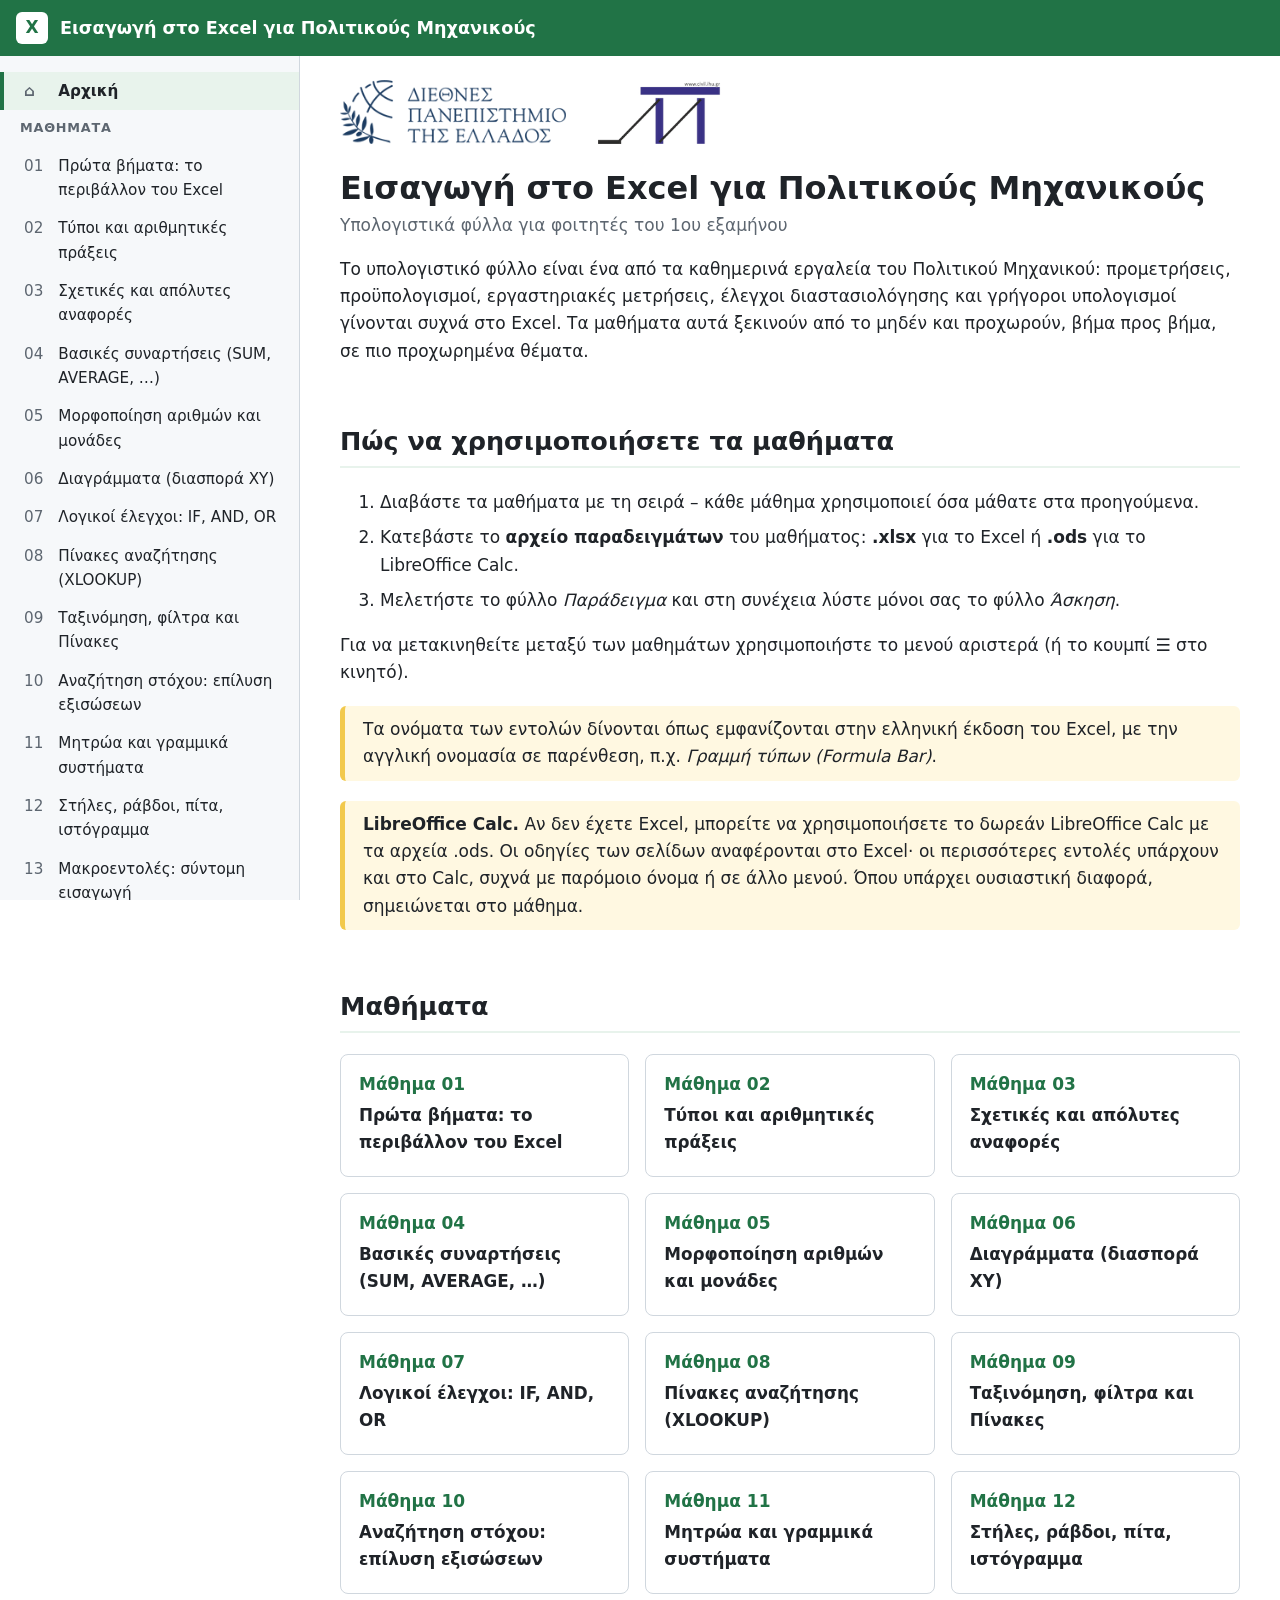
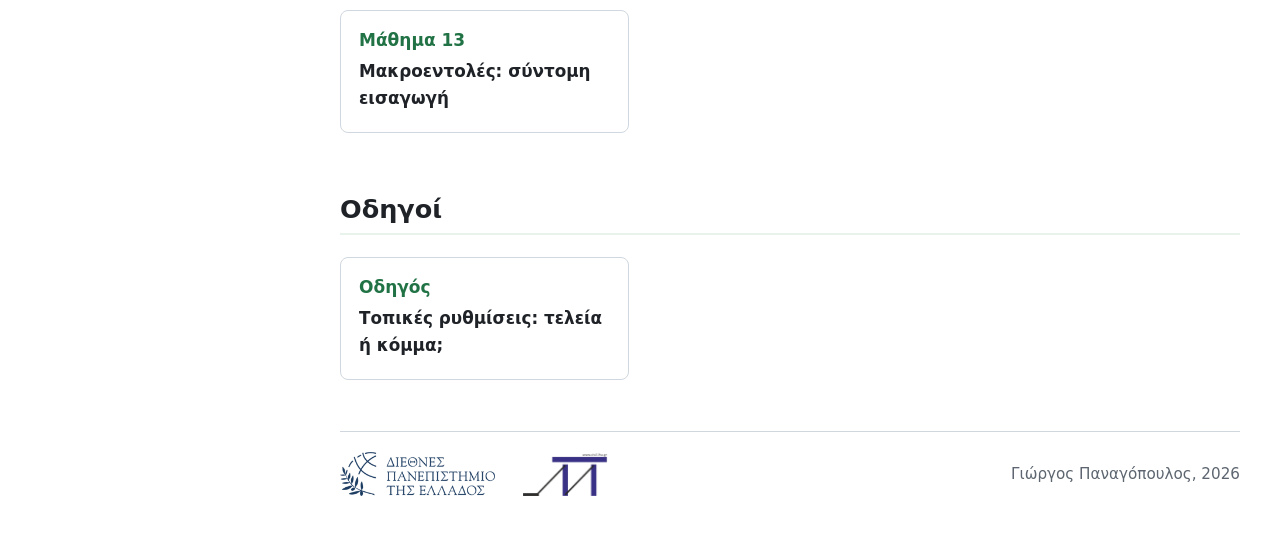
<file: index.html>
<!doctype html>
<html lang="el">
<head>
  <meta charset="utf-8">
  <meta name="viewport" content="width=device-width, initial-scale=1">
  <title>Εισαγωγή στο Excel για Πολιτικούς Μηχανικούς</title>
  <link rel="stylesheet" href="assets/css/style.css">
</head>
<body>
<main>
  <div class="brand">
    <img src="assets/img/ihu-logo.png" alt="Διεθνές Πανεπιστήμιο της Ελλάδος">
    <img src="assets/img/civil-ihu-logo.png" alt="Τμήμα Πολιτικών Μηχανικών ΔιΠΑΕ">
  </div>
  <h1>Εισαγωγή στο Excel για Πολιτικούς Μηχανικούς</h1>
  <p class="subtitle">Υπολογιστικά φύλλα για φοιτητές του 1ου εξαμήνου</p>

  <p>
    Το υπολογιστικό φύλλο είναι ένα από τα καθημερινά εργαλεία του Πολιτικού Μηχανικού:
    προμετρήσεις, προϋπολογισμοί, εργαστηριακές μετρήσεις, έλεγχοι διαστασιολόγησης και γρήγοροι
    υπολογισμοί γίνονται συχνά στο Excel. Τα μαθήματα αυτά ξεκινούν από το μηδέν και προχωρούν,
    βήμα προς βήμα, σε πιο προχωρημένα θέματα.
  </p>

  <h2>Πώς να χρησιμοποιήσετε τα μαθήματα</h2>
  <ol class="steps">
    <li>Διαβάστε τα μαθήματα με τη σειρά – κάθε μάθημα χρησιμοποιεί όσα μάθατε στα προηγούμενα.</li>
    <li>Κατεβάστε το <strong>αρχείο παραδειγμάτων</strong> του μαθήματος: <strong>.xlsx</strong> για το Excel ή <strong>.ods</strong> για το LibreOffice Calc.</li>
    <li>Μελετήστε το φύλλο <em>Παράδειγμα</em> και στη συνέχεια λύστε μόνοι σας το φύλλο <em>Άσκηση</em>.</li>
  </ol>
  <p>Για να μετακινηθείτε μεταξύ των μαθημάτων χρησιμοποιήστε το μενού αριστερά (ή το κουμπί ☰ στο κινητό).</p>

  <div class="note">
    Τα ονόματα των εντολών δίνονται όπως εμφανίζονται στην ελληνική έκδοση του Excel, με την
    αγγλική ονομασία σε παρένθεση, π.χ. <em>Γραμμή τύπων (Formula Bar)</em>.
  </div>
  <div class="note">
    <strong>LibreOffice Calc.</strong> Αν δεν έχετε Excel, μπορείτε να χρησιμοποιήσετε το δωρεάν LibreOffice Calc
    με τα αρχεία .ods. Οι οδηγίες των σελίδων αναφέρονται στο Excel· οι περισσότερες εντολές υπάρχουν και στο Calc,
    συχνά με παρόμοιο όνομα ή σε άλλο μενού. Όπου υπάρχει ουσιαστική διαφορά, σημειώνεται στο μάθημα.
  </div>

  <h2>Μαθήματα</h2>
  <div class="cards"></div>

  <h2>Οδηγοί</h2>
  <div class="cards guide-cards"></div>
</main>
<script src="assets/js/site.js"></script>
</body>
</html>
</file>
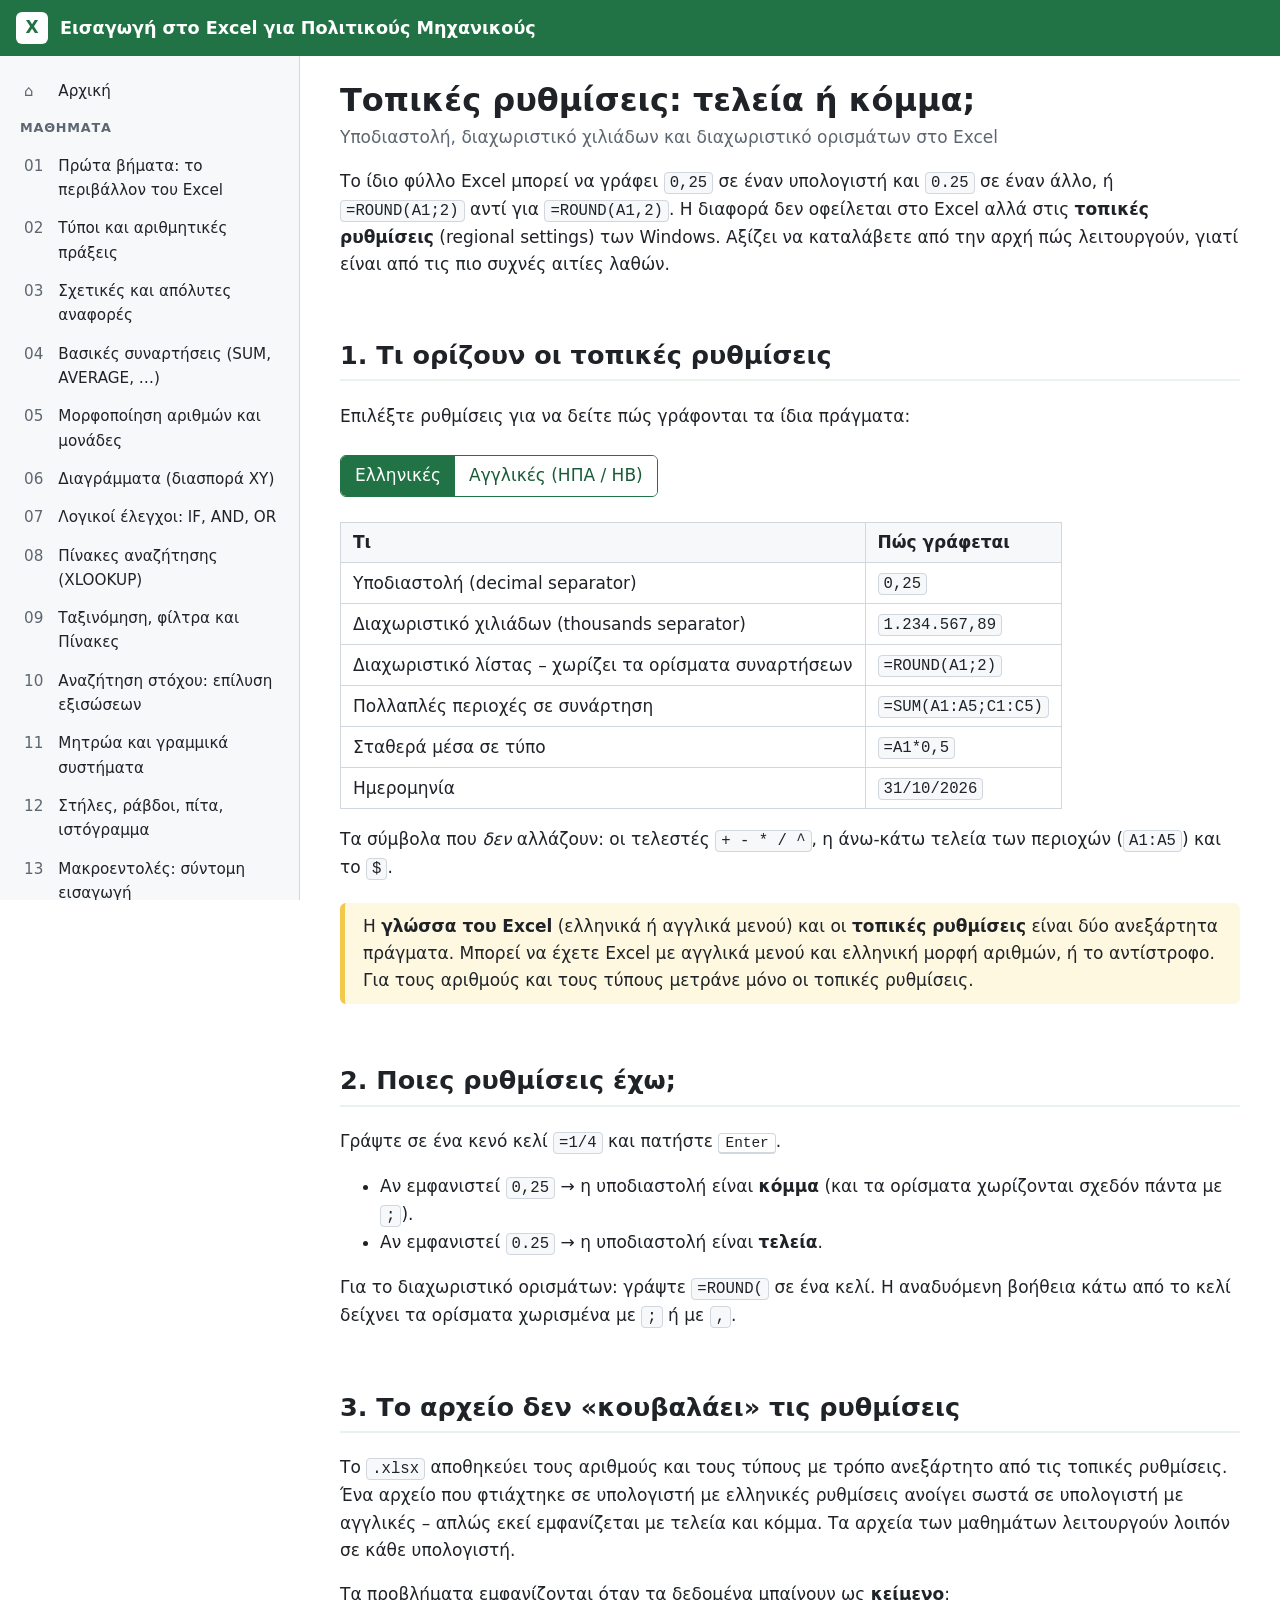
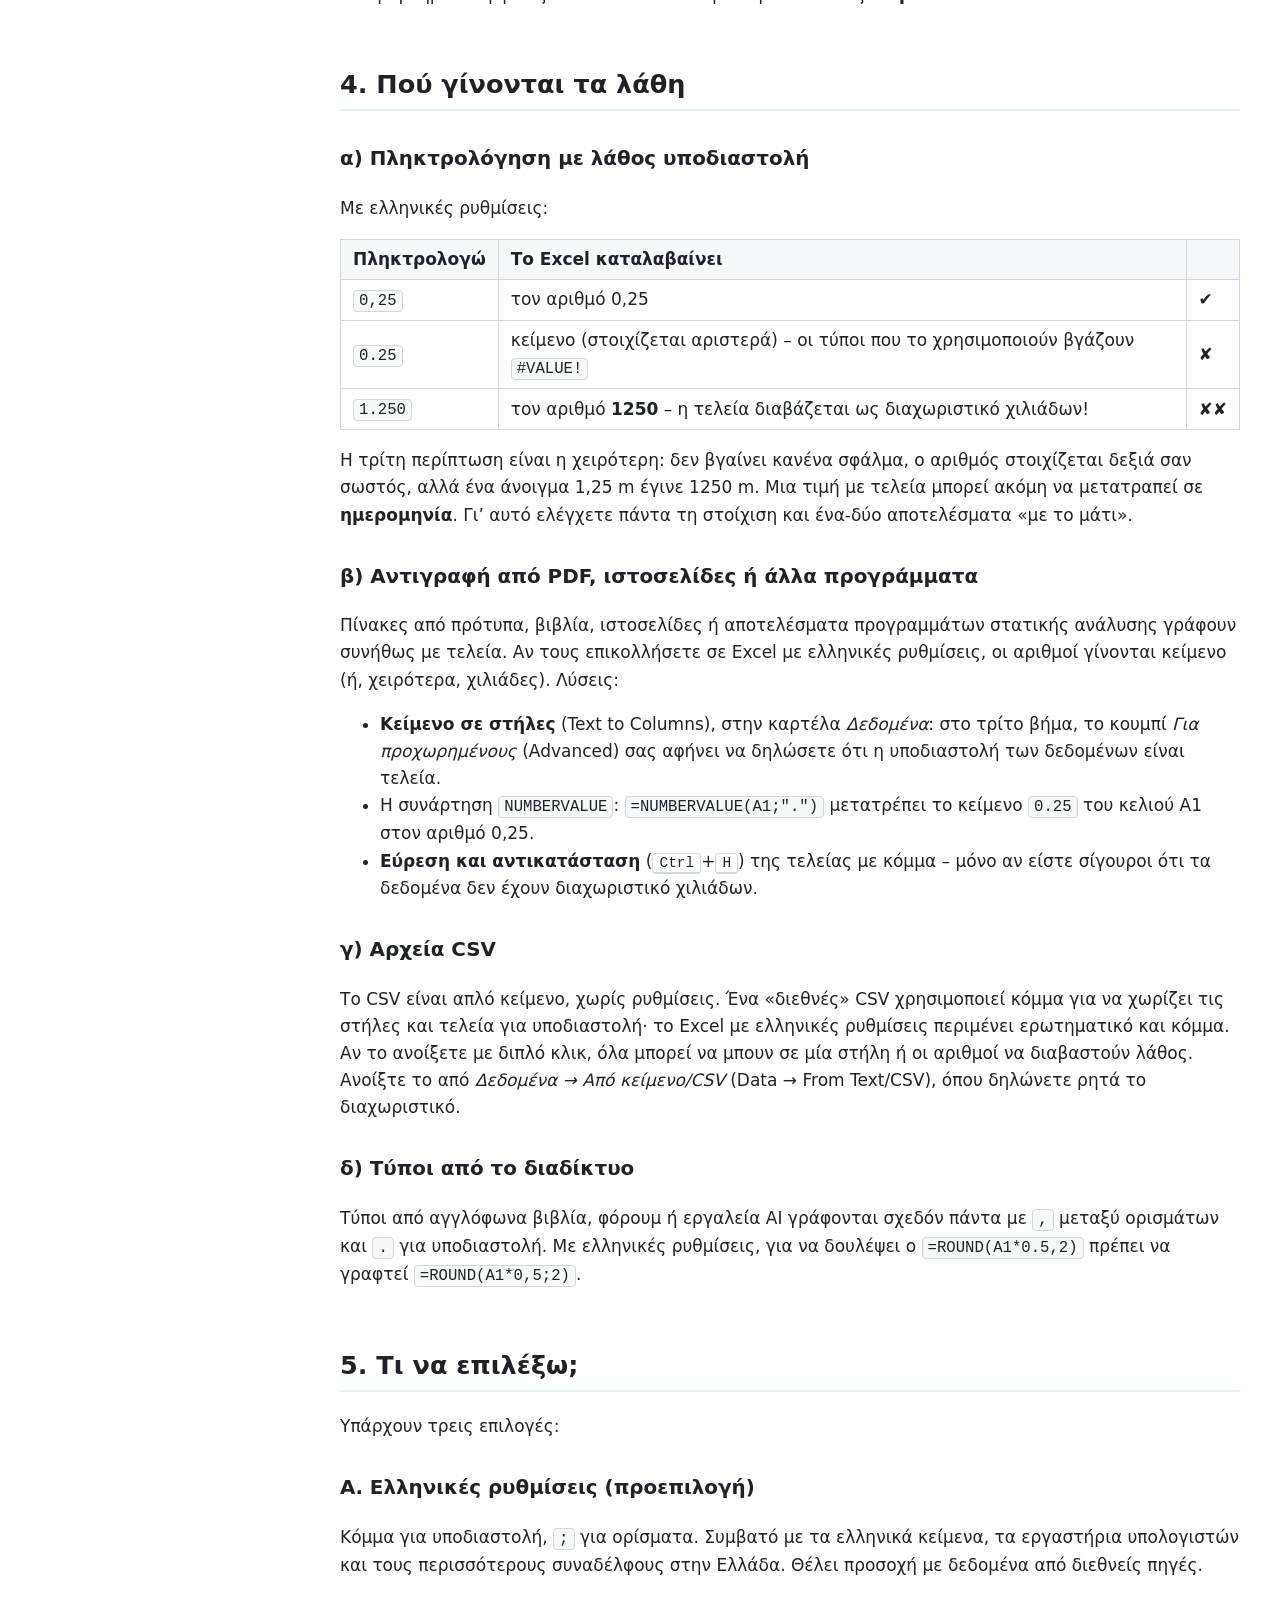
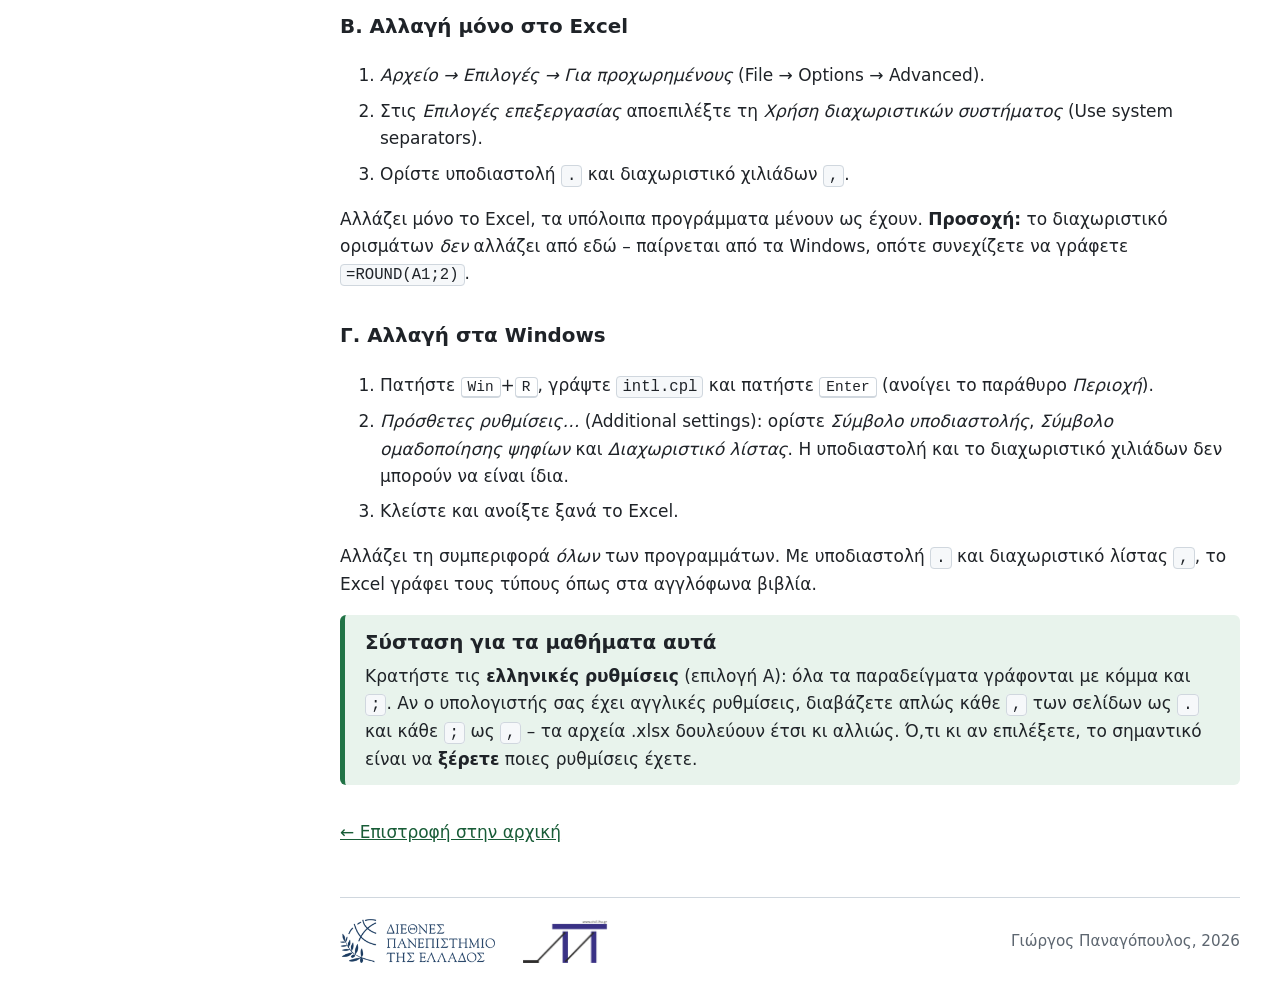
<file: guides/regional-settings.html>
<!doctype html>
<html lang="el">
<head>
  <meta charset="utf-8">
  <meta name="viewport" content="width=device-width, initial-scale=1">
  <title>Τοπικές ρυθμίσεις – Εισαγωγή στο Excel για Πολιτικούς Μηχανικούς</title>
  <link rel="stylesheet" href="../assets/css/style.css">
  <style>
    .toggle { display: inline-flex; border: 1px solid var(--green); border-radius: 6px; overflow: hidden; margin: .5em 0; }
    .toggle button { border: 0; background: #fff; color: var(--green-dark); padding: 6px 14px; font: inherit; cursor: pointer; }
    .toggle button.on { background: var(--green); color: #fff; }
  </style>
</head>
<body>
<main>
  <h1>Τοπικές ρυθμίσεις: τελεία ή κόμμα;</h1>
  <p class="subtitle">Υποδιαστολή, διαχωριστικό χιλιάδων και διαχωριστικό ορισμάτων στο Excel</p>

  <p>
    Το ίδιο φύλλο Excel μπορεί να γράφει <code>0,25</code> σε έναν υπολογιστή και <code>0.25</code> σε
    έναν άλλο, ή <code>=ROUND(A1;2)</code> αντί για <code>=ROUND(A1,2)</code>. Η διαφορά δεν οφείλεται
    στο Excel αλλά στις <strong>τοπικές ρυθμίσεις</strong> (regional settings) των Windows. Αξίζει να
    καταλάβετε από την αρχή πώς λειτουργούν, γιατί είναι από τις πιο συχνές αιτίες λαθών.
  </p>

  <h2>1. Τι ορίζουν οι τοπικές ρυθμίσεις</h2>
  <p>Επιλέξτε ρυθμίσεις για να δείτε πώς γράφονται τα ίδια πράγματα:</p>
  <div class="toggle" role="group" aria-label="Τοπικές ρυθμίσεις">
    <button class="on" data-locale="el">Ελληνικές</button>
    <button data-locale="en">Αγγλικές (ΗΠΑ / ΗΒ)</button>
  </div>
  <table class="plain" id="locale-table">
    <tr><th>Τι</th><th>Πώς γράφεται</th></tr>
    <tr><td>Υποδιαστολή (decimal separator)</td><td><code data-el="0,25" data-en="0.25"></code></td></tr>
    <tr><td>Διαχωριστικό χιλιάδων (thousands separator)</td><td><code data-el="1.234.567,89" data-en="1,234,567.89"></code></td></tr>
    <tr><td>Διαχωριστικό λίστας – χωρίζει τα ορίσματα συναρτήσεων</td><td><code data-el="=ROUND(A1;2)" data-en="=ROUND(A1,2)"></code></td></tr>
    <tr><td>Πολλαπλές περιοχές σε συνάρτηση</td><td><code data-el="=SUM(A1:A5;C1:C5)" data-en="=SUM(A1:A5,C1:C5)"></code></td></tr>
    <tr><td>Σταθερά μέσα σε τύπο</td><td><code data-el="=A1*0,5" data-en="=A1*0.5"></code></td></tr>
    <tr><td>Ημερομηνία</td><td><code data-el="31/10/2026" data-en="10/31/2026 (ΗΠΑ) ή 31/10/2026 (ΗΒ)"></code></td></tr>
  </table>
  <p>
    Τα σύμβολα που <em>δεν</em> αλλάζουν: οι τελεστές <code>+ - * / ^</code>, η άνω-κάτω τελεία των
    περιοχών (<code>A1:A5</code>) και το <code>$</code>.
  </p>
  <div class="note">
    Η <strong>γλώσσα του Excel</strong> (ελληνικά ή αγγλικά μενού) και οι <strong>τοπικές ρυθμίσεις</strong>
    είναι δύο ανεξάρτητα πράγματα. Μπορεί να έχετε Excel με αγγλικά μενού και ελληνική μορφή αριθμών, ή το
    αντίστροφο. Για τους αριθμούς και τους τύπους μετράνε μόνο οι τοπικές ρυθμίσεις.
  </div>

  <h2>2. Ποιες ρυθμίσεις έχω;</h2>
  <p>Γράψτε σε ένα κενό κελί <code>=1/4</code> και πατήστε <kbd>Enter</kbd>.</p>
  <ul>
    <li>Αν εμφανιστεί <code>0,25</code> → η υποδιαστολή είναι <strong>κόμμα</strong> (και τα ορίσματα χωρίζονται σχεδόν πάντα με <code>;</code>).</li>
    <li>Αν εμφανιστεί <code>0.25</code> → η υποδιαστολή είναι <strong>τελεία</strong>.</li>
  </ul>
  <p>
    Για το διαχωριστικό ορισμάτων: γράψτε <code>=ROUND(</code> σε ένα κελί. Η αναδυόμενη βοήθεια κάτω από
    το κελί δείχνει τα ορίσματα χωρισμένα με <code>;</code> ή με <code>,</code>.
  </p>

  <h2>3. Το αρχείο δεν «κουβαλάει» τις ρυθμίσεις</h2>
  <p>
    Το <code>.xlsx</code> αποθηκεύει τους αριθμούς και τους τύπους με τρόπο ανεξάρτητο από τις τοπικές
    ρυθμίσεις. Ένα αρχείο που φτιάχτηκε σε υπολογιστή με ελληνικές ρυθμίσεις ανοίγει σωστά σε υπολογιστή
    με αγγλικές – απλώς εκεί εμφανίζεται με τελεία και κόμμα. Τα αρχεία των μαθημάτων λειτουργούν
    λοιπόν σε κάθε υπολογιστή.
  </p>
  <p>Τα προβλήματα εμφανίζονται όταν τα δεδομένα μπαίνουν ως <strong>κείμενο</strong>:</p>

  <h2>4. Πού γίνονται τα λάθη</h2>
  <h3>α) Πληκτρολόγηση με λάθος υποδιαστολή</h3>
  <p>Με ελληνικές ρυθμίσεις:</p>
  <table class="plain">
    <tr><th>Πληκτρολογώ</th><th>Το Excel καταλαβαίνει</th><th></th></tr>
    <tr><td><code>0,25</code></td><td>τον αριθμό 0,25</td><td>✔</td></tr>
    <tr><td><code>0.25</code></td><td>κείμενο (στοιχίζεται αριστερά) – οι τύποι που το χρησιμοποιούν βγάζουν <code>#VALUE!</code></td><td>✘</td></tr>
    <tr><td><code>1.250</code></td><td>τον αριθμό <strong>1250</strong> – η τελεία διαβάζεται ως διαχωριστικό χιλιάδων!</td><td>✘✘</td></tr>
  </table>
  <p>
    Η τρίτη περίπτωση είναι η χειρότερη: δεν βγαίνει κανένα σφάλμα, ο αριθμός στοιχίζεται δεξιά σαν
    σωστός, αλλά ένα άνοιγμα 1,25 m έγινε 1250 m. Μια τιμή με τελεία μπορεί ακόμη να μετατραπεί
    σε <strong>ημερομηνία</strong>. Γι’ αυτό ελέγχετε πάντα τη στοίχιση και ένα-δύο αποτελέσματα «με το μάτι».
  </p>

  <h3>β) Αντιγραφή από PDF, ιστοσελίδες ή άλλα προγράμματα</h3>
  <p>
    Πίνακες από πρότυπα, βιβλία, ιστοσελίδες ή αποτελέσματα προγραμμάτων στατικής ανάλυσης γράφουν
    συνήθως με τελεία. Αν τους επικολλήσετε σε Excel με ελληνικές ρυθμίσεις, οι αριθμοί γίνονται κείμενο
    (ή, χειρότερα, χιλιάδες). Λύσεις:
  </p>
  <ul>
    <li><strong>Κείμενο σε στήλες</strong> (Text to Columns), στην καρτέλα <em>Δεδομένα</em>: στο τρίτο βήμα, το
      κουμπί <em>Για προχωρημένους</em> (Advanced) σας αφήνει να δηλώσετε ότι η υποδιαστολή των δεδομένων είναι τελεία.</li>
    <li>Η συνάρτηση <code>NUMBERVALUE</code>: <code>=NUMBERVALUE(A1;".")</code> μετατρέπει το κείμενο
      <code>0.25</code> του κελιού A1 στον αριθμό 0,25.</li>
    <li><strong>Εύρεση και αντικατάσταση</strong> (<kbd>Ctrl</kbd>+<kbd>H</kbd>) της τελείας με κόμμα –
      μόνο αν είστε σίγουροι ότι τα δεδομένα δεν έχουν διαχωριστικό χιλιάδων.</li>
  </ul>

  <h3>γ) Αρχεία CSV</h3>
  <p>
    Το CSV είναι απλό κείμενο, χωρίς ρυθμίσεις. Ένα «διεθνές» CSV χρησιμοποιεί κόμμα για να χωρίζει τις
    στήλες και τελεία για υποδιαστολή· το Excel με ελληνικές ρυθμίσεις περιμένει ερωτηματικό και κόμμα.
    Αν το ανοίξετε με διπλό κλικ, όλα μπορεί να μπουν σε μία στήλη ή οι αριθμοί να διαβαστούν λάθος.
    Ανοίξτε το από <em>Δεδομένα → Από κείμενο/CSV</em> (Data → From Text/CSV), όπου δηλώνετε ρητά το
    διαχωριστικό.
  </p>

  <h3>δ) Τύποι από το διαδίκτυο</h3>
  <p>
    Τύποι από αγγλόφωνα βιβλία, φόρουμ ή εργαλεία AI γράφονται σχεδόν πάντα με <code>,</code> μεταξύ
    ορισμάτων και <code>.</code> για υποδιαστολή. Με ελληνικές ρυθμίσεις, για να δουλέψει ο
    <code>=ROUND(A1*0.5,2)</code> πρέπει να γραφτεί <code>=ROUND(A1*0,5;2)</code>.
  </p>

  <h2>5. Τι να επιλέξω;</h2>
  <p>Υπάρχουν τρεις επιλογές:</p>

  <h3>Α. Ελληνικές ρυθμίσεις (προεπιλογή)</h3>
  <p>
    Κόμμα για υποδιαστολή, <code>;</code> για ορίσματα. Συμβατό με τα ελληνικά κείμενα, τα εργαστήρια
    υπολογιστών και τους περισσότερους συναδέλφους στην Ελλάδα. Θέλει προσοχή με δεδομένα από διεθνείς πηγές.
  </p>

  <h3>Β. Αλλαγή μόνο στο Excel</h3>
  <ol class="steps">
    <li><em>Αρχείο → Επιλογές → Για προχωρημένους</em> (File → Options → Advanced).</li>
    <li>Στις <em>Επιλογές επεξεργασίας</em> αποεπιλέξτε τη <em>Χρήση διαχωριστικών συστήματος</em> (Use system separators).</li>
    <li>Ορίστε υποδιαστολή <code>.</code> και διαχωριστικό χιλιάδων <code>,</code>.</li>
  </ol>
  <p>
    Αλλάζει μόνο το Excel, τα υπόλοιπα προγράμματα μένουν ως έχουν. <strong>Προσοχή:</strong> το
    διαχωριστικό ορισμάτων <em>δεν</em> αλλάζει από εδώ – παίρνεται από τα Windows, οπότε συνεχίζετε να
    γράφετε <code>=ROUND(A1;2)</code>.
  </p>

  <h3>Γ. Αλλαγή στα Windows</h3>
  <ol class="steps">
    <li>Πατήστε <kbd>Win</kbd>+<kbd>R</kbd>, γράψτε <code>intl.cpl</code> και πατήστε <kbd>Enter</kbd> (ανοίγει το παράθυρο <em>Περιοχή</em>).</li>
    <li><em>Πρόσθετες ρυθμίσεις…</em> (Additional settings): ορίστε <em>Σύμβολο υποδιαστολής</em>,
      <em>Σύμβολο ομαδοποίησης ψηφίων</em> και <em>Διαχωριστικό λίστας</em>. Η υποδιαστολή και το
      διαχωριστικό χιλιάδων δεν μπορούν να είναι ίδια.</li>
    <li>Κλείστε και ανοίξτε ξανά το Excel.</li>
  </ol>
  <p>
    Αλλάζει τη συμπεριφορά <em>όλων</em> των προγραμμάτων. Με υποδιαστολή <code>.</code> και διαχωριστικό
    λίστας <code>,</code>, το Excel γράφει τους τύπους όπως στα αγγλόφωνα βιβλία.
  </p>

  <div class="goals">
    <h3>Σύσταση για τα μαθήματα αυτά</h3>
    <p style="margin:0">
      Κρατήστε τις <strong>ελληνικές ρυθμίσεις</strong> (επιλογή Α): όλα τα παραδείγματα γράφονται με
      κόμμα και <code>;</code>. Αν ο υπολογιστής σας έχει αγγλικές ρυθμίσεις, διαβάζετε απλώς κάθε
      <code>,</code> των σελίδων ως <code>.</code> και κάθε <code>;</code> ως <code>,</code> – τα αρχεία
      .xlsx δουλεύουν έτσι κι αλλιώς. Ό,τι κι αν επιλέξετε, το σημαντικό είναι να <strong>ξέρετε</strong>
      ποιες ρυθμίσεις έχετε.
    </p>
  </div>

  <p style="margin-top:2em"><a href="../index.html">← Επιστροφή στην αρχική</a></p>
</main>
<script src="../assets/js/site.js"></script>
<script>
  const show = (loc) => {
    document.querySelectorAll("#locale-table code").forEach((c) => (c.textContent = c.dataset[loc]));
    document.querySelectorAll(".toggle button").forEach((b) => b.classList.toggle("on", b.dataset.locale === loc));
  };
  document.querySelectorAll(".toggle button").forEach((b) => b.addEventListener("click", () => show(b.dataset.locale)));
  show("el");
</script>
</body>
</html>
</file>
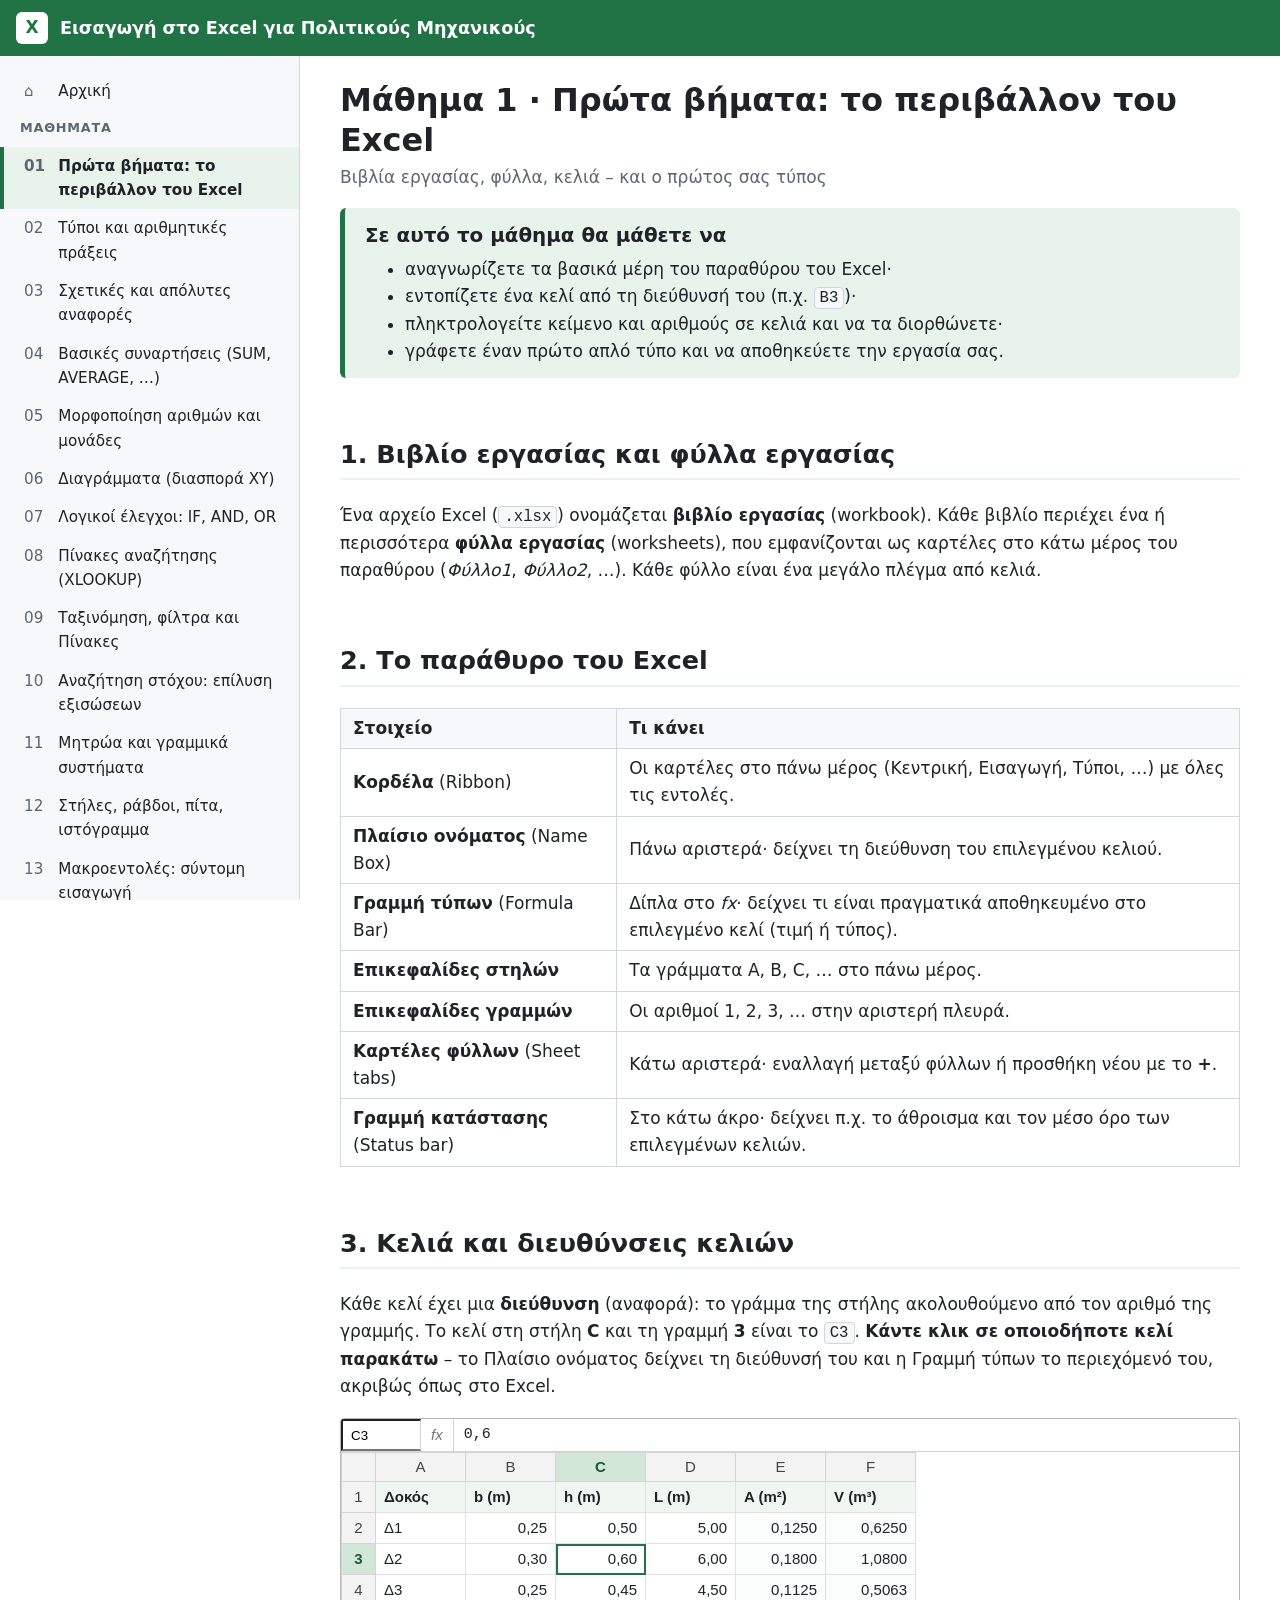
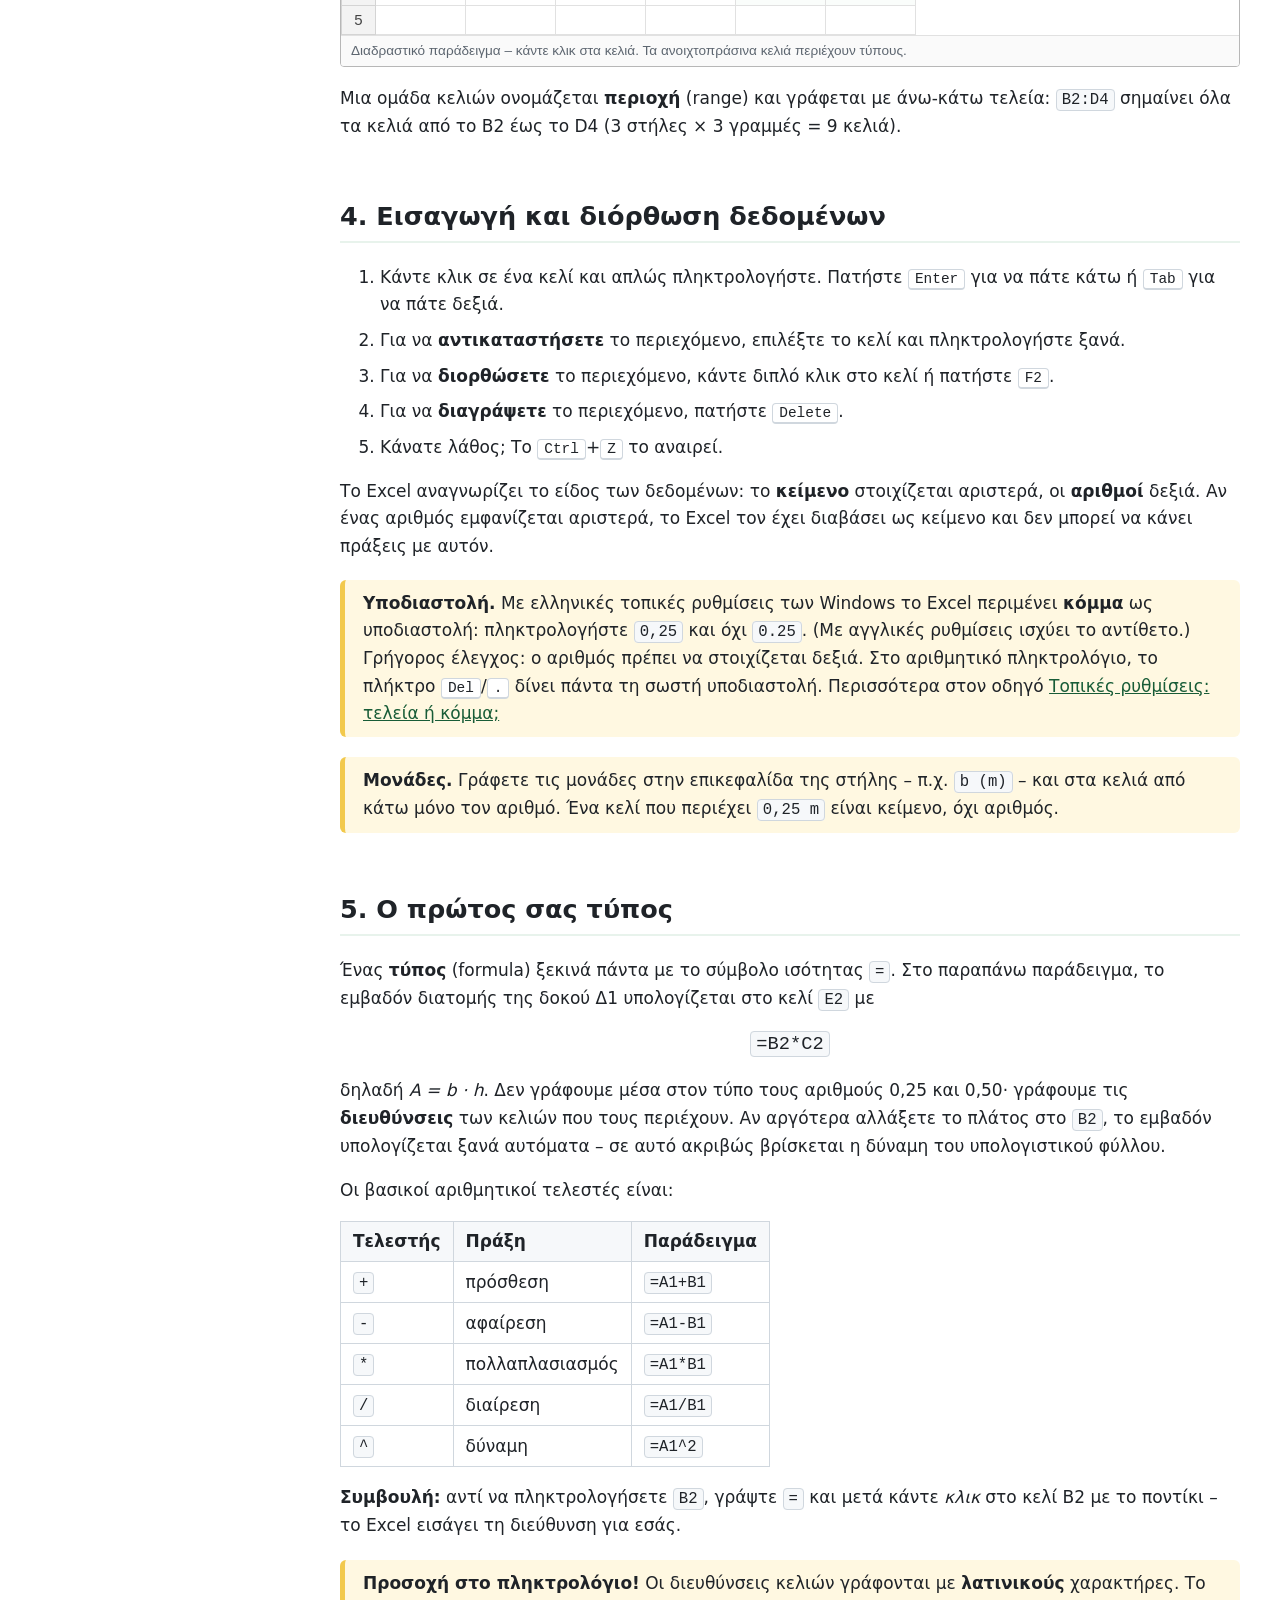
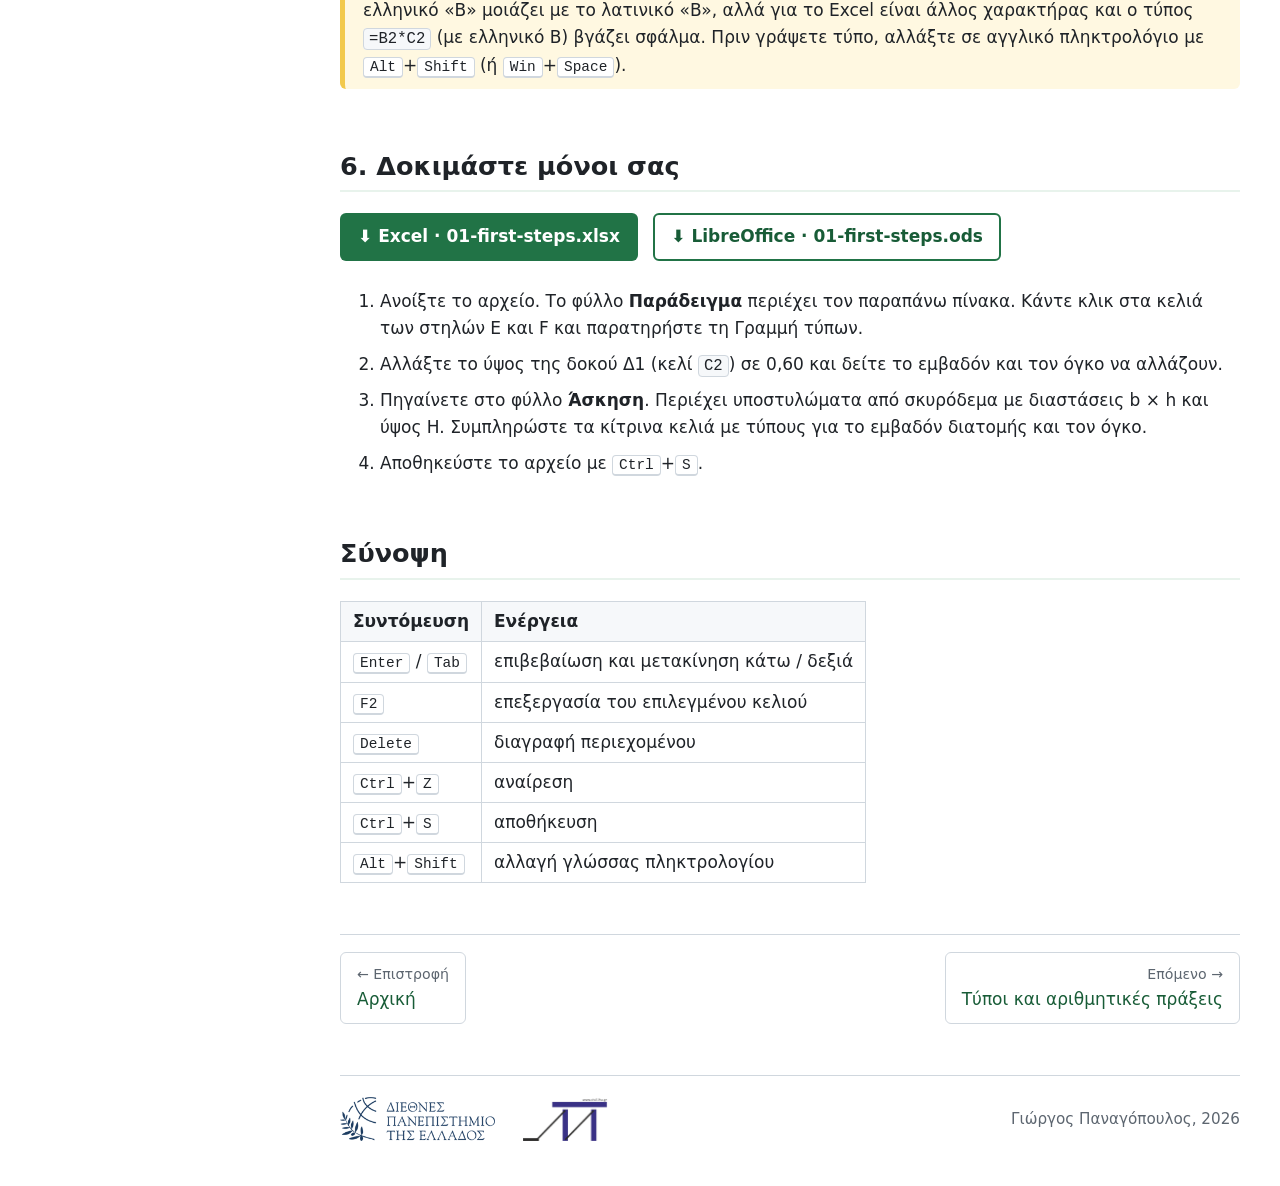
<file: lessons/01-first-steps.html>
<!doctype html>
<html lang="el">
<head>
  <meta charset="utf-8">
  <meta name="viewport" content="width=device-width, initial-scale=1">
  <title>01 · Πρώτα βήματα – Εισαγωγή στο Excel για Πολιτικούς Μηχανικούς</title>
  <link rel="stylesheet" href="../assets/css/style.css">
</head>
<body>
<main>
  <h1>Μάθημα 1 · Πρώτα βήματα: το περιβάλλον του Excel</h1>
  <p class="subtitle">Βιβλία εργασίας, φύλλα, κελιά – και ο πρώτος σας τύπος</p>

  <div class="goals">
    <h3>Σε αυτό το μάθημα θα μάθετε να</h3>
    <ul>
      <li>αναγνωρίζετε τα βασικά μέρη του παραθύρου του Excel·</li>
      <li>εντοπίζετε ένα κελί από τη διεύθυνσή του (π.χ. <code>B3</code>)·</li>
      <li>πληκτρολογείτε κείμενο και αριθμούς σε κελιά και να τα διορθώνετε·</li>
      <li>γράφετε έναν πρώτο απλό τύπο και να αποθηκεύετε την εργασία σας.</li>
    </ul>
  </div>

  <h2>1. Βιβλίο εργασίας και φύλλα εργασίας</h2>
  <p>
    Ένα αρχείο Excel (<code>.xlsx</code>) ονομάζεται <strong>βιβλίο εργασίας</strong> (workbook).
    Κάθε βιβλίο περιέχει ένα ή περισσότερα <strong>φύλλα εργασίας</strong> (worksheets), που
    εμφανίζονται ως καρτέλες στο κάτω μέρος του παραθύρου (<em>Φύλλο1</em>, <em>Φύλλο2</em>, …).
    Κάθε φύλλο είναι ένα μεγάλο πλέγμα από κελιά.
  </p>

  <h2>2. Το παράθυρο του Excel</h2>
  <table class="plain">
    <tr><th>Στοιχείο</th><th>Τι κάνει</th></tr>
    <tr><td><strong>Κορδέλα</strong> (Ribbon)</td><td>Οι καρτέλες στο πάνω μέρος (Κεντρική, Εισαγωγή, Τύποι, …) με όλες τις εντολές.</td></tr>
    <tr><td><strong>Πλαίσιο ονόματος</strong> (Name Box)</td><td>Πάνω αριστερά· δείχνει τη διεύθυνση του επιλεγμένου κελιού.</td></tr>
    <tr><td><strong>Γραμμή τύπων</strong> (Formula Bar)</td><td>Δίπλα στο <em>fx</em>· δείχνει τι είναι πραγματικά αποθηκευμένο στο επιλεγμένο κελί (τιμή ή τύπος).</td></tr>
    <tr><td><strong>Επικεφαλίδες στηλών</strong></td><td>Τα γράμματα A, B, C, … στο πάνω μέρος.</td></tr>
    <tr><td><strong>Επικεφαλίδες γραμμών</strong></td><td>Οι αριθμοί 1, 2, 3, … στην αριστερή πλευρά.</td></tr>
    <tr><td><strong>Καρτέλες φύλλων</strong> (Sheet tabs)</td><td>Κάτω αριστερά· εναλλαγή μεταξύ φύλλων ή προσθήκη νέου με το <strong>+</strong>.</td></tr>
    <tr><td><strong>Γραμμή κατάστασης</strong> (Status bar)</td><td>Στο κάτω άκρο· δείχνει π.χ. το άθροισμα και τον μέσο όρο των επιλεγμένων κελιών.</td></tr>
  </table>

  <h2>3. Κελιά και διευθύνσεις κελιών</h2>
  <p>
    Κάθε κελί έχει μια <strong>διεύθυνση</strong> (αναφορά): το γράμμα της στήλης ακολουθούμενο από
    τον αριθμό της γραμμής. Το κελί στη στήλη <strong>C</strong> και τη γραμμή <strong>3</strong> είναι
    το <code>C3</code>. <strong>Κάντε κλικ σε οποιοδήποτε κελί παρακάτω</strong> – το Πλαίσιο ονόματος
    δείχνει τη διεύθυνσή του και η Γραμμή τύπων το περιεχόμενό του, ακριβώς όπως στο Excel.
  </p>

  <div class="xl" data-sheet='{
    "cols": 6, "rows": 5, "start": "C3",
    "caption": "Διαδραστικό παράδειγμα – κάντε κλικ στα κελιά. Τα ανοιχτοπράσινα κελιά περιέχουν τύπους.",
    "cells": {
      "A1": {"v": "Δοκός", "hdr": 1}, "B1": {"v": "b (m)", "hdr": 1}, "C1": {"v": "h (m)", "hdr": 1},
      "D1": {"v": "L (m)", "hdr": 1}, "E1": {"v": "A (m²)", "hdr": 1}, "F1": {"v": "V (m³)", "hdr": 1},
      "A2": {"v": "Δ1"}, "B2": {"v": 0.25, "d": 2}, "C2": {"v": 0.50, "d": 2}, "D2": {"v": 5.00, "d": 2},
      "E2": {"v": 0.125, "d": 4, "f": "=B2*C2"}, "F2": {"v": 0.625, "d": 4, "f": "=E2*D2"},
      "A3": {"v": "Δ2"}, "B3": {"v": 0.30, "d": 2}, "C3": {"v": 0.60, "d": 2}, "D3": {"v": 6.00, "d": 2},
      "E3": {"v": 0.18, "d": 4, "f": "=B3*C3"}, "F3": {"v": 1.08, "d": 4, "f": "=E3*D3"},
      "A4": {"v": "Δ3"}, "B4": {"v": 0.25, "d": 2}, "C4": {"v": 0.45, "d": 2}, "D4": {"v": 4.50, "d": 2},
      "E4": {"v": 0.1125, "d": 4, "f": "=B4*C4"}, "F4": {"v": 0.50625, "d": 4, "f": "=E4*D4"}
    }}'></div>

  <p>
    Μια ομάδα κελιών ονομάζεται <strong>περιοχή</strong> (range) και γράφεται με άνω-κάτω τελεία:
    <code>B2:D4</code> σημαίνει όλα τα κελιά από το B2 έως το D4 (3 στήλες × 3 γραμμές = 9 κελιά).
  </p>

  <h2>4. Εισαγωγή και διόρθωση δεδομένων</h2>
  <ol class="steps">
    <li>Κάντε κλικ σε ένα κελί και απλώς πληκτρολογήστε. Πατήστε <kbd>Enter</kbd> για να πάτε κάτω ή <kbd>Tab</kbd> για να πάτε δεξιά.</li>
    <li>Για να <strong>αντικαταστήσετε</strong> το περιεχόμενο, επιλέξτε το κελί και πληκτρολογήστε ξανά.</li>
    <li>Για να <strong>διορθώσετε</strong> το περιεχόμενο, κάντε διπλό κλικ στο κελί ή πατήστε <kbd>F2</kbd>.</li>
    <li>Για να <strong>διαγράψετε</strong> το περιεχόμενο, πατήστε <kbd>Delete</kbd>.</li>
    <li>Κάνατε λάθος; Το <kbd>Ctrl</kbd>+<kbd>Z</kbd> το αναιρεί.</li>
  </ol>
  <p>
    Το Excel αναγνωρίζει το είδος των δεδομένων: το <strong>κείμενο</strong> στοιχίζεται αριστερά,
    οι <strong>αριθμοί</strong> δεξιά. Αν ένας αριθμός εμφανίζεται αριστερά, το Excel τον έχει
    διαβάσει ως κείμενο και δεν μπορεί να κάνει πράξεις με αυτόν.
  </p>
  <div class="note">
    <strong>Υποδιαστολή.</strong> Με ελληνικές τοπικές ρυθμίσεις των Windows το Excel περιμένει
    <strong>κόμμα</strong> ως υποδιαστολή: πληκτρολογήστε <code>0,25</code> και όχι <code>0.25</code>.
    (Με αγγλικές ρυθμίσεις ισχύει το αντίθετο.) Γρήγορος έλεγχος: ο αριθμός πρέπει να στοιχίζεται δεξιά.
    Στο αριθμητικό πληκτρολόγιο, το πλήκτρο <kbd>Del</kbd>/<kbd>.</kbd> δίνει πάντα τη σωστή υποδιαστολή.
    Περισσότερα στον οδηγό <a href="../guides/regional-settings.html">Τοπικές ρυθμίσεις: τελεία ή κόμμα;</a>
  </div>
  <div class="note">
    <strong>Μονάδες.</strong> Γράφετε τις μονάδες στην επικεφαλίδα της στήλης – π.χ. <code>b (m)</code> –
    και στα κελιά από κάτω μόνο τον αριθμό. Ένα κελί που περιέχει <code>0,25 m</code> είναι κείμενο, όχι αριθμός.
  </div>

  <h2>5. Ο πρώτος σας τύπος</h2>
  <p>
    Ένας <strong>τύπος</strong> (formula) ξεκινά πάντα με το σύμβολο ισότητας <code>=</code>.
    Στο παραπάνω παράδειγμα, το εμβαδόν διατομής της δοκού Δ1 υπολογίζεται στο κελί <code>E2</code> με
  </p>
  <p style="text-align:center"><code style="font-size:1.1em">=B2*C2</code></p>
  <p>
    δηλαδή <em>A = b · h</em>. Δεν γράφουμε μέσα στον τύπο τους αριθμούς 0,25 και 0,50· γράφουμε τις
    <strong>διευθύνσεις</strong> των κελιών που τους περιέχουν. Αν αργότερα αλλάξετε το πλάτος στο
    <code>B2</code>, το εμβαδόν υπολογίζεται ξανά αυτόματα – σε αυτό ακριβώς βρίσκεται η δύναμη του
    υπολογιστικού φύλλου.
  </p>
  <p>Οι βασικοί αριθμητικοί τελεστές είναι:</p>
  <table class="plain">
    <tr><th>Τελεστής</th><th>Πράξη</th><th>Παράδειγμα</th></tr>
    <tr><td><code>+</code></td><td>πρόσθεση</td><td><code>=A1+B1</code></td></tr>
    <tr><td><code>-</code></td><td>αφαίρεση</td><td><code>=A1-B1</code></td></tr>
    <tr><td><code>*</code></td><td>πολλαπλασιασμός</td><td><code>=A1*B1</code></td></tr>
    <tr><td><code>/</code></td><td>διαίρεση</td><td><code>=A1/B1</code></td></tr>
    <tr><td><code>^</code></td><td>δύναμη</td><td><code>=A1^2</code></td></tr>
  </table>
  <p>
    <strong>Συμβουλή:</strong> αντί να πληκτρολογήσετε <code>B2</code>, γράψτε <code>=</code> και μετά
    κάντε <em>κλικ</em> στο κελί B2 με το ποντίκι – το Excel εισάγει τη διεύθυνση για εσάς.
  </p>
  <div class="note">
    <strong>Προσοχή στο πληκτρολόγιο!</strong> Οι διευθύνσεις κελιών γράφονται με
    <strong>λατινικούς</strong> χαρακτήρες. Το ελληνικό «Β» μοιάζει με το λατινικό «B», αλλά για το
    Excel είναι άλλος χαρακτήρας και ο τύπος <code>=Β2*C2</code> (με ελληνικό Β) βγάζει σφάλμα.
    Πριν γράψετε τύπο, αλλάξτε σε αγγλικό πληκτρολόγιο με <kbd>Alt</kbd>+<kbd>Shift</kbd>
    (ή <kbd>Win</kbd>+<kbd>Space</kbd>).
  </div>

  <h2>6. Δοκιμάστε μόνοι σας</h2>
  <p>
    <a class="download" href="../files/01-first-steps.xlsx" download>⬇ Excel · 01-first-steps.xlsx</a>
    <a class="download ods" href="../files/01-first-steps.ods" download>⬇ LibreOffice · 01-first-steps.ods</a>
  </p>
  <ol class="steps">
    <li>Ανοίξτε το αρχείο. Το φύλλο <strong>Παράδειγμα</strong> περιέχει τον παραπάνω πίνακα. Κάντε κλικ
      στα κελιά των στηλών E και F και παρατηρήστε τη Γραμμή τύπων.</li>
    <li>Αλλάξτε το ύψος της δοκού Δ1 (κελί <code>C2</code>) σε 0,60 και δείτε το εμβαδόν και τον όγκο να αλλάζουν.</li>
    <li>Πηγαίνετε στο φύλλο <strong>Άσκηση</strong>. Περιέχει υποστυλώματα από σκυρόδεμα με διαστάσεις
      b × h και ύψος H. Συμπληρώστε τα κίτρινα κελιά με τύπους για το εμβαδόν διατομής και τον όγκο.</li>
    <li>Αποθηκεύστε το αρχείο με <kbd>Ctrl</kbd>+<kbd>S</kbd>.</li>
  </ol>

  <h2>Σύνοψη</h2>
  <table class="plain">
    <tr><th>Συντόμευση</th><th>Ενέργεια</th></tr>
    <tr><td><kbd>Enter</kbd> / <kbd>Tab</kbd></td><td>επιβεβαίωση και μετακίνηση κάτω / δεξιά</td></tr>
    <tr><td><kbd>F2</kbd></td><td>επεξεργασία του επιλεγμένου κελιού</td></tr>
    <tr><td><kbd>Delete</kbd></td><td>διαγραφή περιεχομένου</td></tr>
    <tr><td><kbd>Ctrl</kbd>+<kbd>Z</kbd></td><td>αναίρεση</td></tr>
    <tr><td><kbd>Ctrl</kbd>+<kbd>S</kbd></td><td>αποθήκευση</td></tr>
    <tr><td><kbd>Alt</kbd>+<kbd>Shift</kbd></td><td>αλλαγή γλώσσας πληκτρολογίου</td></tr>
  </table>

  <div class="pager"></div>
</main>
<script src="../assets/js/site.js"></script>
</body>
</html>
</file>
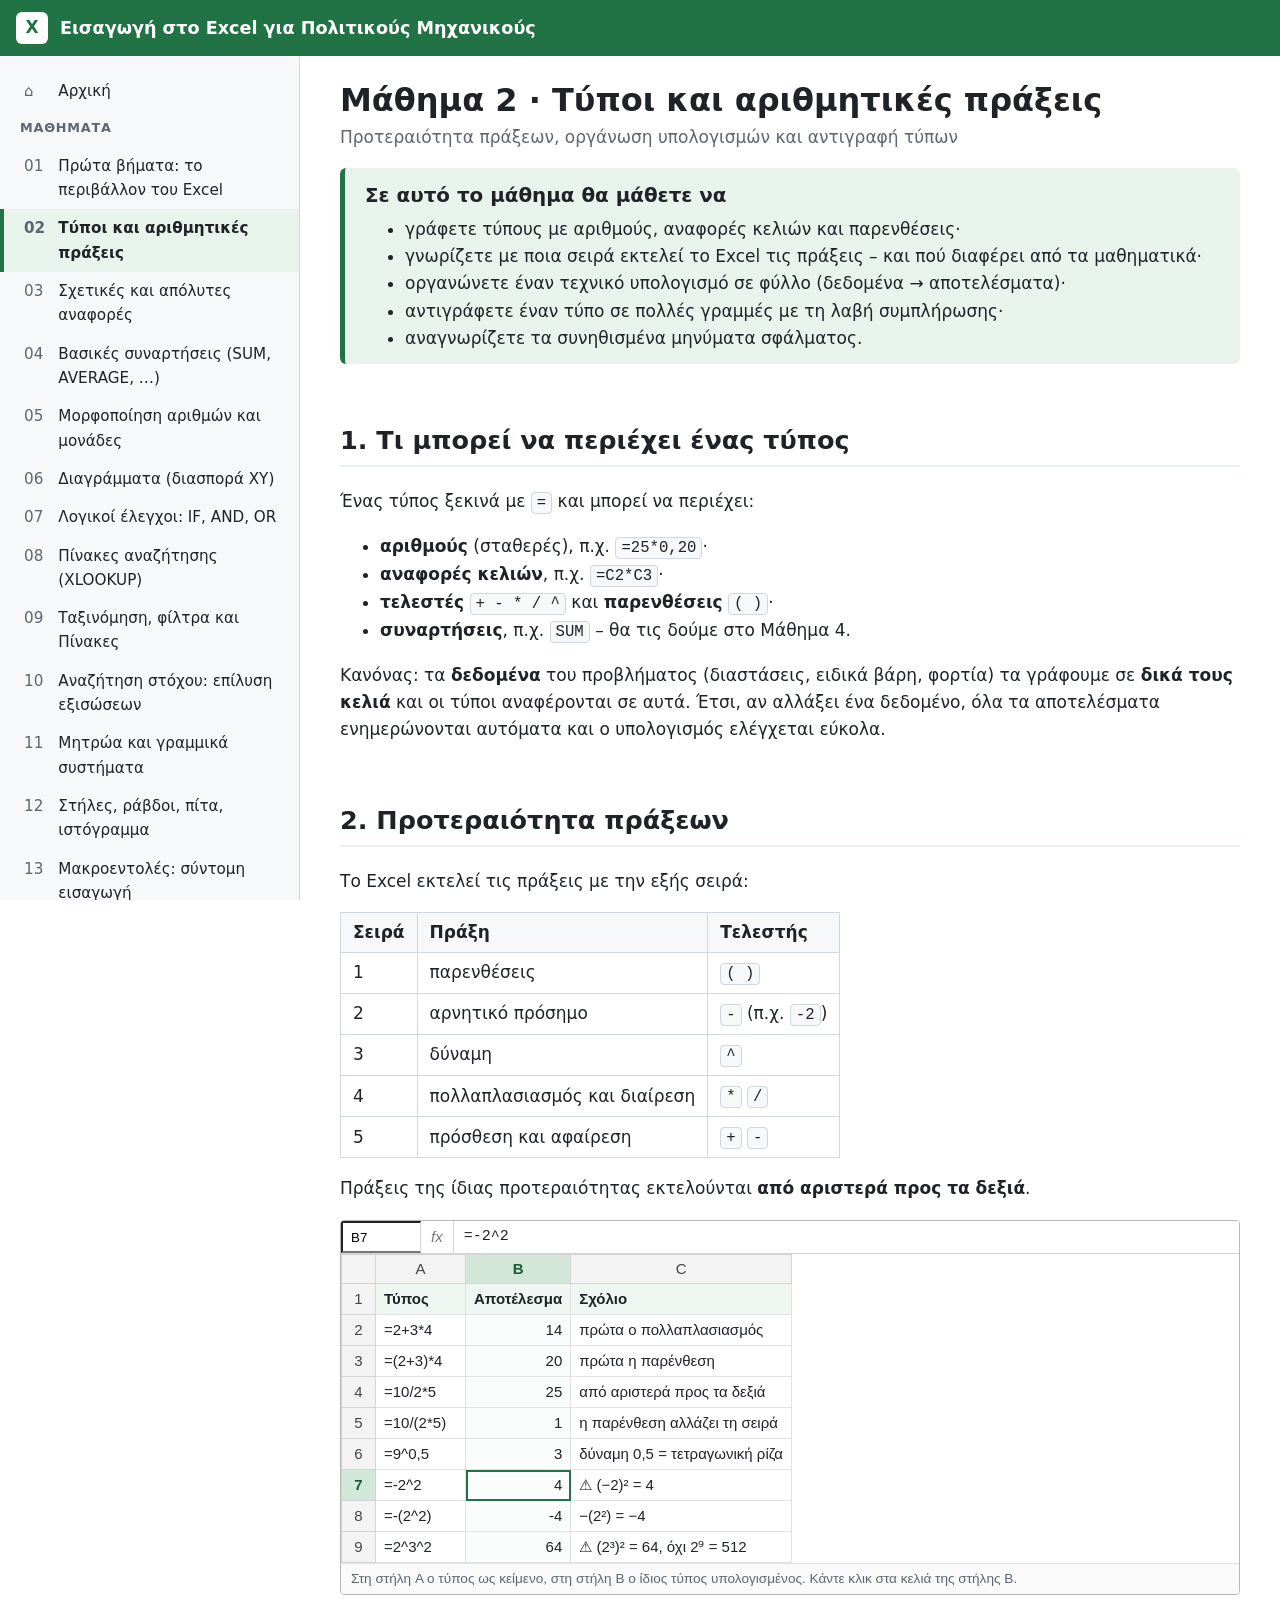
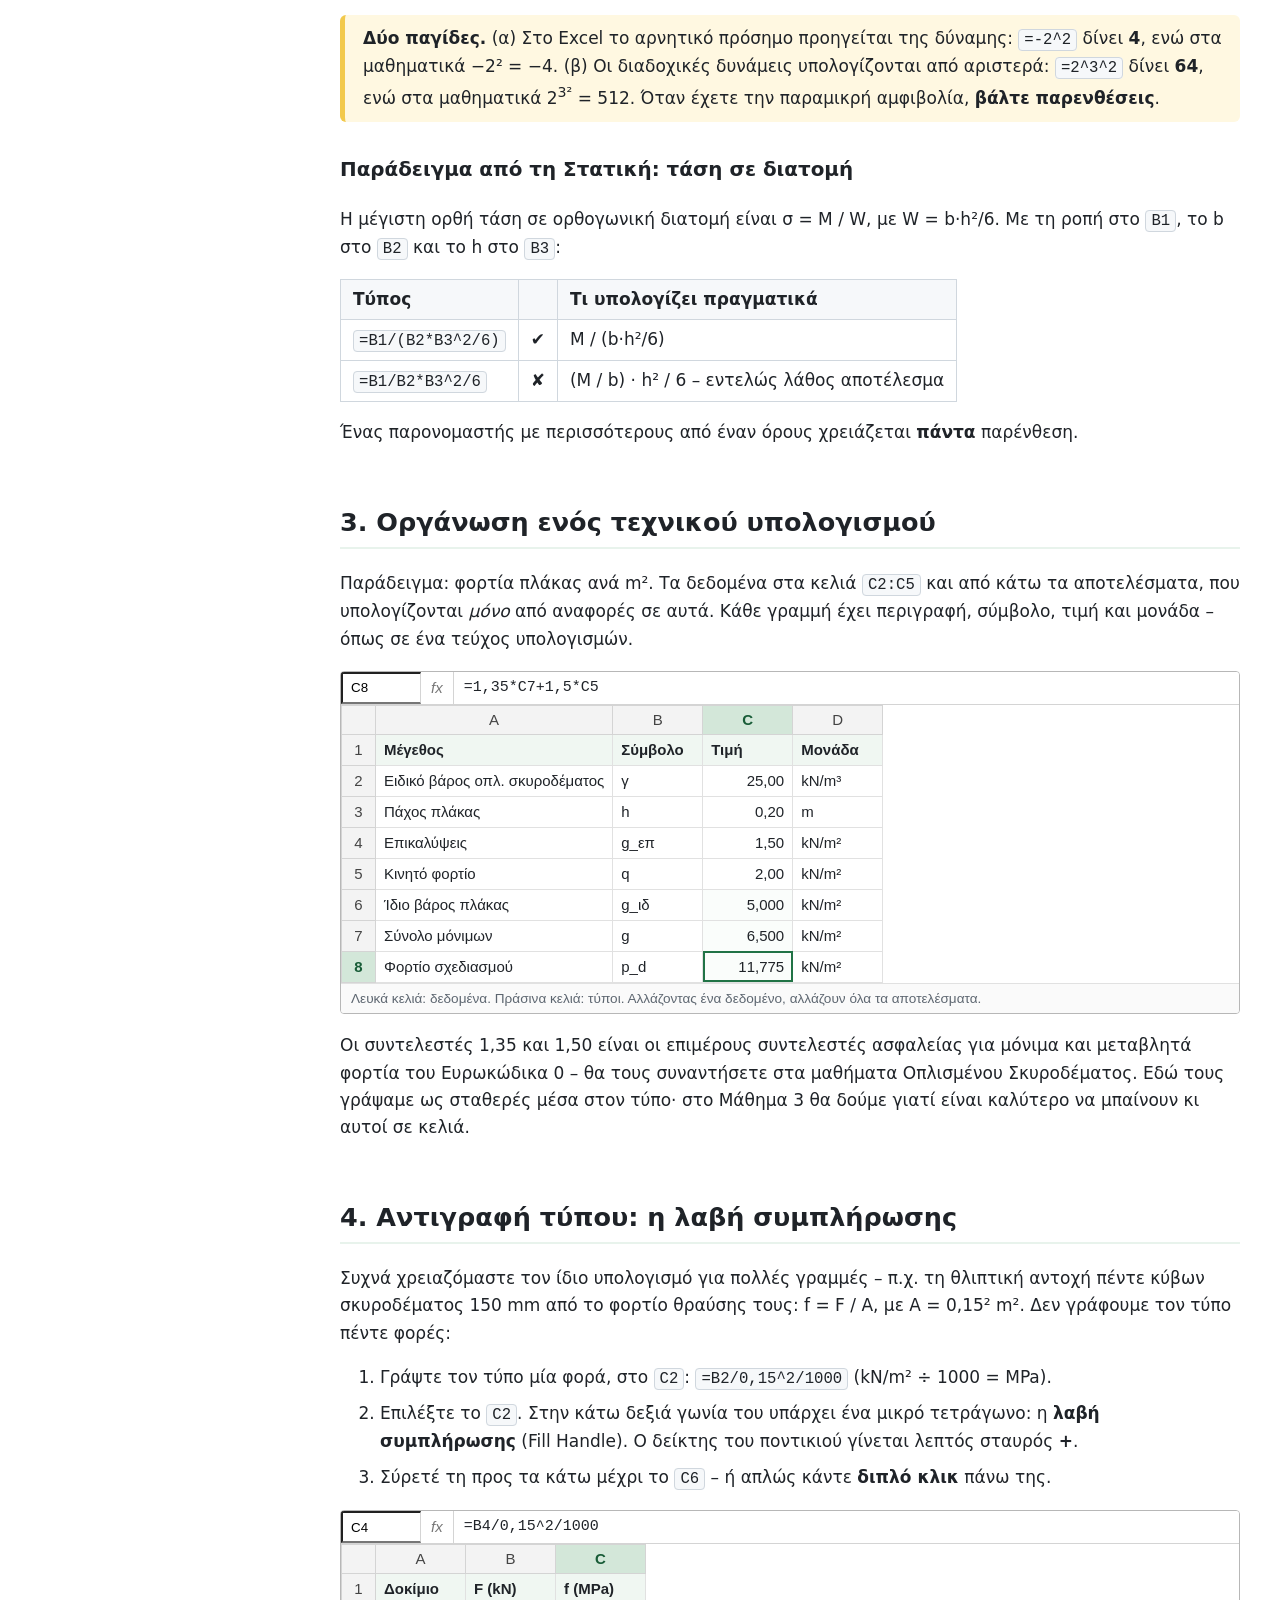
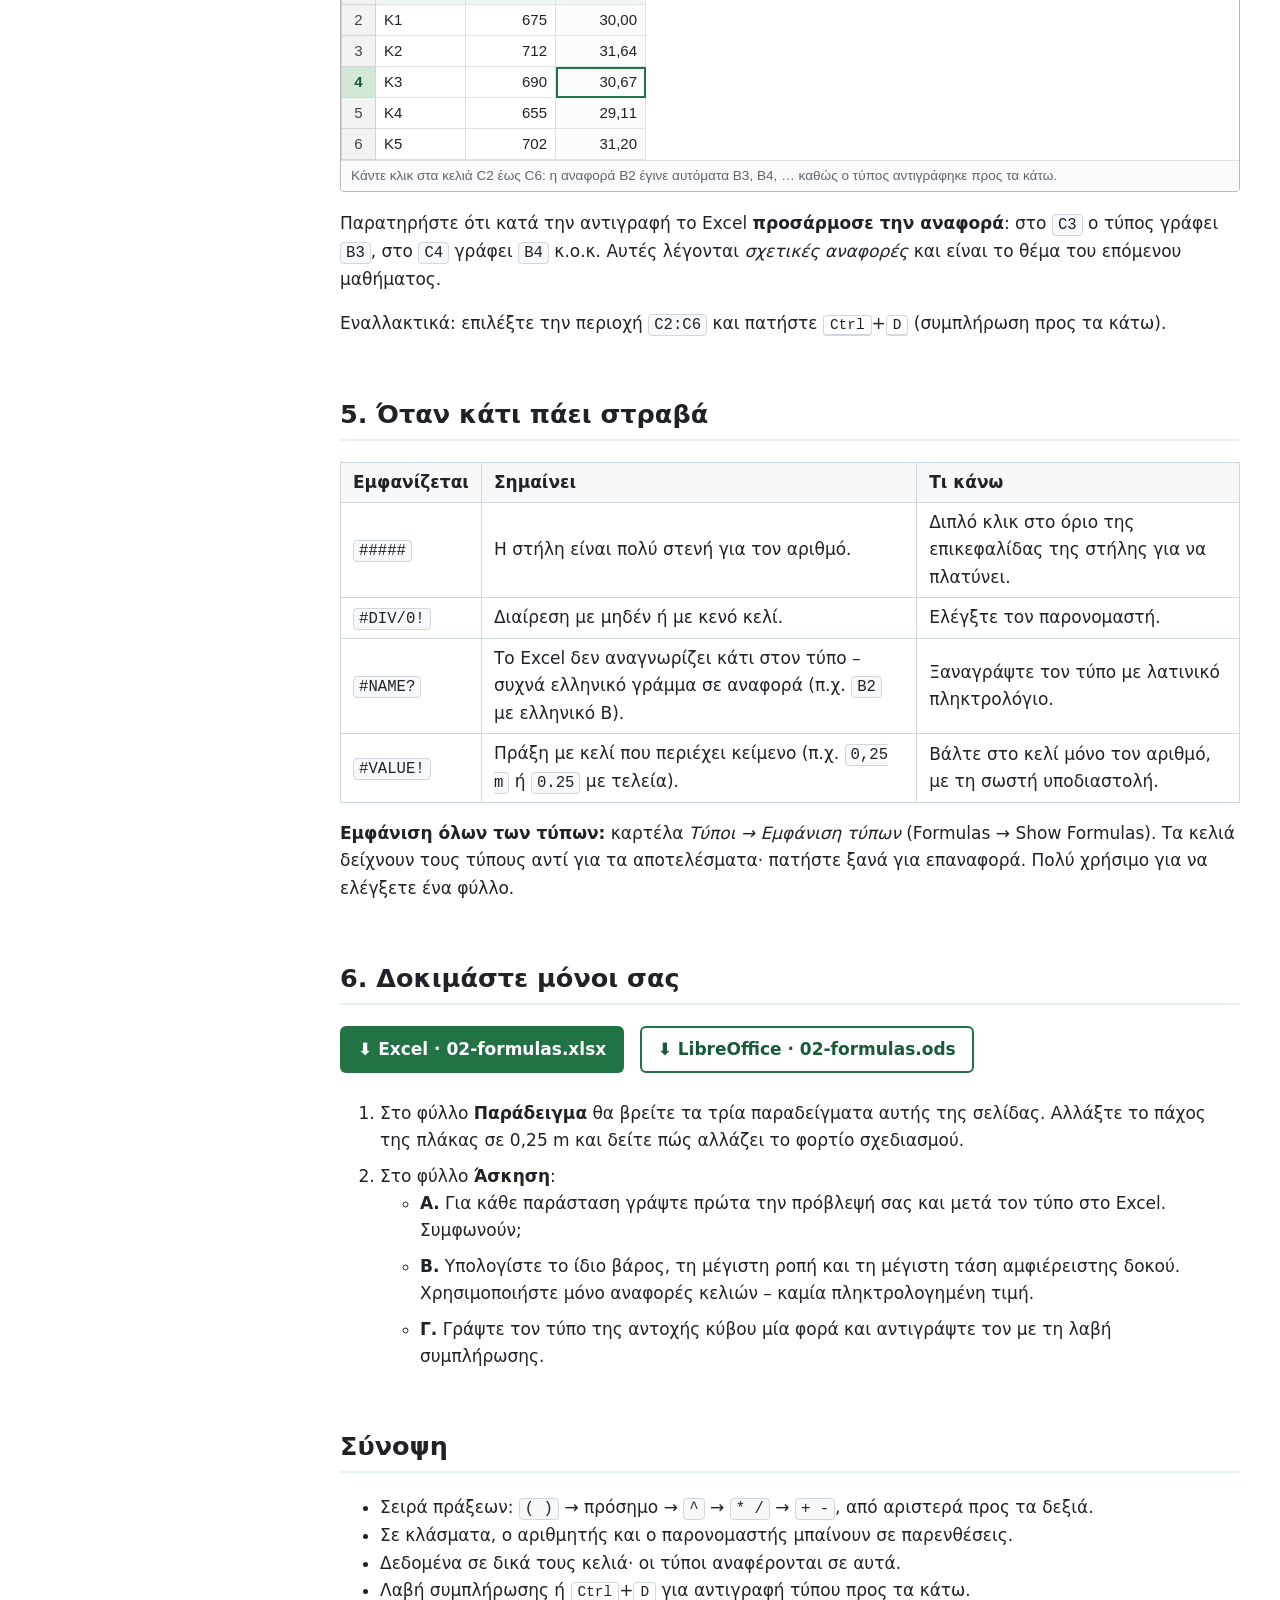
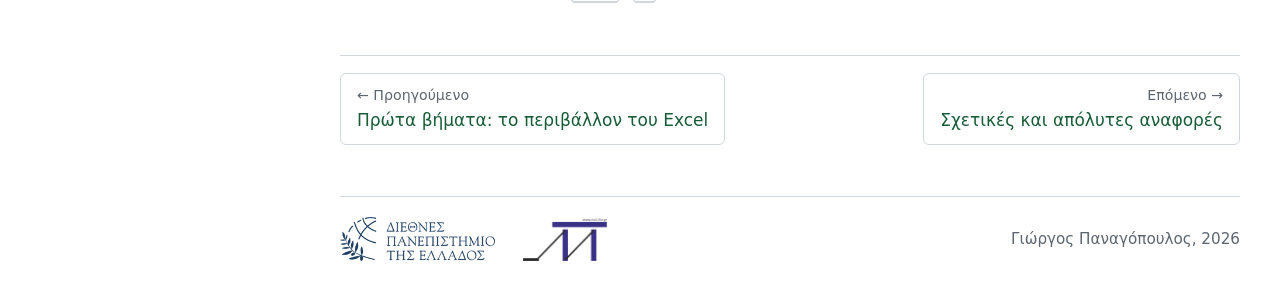
<file: lessons/02-formulas.html>
<!doctype html>
<html lang="el">
<head>
  <meta charset="utf-8">
  <meta name="viewport" content="width=device-width, initial-scale=1">
  <title>02 · Τύποι – Εισαγωγή στο Excel για Πολιτικούς Μηχανικούς</title>
  <link rel="stylesheet" href="../assets/css/style.css">
</head>
<body>
<main>
  <h1>Μάθημα 2 · Τύποι και αριθμητικές πράξεις</h1>
  <p class="subtitle">Προτεραιότητα πράξεων, οργάνωση υπολογισμών και αντιγραφή τύπων</p>

  <div class="goals">
    <h3>Σε αυτό το μάθημα θα μάθετε να</h3>
    <ul>
      <li>γράφετε τύπους με αριθμούς, αναφορές κελιών και παρενθέσεις·</li>
      <li>γνωρίζετε με ποια σειρά εκτελεί το Excel τις πράξεις – και πού διαφέρει από τα μαθηματικά·</li>
      <li>οργανώνετε έναν τεχνικό υπολογισμό σε φύλλο (δεδομένα → αποτελέσματα)·</li>
      <li>αντιγράφετε έναν τύπο σε πολλές γραμμές με τη λαβή συμπλήρωσης·</li>
      <li>αναγνωρίζετε τα συνηθισμένα μηνύματα σφάλματος.</li>
    </ul>
  </div>

  <h2>1. Τι μπορεί να περιέχει ένας τύπος</h2>
  <p>Ένας τύπος ξεκινά με <code>=</code> και μπορεί να περιέχει:</p>
  <ul>
    <li><strong>αριθμούς</strong> (σταθερές), π.χ. <code>=25*0,20</code>·</li>
    <li><strong>αναφορές κελιών</strong>, π.χ. <code>=C2*C3</code>·</li>
    <li><strong>τελεστές</strong> <code>+ - * / ^</code> και <strong>παρενθέσεις</strong> <code>( )</code>·</li>
    <li><strong>συναρτήσεις</strong>, π.χ. <code>SUM</code> – θα τις δούμε στο Μάθημα 4.</li>
  </ul>
  <p>
    Κανόνας: τα <strong>δεδομένα</strong> του προβλήματος (διαστάσεις, ειδικά βάρη, φορτία) τα γράφουμε
    σε <strong>δικά τους κελιά</strong> και οι τύποι αναφέρονται σε αυτά. Έτσι, αν αλλάξει ένα δεδομένο,
    όλα τα αποτελέσματα ενημερώνονται αυτόματα και ο υπολογισμός ελέγχεται εύκολα.
  </p>

  <h2>2. Προτεραιότητα πράξεων</h2>
  <p>Το Excel εκτελεί τις πράξεις με την εξής σειρά:</p>
  <table class="plain">
    <tr><th>Σειρά</th><th>Πράξη</th><th>Τελεστής</th></tr>
    <tr><td>1</td><td>παρενθέσεις</td><td><code>( )</code></td></tr>
    <tr><td>2</td><td>αρνητικό πρόσημο</td><td><code>-</code> (π.χ. <code>-2</code>)</td></tr>
    <tr><td>3</td><td>δύναμη</td><td><code>^</code></td></tr>
    <tr><td>4</td><td>πολλαπλασιασμός και διαίρεση</td><td><code>*</code> <code>/</code></td></tr>
    <tr><td>5</td><td>πρόσθεση και αφαίρεση</td><td><code>+</code> <code>-</code></td></tr>
  </table>
  <p>Πράξεις της ίδιας προτεραιότητας εκτελούνται <strong>από αριστερά προς τα δεξιά</strong>.</p>

  <div class="xl" data-sheet='{
    "cols": 3, "rows": 9, "start": "B7",
    "caption": "Στη στήλη A ο τύπος ως κείμενο, στη στήλη B ο ίδιος τύπος υπολογισμένος. Κάντε κλικ στα κελιά της στήλης B.",
    "cells": {
      "A1": {"v": "Τύπος", "hdr": 1}, "B1": {"v": "Αποτέλεσμα", "hdr": 1}, "C1": {"v": "Σχόλιο", "hdr": 1},
      "A2": {"v": "=2+3*4"}, "B2": {"v": 14, "f": "=2+3*4"}, "C2": {"v": "πρώτα ο πολλαπλασιασμός"},
      "A3": {"v": "=(2+3)*4"}, "B3": {"v": 20, "f": "=(2+3)*4"}, "C3": {"v": "πρώτα η παρένθεση"},
      "A4": {"v": "=10/2*5"}, "B4": {"v": 25, "f": "=10/2*5"}, "C4": {"v": "από αριστερά προς τα δεξιά"},
      "A5": {"v": "=10/(2*5)"}, "B5": {"v": 1, "f": "=10/(2*5)"}, "C5": {"v": "η παρένθεση αλλάζει τη σειρά"},
      "A6": {"v": "=9^0,5"}, "B6": {"v": 3, "f": "=9^0,5"}, "C6": {"v": "δύναμη 0,5 = τετραγωνική ρίζα"},
      "A7": {"v": "=-2^2"}, "B7": {"v": 4, "f": "=-2^2"}, "C7": {"v": "⚠ (−2)² = 4"},
      "A8": {"v": "=-(2^2)"}, "B8": {"v": -4, "f": "=-(2^2)"}, "C8": {"v": "−(2²) = −4"},
      "A9": {"v": "=2^3^2"}, "B9": {"v": 64, "f": "=2^3^2"}, "C9": {"v": "⚠ (2³)² = 64, όχι 2⁹ = 512"}
    }}'></div>

  <div class="note">
    <strong>Δύο παγίδες.</strong> (α) Στο Excel το αρνητικό πρόσημο προηγείται της δύναμης:
    <code>=-2^2</code> δίνει <strong>4</strong>, ενώ στα μαθηματικά −2² = −4.
    (β) Οι διαδοχικές δυνάμεις υπολογίζονται από αριστερά: <code>=2^3^2</code> δίνει
    <strong>64</strong>, ενώ στα μαθηματικά 2<sup>3²</sup> = 512.
    Όταν έχετε την παραμικρή αμφιβολία, <strong>βάλτε παρενθέσεις</strong>.
  </div>

  <h3>Παράδειγμα από τη Στατική: τάση σε διατομή</h3>
  <p>
    Η μέγιστη ορθή τάση σε ορθογωνική διατομή είναι σ = M / W, με W = b·h²/6.
    Με τη ροπή στο <code>B1</code>, το b στο <code>B2</code> και το h στο <code>B3</code>:
  </p>
  <table class="plain">
    <tr><th>Τύπος</th><th></th><th>Τι υπολογίζει πραγματικά</th></tr>
    <tr><td><code>=B1/(B2*B3^2/6)</code></td><td>✔</td><td>M / (b·h²/6)</td></tr>
    <tr><td><code>=B1/B2*B3^2/6</code></td><td>✘</td><td>(M / b) · h² / 6 – εντελώς λάθος αποτέλεσμα</td></tr>
  </table>
  <p>Ένας παρονομαστής με περισσότερους από έναν όρους χρειάζεται <strong>πάντα</strong> παρένθεση.</p>

  <h2>3. Οργάνωση ενός τεχνικού υπολογισμού</h2>
  <p>
    Παράδειγμα: φορτία πλάκας ανά m². Τα δεδομένα στα κελιά <code>C2:C5</code> και από κάτω τα
    αποτελέσματα, που υπολογίζονται <em>μόνο</em> από αναφορές σε αυτά. Κάθε γραμμή έχει περιγραφή,
    σύμβολο, τιμή και μονάδα – όπως σε ένα τεύχος υπολογισμών.
  </p>

  <div class="xl" data-sheet='{
    "cols": 4, "rows": 8, "start": "C8",
    "caption": "Λευκά κελιά: δεδομένα. Πράσινα κελιά: τύποι. Αλλάζοντας ένα δεδομένο, αλλάζουν όλα τα αποτελέσματα.",
    "cells": {
      "A1": {"v": "Μέγεθος", "hdr": 1}, "B1": {"v": "Σύμβολο", "hdr": 1}, "C1": {"v": "Τιμή", "hdr": 1}, "D1": {"v": "Μονάδα", "hdr": 1},
      "A2": {"v": "Ειδικό βάρος οπλ. σκυροδέματος"}, "B2": {"v": "γ"}, "C2": {"v": 25, "d": 2}, "D2": {"v": "kN/m³"},
      "A3": {"v": "Πάχος πλάκας"}, "B3": {"v": "h"}, "C3": {"v": 0.20, "d": 2}, "D3": {"v": "m"},
      "A4": {"v": "Επικαλύψεις"}, "B4": {"v": "g_επ"}, "C4": {"v": 1.50, "d": 2}, "D4": {"v": "kN/m²"},
      "A5": {"v": "Κινητό φορτίο"}, "B5": {"v": "q"}, "C5": {"v": 2.00, "d": 2}, "D5": {"v": "kN/m²"},
      "A6": {"v": "Ίδιο βάρος πλάκας"}, "B6": {"v": "g_ιδ"}, "C6": {"v": 5.0, "d": 3, "f": "=C2*C3"}, "D6": {"v": "kN/m²"},
      "A7": {"v": "Σύνολο μόνιμων"}, "B7": {"v": "g"}, "C7": {"v": 6.5, "d": 3, "f": "=C6+C4"}, "D7": {"v": "kN/m²"},
      "A8": {"v": "Φορτίο σχεδιασμού"}, "B8": {"v": "p_d"}, "C8": {"v": 11.775, "d": 3, "f": "=1,35*C7+1,5*C5"}, "D8": {"v": "kN/m²"}
    }}'></div>

  <p>
    Οι συντελεστές 1,35 και 1,50 είναι οι επιμέρους συντελεστές ασφαλείας για μόνιμα και μεταβλητά
    φορτία του Ευρωκώδικα 0 – θα τους συναντήσετε στα μαθήματα Οπλισμένου Σκυροδέματος. Εδώ τους
    γράψαμε ως σταθερές μέσα στον τύπο· στο Μάθημα 3 θα δούμε γιατί είναι καλύτερο να μπαίνουν κι αυτοί σε κελιά.
  </p>

  <h2>4. Αντιγραφή τύπου: η λαβή συμπλήρωσης</h2>
  <p>
    Συχνά χρειαζόμαστε τον ίδιο υπολογισμό για πολλές γραμμές – π.χ. τη θλιπτική αντοχή πέντε κύβων
    σκυροδέματος 150 mm από το φορτίο θραύσης τους: f = F / A, με A = 0,15² m². Δεν γράφουμε τον τύπο
    πέντε φορές:
  </p>
  <ol class="steps">
    <li>Γράψτε τον τύπο μία φορά, στο <code>C2</code>: <code>=B2/0,15^2/1000</code>
      (kN/m² ÷ 1000 = MPa).</li>
    <li>Επιλέξτε το <code>C2</code>. Στην κάτω δεξιά γωνία του υπάρχει ένα μικρό τετράγωνο: η
      <strong>λαβή συμπλήρωσης</strong> (Fill Handle). Ο δείκτης του ποντικιού γίνεται λεπτός σταυρός <strong>+</strong>.</li>
    <li>Σύρετέ τη προς τα κάτω μέχρι το <code>C6</code> – ή απλώς κάντε <strong>διπλό κλικ</strong> πάνω της.</li>
  </ol>

  <div class="xl" data-sheet='{
    "cols": 3, "rows": 6, "start": "C4",
    "caption": "Κάντε κλικ στα κελιά C2 έως C6: η αναφορά B2 έγινε αυτόματα B3, B4, … καθώς ο τύπος αντιγράφηκε προς τα κάτω.",
    "cells": {
      "A1": {"v": "Δοκίμιο", "hdr": 1}, "B1": {"v": "F (kN)", "hdr": 1}, "C1": {"v": "f (MPa)", "hdr": 1},
      "A2": {"v": "Κ1"}, "B2": {"v": 675}, "C2": {"v": 30.00, "d": 2, "f": "=B2/0,15^2/1000"},
      "A3": {"v": "Κ2"}, "B3": {"v": 712}, "C3": {"v": 31.6444, "d": 2, "f": "=B3/0,15^2/1000"},
      "A4": {"v": "Κ3"}, "B4": {"v": 690}, "C4": {"v": 30.6667, "d": 2, "f": "=B4/0,15^2/1000"},
      "A5": {"v": "Κ4"}, "B5": {"v": 655}, "C5": {"v": 29.1111, "d": 2, "f": "=B5/0,15^2/1000"},
      "A6": {"v": "Κ5"}, "B6": {"v": 702}, "C6": {"v": 31.20, "d": 2, "f": "=B6/0,15^2/1000"}
    }}'></div>

  <p>
    Παρατηρήστε ότι κατά την αντιγραφή το Excel <strong>προσάρμοσε την αναφορά</strong>: στο <code>C3</code>
    ο τύπος γράφει <code>B3</code>, στο <code>C4</code> γράφει <code>B4</code> κ.ο.κ. Αυτές λέγονται
    <em>σχετικές αναφορές</em> και είναι το θέμα του επόμενου μαθήματος.
  </p>
  <p>
    Εναλλακτικά: επιλέξτε την περιοχή <code>C2:C6</code> και πατήστε <kbd>Ctrl</kbd>+<kbd>D</kbd>
    (συμπλήρωση προς τα κάτω).
  </p>

  <h2>5. Όταν κάτι πάει στραβά</h2>
  <table class="plain">
    <tr><th>Εμφανίζεται</th><th>Σημαίνει</th><th>Τι κάνω</th></tr>
    <tr><td><code>#####</code></td><td>Η στήλη είναι πολύ στενή για τον αριθμό.</td><td>Διπλό κλικ στο όριο της επικεφαλίδας της στήλης για να πλατύνει.</td></tr>
    <tr><td><code>#DIV/0!</code></td><td>Διαίρεση με μηδέν ή με κενό κελί.</td><td>Ελέγξτε τον παρονομαστή.</td></tr>
    <tr><td><code>#NAME?</code></td><td>Το Excel δεν αναγνωρίζει κάτι στον τύπο – συχνά ελληνικό γράμμα σε αναφορά (π.χ. <code>Β2</code> με ελληνικό Β).</td><td>Ξαναγράψτε τον τύπο με λατινικό πληκτρολόγιο.</td></tr>
    <tr><td><code>#VALUE!</code></td><td>Πράξη με κελί που περιέχει κείμενο (π.χ. <code>0,25 m</code> ή <code>0.25</code> με τελεία).</td><td>Βάλτε στο κελί μόνο τον αριθμό, με τη σωστή υποδιαστολή.</td></tr>
  </table>
  <p>
    <strong>Εμφάνιση όλων των τύπων:</strong> καρτέλα <em>Τύποι → Εμφάνιση τύπων</em> (Formulas → Show Formulas).
    Τα κελιά δείχνουν τους τύπους αντί για τα αποτελέσματα· πατήστε ξανά για επαναφορά.
    Πολύ χρήσιμο για να ελέγξετε ένα φύλλο.
  </p>

  <h2>6. Δοκιμάστε μόνοι σας</h2>
  <p>
    <a class="download" href="../files/02-formulas.xlsx" download>⬇ Excel · 02-formulas.xlsx</a>
    <a class="download ods" href="../files/02-formulas.ods" download>⬇ LibreOffice · 02-formulas.ods</a>
  </p>
  <ol class="steps">
    <li>Στο φύλλο <strong>Παράδειγμα</strong> θα βρείτε τα τρία παραδείγματα αυτής της σελίδας.
      Αλλάξτε το πάχος της πλάκας σε 0,25 m και δείτε πώς αλλάζει το φορτίο σχεδιασμού.</li>
    <li>Στο φύλλο <strong>Άσκηση</strong>:
      <ul>
        <li><strong>Α.</strong> Για κάθε παράσταση γράψτε πρώτα την πρόβλεψή σας και μετά τον τύπο στο Excel. Συμφωνούν;</li>
        <li><strong>Β.</strong> Υπολογίστε το ίδιο βάρος, τη μέγιστη ροπή και τη μέγιστη τάση αμφιέρειστης δοκού.
          Χρησιμοποιήστε μόνο αναφορές κελιών – καμία πληκτρολογημένη τιμή.</li>
        <li><strong>Γ.</strong> Γράψτε τον τύπο της αντοχής κύβου μία φορά και αντιγράψτε τον με τη λαβή συμπλήρωσης.</li>
      </ul>
    </li>
  </ol>

  <h2>Σύνοψη</h2>
  <ul>
    <li>Σειρά πράξεων: <code>( )</code> → πρόσημο → <code>^</code> → <code>* /</code> → <code>+ -</code>, από αριστερά προς τα δεξιά.</li>
    <li>Σε κλάσματα, ο αριθμητής και ο παρονομαστής μπαίνουν σε παρενθέσεις.</li>
    <li>Δεδομένα σε δικά τους κελιά· οι τύποι αναφέρονται σε αυτά.</li>
    <li>Λαβή συμπλήρωσης ή <kbd>Ctrl</kbd>+<kbd>D</kbd> για αντιγραφή τύπου προς τα κάτω.</li>
  </ul>

  <div class="pager"></div>
</main>
<script src="../assets/js/site.js"></script>
</body>
</html>
</file>
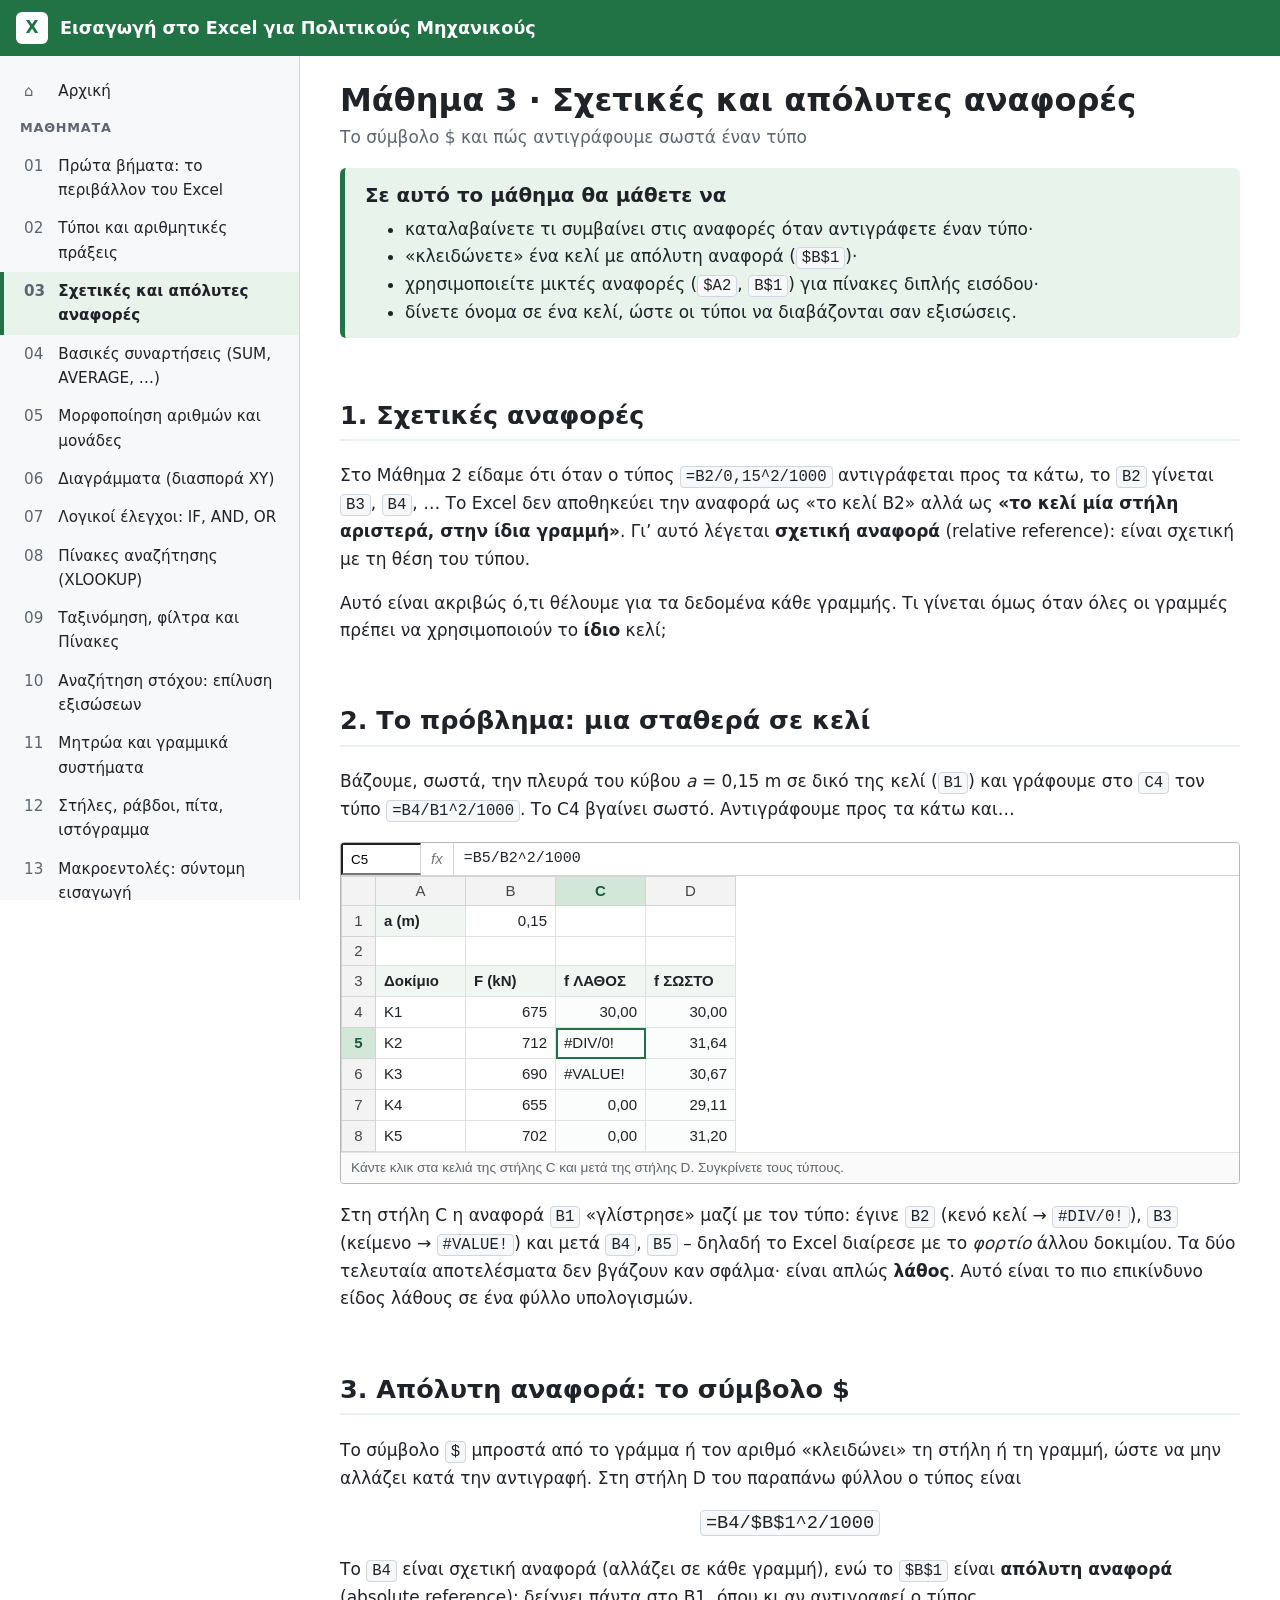
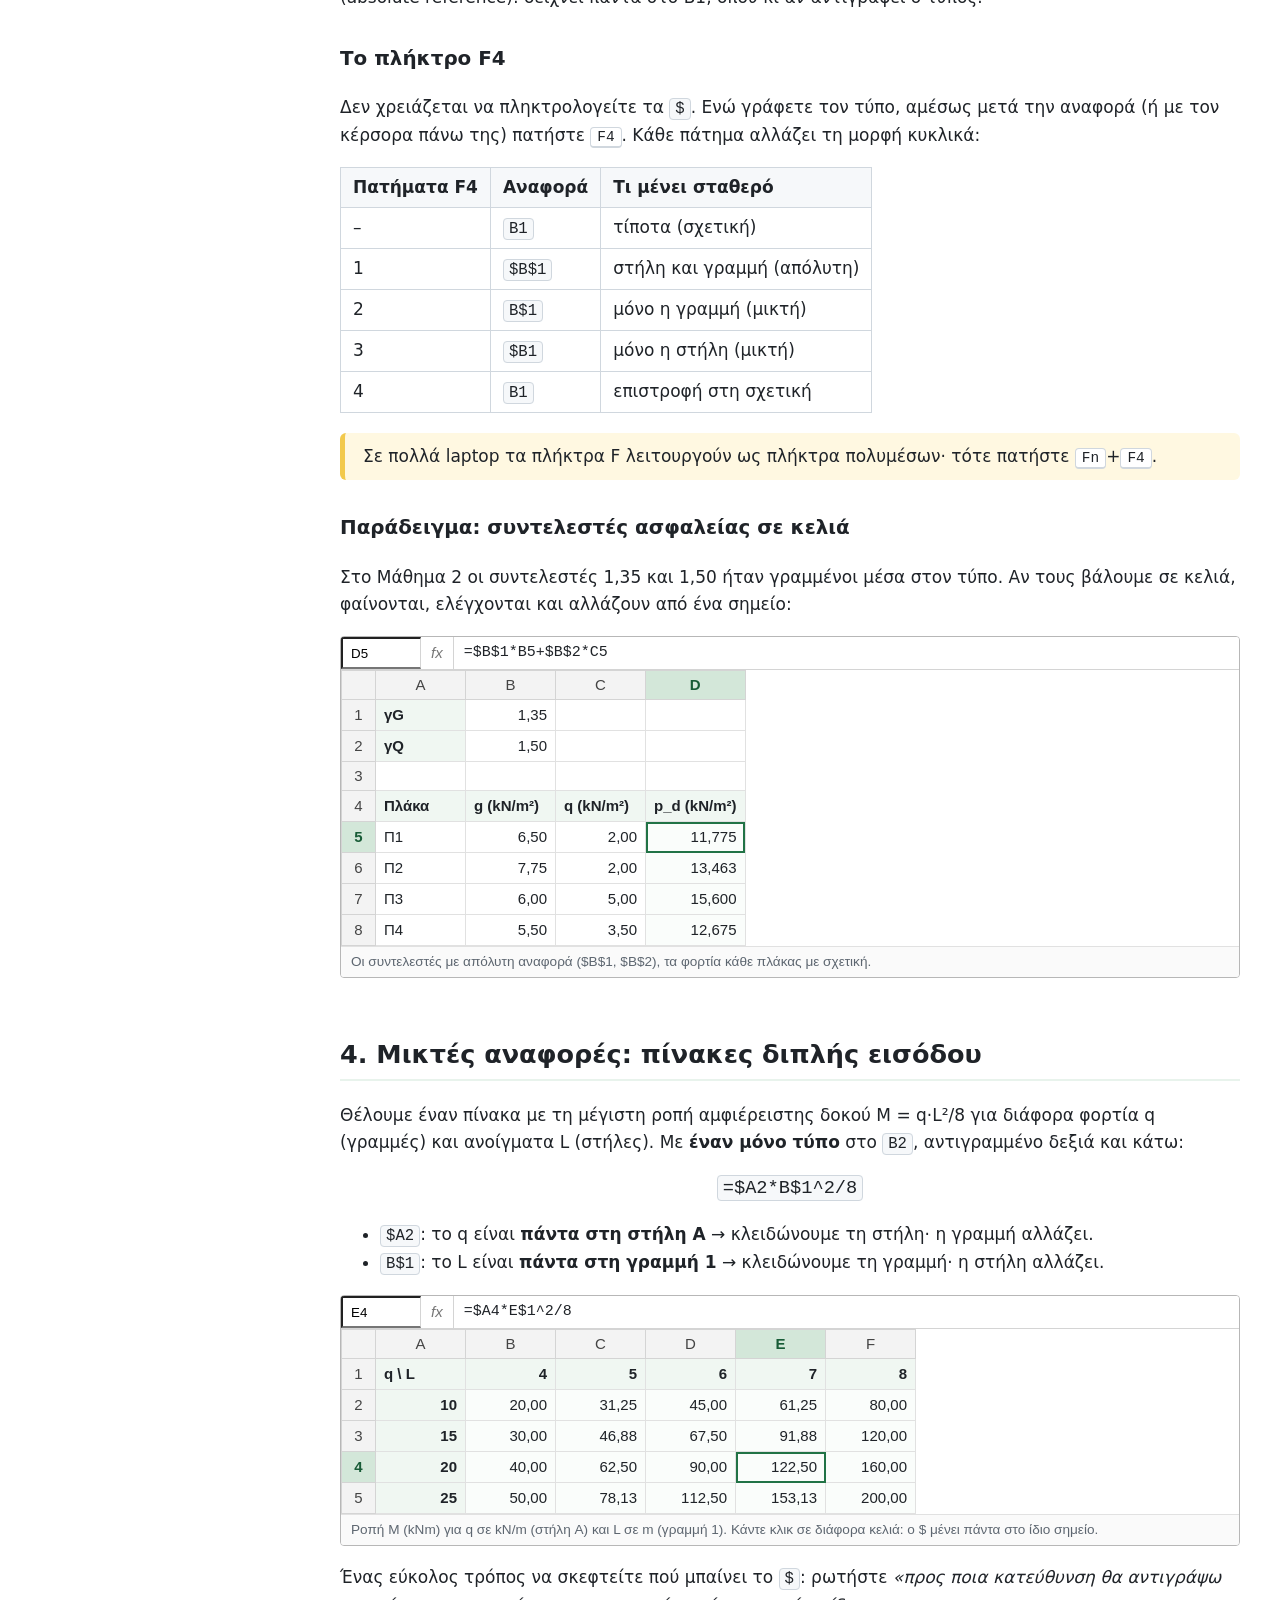
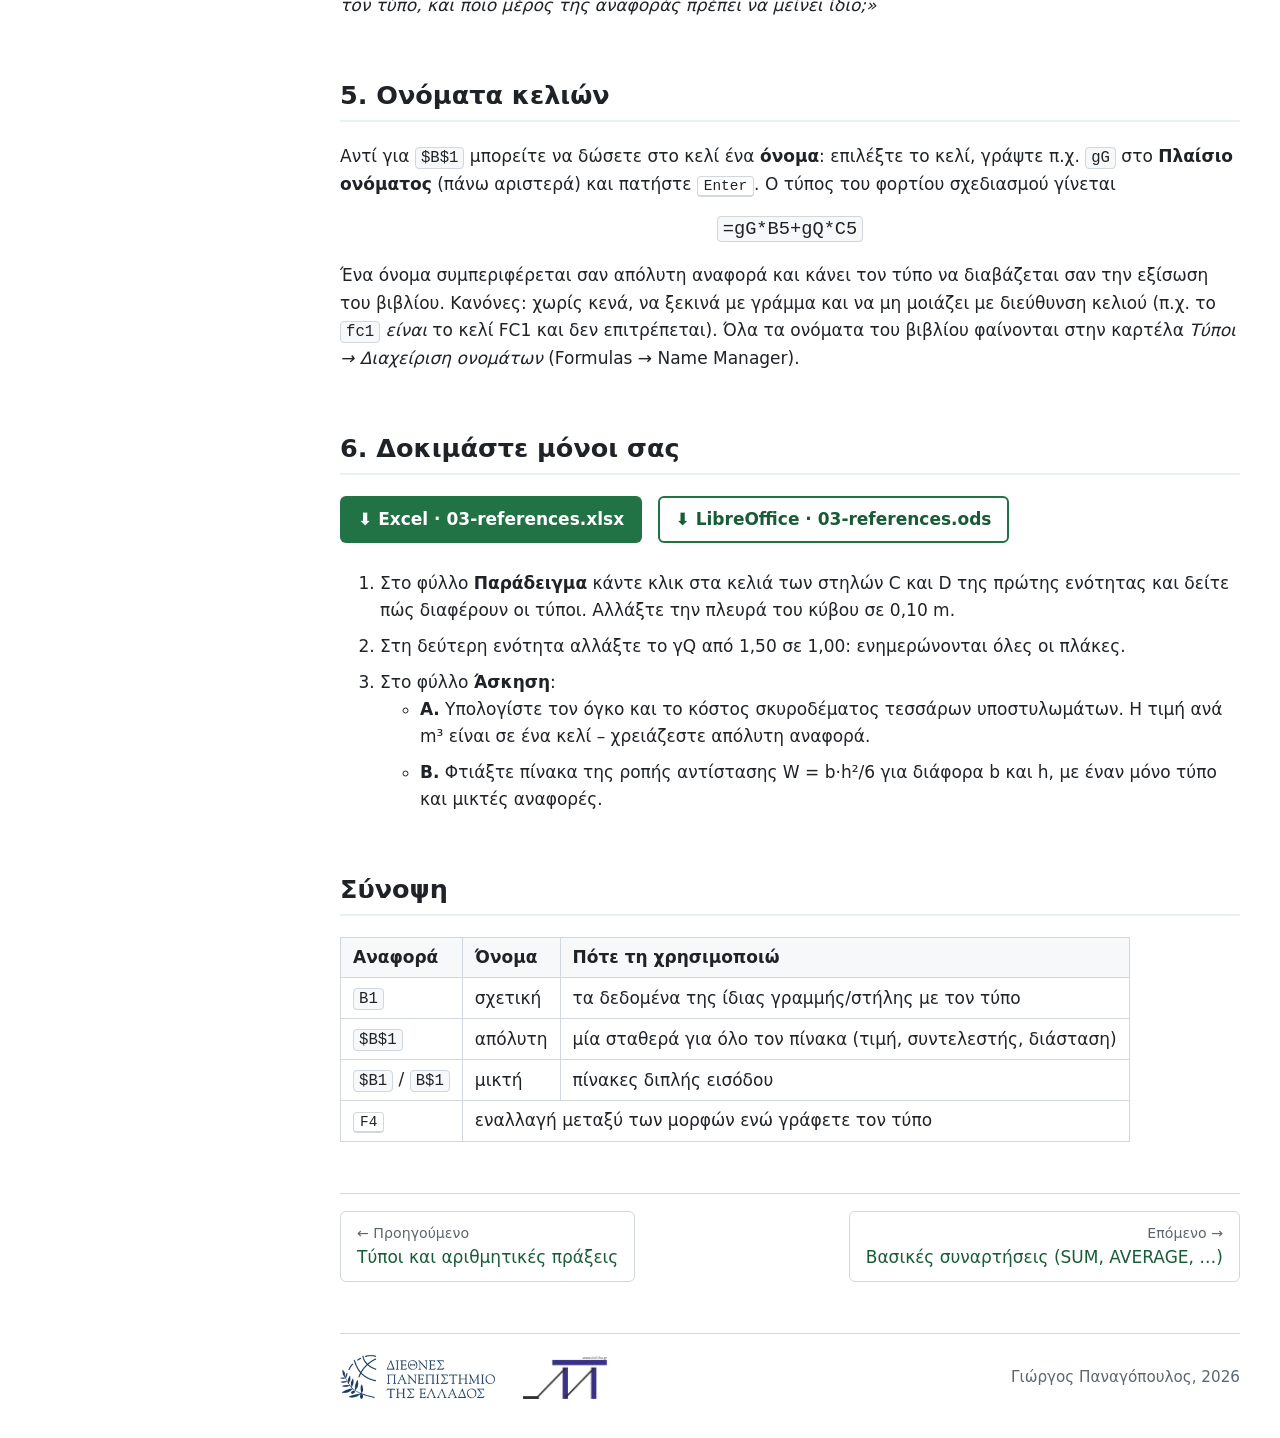
<file: lessons/03-references.html>
<!doctype html>
<html lang="el">
<head>
  <meta charset="utf-8">
  <meta name="viewport" content="width=device-width, initial-scale=1">
  <title>03 · Αναφορές – Εισαγωγή στο Excel για Πολιτικούς Μηχανικούς</title>
  <link rel="stylesheet" href="../assets/css/style.css">
</head>
<body>
<main>
  <h1>Μάθημα 3 · Σχετικές και απόλυτες αναφορές</h1>
  <p class="subtitle">Το σύμβολο $ και πώς αντιγράφουμε σωστά έναν τύπο</p>

  <div class="goals">
    <h3>Σε αυτό το μάθημα θα μάθετε να</h3>
    <ul>
      <li>καταλαβαίνετε τι συμβαίνει στις αναφορές όταν αντιγράφετε έναν τύπο·</li>
      <li>«κλειδώνετε» ένα κελί με απόλυτη αναφορά (<code>$B$1</code>)·</li>
      <li>χρησιμοποιείτε μικτές αναφορές (<code>$A2</code>, <code>B$1</code>) για πίνακες διπλής εισόδου·</li>
      <li>δίνετε όνομα σε ένα κελί, ώστε οι τύποι να διαβάζονται σαν εξισώσεις.</li>
    </ul>
  </div>

  <h2>1. Σχετικές αναφορές</h2>
  <p>
    Στο Μάθημα 2 είδαμε ότι όταν ο τύπος <code>=B2/0,15^2/1000</code> αντιγράφεται προς τα κάτω,
    το <code>B2</code> γίνεται <code>B3</code>, <code>B4</code>, … Το Excel δεν αποθηκεύει την αναφορά ως
    «το κελί B2» αλλά ως <strong>«το κελί μία στήλη αριστερά, στην ίδια γραμμή»</strong>. Γι’ αυτό
    λέγεται <strong>σχετική αναφορά</strong> (relative reference): είναι σχετική με τη θέση του τύπου.
  </p>
  <p>
    Αυτό είναι ακριβώς ό,τι θέλουμε για τα δεδομένα κάθε γραμμής. Τι γίνεται όμως όταν όλες οι γραμμές
    πρέπει να χρησιμοποιούν το <strong>ίδιο</strong> κελί;
  </p>

  <h2>2. Το πρόβλημα: μια σταθερά σε κελί</h2>
  <p>
    Βάζουμε, σωστά, την πλευρά του κύβου <em>a</em> = 0,15 m σε δικό της κελί (<code>B1</code>) και
    γράφουμε στο <code>C4</code> τον τύπο <code>=B4/B1^2/1000</code>. Το C4 βγαίνει σωστό. Αντιγράφουμε
    προς τα κάτω και…
  </p>

  <div class="xl" data-sheet='{
    "cols": 4, "rows": 8, "start": "C5",
    "caption": "Κάντε κλικ στα κελιά της στήλης C και μετά της στήλης D. Συγκρίνετε τους τύπους.",
    "cells": {
      "A1": {"v": "a (m)", "hdr": 1}, "B1": {"v": 0.15, "d": 2},
      "A3": {"v": "Δοκίμιο", "hdr": 1}, "B3": {"v": "F (kN)", "hdr": 1}, "C3": {"v": "f ΛΑΘΟΣ", "hdr": 1}, "D3": {"v": "f ΣΩΣΤΟ", "hdr": 1},
      "A4": {"v": "Κ1"}, "B4": {"v": 675}, "C4": {"v": 30.00, "d": 2, "f": "=B4/B1^2/1000"}, "D4": {"v": 30.00, "d": 2, "f": "=B4/$B$1^2/1000"},
      "A5": {"v": "Κ2"}, "B5": {"v": 712}, "C5": {"v": "#DIV/0!", "f": "=B5/B2^2/1000"}, "D5": {"v": 31.6444, "d": 2, "f": "=B5/$B$1^2/1000"},
      "A6": {"v": "Κ3"}, "B6": {"v": 690}, "C6": {"v": "#VALUE!", "f": "=B6/B3^2/1000"}, "D6": {"v": 30.6667, "d": 2, "f": "=B6/$B$1^2/1000"},
      "A7": {"v": "Κ4"}, "B7": {"v": 655}, "C7": {"v": 0.0000014, "d": 2, "f": "=B7/B4^2/1000"}, "D7": {"v": 29.1111, "d": 2, "f": "=B7/$B$1^2/1000"},
      "A8": {"v": "Κ5"}, "B8": {"v": 702}, "C8": {"v": 0.0000014, "d": 2, "f": "=B8/B5^2/1000"}, "D8": {"v": 31.20, "d": 2, "f": "=B8/$B$1^2/1000"}
    }}'></div>

  <p>
    Στη στήλη C η αναφορά <code>B1</code> «γλίστρησε» μαζί με τον τύπο: έγινε <code>B2</code> (κενό κελί →
    <code>#DIV/0!</code>), <code>B3</code> (κείμενο → <code>#VALUE!</code>) και μετά <code>B4</code>,
    <code>B5</code> – δηλαδή το Excel διαίρεσε με το <em>φορτίο</em> άλλου δοκιμίου. Τα δύο τελευταία
    αποτελέσματα δεν βγάζουν καν σφάλμα· είναι απλώς <strong>λάθος</strong>. Αυτό είναι το πιο επικίνδυνο είδος
    λάθους σε ένα φύλλο υπολογισμών.
  </p>

  <h2>3. Απόλυτη αναφορά: το σύμβολο $</h2>
  <p>
    Το σύμβολο <code>$</code> μπροστά από το γράμμα ή τον αριθμό «κλειδώνει» τη στήλη ή τη γραμμή, ώστε
    να μην αλλάζει κατά την αντιγραφή. Στη στήλη D του παραπάνω φύλλου ο τύπος είναι
  </p>
  <p style="text-align:center"><code style="font-size:1.1em">=B4/$B$1^2/1000</code></p>
  <p>
    Το <code>B4</code> είναι σχετική αναφορά (αλλάζει σε κάθε γραμμή), ενώ το <code>$B$1</code> είναι
    <strong>απόλυτη αναφορά</strong> (absolute reference): δείχνει πάντα στο B1, όπου κι αν αντιγραφεί ο τύπος.
  </p>
  <h3>Το πλήκτρο F4</h3>
  <p>
    Δεν χρειάζεται να πληκτρολογείτε τα <code>$</code>. Ενώ γράφετε τον τύπο, αμέσως μετά την αναφορά
    (ή με τον κέρσορα πάνω της) πατήστε <kbd>F4</kbd>. Κάθε πάτημα αλλάζει τη μορφή κυκλικά:
  </p>
  <table class="plain">
    <tr><th>Πατήματα F4</th><th>Αναφορά</th><th>Τι μένει σταθερό</th></tr>
    <tr><td>–</td><td><code>B1</code></td><td>τίποτα (σχετική)</td></tr>
    <tr><td>1</td><td><code>$B$1</code></td><td>στήλη και γραμμή (απόλυτη)</td></tr>
    <tr><td>2</td><td><code>B$1</code></td><td>μόνο η γραμμή (μικτή)</td></tr>
    <tr><td>3</td><td><code>$B1</code></td><td>μόνο η στήλη (μικτή)</td></tr>
    <tr><td>4</td><td><code>B1</code></td><td>επιστροφή στη σχετική</td></tr>
  </table>
  <div class="note">
    Σε πολλά laptop τα πλήκτρα F λειτουργούν ως πλήκτρα πολυμέσων· τότε πατήστε <kbd>Fn</kbd>+<kbd>F4</kbd>.
  </div>

  <h3>Παράδειγμα: συντελεστές ασφαλείας σε κελιά</h3>
  <p>
    Στο Μάθημα 2 οι συντελεστές 1,35 και 1,50 ήταν γραμμένοι μέσα στον τύπο. Αν τους βάλουμε σε κελιά,
    φαίνονται, ελέγχονται και αλλάζουν από ένα σημείο:
  </p>

  <div class="xl" data-sheet='{
    "cols": 4, "rows": 8, "start": "D5",
    "caption": "Οι συντελεστές με απόλυτη αναφορά ($B$1, $B$2), τα φορτία κάθε πλάκας με σχετική.",
    "cells": {
      "A1": {"v": "γG", "hdr": 1}, "B1": {"v": 1.35, "d": 2},
      "A2": {"v": "γQ", "hdr": 1}, "B2": {"v": 1.50, "d": 2},
      "A4": {"v": "Πλάκα", "hdr": 1}, "B4": {"v": "g (kN/m²)", "hdr": 1}, "C4": {"v": "q (kN/m²)", "hdr": 1}, "D4": {"v": "p_d (kN/m²)", "hdr": 1},
      "A5": {"v": "Π1"}, "B5": {"v": 6.50, "d": 2}, "C5": {"v": 2.00, "d": 2}, "D5": {"v": 11.775, "d": 3, "f": "=$B$1*B5+$B$2*C5"},
      "A6": {"v": "Π2"}, "B6": {"v": 7.75, "d": 2}, "C6": {"v": 2.00, "d": 2}, "D6": {"v": 13.4625, "d": 3, "f": "=$B$1*B6+$B$2*C6"},
      "A7": {"v": "Π3"}, "B7": {"v": 6.00, "d": 2}, "C7": {"v": 5.00, "d": 2}, "D7": {"v": 15.6, "d": 3, "f": "=$B$1*B7+$B$2*C7"},
      "A8": {"v": "Π4"}, "B8": {"v": 5.50, "d": 2}, "C8": {"v": 3.50, "d": 2}, "D8": {"v": 12.675, "d": 3, "f": "=$B$1*B8+$B$2*C8"}
    }}'></div>

  <h2>4. Μικτές αναφορές: πίνακες διπλής εισόδου</h2>
  <p>
    Θέλουμε έναν πίνακα με τη μέγιστη ροπή αμφιέρειστης δοκού M = q·L²/8 για διάφορα φορτία q (γραμμές)
    και ανοίγματα L (στήλες). Με <strong>έναν μόνο τύπο</strong> στο <code>B2</code>, αντιγραμμένο δεξιά
    και κάτω:
  </p>
  <p style="text-align:center"><code style="font-size:1.1em">=$A2*B$1^2/8</code></p>
  <ul>
    <li><code>$A2</code>: το q είναι <strong>πάντα στη στήλη A</strong> → κλειδώνουμε τη στήλη· η γραμμή αλλάζει.</li>
    <li><code>B$1</code>: το L είναι <strong>πάντα στη γραμμή 1</strong> → κλειδώνουμε τη γραμμή· η στήλη αλλάζει.</li>
  </ul>

  <div class="xl" data-sheet='{
    "cols": 6, "rows": 5, "start": "E4",
    "caption": "Ροπή M (kNm) για q σε kN/m (στήλη A) και L σε m (γραμμή 1). Κάντε κλικ σε διάφορα κελιά: ο $ μένει πάντα στο ίδιο σημείο.",
    "cells": {"A1": {"v": "q \\ L", "hdr": 1}, "B1": {"v": 4, "hdr": 1}, "C1": {"v": 5, "hdr": 1}, "D1": {"v": 6, "hdr": 1}, "E1": {"v": 7, "hdr": 1}, "F1": {"v": 8, "hdr": 1}, "A2": {"v": 10, "hdr": 1}, "B2": {"v": 20.0, "d": 2, "f": "=$A2*B$1^2/8"}, "C2": {"v": 31.25, "d": 2, "f": "=$A2*C$1^2/8"}, "D2": {"v": 45.0, "d": 2, "f": "=$A2*D$1^2/8"}, "E2": {"v": 61.25, "d": 2, "f": "=$A2*E$1^2/8"}, "F2": {"v": 80.0, "d": 2, "f": "=$A2*F$1^2/8"}, "A3": {"v": 15, "hdr": 1}, "B3": {"v": 30.0, "d": 2, "f": "=$A3*B$1^2/8"}, "C3": {"v": 46.875, "d": 2, "f": "=$A3*C$1^2/8"}, "D3": {"v": 67.5, "d": 2, "f": "=$A3*D$1^2/8"}, "E3": {"v": 91.875, "d": 2, "f": "=$A3*E$1^2/8"}, "F3": {"v": 120.0, "d": 2, "f": "=$A3*F$1^2/8"}, "A4": {"v": 20, "hdr": 1}, "B4": {"v": 40.0, "d": 2, "f": "=$A4*B$1^2/8"}, "C4": {"v": 62.5, "d": 2, "f": "=$A4*C$1^2/8"}, "D4": {"v": 90.0, "d": 2, "f": "=$A4*D$1^2/8"}, "E4": {"v": 122.5, "d": 2, "f": "=$A4*E$1^2/8"}, "F4": {"v": 160.0, "d": 2, "f": "=$A4*F$1^2/8"}, "A5": {"v": 25, "hdr": 1}, "B5": {"v": 50.0, "d": 2, "f": "=$A5*B$1^2/8"}, "C5": {"v": 78.125, "d": 2, "f": "=$A5*C$1^2/8"}, "D5": {"v": 112.5, "d": 2, "f": "=$A5*D$1^2/8"}, "E5": {"v": 153.125, "d": 2, "f": "=$A5*E$1^2/8"}, "F5": {"v": 200.0, "d": 2, "f": "=$A5*F$1^2/8"}}
  }'></div>

  <p>
    Ένας εύκολος τρόπος να σκεφτείτε πού μπαίνει το <code>$</code>: ρωτήστε <em>«προς ποια κατεύθυνση
    θα αντιγράψω τον τύπο, και ποιο μέρος της αναφοράς πρέπει να μείνει ίδιο;»</em>
  </p>

  <h2>5. Ονόματα κελιών</h2>
  <p>
    Αντί για <code>$B$1</code> μπορείτε να δώσετε στο κελί ένα <strong>όνομα</strong>: επιλέξτε το κελί,
    γράψτε π.χ. <code>gG</code> στο <strong>Πλαίσιο ονόματος</strong> (πάνω αριστερά) και πατήστε
    <kbd>Enter</kbd>. Ο τύπος του φορτίου σχεδιασμού γίνεται
  </p>
  <p style="text-align:center"><code style="font-size:1.1em">=gG*B5+gQ*C5</code></p>
  <p>
    Ένα όνομα συμπεριφέρεται σαν απόλυτη αναφορά και κάνει τον τύπο να διαβάζεται σαν την εξίσωση του
    βιβλίου. Κανόνες: χωρίς κενά, να ξεκινά με γράμμα και να μη μοιάζει με διεύθυνση κελιού
    (π.χ. το <code>fc1</code> <em>είναι</em> το κελί FC1 και δεν επιτρέπεται). Όλα τα ονόματα του βιβλίου
    φαίνονται στην καρτέλα <em>Τύποι → Διαχείριση ονομάτων</em> (Formulas → Name Manager).
  </p>

  <h2>6. Δοκιμάστε μόνοι σας</h2>
  <p>
    <a class="download" href="../files/03-references.xlsx" download>⬇ Excel · 03-references.xlsx</a>
    <a class="download ods" href="../files/03-references.ods" download>⬇ LibreOffice · 03-references.ods</a>
  </p>
  <ol class="steps">
    <li>Στο φύλλο <strong>Παράδειγμα</strong> κάντε κλικ στα κελιά των στηλών C και D της πρώτης
      ενότητας και δείτε πώς διαφέρουν οι τύποι. Αλλάξτε την πλευρά του κύβου σε 0,10 m.</li>
    <li>Στη δεύτερη ενότητα αλλάξτε το γQ από 1,50 σε 1,00: ενημερώνονται όλες οι πλάκες.</li>
    <li>Στο φύλλο <strong>Άσκηση</strong>:
      <ul>
        <li><strong>Α.</strong> Υπολογίστε τον όγκο και το κόστος σκυροδέματος τεσσάρων υποστυλωμάτων.
          Η τιμή ανά m³ είναι σε ένα κελί – χρειάζεστε απόλυτη αναφορά.</li>
        <li><strong>Β.</strong> Φτιάξτε πίνακα της ροπής αντίστασης W = b·h²/6 για διάφορα b και h,
          με έναν μόνο τύπο και μικτές αναφορές.</li>
      </ul>
    </li>
  </ol>

  <h2>Σύνοψη</h2>
  <table class="plain">
    <tr><th>Αναφορά</th><th>Όνομα</th><th>Πότε τη χρησιμοποιώ</th></tr>
    <tr><td><code>B1</code></td><td>σχετική</td><td>τα δεδομένα της ίδιας γραμμής/στήλης με τον τύπο</td></tr>
    <tr><td><code>$B$1</code></td><td>απόλυτη</td><td>μία σταθερά για όλο τον πίνακα (τιμή, συντελεστής, διάσταση)</td></tr>
    <tr><td><code>$B1</code> / <code>B$1</code></td><td>μικτή</td><td>πίνακες διπλής εισόδου</td></tr>
    <tr><td><kbd>F4</kbd></td><td colspan="2">εναλλαγή μεταξύ των μορφών ενώ γράφετε τον τύπο</td></tr>
  </table>

  <div class="pager"></div>
</main>
<script src="../assets/js/site.js"></script>
</body>
</html>
</file>
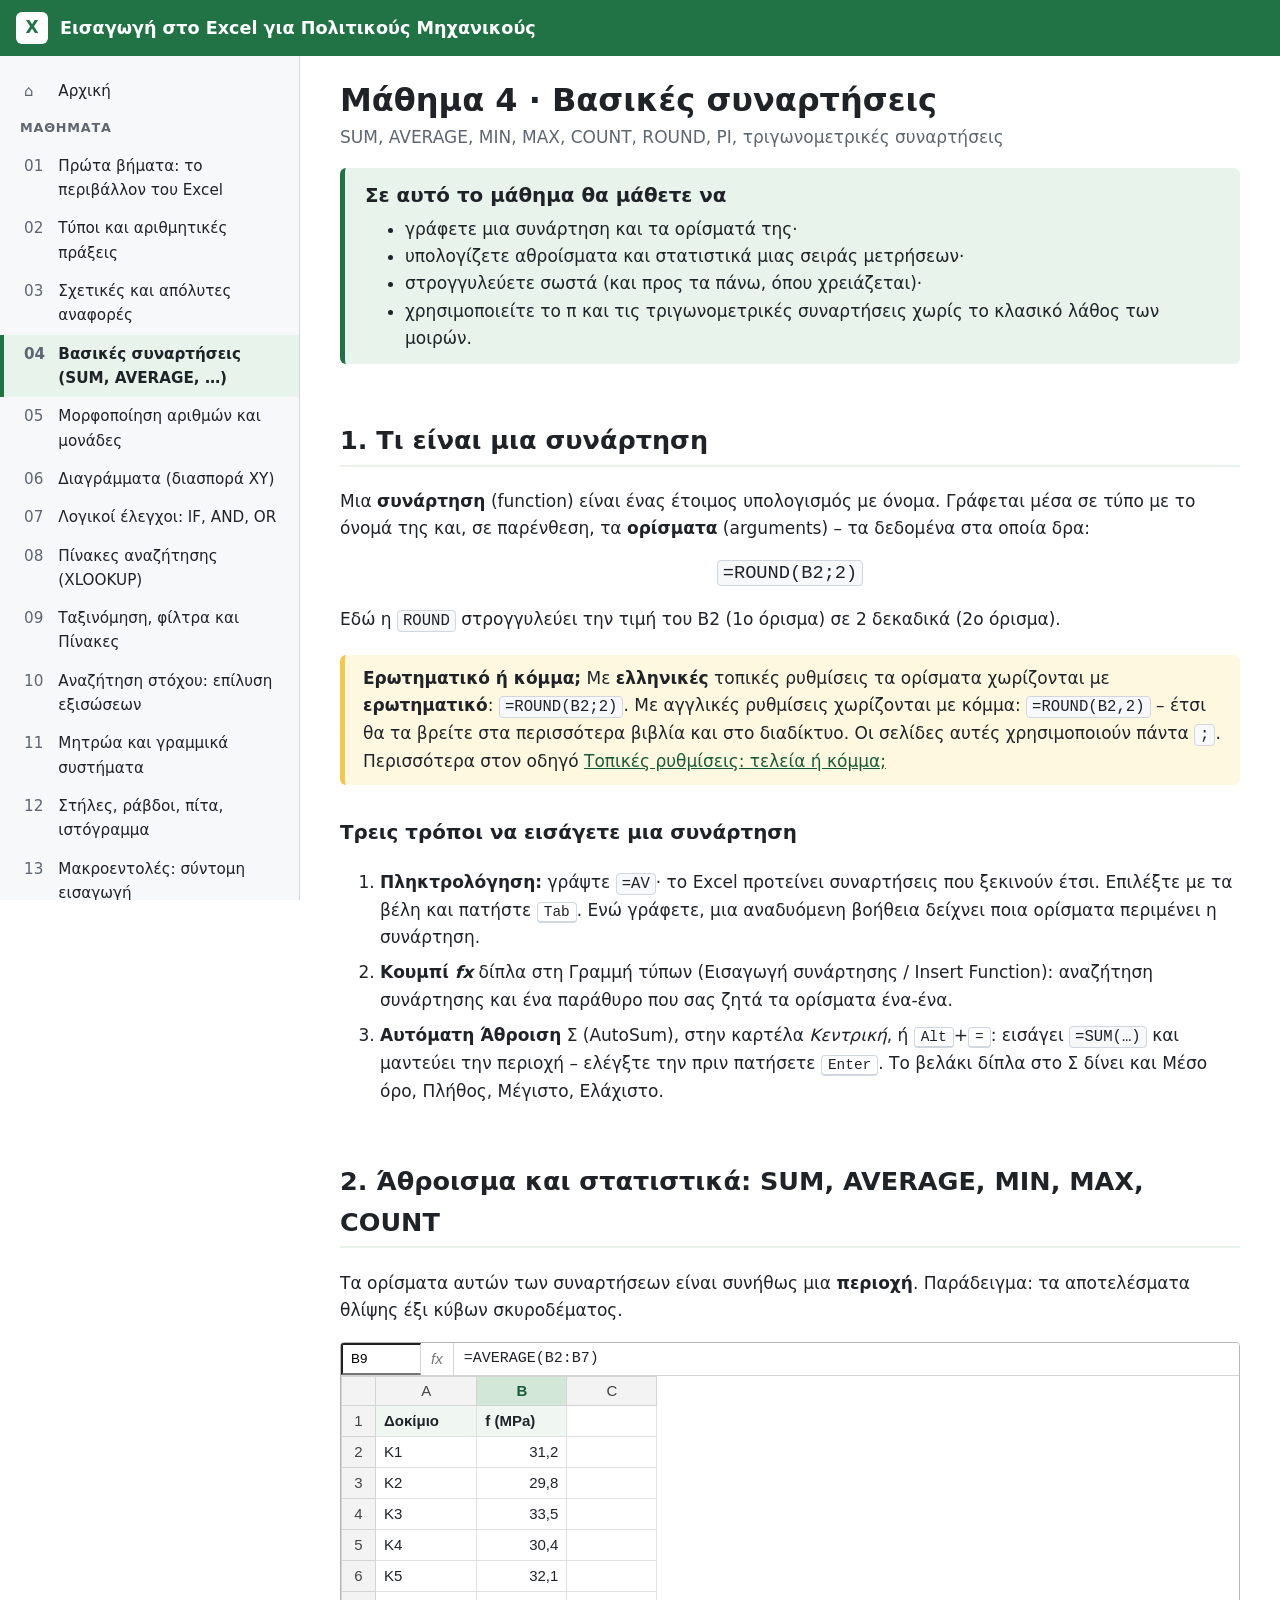
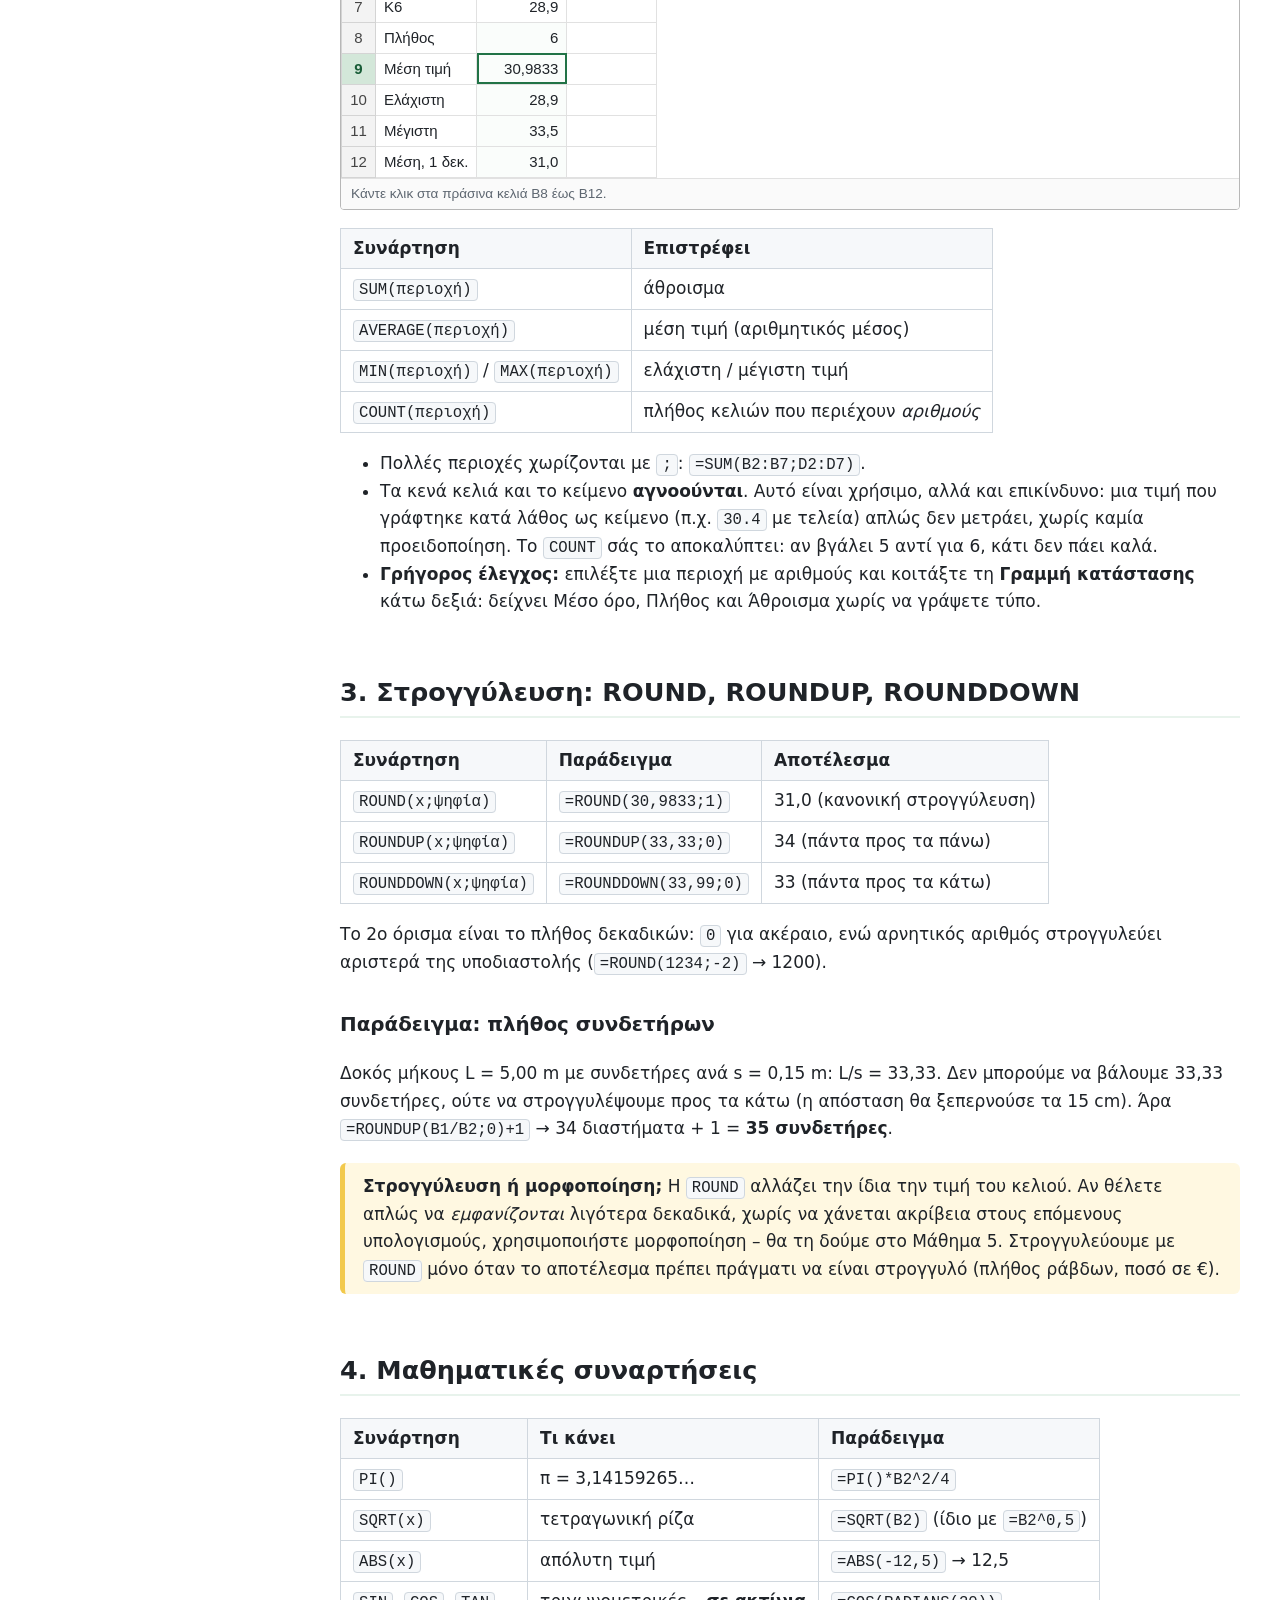
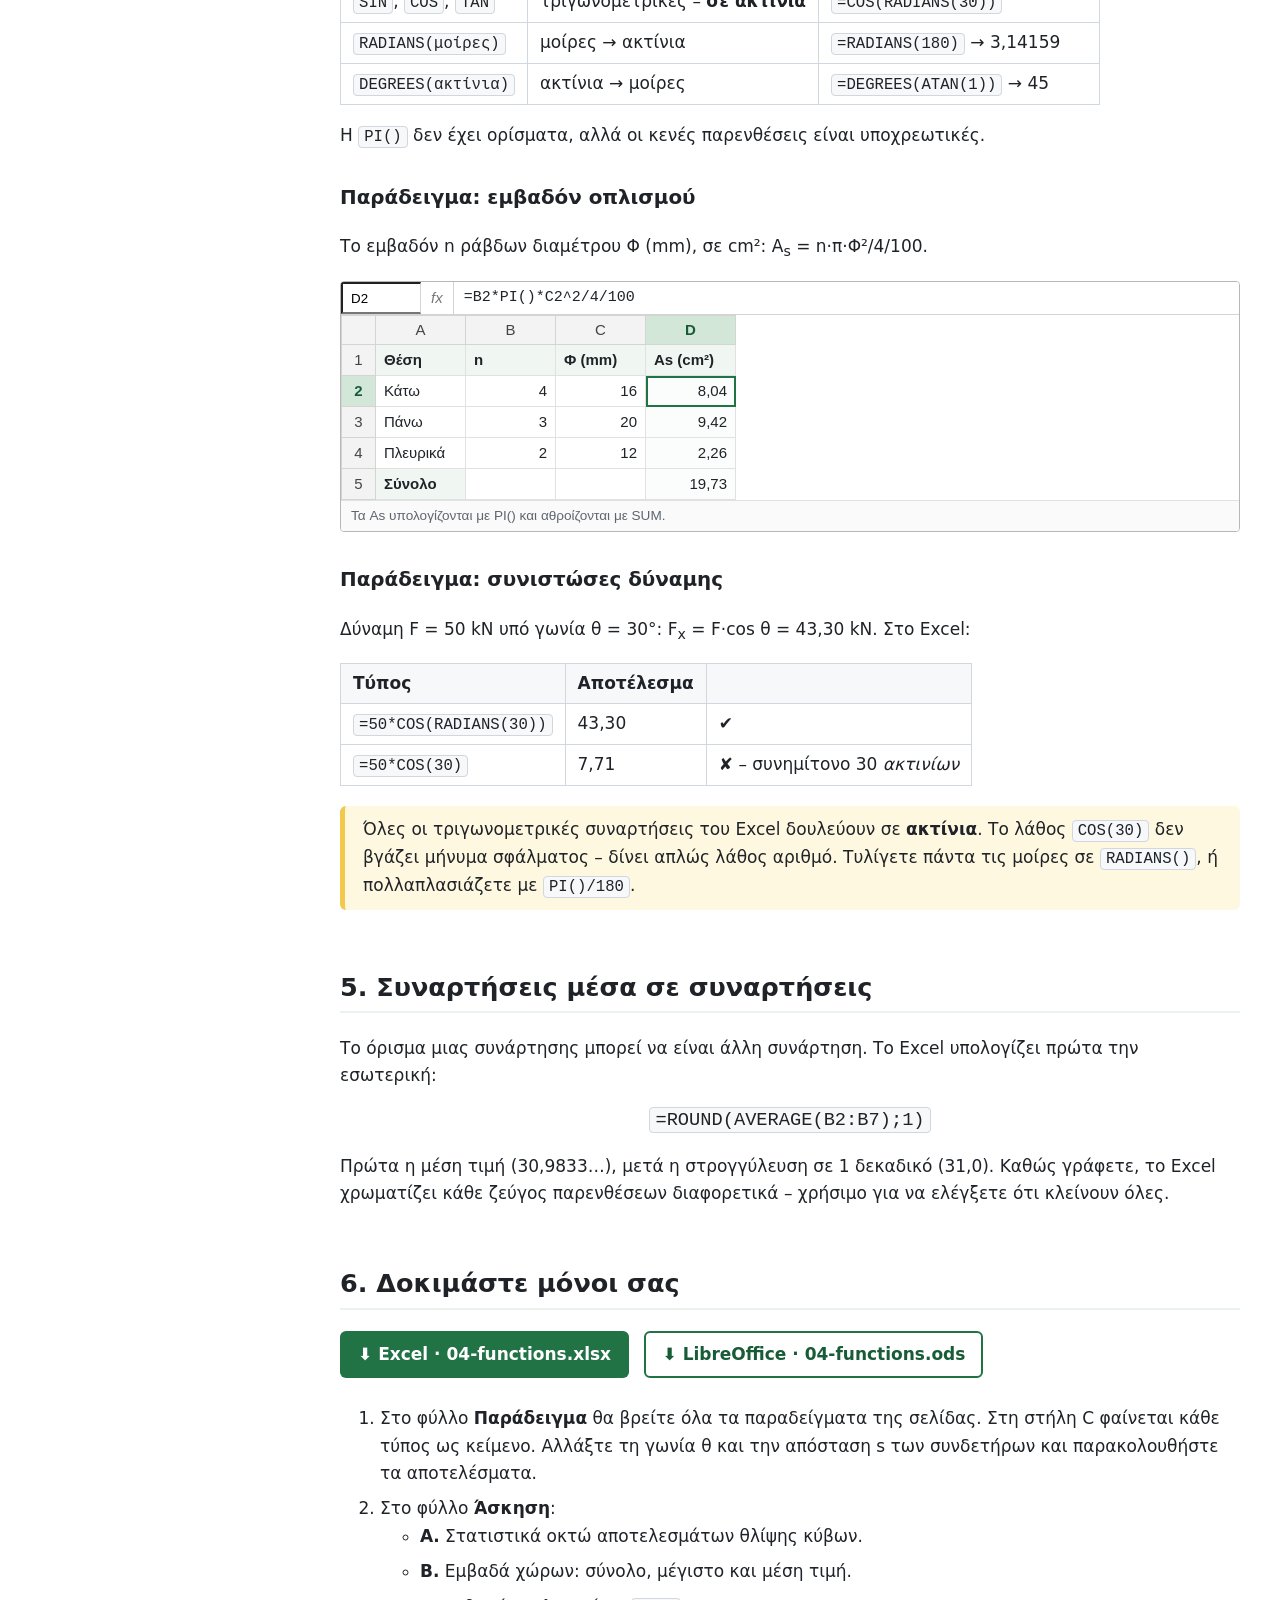
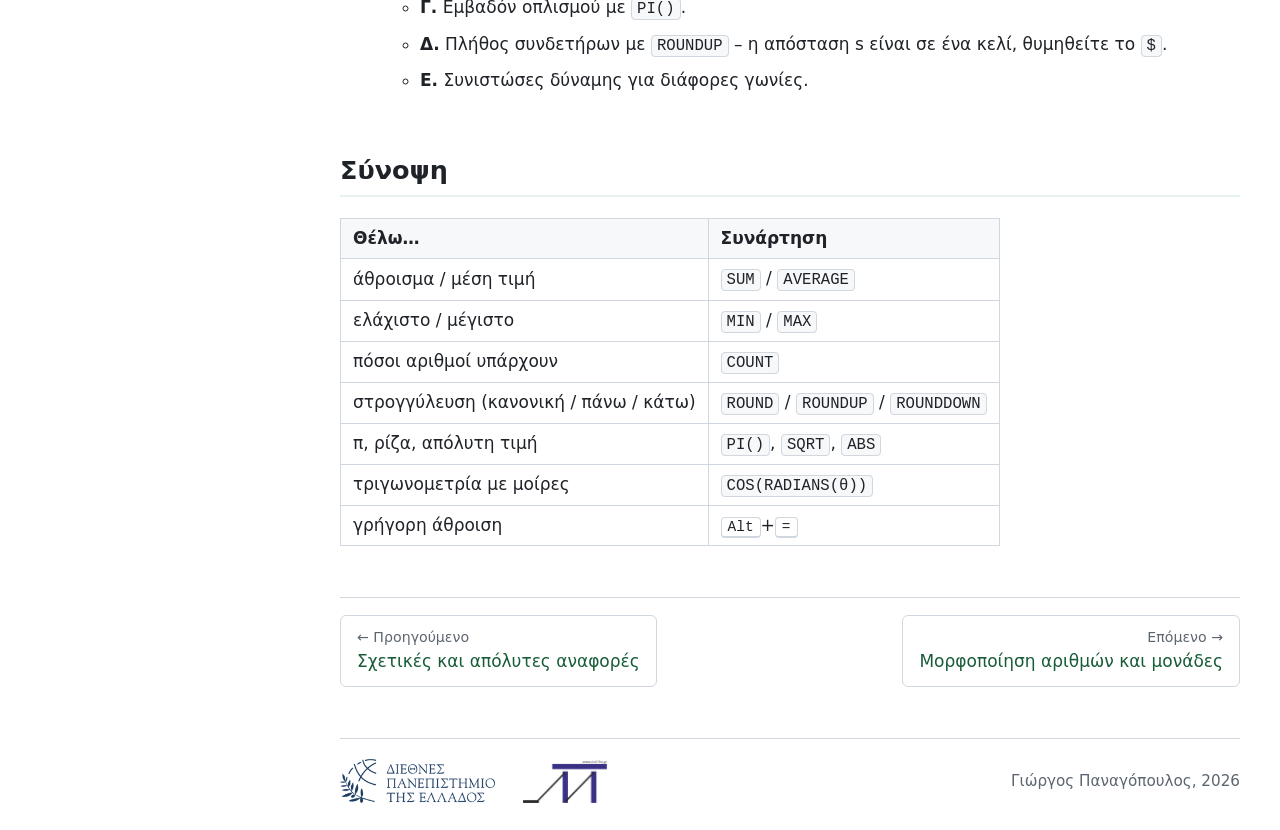
<file: lessons/04-functions.html>
<!doctype html>
<html lang="el">
<head>
  <meta charset="utf-8">
  <meta name="viewport" content="width=device-width, initial-scale=1">
  <title>04 · Συναρτήσεις – Εισαγωγή στο Excel για Πολιτικούς Μηχανικούς</title>
  <link rel="stylesheet" href="../assets/css/style.css">
</head>
<body>
<main>
  <h1>Μάθημα 4 · Βασικές συναρτήσεις</h1>
  <p class="subtitle">SUM, AVERAGE, MIN, MAX, COUNT, ROUND, PI, τριγωνομετρικές συναρτήσεις</p>

  <div class="goals">
    <h3>Σε αυτό το μάθημα θα μάθετε να</h3>
    <ul>
      <li>γράφετε μια συνάρτηση και τα ορίσματά της·</li>
      <li>υπολογίζετε αθροίσματα και στατιστικά μιας σειράς μετρήσεων·</li>
      <li>στρογγυλεύετε σωστά (και προς τα πάνω, όπου χρειάζεται)·</li>
      <li>χρησιμοποιείτε το π και τις τριγωνομετρικές συναρτήσεις χωρίς το κλασικό λάθος των μοιρών.</li>
    </ul>
  </div>

  <h2>1. Τι είναι μια συνάρτηση</h2>
  <p>
    Μια <strong>συνάρτηση</strong> (function) είναι ένας έτοιμος υπολογισμός με όνομα. Γράφεται μέσα σε τύπο
    με το όνομά της και, σε παρένθεση, τα <strong>ορίσματα</strong> (arguments) – τα δεδομένα στα οποία δρα:
  </p>
  <p style="text-align:center"><code style="font-size:1.1em">=ROUND(B2;2)</code></p>
  <p>Εδώ η <code>ROUND</code> στρογγυλεύει την τιμή του B2 (1ο όρισμα) σε 2 δεκαδικά (2ο όρισμα).</p>

  <div class="note">
    <strong>Ερωτηματικό ή κόμμα;</strong> Με <strong>ελληνικές</strong> τοπικές ρυθμίσεις τα ορίσματα
    χωρίζονται με <strong>ερωτηματικό</strong>: <code>=ROUND(B2;2)</code>. Με αγγλικές ρυθμίσεις
    χωρίζονται με κόμμα: <code>=ROUND(B2,2)</code> – έτσι θα τα βρείτε στα περισσότερα βιβλία και
    στο διαδίκτυο. Οι σελίδες αυτές χρησιμοποιούν πάντα <code>;</code>.
    Περισσότερα στον οδηγό <a href="../guides/regional-settings.html">Τοπικές ρυθμίσεις: τελεία ή κόμμα;</a>
  </div>

  <h3>Τρεις τρόποι να εισάγετε μια συνάρτηση</h3>
  <ol class="steps">
    <li><strong>Πληκτρολόγηση:</strong> γράψτε <code>=AV</code>· το Excel προτείνει συναρτήσεις που ξεκινούν
      έτσι. Επιλέξτε με τα βέλη και πατήστε <kbd>Tab</kbd>. Ενώ γράφετε, μια αναδυόμενη βοήθεια δείχνει
      ποια ορίσματα περιμένει η συνάρτηση.</li>
    <li><strong>Κουμπί <em>fx</em></strong> δίπλα στη Γραμμή τύπων (Εισαγωγή συνάρτησης / Insert Function):
      αναζήτηση συνάρτησης και ένα παράθυρο που σας ζητά τα ορίσματα ένα-ένα.</li>
    <li><strong>Αυτόματη Άθροιση</strong> Σ (AutoSum), στην καρτέλα <em>Κεντρική</em>, ή
      <kbd>Alt</kbd>+<kbd>=</kbd>: εισάγει <code>=SUM(…)</code> και μαντεύει την περιοχή – ελέγξτε την πριν
      πατήσετε <kbd>Enter</kbd>. Το βελάκι δίπλα στο Σ δίνει και Μέσο όρο, Πλήθος, Μέγιστο, Ελάχιστο.</li>
  </ol>

  <h2>2. Άθροισμα και στατιστικά: SUM, AVERAGE, MIN, MAX, COUNT</h2>
  <p>
    Τα ορίσματα αυτών των συναρτήσεων είναι συνήθως μια <strong>περιοχή</strong>. Παράδειγμα: τα
    αποτελέσματα θλίψης έξι κύβων σκυροδέματος.
  </p>

  <div class="xl" data-sheet='{
    "cols": 3, "rows": 12, "start": "B9",
    "caption": "Κάντε κλικ στα πράσινα κελιά B8 έως B12.",
    "cells": {
      "A1": {"v": "Δοκίμιο", "hdr": 1}, "B1": {"v": "f (MPa)", "hdr": 1},
      "A2": {"v": "Κ1"}, "B2": {"v": 31.2, "d": 1},
      "A3": {"v": "Κ2"}, "B3": {"v": 29.8, "d": 1},
      "A4": {"v": "Κ3"}, "B4": {"v": 33.5, "d": 1},
      "A5": {"v": "Κ4"}, "B5": {"v": 30.4, "d": 1},
      "A6": {"v": "Κ5"}, "B6": {"v": 32.1, "d": 1},
      "A7": {"v": "Κ6"}, "B7": {"v": 28.9, "d": 1},
      "A8": {"v": "Πλήθος"}, "B8": {"v": 6, "f": "=COUNT(B2:B7)"},
      "A9": {"v": "Μέση τιμή"}, "B9": {"v": 30.98333333, "d": 4, "f": "=AVERAGE(B2:B7)"},
      "A10": {"v": "Ελάχιστη"}, "B10": {"v": 28.9, "d": 1, "f": "=MIN(B2:B7)"},
      "A11": {"v": "Μέγιστη"}, "B11": {"v": 33.5, "d": 1, "f": "=MAX(B2:B7)"},
      "A12": {"v": "Μέση, 1 δεκ."}, "B12": {"v": 31.0, "d": 1, "f": "=ROUND(AVERAGE(B2:B7);1)"}
    }}'></div>

  <table class="plain">
    <tr><th>Συνάρτηση</th><th>Επιστρέφει</th></tr>
    <tr><td><code>SUM(περιοχή)</code></td><td>άθροισμα</td></tr>
    <tr><td><code>AVERAGE(περιοχή)</code></td><td>μέση τιμή (αριθμητικός μέσος)</td></tr>
    <tr><td><code>MIN(περιοχή)</code> / <code>MAX(περιοχή)</code></td><td>ελάχιστη / μέγιστη τιμή</td></tr>
    <tr><td><code>COUNT(περιοχή)</code></td><td>πλήθος κελιών που περιέχουν <em>αριθμούς</em></td></tr>
  </table>
  <ul>
    <li>Πολλές περιοχές χωρίζονται με <code>;</code>: <code>=SUM(B2:B7;D2:D7)</code>.</li>
    <li>Τα κενά κελιά και το κείμενο <strong>αγνοούνται</strong>. Αυτό είναι χρήσιμο, αλλά και επικίνδυνο:
      μια τιμή που γράφτηκε κατά λάθος ως κείμενο (π.χ. <code>30.4</code> με τελεία) απλώς δεν μετράει, χωρίς
      καμία προειδοποίηση. Το <code>COUNT</code> σάς το αποκαλύπτει: αν βγάλει 5 αντί για 6, κάτι δεν πάει καλά.</li>
    <li><strong>Γρήγορος έλεγχος:</strong> επιλέξτε μια περιοχή με αριθμούς και κοιτάξτε τη
      <strong>Γραμμή κατάστασης</strong> κάτω δεξιά: δείχνει Μέσο όρο, Πλήθος και Άθροισμα χωρίς να γράψετε τύπο.</li>
  </ul>

  <h2>3. Στρογγύλευση: ROUND, ROUNDUP, ROUNDDOWN</h2>
  <table class="plain">
    <tr><th>Συνάρτηση</th><th>Παράδειγμα</th><th>Αποτέλεσμα</th></tr>
    <tr><td><code>ROUND(x;ψηφία)</code></td><td><code>=ROUND(30,9833;1)</code></td><td>31,0 (κανονική στρογγύλευση)</td></tr>
    <tr><td><code>ROUNDUP(x;ψηφία)</code></td><td><code>=ROUNDUP(33,33;0)</code></td><td>34 (πάντα προς τα πάνω)</td></tr>
    <tr><td><code>ROUNDDOWN(x;ψηφία)</code></td><td><code>=ROUNDDOWN(33,99;0)</code></td><td>33 (πάντα προς τα κάτω)</td></tr>
  </table>
  <p>
    Το 2ο όρισμα είναι το πλήθος δεκαδικών: <code>0</code> για ακέραιο, ενώ αρνητικός αριθμός
    στρογγυλεύει αριστερά της υποδιαστολής (<code>=ROUND(1234;-2)</code> → 1200).
  </p>
  <h3>Παράδειγμα: πλήθος συνδετήρων</h3>
  <p>
    Δοκός μήκους L = 5,00 m με συνδετήρες ανά s = 0,15 m: L/s = 33,33. Δεν μπορούμε να βάλουμε 33,33
    συνδετήρες, ούτε να στρογγυλέψουμε προς τα κάτω (η απόσταση θα ξεπερνούσε τα 15 cm). Άρα
    <code>=ROUNDUP(B1/B2;0)+1</code> → 34 διαστήματα + 1 = <strong>35 συνδετήρες</strong>.
  </p>
  <div class="note">
    <strong>Στρογγύλευση ή μορφοποίηση;</strong> Η <code>ROUND</code> αλλάζει την ίδια την τιμή του κελιού.
    Αν θέλετε απλώς να <em>εμφανίζονται</em> λιγότερα δεκαδικά, χωρίς να χάνεται ακρίβεια στους
    επόμενους υπολογισμούς, χρησιμοποιήστε μορφοποίηση – θα τη δούμε στο Μάθημα 5. Στρογγυλεύουμε με
    <code>ROUND</code> μόνο όταν το αποτέλεσμα πρέπει πράγματι να είναι στρογγυλό (πλήθος ράβδων, ποσό σε €).
  </div>

  <h2>4. Μαθηματικές συναρτήσεις</h2>
  <table class="plain">
    <tr><th>Συνάρτηση</th><th>Τι κάνει</th><th>Παράδειγμα</th></tr>
    <tr><td><code>PI()</code></td><td>π = 3,14159265…</td><td><code>=PI()*B2^2/4</code></td></tr>
    <tr><td><code>SQRT(x)</code></td><td>τετραγωνική ρίζα</td><td><code>=SQRT(B2)</code> (ίδιο με <code>=B2^0,5</code>)</td></tr>
    <tr><td><code>ABS(x)</code></td><td>απόλυτη τιμή</td><td><code>=ABS(-12,5)</code> → 12,5</td></tr>
    <tr><td><code>SIN</code>, <code>COS</code>, <code>TAN</code></td><td>τριγωνομετρικές – <strong>σε ακτίνια</strong></td><td><code>=COS(RADIANS(30))</code></td></tr>
    <tr><td><code>RADIANS(μοίρες)</code></td><td>μοίρες → ακτίνια</td><td><code>=RADIANS(180)</code> → 3,14159</td></tr>
    <tr><td><code>DEGREES(ακτίνια)</code></td><td>ακτίνια → μοίρες</td><td><code>=DEGREES(ATAN(1))</code> → 45</td></tr>
  </table>
  <p>
    Η <code>PI()</code> δεν έχει ορίσματα, αλλά οι κενές παρενθέσεις είναι υποχρεωτικές.
  </p>

  <h3>Παράδειγμα: εμβαδόν οπλισμού</h3>
  <p>Το εμβαδόν n ράβδων διαμέτρου Φ (mm), σε cm²: A<sub>s</sub> = n·π·Φ²/4/100.</p>
  <div class="xl" data-sheet='{
    "cols": 4, "rows": 5, "start": "D2",
    "caption": "Τα As υπολογίζονται με PI() και αθροίζονται με SUM.",
    "cells": {
      "A1": {"v": "Θέση", "hdr": 1}, "B1": {"v": "n", "hdr": 1}, "C1": {"v": "Φ (mm)", "hdr": 1}, "D1": {"v": "As (cm²)", "hdr": 1},
      "A2": {"v": "Κάτω"}, "B2": {"v": 4}, "C2": {"v": 16}, "D2": {"v": 8.0425, "d": 2, "f": "=B2*PI()*C2^2/4/100"},
      "A3": {"v": "Πάνω"}, "B3": {"v": 3}, "C3": {"v": 20}, "D3": {"v": 9.4248, "d": 2, "f": "=B3*PI()*C3^2/4/100"},
      "A4": {"v": "Πλευρικά"}, "B4": {"v": 2}, "C4": {"v": 12}, "D4": {"v": 2.2619, "d": 2, "f": "=B4*PI()*C4^2/4/100"},
      "A5": {"v": "Σύνολο", "hdr": 1}, "D5": {"v": 19.7292, "d": 2, "f": "=SUM(D2:D4)"}
    }}'></div>

  <h3>Παράδειγμα: συνιστώσες δύναμης</h3>
  <p>
    Δύναμη F = 50 kN υπό γωνία θ = 30°: F<sub>x</sub> = F·cos θ = 43,30 kN. Στο Excel:
  </p>
  <table class="plain">
    <tr><th>Τύπος</th><th>Αποτέλεσμα</th><th></th></tr>
    <tr><td><code>=50*COS(RADIANS(30))</code></td><td>43,30</td><td>✔</td></tr>
    <tr><td><code>=50*COS(30)</code></td><td>7,71</td><td>✘ – συνημίτονο 30 <em>ακτινίων</em></td></tr>
  </table>
  <div class="note">
    Όλες οι τριγωνομετρικές συναρτήσεις του Excel δουλεύουν σε <strong>ακτίνια</strong>. Το λάθος
    <code>COS(30)</code> δεν βγάζει μήνυμα σφάλματος – δίνει απλώς λάθος αριθμό. Τυλίγετε πάντα τις
    μοίρες σε <code>RADIANS()</code>, ή πολλαπλασιάζετε με <code>PI()/180</code>.
  </div>

  <h2>5. Συναρτήσεις μέσα σε συναρτήσεις</h2>
  <p>
    Το όρισμα μιας συνάρτησης μπορεί να είναι άλλη συνάρτηση. Το Excel υπολογίζει πρώτα την εσωτερική:
  </p>
  <p style="text-align:center"><code style="font-size:1.1em">=ROUND(AVERAGE(B2:B7);1)</code></p>
  <p>
    Πρώτα η μέση τιμή (30,9833…), μετά η στρογγύλευση σε 1 δεκαδικό (31,0). Καθώς γράφετε, το Excel
    χρωματίζει κάθε ζεύγος παρενθέσεων διαφορετικά – χρήσιμο για να ελέγξετε ότι κλείνουν όλες.
  </p>

  <h2>6. Δοκιμάστε μόνοι σας</h2>
  <p>
    <a class="download" href="../files/04-functions.xlsx" download>⬇ Excel · 04-functions.xlsx</a>
    <a class="download ods" href="../files/04-functions.ods" download>⬇ LibreOffice · 04-functions.ods</a>
  </p>
  <ol class="steps">
    <li>Στο φύλλο <strong>Παράδειγμα</strong> θα βρείτε όλα τα παραδείγματα της σελίδας. Στη στήλη C φαίνεται
      κάθε τύπος ως κείμενο. Αλλάξτε τη γωνία θ και την απόσταση s των συνδετήρων και παρακολουθήστε τα αποτελέσματα.</li>
    <li>Στο φύλλο <strong>Άσκηση</strong>:
      <ul>
        <li><strong>Α.</strong> Στατιστικά οκτώ αποτελεσμάτων θλίψης κύβων.</li>
        <li><strong>Β.</strong> Εμβαδά χώρων: σύνολο, μέγιστο και μέση τιμή.</li>
        <li><strong>Γ.</strong> Εμβαδόν οπλισμού με <code>PI()</code>.</li>
        <li><strong>Δ.</strong> Πλήθος συνδετήρων με <code>ROUNDUP</code> – η απόσταση s είναι σε ένα κελί, θυμηθείτε το <code>$</code>.</li>
        <li><strong>Ε.</strong> Συνιστώσες δύναμης για διάφορες γωνίες.</li>
      </ul>
    </li>
  </ol>

  <h2>Σύνοψη</h2>
  <table class="plain">
    <tr><th>Θέλω…</th><th>Συνάρτηση</th></tr>
    <tr><td>άθροισμα / μέση τιμή</td><td><code>SUM</code> / <code>AVERAGE</code></td></tr>
    <tr><td>ελάχιστο / μέγιστο</td><td><code>MIN</code> / <code>MAX</code></td></tr>
    <tr><td>πόσοι αριθμοί υπάρχουν</td><td><code>COUNT</code></td></tr>
    <tr><td>στρογγύλευση (κανονική / πάνω / κάτω)</td><td><code>ROUND</code> / <code>ROUNDUP</code> / <code>ROUNDDOWN</code></td></tr>
    <tr><td>π, ρίζα, απόλυτη τιμή</td><td><code>PI()</code>, <code>SQRT</code>, <code>ABS</code></td></tr>
    <tr><td>τριγωνομετρία με μοίρες</td><td><code>COS(RADIANS(θ))</code></td></tr>
    <tr><td>γρήγορη άθροιση</td><td><kbd>Alt</kbd>+<kbd>=</kbd></td></tr>
  </table>

  <div class="pager"></div>
</main>
<script src="../assets/js/site.js"></script>
</body>
</html>
</file>
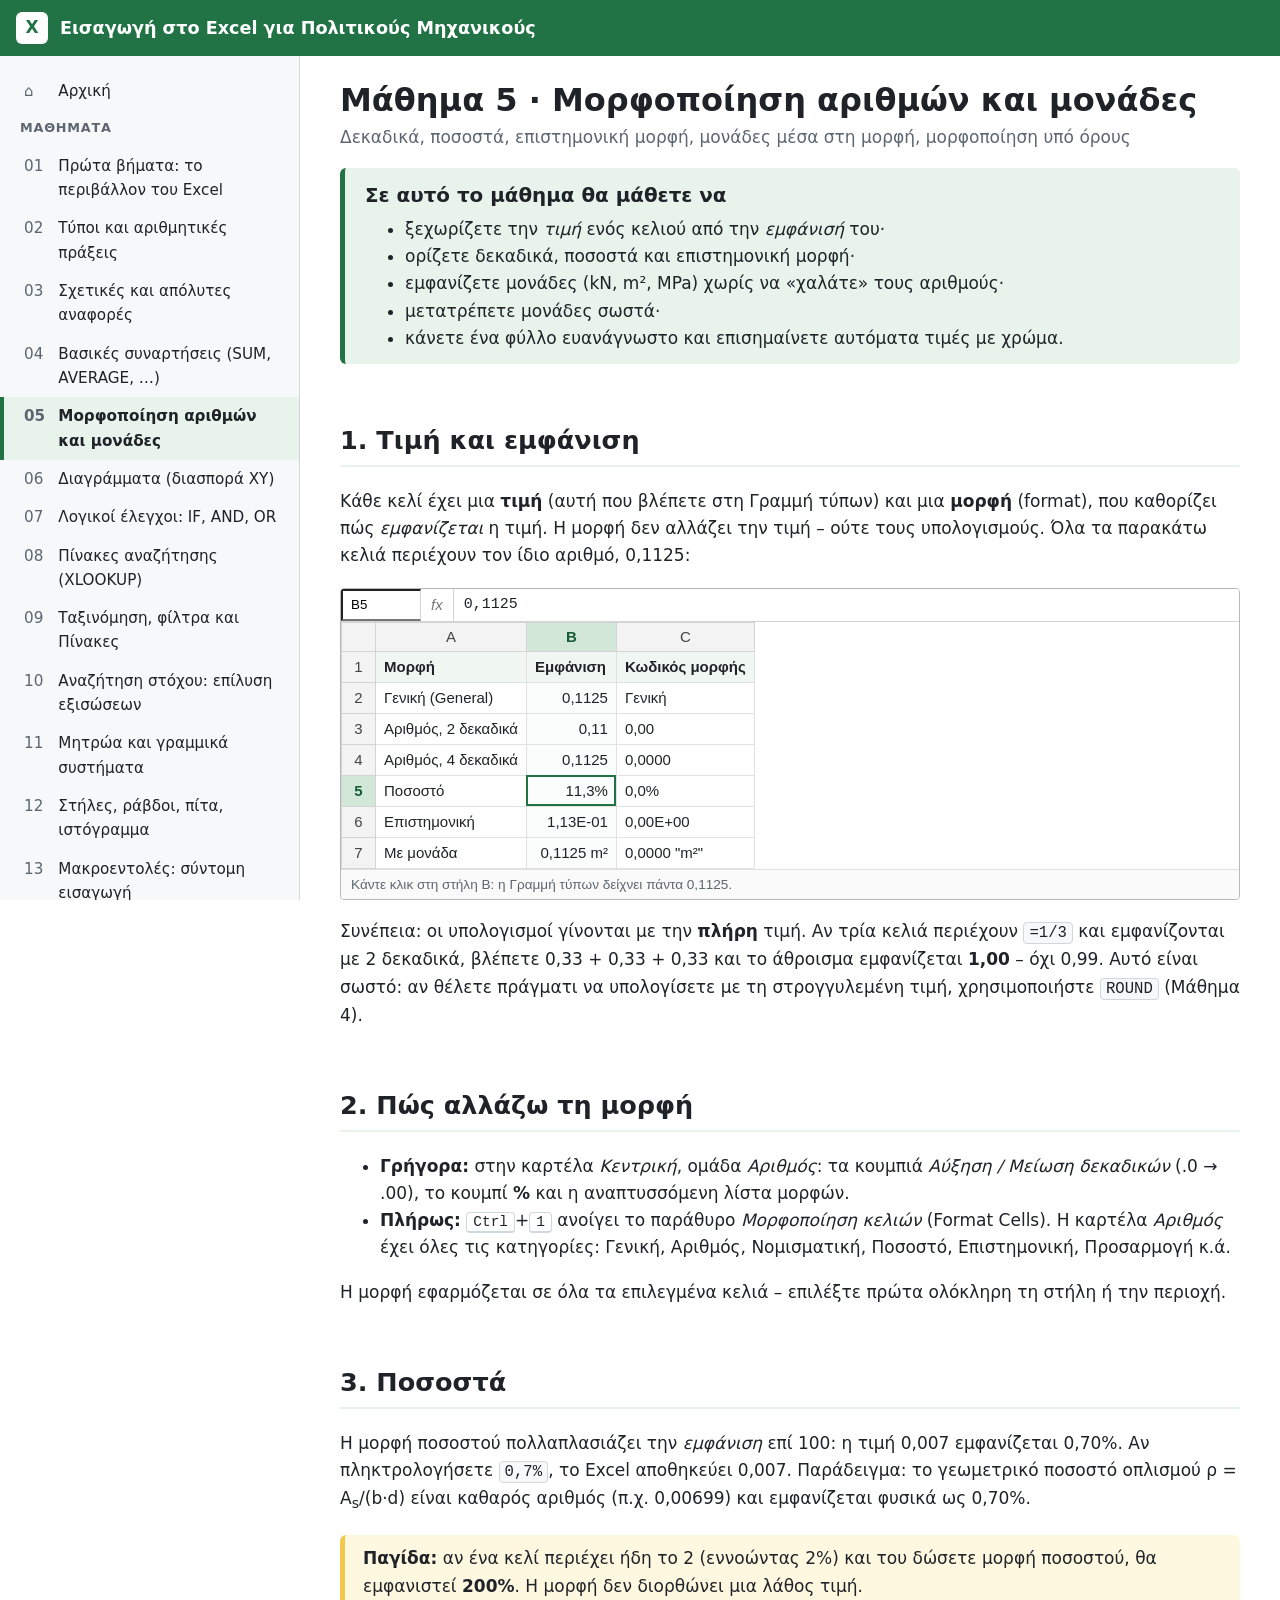
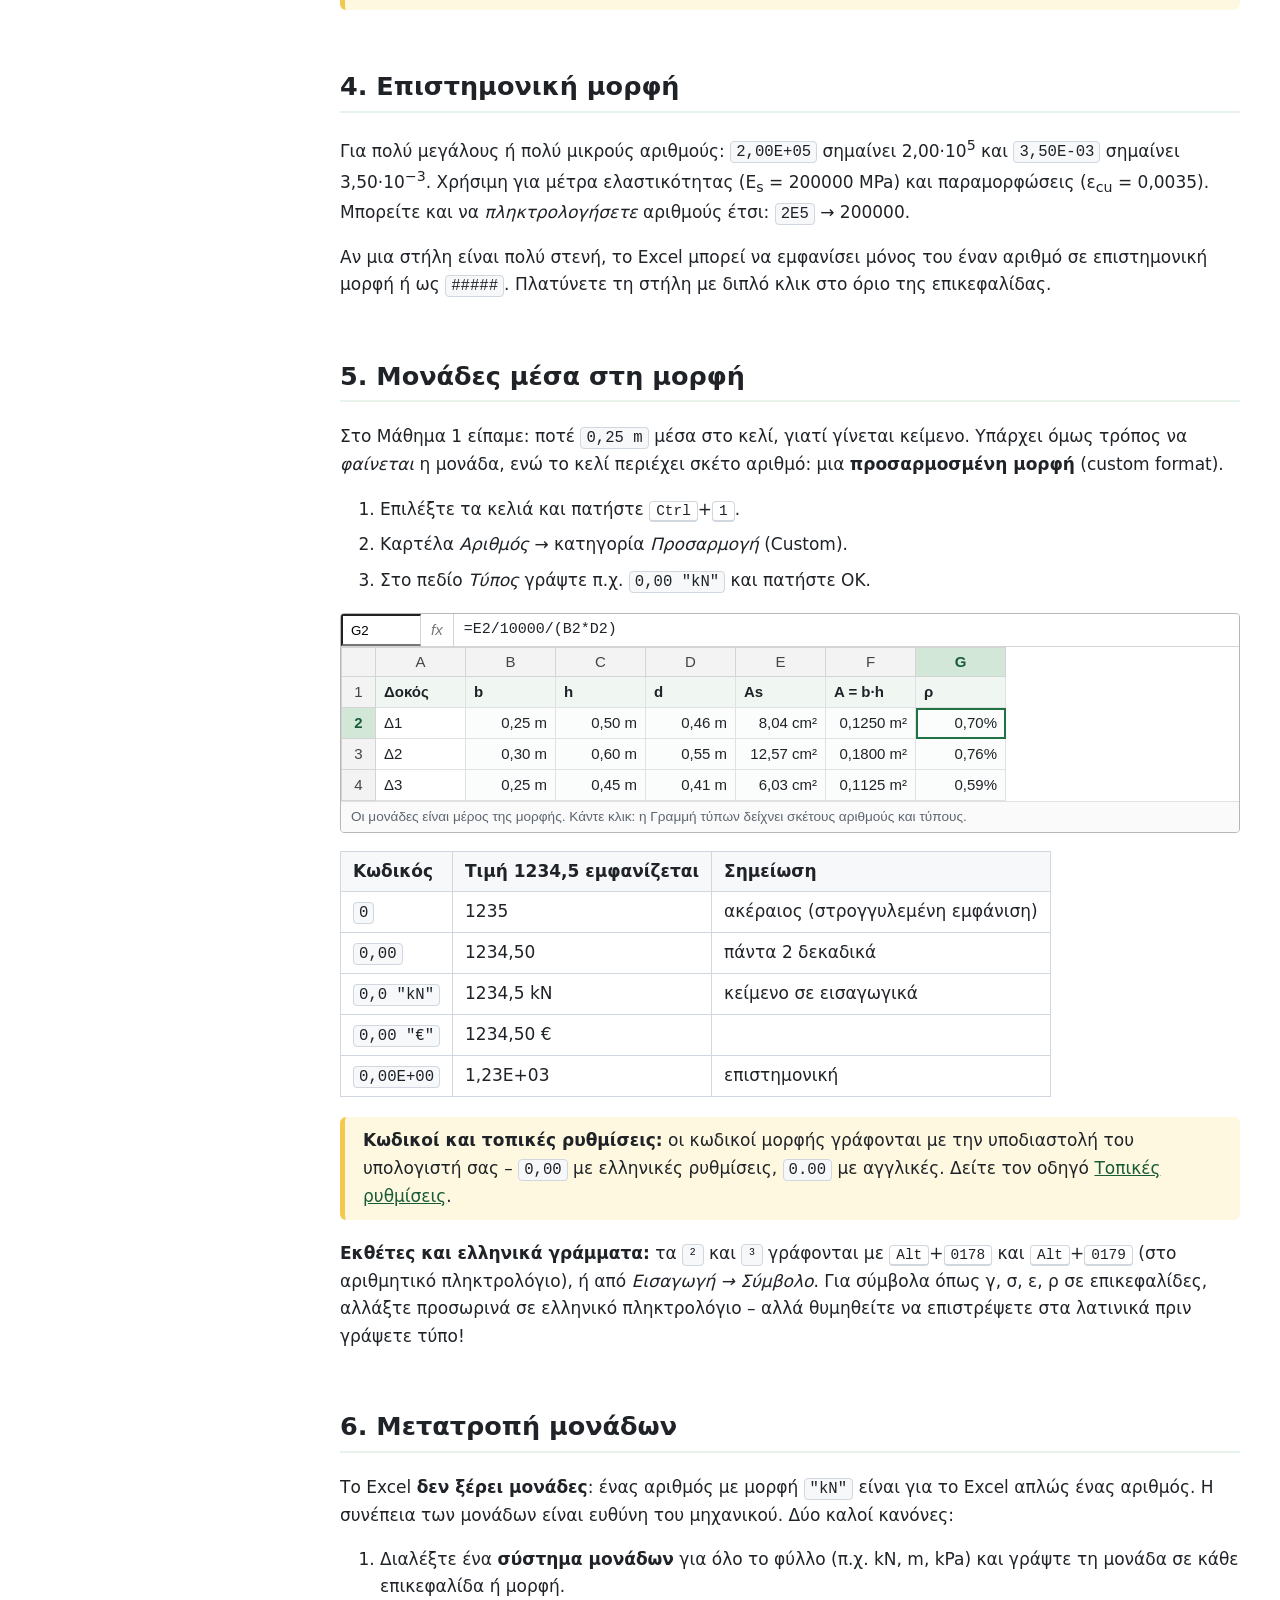
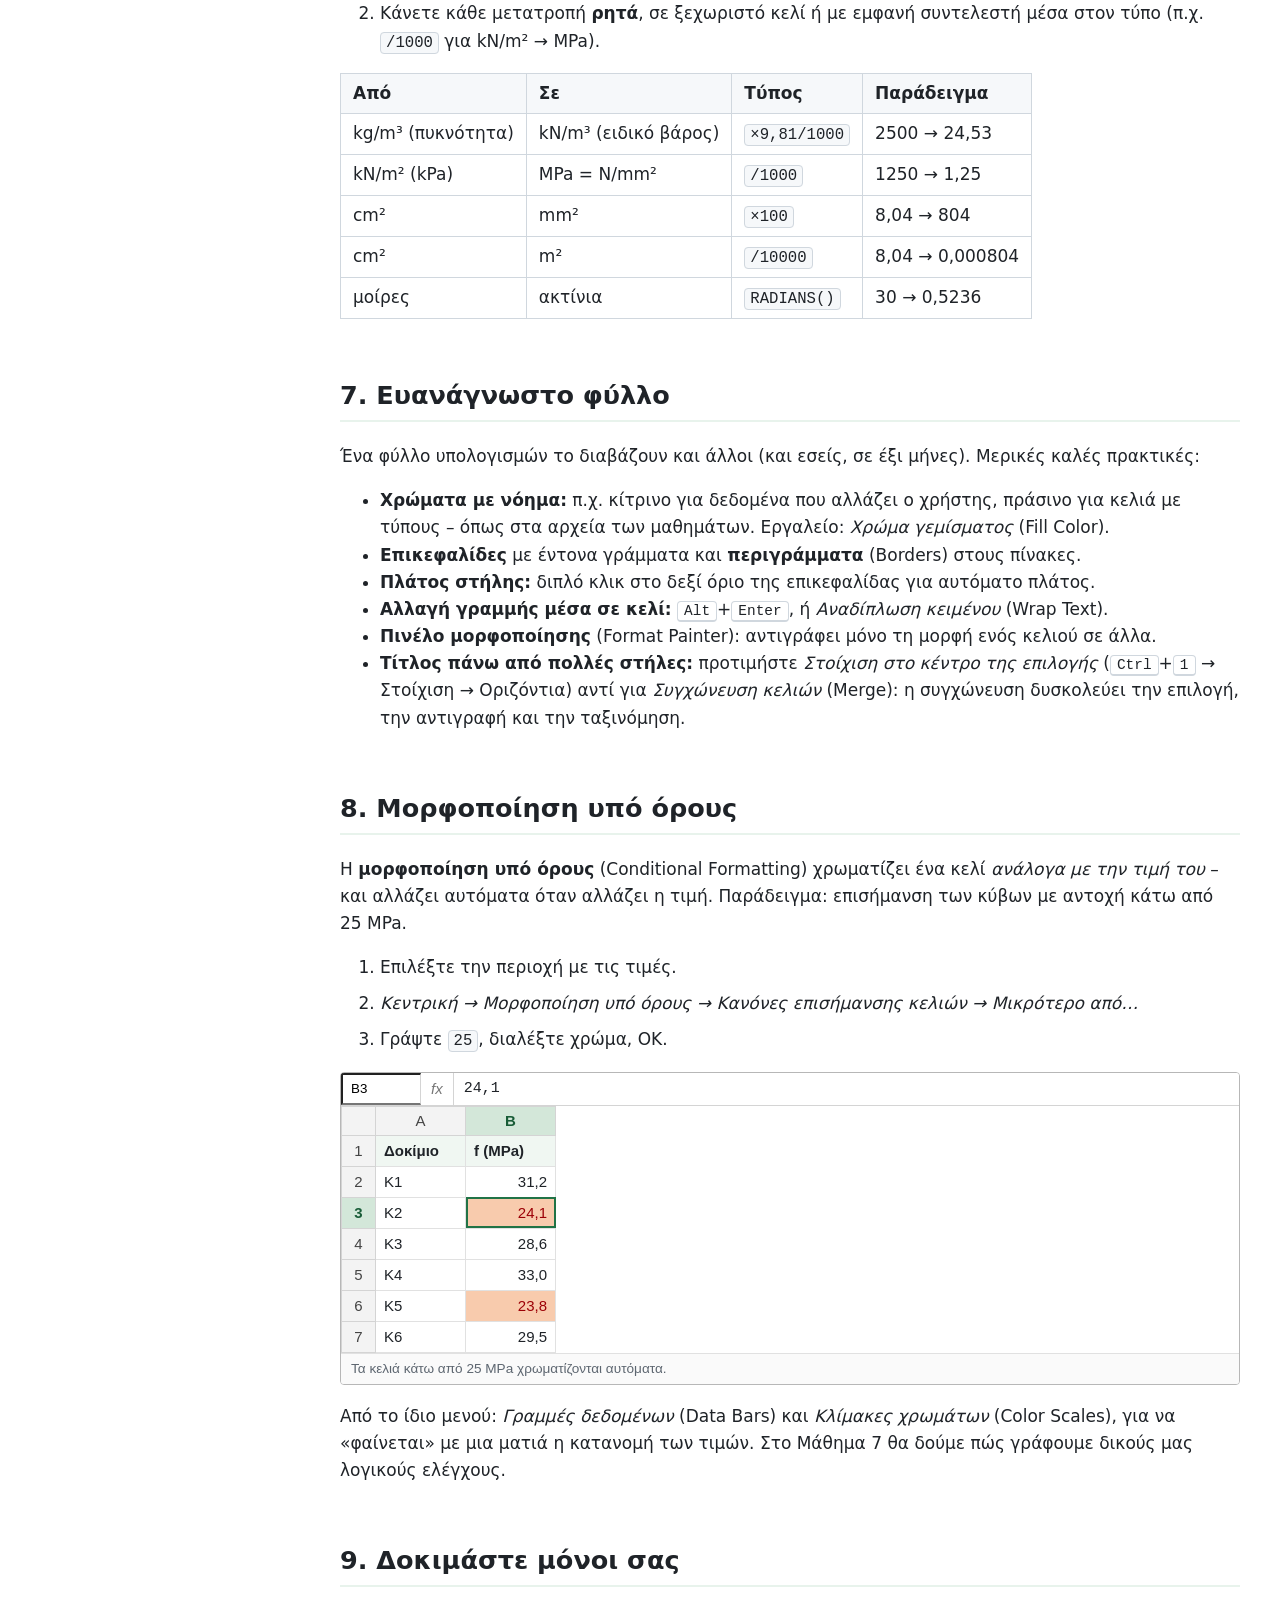
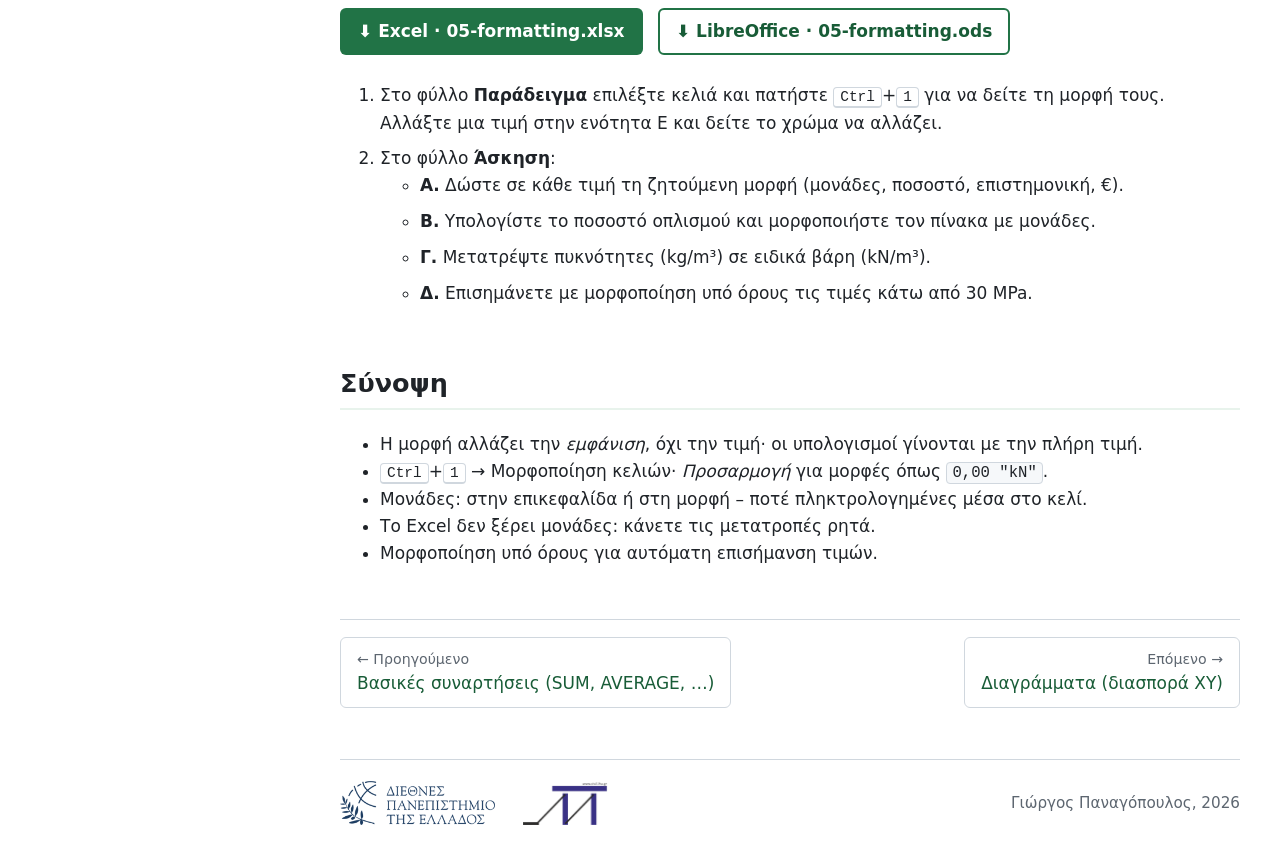
<file: lessons/05-formatting.html>
<!doctype html>
<html lang="el">
<head>
  <meta charset="utf-8">
  <meta name="viewport" content="width=device-width, initial-scale=1">
  <title>05 · Μορφοποίηση – Εισαγωγή στο Excel για Πολιτικούς Μηχανικούς</title>
  <link rel="stylesheet" href="../assets/css/style.css">
</head>
<body>
<main>
  <h1>Μάθημα 5 · Μορφοποίηση αριθμών και μονάδες</h1>
  <p class="subtitle">Δεκαδικά, ποσοστά, επιστημονική μορφή, μονάδες μέσα στη μορφή, μορφοποίηση υπό όρους</p>

  <div class="goals">
    <h3>Σε αυτό το μάθημα θα μάθετε να</h3>
    <ul>
      <li>ξεχωρίζετε την <em>τιμή</em> ενός κελιού από την <em>εμφάνισή</em> του·</li>
      <li>ορίζετε δεκαδικά, ποσοστά και επιστημονική μορφή·</li>
      <li>εμφανίζετε μονάδες (kN, m², MPa) χωρίς να «χαλάτε» τους αριθμούς·</li>
      <li>μετατρέπετε μονάδες σωστά·</li>
      <li>κάνετε ένα φύλλο ευανάγνωστο και επισημαίνετε αυτόματα τιμές με χρώμα.</li>
    </ul>
  </div>

  <h2>1. Τιμή και εμφάνιση</h2>
  <p>
    Κάθε κελί έχει μια <strong>τιμή</strong> (αυτή που βλέπετε στη Γραμμή τύπων) και μια
    <strong>μορφή</strong> (format), που καθορίζει πώς <em>εμφανίζεται</em> η τιμή. Η μορφή δεν αλλάζει
    την τιμή – ούτε τους υπολογισμούς. Όλα τα παρακάτω κελιά περιέχουν τον ίδιο αριθμό, 0,1125:
  </p>

  <div class="xl" data-sheet='{
    "cols": 3, "rows": 7, "start": "B5",
    "caption": "Κάντε κλικ στη στήλη B: η Γραμμή τύπων δείχνει πάντα 0,1125.",
    "cells": {
      "A1": {"v": "Μορφή", "hdr": 1}, "B1": {"v": "Εμφάνιση", "hdr": 1}, "C1": {"v": "Κωδικός μορφής", "hdr": 1},
      "A2": {"v": "Γενική (General)"}, "B2": {"v": "0,1125", "r": 1, "f": "0,1125"}, "C2": {"v": "Γενική"},
      "A3": {"v": "Αριθμός, 2 δεκαδικά"}, "B3": {"v": "0,11", "r": 1, "f": "0,1125"}, "C3": {"v": "0,00"},
      "A4": {"v": "Αριθμός, 4 δεκαδικά"}, "B4": {"v": "0,1125", "r": 1, "f": "0,1125"}, "C4": {"v": "0,0000"},
      "A5": {"v": "Ποσοστό"}, "B5": {"v": "11,3%", "r": 1, "f": "0,1125"}, "C5": {"v": "0,0%"},
      "A6": {"v": "Επιστημονική"}, "B6": {"v": "1,13E-01", "r": 1, "f": "0,1125"}, "C6": {"v": "0,00E+00"},
      "A7": {"v": "Με μονάδα"}, "B7": {"v": "0,1125 m²", "r": 1, "f": "0,1125"}, "C7": {"v": "0,0000 \"m²\""}
    }}'></div>

  <p>
    Συνέπεια: οι υπολογισμοί γίνονται με την <strong>πλήρη</strong> τιμή. Αν τρία κελιά περιέχουν
    <code>=1/3</code> και εμφανίζονται με 2 δεκαδικά, βλέπετε 0,33 + 0,33 + 0,33 και το άθροισμα
    εμφανίζεται <strong>1,00</strong> – όχι 0,99. Αυτό είναι σωστό: αν θέλετε πράγματι να υπολογίσετε με τη
    στρογγυλεμένη τιμή, χρησιμοποιήστε <code>ROUND</code> (Μάθημα 4).
  </p>

  <h2>2. Πώς αλλάζω τη μορφή</h2>
  <ul>
    <li><strong>Γρήγορα:</strong> στην καρτέλα <em>Κεντρική</em>, ομάδα <em>Αριθμός</em>: τα κουμπιά
      <em>Αύξηση / Μείωση δεκαδικών</em> (.0 → .00), το κουμπί <strong>%</strong> και η αναπτυσσόμενη λίστα μορφών.</li>
    <li><strong>Πλήρως:</strong> <kbd>Ctrl</kbd>+<kbd>1</kbd> ανοίγει το παράθυρο <em>Μορφοποίηση κελιών</em>
      (Format Cells). Η καρτέλα <em>Αριθμός</em> έχει όλες τις κατηγορίες: Γενική, Αριθμός, Νομισματική,
      Ποσοστό, Επιστημονική, Προσαρμογή κ.ά.</li>
  </ul>
  <p>Η μορφή εφαρμόζεται σε όλα τα επιλεγμένα κελιά – επιλέξτε πρώτα ολόκληρη τη στήλη ή την περιοχή.</p>

  <h2>3. Ποσοστά</h2>
  <p>
    Η μορφή ποσοστού πολλαπλασιάζει την <em>εμφάνιση</em> επί 100: η τιμή 0,007 εμφανίζεται 0,70%.
    Αν πληκτρολογήσετε <code>0,7%</code>, το Excel αποθηκεύει 0,007. Παράδειγμα: το γεωμετρικό ποσοστό
    οπλισμού ρ = A<sub>s</sub>/(b·d) είναι καθαρός αριθμός (π.χ. 0,00699) και εμφανίζεται φυσικά ως 0,70%.
  </p>
  <div class="note">
    <strong>Παγίδα:</strong> αν ένα κελί περιέχει ήδη το 2 (εννοώντας 2%) και του δώσετε μορφή ποσοστού,
    θα εμφανιστεί <strong>200%</strong>. Η μορφή δεν διορθώνει μια λάθος τιμή.
  </div>

  <h2>4. Επιστημονική μορφή</h2>
  <p>
    Για πολύ μεγάλους ή πολύ μικρούς αριθμούς: <code>2,00E+05</code> σημαίνει 2,00·10<sup>5</sup> και
    <code>3,50E-03</code> σημαίνει 3,50·10<sup>−3</sup>. Χρήσιμη για μέτρα ελαστικότητας (E<sub>s</sub> = 200000 MPa)
    και παραμορφώσεις (ε<sub>cu</sub> = 0,0035). Μπορείτε και να <em>πληκτρολογήσετε</em> αριθμούς έτσι:
    <code>2E5</code> → 200000.
  </p>
  <p>
    Αν μια στήλη είναι πολύ στενή, το Excel μπορεί να εμφανίσει μόνος του έναν αριθμό σε επιστημονική
    μορφή ή ως <code>#####</code>. Πλατύνετε τη στήλη με διπλό κλικ στο όριο της επικεφαλίδας.
  </p>

  <h2>5. Μονάδες μέσα στη μορφή</h2>
  <p>
    Στο Μάθημα 1 είπαμε: ποτέ <code>0,25 m</code> μέσα στο κελί, γιατί γίνεται κείμενο. Υπάρχει όμως
    τρόπος να <em>φαίνεται</em> η μονάδα, ενώ το κελί περιέχει σκέτο αριθμό: μια
    <strong>προσαρμοσμένη μορφή</strong> (custom format).
  </p>
  <ol class="steps">
    <li>Επιλέξτε τα κελιά και πατήστε <kbd>Ctrl</kbd>+<kbd>1</kbd>.</li>
    <li>Καρτέλα <em>Αριθμός</em> → κατηγορία <em>Προσαρμογή</em> (Custom).</li>
    <li>Στο πεδίο <em>Τύπος</em> γράψτε π.χ. <code>0,00 "kN"</code> και πατήστε OK.</li>
  </ol>

  <div class="xl" data-sheet='{
    "cols": 7, "rows": 4, "start": "G2",
    "caption": "Οι μονάδες είναι μέρος της μορφής. Κάντε κλικ: η Γραμμή τύπων δείχνει σκέτους αριθμούς και τύπους.",
    "cells": {
      "A1": {"v": "Δοκός", "hdr": 1}, "B1": {"v": "b", "hdr": 1}, "C1": {"v": "h", "hdr": 1}, "D1": {"v": "d", "hdr": 1},
      "E1": {"v": "As", "hdr": 1}, "F1": {"v": "A = b·h", "hdr": 1}, "G1": {"v": "ρ", "hdr": 1},
      "A2": {"v": "Δ1"}, "B2": {"v": "0,25 m", "r": 1, "f": "0,25"}, "C2": {"v": "0,50 m", "r": 1, "f": "0,5"}, "D2": {"v": "0,46 m", "r": 1, "f": "0,46"},
      "E2": {"v": "8,04 cm²", "r": 1, "f": "8,04"}, "F2": {"v": "0,1250 m²", "r": 1, "f": "=B2*C2"}, "G2": {"v": "0,70%", "r": 1, "f": "=E2/10000/(B2*D2)"},
      "A3": {"v": "Δ2"}, "B3": {"v": "0,30 m", "r": 1, "f": "0,3"}, "C3": {"v": "0,60 m", "r": 1, "f": "0,6"}, "D3": {"v": "0,55 m", "r": 1, "f": "0,55"},
      "E3": {"v": "12,57 cm²", "r": 1, "f": "12,57"}, "F3": {"v": "0,1800 m²", "r": 1, "f": "=B3*C3"}, "G3": {"v": "0,76%", "r": 1, "f": "=E3/10000/(B3*D3)"},
      "A4": {"v": "Δ3"}, "B4": {"v": "0,25 m", "r": 1, "f": "0,25"}, "C4": {"v": "0,45 m", "r": 1, "f": "0,45"}, "D4": {"v": "0,41 m", "r": 1, "f": "0,41"},
      "E4": {"v": "6,03 cm²", "r": 1, "f": "6,03"}, "F4": {"v": "0,1125 m²", "r": 1, "f": "=B4*C4"}, "G4": {"v": "0,59%", "r": 1, "f": "=E4/10000/(B4*D4)"}
    }}'></div>

  <table class="plain">
    <tr><th>Κωδικός</th><th>Τιμή 1234,5 εμφανίζεται</th><th>Σημείωση</th></tr>
    <tr><td><code>0</code></td><td>1235</td><td>ακέραιος (στρογγυλεμένη εμφάνιση)</td></tr>
    <tr><td><code>0,00</code></td><td>1234,50</td><td>πάντα 2 δεκαδικά</td></tr>
    <tr><td><code>0,0 "kN"</code></td><td>1234,5 kN</td><td>κείμενο σε εισαγωγικά</td></tr>
    <tr><td><code>0,00 "€"</code></td><td>1234,50 €</td><td></td></tr>
    <tr><td><code>0,00E+00</code></td><td>1,23E+03</td><td>επιστημονική</td></tr>
  </table>
  <div class="note">
    <strong>Κωδικοί και τοπικές ρυθμίσεις:</strong> οι κωδικοί μορφής γράφονται με την υποδιαστολή του
    υπολογιστή σας – <code>0,00</code> με ελληνικές ρυθμίσεις, <code>0.00</code> με αγγλικές. Δείτε τον οδηγό
    <a href="../guides/regional-settings.html">Τοπικές ρυθμίσεις</a>.
  </div>
  <p>
    <strong>Εκθέτες και ελληνικά γράμματα:</strong> τα <code>²</code> και <code>³</code> γράφονται με
    <kbd>Alt</kbd>+<kbd>0178</kbd> και <kbd>Alt</kbd>+<kbd>0179</kbd> (στο αριθμητικό πληκτρολόγιο), ή από
    <em>Εισαγωγή → Σύμβολο</em>. Για σύμβολα όπως γ, σ, ε, ρ σε επικεφαλίδες, αλλάξτε προσωρινά σε ελληνικό
    πληκτρολόγιο – αλλά θυμηθείτε να επιστρέψετε στα λατινικά πριν γράψετε τύπο!
  </p>

  <h2>6. Μετατροπή μονάδων</h2>
  <p>
    Το Excel <strong>δεν ξέρει μονάδες</strong>: ένας αριθμός με μορφή <code>"kN"</code> είναι για το Excel
    απλώς ένας αριθμός. Η συνέπεια των μονάδων είναι ευθύνη του μηχανικού. Δύο καλοί κανόνες:
  </p>
  <ol>
    <li>Διαλέξτε ένα <strong>σύστημα μονάδων</strong> για όλο το φύλλο (π.χ. kN, m, kPa) και γράψτε τη μονάδα
      σε κάθε επικεφαλίδα ή μορφή.</li>
    <li>Κάνετε κάθε μετατροπή <strong>ρητά</strong>, σε ξεχωριστό κελί ή με εμφανή συντελεστή μέσα στον τύπο
      (π.χ. <code>/1000</code> για kN/m² → MPa).</li>
  </ol>
  <table class="plain">
    <tr><th>Από</th><th>Σε</th><th>Τύπος</th><th>Παράδειγμα</th></tr>
    <tr><td>kg/m³ (πυκνότητα)</td><td>kN/m³ (ειδικό βάρος)</td><td><code>×9,81/1000</code></td><td>2500 → 24,53</td></tr>
    <tr><td>kN/m² (kPa)</td><td>MPa = N/mm²</td><td><code>/1000</code></td><td>1250 → 1,25</td></tr>
    <tr><td>cm²</td><td>mm²</td><td><code>×100</code></td><td>8,04 → 804</td></tr>
    <tr><td>cm²</td><td>m²</td><td><code>/10000</code></td><td>8,04 → 0,000804</td></tr>
    <tr><td>μοίρες</td><td>ακτίνια</td><td><code>RADIANS()</code></td><td>30 → 0,5236</td></tr>
  </table>

  <h2>7. Ευανάγνωστο φύλλο</h2>
  <p>Ένα φύλλο υπολογισμών το διαβάζουν και άλλοι (και εσείς, σε έξι μήνες). Μερικές καλές πρακτικές:</p>
  <ul>
    <li><strong>Χρώματα με νόημα:</strong> π.χ. κίτρινο για δεδομένα που αλλάζει ο χρήστης, πράσινο για
      κελιά με τύπους – όπως στα αρχεία των μαθημάτων. Εργαλείο: <em>Χρώμα γεμίσματος</em> (Fill Color).</li>
    <li><strong>Επικεφαλίδες</strong> με έντονα γράμματα και <strong>περιγράμματα</strong> (Borders) στους πίνακες.</li>
    <li><strong>Πλάτος στήλης:</strong> διπλό κλικ στο δεξί όριο της επικεφαλίδας για αυτόματο πλάτος.</li>
    <li><strong>Αλλαγή γραμμής μέσα σε κελί:</strong> <kbd>Alt</kbd>+<kbd>Enter</kbd>, ή <em>Αναδίπλωση κειμένου</em> (Wrap Text).</li>
    <li><strong>Πινέλο μορφοποίησης</strong> (Format Painter): αντιγράφει μόνο τη μορφή ενός κελιού σε άλλα.</li>
    <li><strong>Τίτλος πάνω από πολλές στήλες:</strong> προτιμήστε <em>Στοίχιση στο κέντρο της επιλογής</em>
      (<kbd>Ctrl</kbd>+<kbd>1</kbd> → Στοίχιση → Οριζόντια) αντί για <em>Συγχώνευση κελιών</em> (Merge): η
      συγχώνευση δυσκολεύει την επιλογή, την αντιγραφή και την ταξινόμηση.</li>
  </ul>

  <h2>8. Μορφοποίηση υπό όρους</h2>
  <p>
    Η <strong>μορφοποίηση υπό όρους</strong> (Conditional Formatting) χρωματίζει ένα κελί
    <em>ανάλογα με την τιμή του</em> – και αλλάζει αυτόματα όταν αλλάζει η τιμή. Παράδειγμα: επισήμανση
    των κύβων με αντοχή κάτω από 25 MPa.
  </p>
  <ol class="steps">
    <li>Επιλέξτε την περιοχή με τις τιμές.</li>
    <li><em>Κεντρική → Μορφοποίηση υπό όρους → Κανόνες επισήμανσης κελιών → Μικρότερο από…</em></li>
    <li>Γράψτε <code>25</code>, διαλέξτε χρώμα, OK.</li>
  </ol>
  <div class="xl" data-sheet='{
    "cols": 2, "rows": 7, "start": "B3",
    "caption": "Τα κελιά κάτω από 25 MPa χρωματίζονται αυτόματα.",
    "cells": {
      "A1": {"v": "Δοκίμιο", "hdr": 1}, "B1": {"v": "f (MPa)", "hdr": 1},
      "A2": {"v": "Κ1"}, "B2": {"v": 31.2, "d": 1},
      "A3": {"v": "Κ2"}, "B3": {"v": 24.1, "d": 1, "bg": "#f8cbad", "color": "#9c0006"},
      "A4": {"v": "Κ3"}, "B4": {"v": 28.6, "d": 1},
      "A5": {"v": "Κ4"}, "B5": {"v": 33.0, "d": 1},
      "A6": {"v": "Κ5"}, "B6": {"v": 23.8, "d": 1, "bg": "#f8cbad", "color": "#9c0006"},
      "A7": {"v": "Κ6"}, "B7": {"v": 29.5, "d": 1}
    }}'></div>
  <p>
    Από το ίδιο μενού: <em>Γραμμές δεδομένων</em> (Data Bars) και <em>Κλίμακες χρωμάτων</em> (Color Scales),
    για να «φαίνεται» με μια ματιά η κατανομή των τιμών. Στο Μάθημα 7 θα δούμε πώς γράφουμε δικούς
    μας λογικούς ελέγχους.
  </p>

  <h2>9. Δοκιμάστε μόνοι σας</h2>
  <p>
    <a class="download" href="../files/05-formatting.xlsx" download>⬇ Excel · 05-formatting.xlsx</a>
    <a class="download ods" href="../files/05-formatting.ods" download>⬇ LibreOffice · 05-formatting.ods</a>
  </p>
  <ol class="steps">
    <li>Στο φύλλο <strong>Παράδειγμα</strong> επιλέξτε κελιά και πατήστε <kbd>Ctrl</kbd>+<kbd>1</kbd> για να
      δείτε τη μορφή τους. Αλλάξτε μια τιμή στην ενότητα Ε και δείτε το χρώμα να αλλάζει.</li>
    <li>Στο φύλλο <strong>Άσκηση</strong>:
      <ul>
        <li><strong>Α.</strong> Δώστε σε κάθε τιμή τη ζητούμενη μορφή (μονάδες, ποσοστό, επιστημονική, €).</li>
        <li><strong>Β.</strong> Υπολογίστε το ποσοστό οπλισμού και μορφοποιήστε τον πίνακα με μονάδες.</li>
        <li><strong>Γ.</strong> Μετατρέψτε πυκνότητες (kg/m³) σε ειδικά βάρη (kN/m³).</li>
        <li><strong>Δ.</strong> Επισημάνετε με μορφοποίηση υπό όρους τις τιμές κάτω από 30 MPa.</li>
      </ul>
    </li>
  </ol>

  <h2>Σύνοψη</h2>
  <ul>
    <li>Η μορφή αλλάζει την <em>εμφάνιση</em>, όχι την τιμή· οι υπολογισμοί γίνονται με την πλήρη τιμή.</li>
    <li><kbd>Ctrl</kbd>+<kbd>1</kbd> → Μορφοποίηση κελιών· <em>Προσαρμογή</em> για μορφές όπως <code>0,00 "kN"</code>.</li>
    <li>Μονάδες: στην επικεφαλίδα ή στη μορφή – ποτέ πληκτρολογημένες μέσα στο κελί.</li>
    <li>Το Excel δεν ξέρει μονάδες: κάνετε τις μετατροπές ρητά.</li>
    <li>Μορφοποίηση υπό όρους για αυτόματη επισήμανση τιμών.</li>
  </ul>

  <div class="pager"></div>
</main>
<script src="../assets/js/site.js"></script>
</body>
</html>
</file>
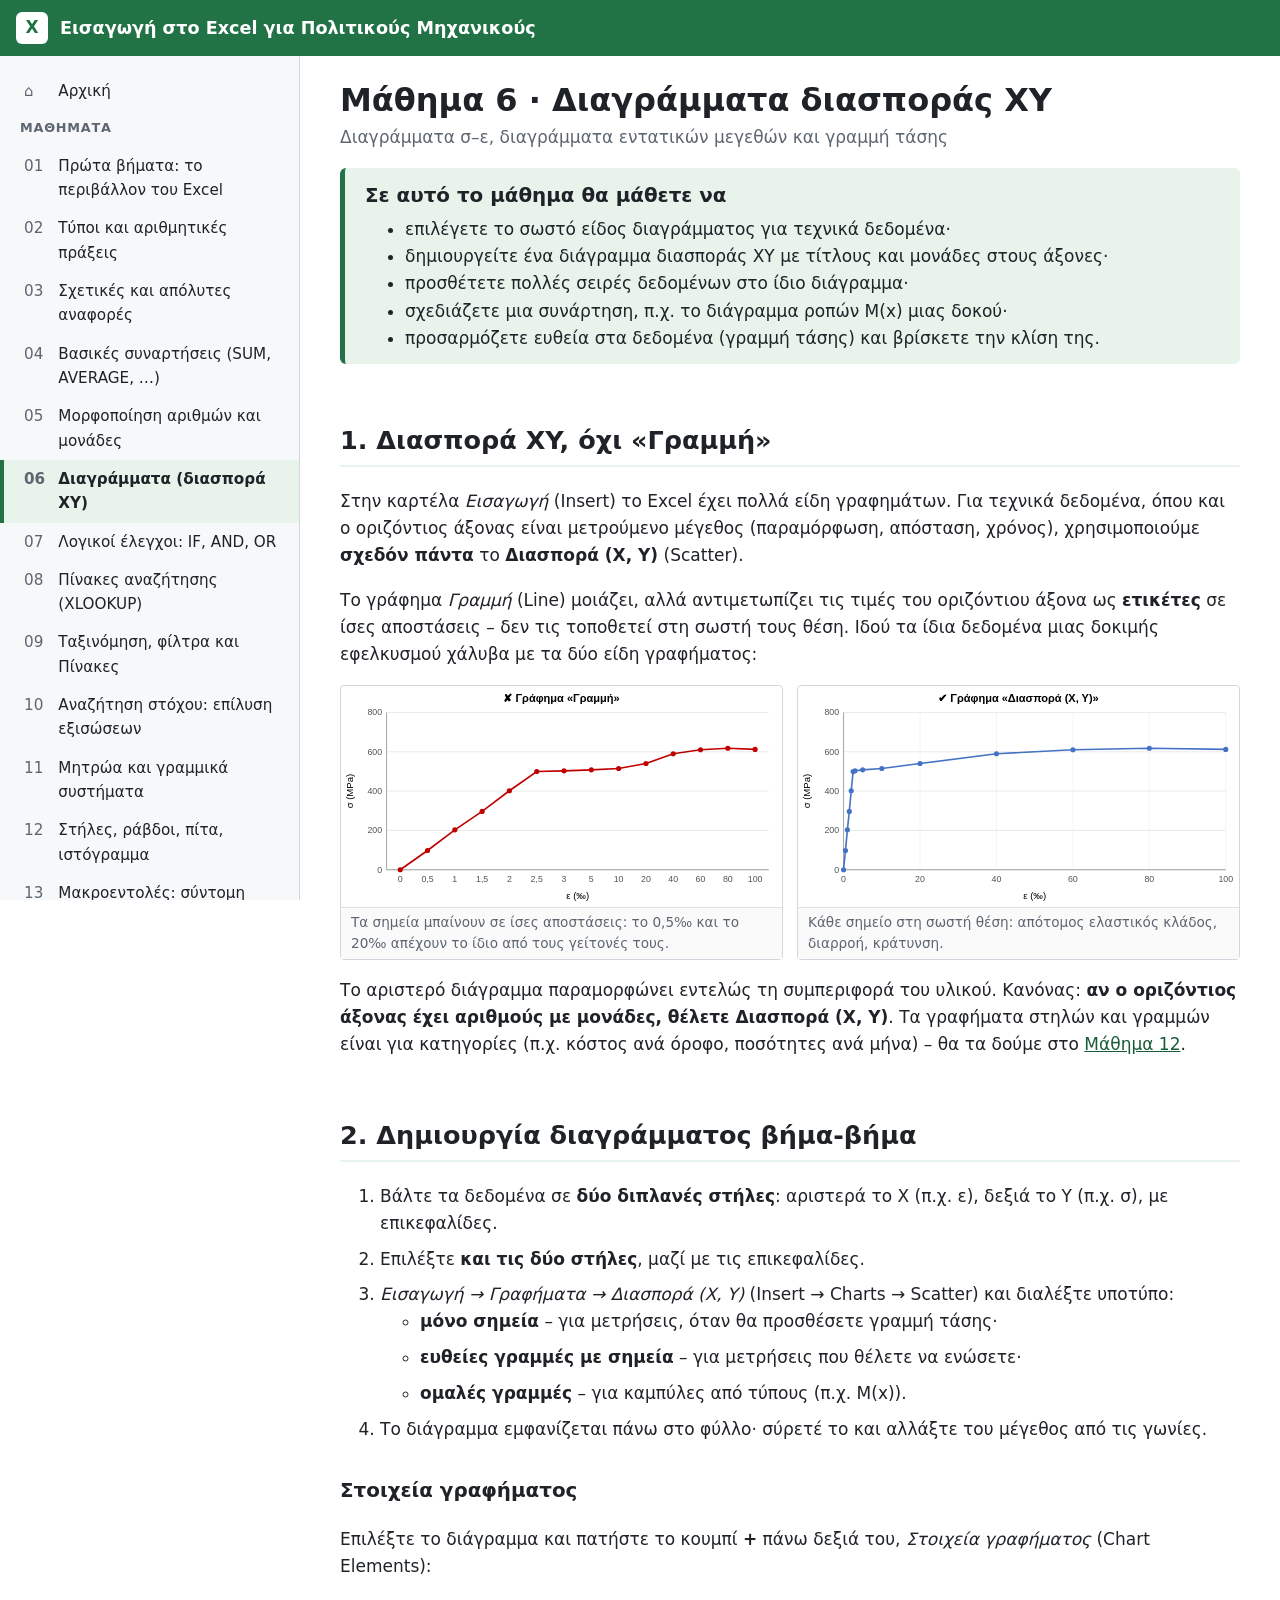
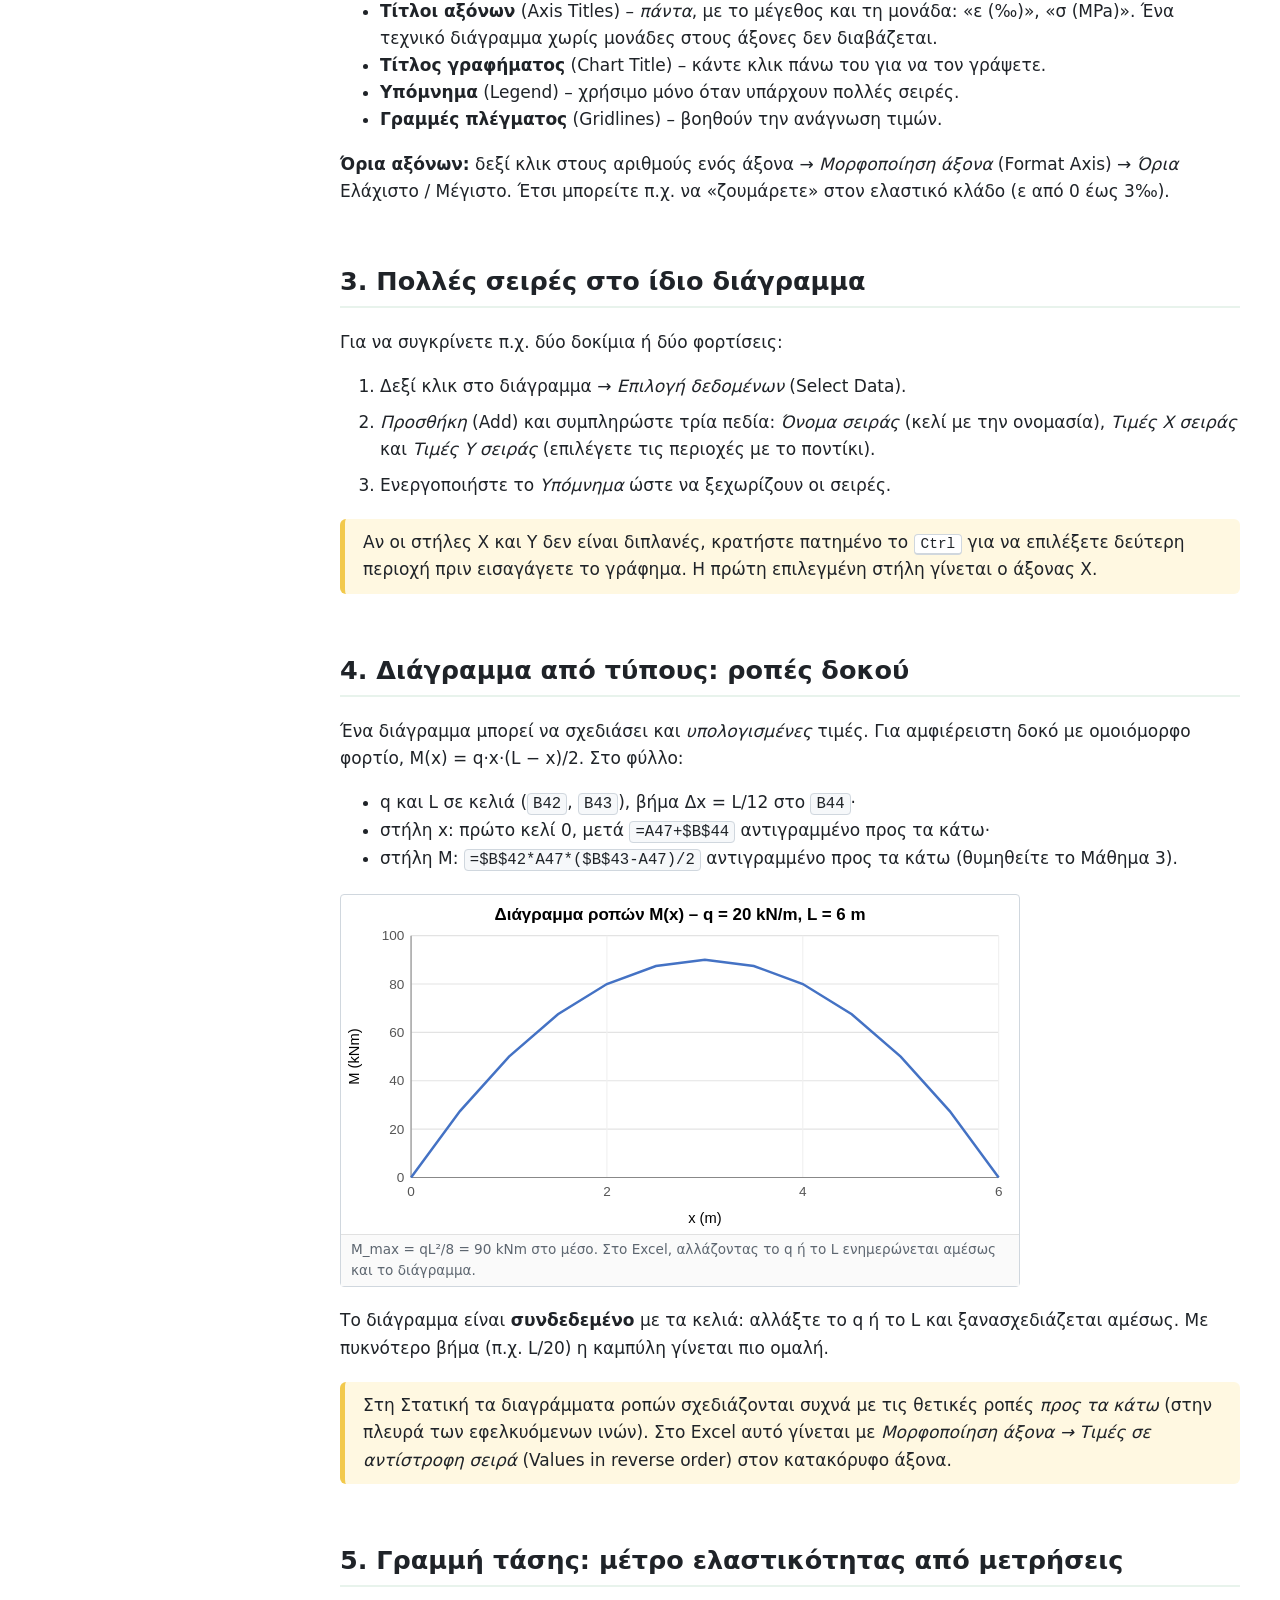
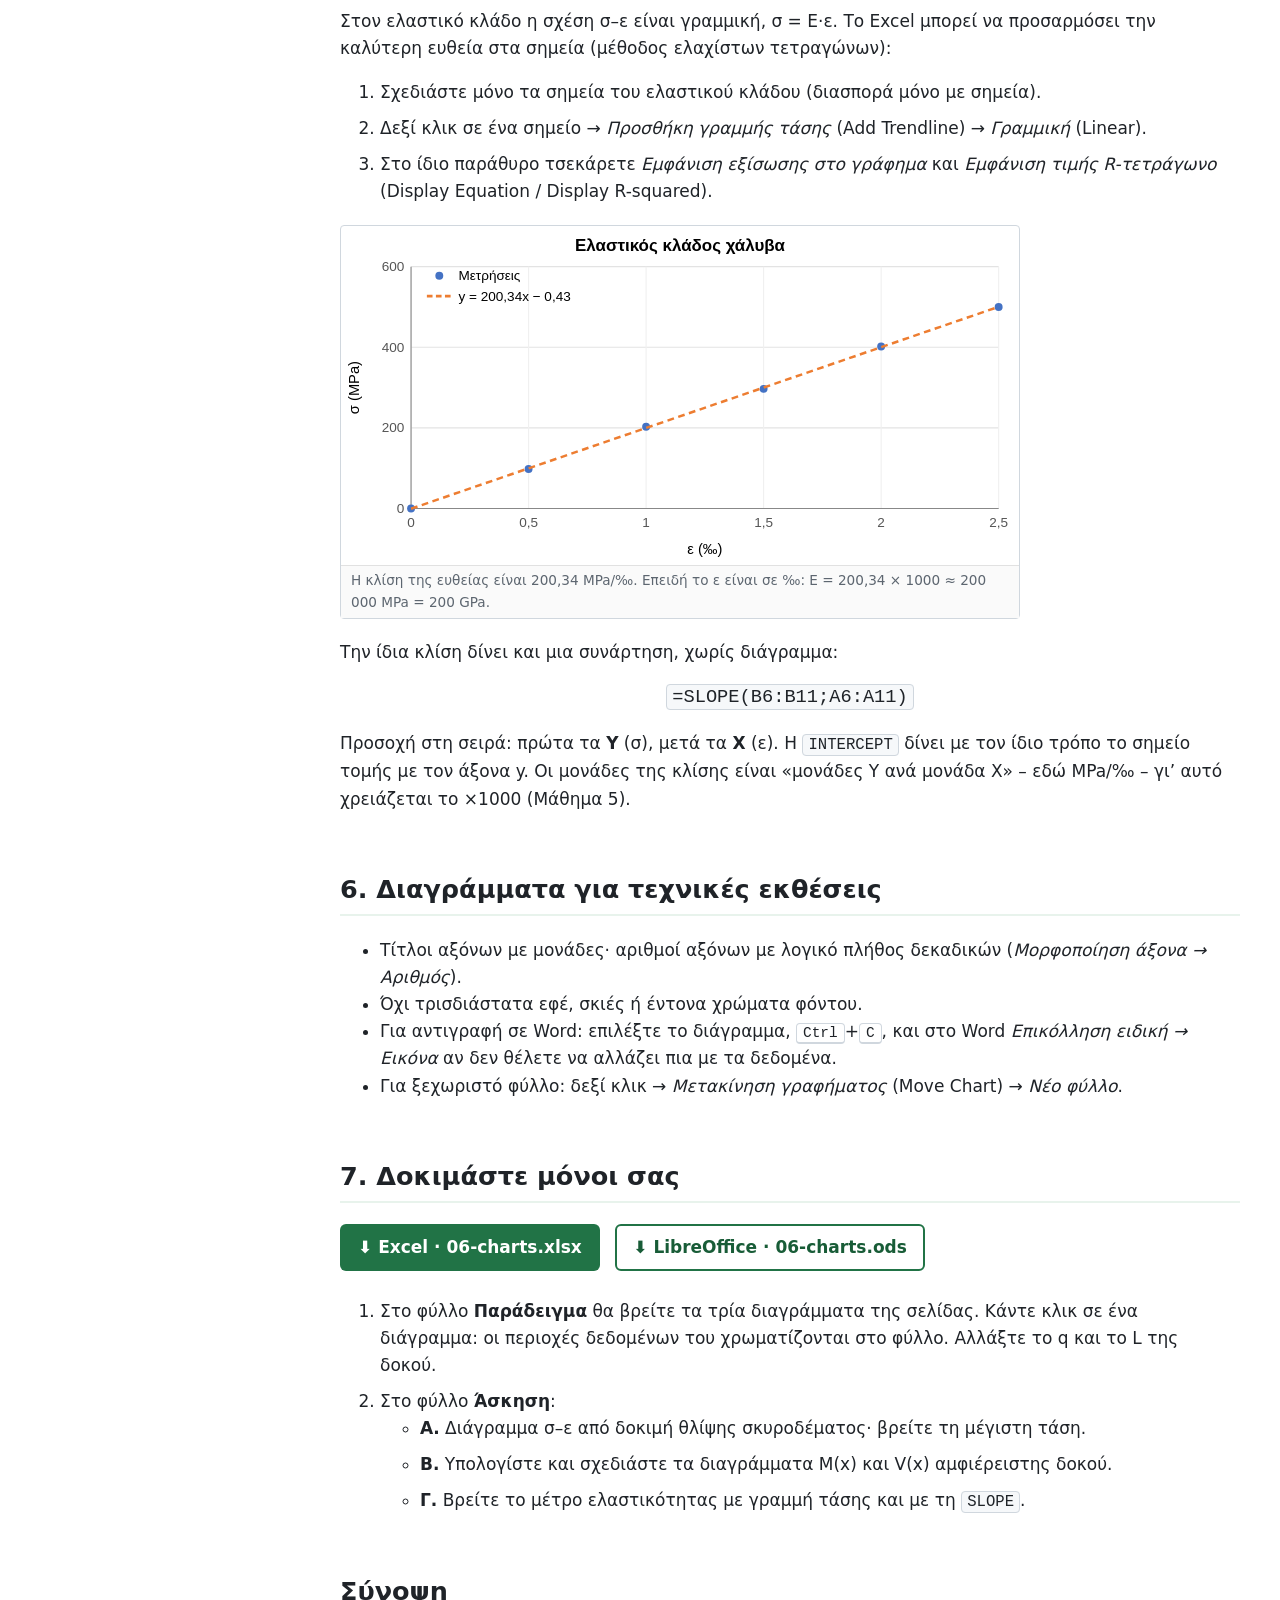
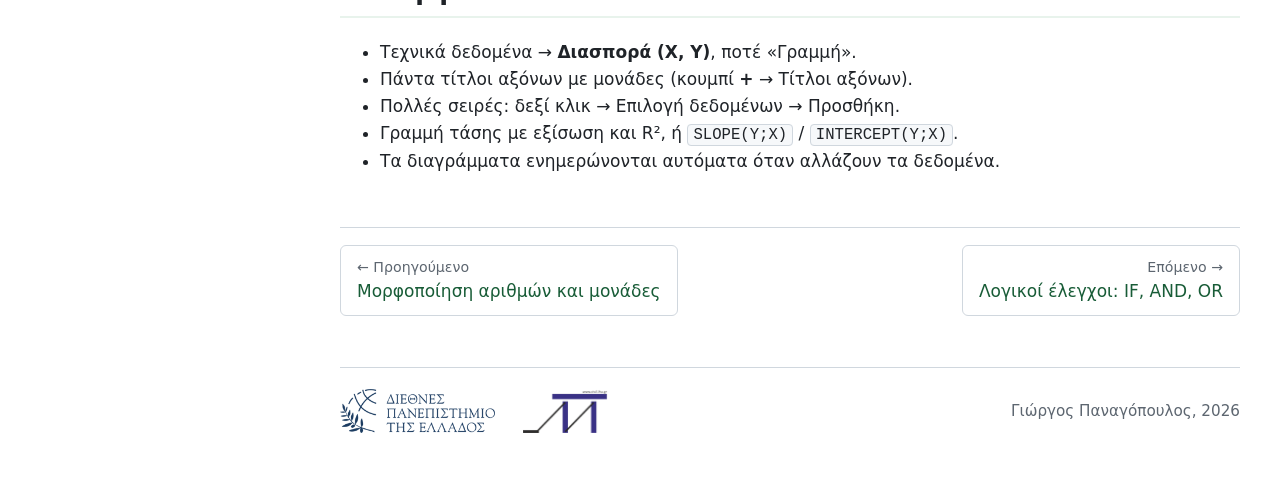
<file: lessons/06-charts.html>
<!doctype html>
<html lang="el">
<head>
  <meta charset="utf-8">
  <meta name="viewport" content="width=device-width, initial-scale=1">
  <title>06 · Διαγράμματα – Εισαγωγή στο Excel για Πολιτικούς Μηχανικούς</title>
  <link rel="stylesheet" href="../assets/css/style.css">
</head>
<body>
<main>
  <h1>Μάθημα 6 · Διαγράμματα διασποράς XY</h1>
  <p class="subtitle">Διαγράμματα σ–ε, διαγράμματα εντατικών μεγεθών και γραμμή τάσης</p>

  <div class="goals">
    <h3>Σε αυτό το μάθημα θα μάθετε να</h3>
    <ul>
      <li>επιλέγετε το σωστό είδος διαγράμματος για τεχνικά δεδομένα·</li>
      <li>δημιουργείτε ένα διάγραμμα διασποράς XY με τίτλους και μονάδες στους άξονες·</li>
      <li>προσθέτετε πολλές σειρές δεδομένων στο ίδιο διάγραμμα·</li>
      <li>σχεδιάζετε μια συνάρτηση, π.χ. το διάγραμμα ροπών M(x) μιας δοκού·</li>
      <li>προσαρμόζετε ευθεία στα δεδομένα (γραμμή τάσης) και βρίσκετε την κλίση της.</li>
    </ul>
  </div>

  <h2>1. Διασπορά XY, όχι «Γραμμή»</h2>
  <p>
    Στην καρτέλα <em>Εισαγωγή</em> (Insert) το Excel έχει πολλά είδη γραφημάτων. Για τεχνικά δεδομένα,
    όπου και ο οριζόντιος άξονας είναι μετρούμενο μέγεθος (παραμόρφωση, απόσταση, χρόνος), χρησιμοποιούμε
    <strong>σχεδόν πάντα</strong> το <strong>Διασπορά (X, Y)</strong> (Scatter).
  </p>
  <p>
    Το γράφημα <em>Γραμμή</em> (Line) μοιάζει, αλλά αντιμετωπίζει τις τιμές του οριζόντιου άξονα ως
    <strong>ετικέτες</strong> σε ίσες αποστάσεις – δεν τις τοποθετεί στη σωστή τους θέση. Ιδού τα ίδια
    δεδομένα μιας δοκιμής εφελκυσμού χάλυβα με τα δύο είδη γραφήματος:
  </p>

  <div class="chart-pair">
    <div class="xychart" data-chart='{
      "title": "✘ Γράφημα «Γραμμή»", "xTitle": "ε (‰)", "yTitle": "σ (MPa)", "categorical": true, "height": 300,
      "series": [{"name": "σ–ε", "color": "#C00000",
        "x": [0, 0.5, 1, 1.5, 2, 2.5, 3, 5, 10, 20, 40, 60, 80, 100],
        "y": [0, 98, 203, 297, 402, 500, 503, 508, 515, 540, 590, 610, 618, 612]}],
      "caption": "Τα σημεία μπαίνουν σε ίσες αποστάσεις: το 0,5‰ και το 20‰ απέχουν το ίδιο από τους γείτονές τους."}'></div>
    <div class="xychart" data-chart='{
      "title": "✔ Γράφημα «Διασπορά (X, Y)»", "xTitle": "ε (‰)", "yTitle": "σ (MPa)", "height": 300,
      "series": [{"name": "σ–ε",
        "x": [0, 0.5, 1, 1.5, 2, 2.5, 3, 5, 10, 20, 40, 60, 80, 100],
        "y": [0, 98, 203, 297, 402, 500, 503, 508, 515, 540, 590, 610, 618, 612]}],
      "caption": "Κάθε σημείο στη σωστή θέση: απότομος ελαστικός κλάδος, διαρροή, κράτυνση."}'></div>
  </div>
  <p>
    Το αριστερό διάγραμμα παραμορφώνει εντελώς τη συμπεριφορά του υλικού. Κανόνας: <strong>αν ο
    οριζόντιος άξονας έχει αριθμούς με μονάδες, θέλετε Διασπορά (X, Y)</strong>. Τα γραφήματα στηλών και
    γραμμών είναι για κατηγορίες (π.χ. κόστος ανά όροφο, ποσότητες ανά μήνα) – θα τα δούμε στο
    <a href="12-more-charts.html">Μάθημα 12</a>.
  </p>

  <h2>2. Δημιουργία διαγράμματος βήμα-βήμα</h2>
  <ol class="steps">
    <li>Βάλτε τα δεδομένα σε <strong>δύο διπλανές στήλες</strong>: αριστερά το X (π.χ. ε), δεξιά το Y (π.χ. σ),
      με επικεφαλίδες.</li>
    <li>Επιλέξτε <strong>και τις δύο στήλες</strong>, μαζί με τις επικεφαλίδες.</li>
    <li><em>Εισαγωγή → Γραφήματα → Διασπορά (X, Y)</em> (Insert → Charts → Scatter) και διαλέξτε υποτύπο:
      <ul>
        <li><strong>μόνο σημεία</strong> – για μετρήσεις, όταν θα προσθέσετε γραμμή τάσης·</li>
        <li><strong>ευθείες γραμμές με σημεία</strong> – για μετρήσεις που θέλετε να ενώσετε·</li>
        <li><strong>ομαλές γραμμές</strong> – για καμπύλες από τύπους (π.χ. M(x)).</li>
      </ul>
    </li>
    <li>Το διάγραμμα εμφανίζεται πάνω στο φύλλο· σύρετέ το και αλλάξτε του μέγεθος από τις γωνίες.</li>
  </ol>

  <h3>Στοιχεία γραφήματος</h3>
  <p>
    Επιλέξτε το διάγραμμα και πατήστε το κουμπί <strong>+</strong> πάνω δεξιά του, <em>Στοιχεία γραφήματος</em>
    (Chart Elements):
  </p>
  <ul>
    <li><strong>Τίτλοι αξόνων</strong> (Axis Titles) – <em>πάντα</em>, με το μέγεθος και τη μονάδα: «ε (‰)», «σ (MPa)».
      Ένα τεχνικό διάγραμμα χωρίς μονάδες στους άξονες δεν διαβάζεται.</li>
    <li><strong>Τίτλος γραφήματος</strong> (Chart Title) – κάντε κλικ πάνω του για να τον γράψετε.</li>
    <li><strong>Υπόμνημα</strong> (Legend) – χρήσιμο μόνο όταν υπάρχουν πολλές σειρές.</li>
    <li><strong>Γραμμές πλέγματος</strong> (Gridlines) – βοηθούν την ανάγνωση τιμών.</li>
  </ul>
  <p>
    <strong>Όρια αξόνων:</strong> δεξί κλικ στους αριθμούς ενός άξονα → <em>Μορφοποίηση άξονα</em> (Format Axis)
    → <em>Όρια</em> Ελάχιστο / Μέγιστο. Έτσι μπορείτε π.χ. να «ζουμάρετε» στον ελαστικό κλάδο (ε από 0 έως 3‰).
  </p>

  <h2>3. Πολλές σειρές στο ίδιο διάγραμμα</h2>
  <p>Για να συγκρίνετε π.χ. δύο δοκίμια ή δύο φορτίσεις:</p>
  <ol class="steps">
    <li>Δεξί κλικ στο διάγραμμα → <em>Επιλογή δεδομένων</em> (Select Data).</li>
    <li><em>Προσθήκη</em> (Add) και συμπληρώστε τρία πεδία: <em>Όνομα σειράς</em> (κελί με την ονομασία),
      <em>Τιμές X σειράς</em> και <em>Τιμές Y σειράς</em> (επιλέγετε τις περιοχές με το ποντίκι).</li>
    <li>Ενεργοποιήστε το <em>Υπόμνημα</em> ώστε να ξεχωρίζουν οι σειρές.</li>
  </ol>
  <div class="note">
    Αν οι στήλες X και Y δεν είναι διπλανές, κρατήστε πατημένο το <kbd>Ctrl</kbd> για να επιλέξετε δεύτερη
    περιοχή πριν εισαγάγετε το γράφημα. Η πρώτη επιλεγμένη στήλη γίνεται ο άξονας X.
  </div>

  <h2>4. Διάγραμμα από τύπους: ροπές δοκού</h2>
  <p>
    Ένα διάγραμμα μπορεί να σχεδιάσει και <em>υπολογισμένες</em> τιμές. Για αμφιέρειστη δοκό με ομοιόμορφο
    φορτίο, M(x) = q·x·(L − x)/2. Στο φύλλο:
  </p>
  <ul>
    <li>q και L σε κελιά (<code>B42</code>, <code>B43</code>), βήμα Δx = L/12 στο <code>B44</code>·</li>
    <li>στήλη x: πρώτο κελί 0, μετά <code>=A47+$B$44</code> αντιγραμμένο προς τα κάτω·</li>
    <li>στήλη M: <code>=$B$42*A47*($B$43-A47)/2</code> αντιγραμμένο προς τα κάτω (θυμηθείτε το Μάθημα 3).</li>
  </ul>
  <div class="xychart" data-chart='{
    "title": "Διάγραμμα ροπών M(x) – q = 20 kN/m, L = 6 m", "xTitle": "x (m)", "yTitle": "M (kNm)", "height": 300,
    "series": [{"name": "M(x)", "markers": false,
      "x": [0, 0.5, 1, 1.5, 2, 2.5, 3, 3.5, 4, 4.5, 5, 5.5, 6],
      "y": [0, 27.5, 50, 67.5, 80, 87.5, 90, 87.5, 80, 67.5, 50, 27.5, 0]}],
    "caption": "M_max = qL²/8 = 90 kNm στο μέσο. Στο Excel, αλλάζοντας το q ή το L ενημερώνεται αμέσως και το διάγραμμα."}'></div>
  <p>
    Το διάγραμμα είναι <strong>συνδεδεμένο</strong> με τα κελιά: αλλάξτε το q ή το L και ξανασχεδιάζεται
    αμέσως. Με πυκνότερο βήμα (π.χ. L/20) η καμπύλη γίνεται πιο ομαλή.
  </p>
  <div class="note">
    Στη Στατική τα διαγράμματα ροπών σχεδιάζονται συχνά με τις θετικές ροπές <em>προς τα κάτω</em>
    (στην πλευρά των εφελκυόμενων ινών). Στο Excel αυτό γίνεται με
    <em>Μορφοποίηση άξονα → Τιμές σε αντίστροφη σειρά</em> (Values in reverse order) στον κατακόρυφο άξονα.
  </div>

  <h2>5. Γραμμή τάσης: μέτρο ελαστικότητας από μετρήσεις</h2>
  <p>
    Στον ελαστικό κλάδο η σχέση σ–ε είναι γραμμική, σ = E·ε. Το Excel μπορεί να προσαρμόσει την
    καλύτερη ευθεία στα σημεία (μέθοδος ελαχίστων τετραγώνων):
  </p>
  <ol class="steps">
    <li>Σχεδιάστε μόνο τα σημεία του ελαστικού κλάδου (διασπορά μόνο με σημεία).</li>
    <li>Δεξί κλικ σε ένα σημείο → <em>Προσθήκη γραμμής τάσης</em> (Add Trendline) → <em>Γραμμική</em> (Linear).</li>
    <li>Στο ίδιο παράθυρο τσεκάρετε <em>Εμφάνιση εξίσωσης στο γράφημα</em> και
      <em>Εμφάνιση τιμής R-τετράγωνο</em> (Display Equation / Display R-squared).</li>
  </ol>
  <div class="xychart" data-chart='{
    "title": "Ελαστικός κλάδος χάλυβα", "xTitle": "ε (‰)", "yTitle": "σ (MPa)", "height": 300, "xMax": 2.5, "yMin": 0, "legendLeft": true,
    "series": [
      {"name": "Μετρήσεις", "line": false, "x": [0, 0.5, 1, 1.5, 2, 2.5], "y": [0, 98, 203, 297, 402, 500]},
      {"name": "y = 200,34x − 0,43", "markers": false, "dash": true, "x": [0, 2.5], "y": [-0.43, 500.43]}],
    "caption": "Η κλίση της ευθείας είναι 200,34 MPa/‰. Επειδή το ε είναι σε ‰: E = 200,34 × 1000 ≈ 200 000 MPa = 200 GPa."}'></div>
  <p>Την ίδια κλίση δίνει και μια συνάρτηση, χωρίς διάγραμμα:</p>
  <p style="text-align:center"><code style="font-size:1.1em">=SLOPE(B6:B11;A6:A11)</code></p>
  <p>
    Προσοχή στη σειρά: πρώτα τα <strong>Y</strong> (σ), μετά τα <strong>X</strong> (ε). Η
    <code>INTERCEPT</code> δίνει με τον ίδιο τρόπο το σημείο τομής με τον άξονα y.
    Οι μονάδες της κλίσης είναι «μονάδες Y ανά μονάδα X» – εδώ MPa/‰ – γι’ αυτό χρειάζεται το ×1000 (Μάθημα 5).
  </p>

  <h2>6. Διαγράμματα για τεχνικές εκθέσεις</h2>
  <ul>
    <li>Τίτλοι αξόνων με μονάδες· αριθμοί αξόνων με λογικό πλήθος δεκαδικών (<em>Μορφοποίηση άξονα → Αριθμός</em>).</li>
    <li>Όχι τρισδιάστατα εφέ, σκιές ή έντονα χρώματα φόντου.</li>
    <li>Για αντιγραφή σε Word: επιλέξτε το διάγραμμα, <kbd>Ctrl</kbd>+<kbd>C</kbd>, και στο Word
      <em>Επικόλληση ειδική → Εικόνα</em> αν δεν θέλετε να αλλάζει πια με τα δεδομένα.</li>
    <li>Για ξεχωριστό φύλλο: δεξί κλικ → <em>Μετακίνηση γραφήματος</em> (Move Chart) → <em>Νέο φύλλο</em>.</li>
  </ul>

  <h2>7. Δοκιμάστε μόνοι σας</h2>
  <p>
    <a class="download" href="../files/06-charts.xlsx" download>⬇ Excel · 06-charts.xlsx</a>
    <a class="download ods" href="../files/06-charts.ods" download>⬇ LibreOffice · 06-charts.ods</a>
  </p>
  <ol class="steps">
    <li>Στο φύλλο <strong>Παράδειγμα</strong> θα βρείτε τα τρία διαγράμματα της σελίδας. Κάντε κλικ σε ένα
      διάγραμμα: οι περιοχές δεδομένων του χρωματίζονται στο φύλλο. Αλλάξτε το q και το L της δοκού.</li>
    <li>Στο φύλλο <strong>Άσκηση</strong>:
      <ul>
        <li><strong>Α.</strong> Διάγραμμα σ–ε από δοκιμή θλίψης σκυροδέματος· βρείτε τη μέγιστη τάση.</li>
        <li><strong>Β.</strong> Υπολογίστε και σχεδιάστε τα διαγράμματα M(x) και V(x) αμφιέρειστης δοκού.</li>
        <li><strong>Γ.</strong> Βρείτε το μέτρο ελαστικότητας με γραμμή τάσης και με τη <code>SLOPE</code>.</li>
      </ul>
    </li>
  </ol>

  <h2>Σύνοψη</h2>
  <ul>
    <li>Τεχνικά δεδομένα → <strong>Διασπορά (X, Y)</strong>, ποτέ «Γραμμή».</li>
    <li>Πάντα τίτλοι αξόνων με μονάδες (κουμπί <strong>+</strong> → Τίτλοι αξόνων).</li>
    <li>Πολλές σειρές: δεξί κλικ → Επιλογή δεδομένων → Προσθήκη.</li>
    <li>Γραμμή τάσης με εξίσωση και R², ή <code>SLOPE(Y;X)</code> / <code>INTERCEPT(Y;X)</code>.</li>
    <li>Τα διαγράμματα ενημερώνονται αυτόματα όταν αλλάζουν τα δεδομένα.</li>
  </ul>

  <div class="pager"></div>
</main>
<script src="../assets/js/site.js"></script>
</body>
</html>
</file>
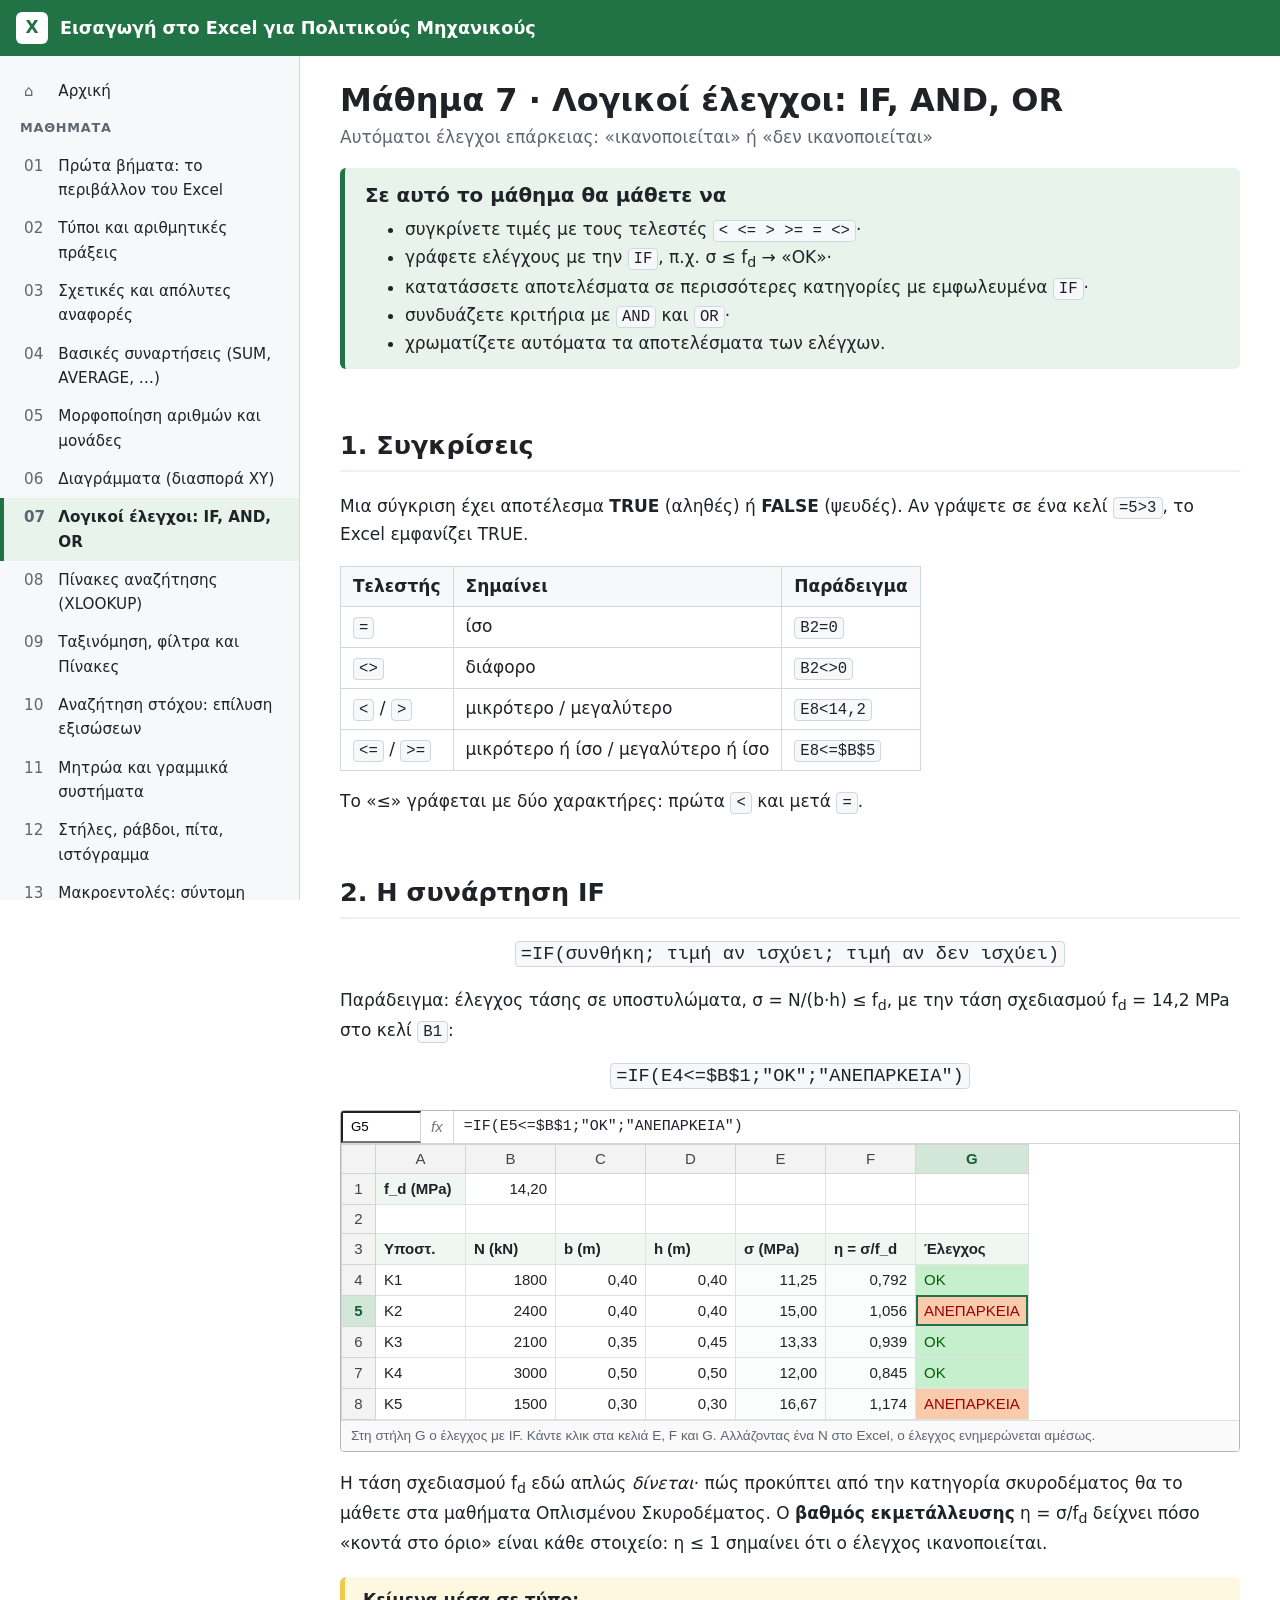
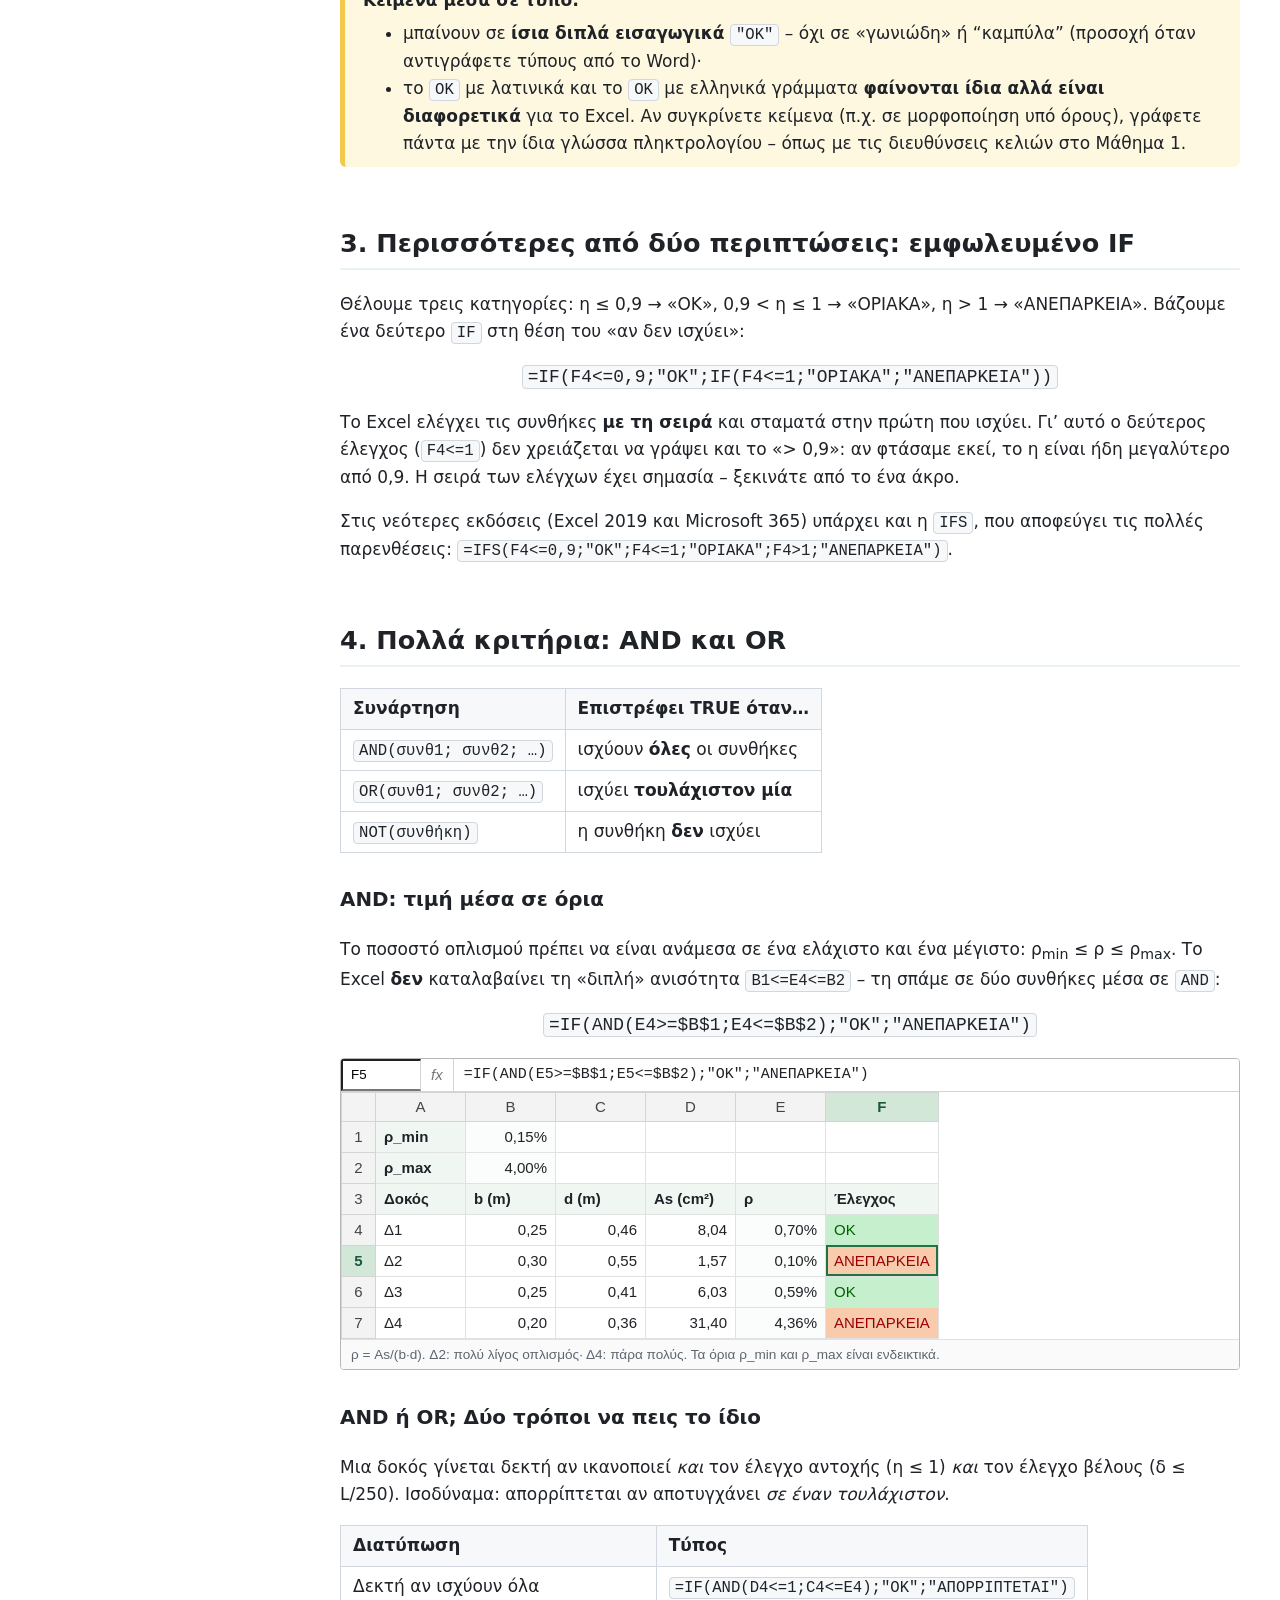
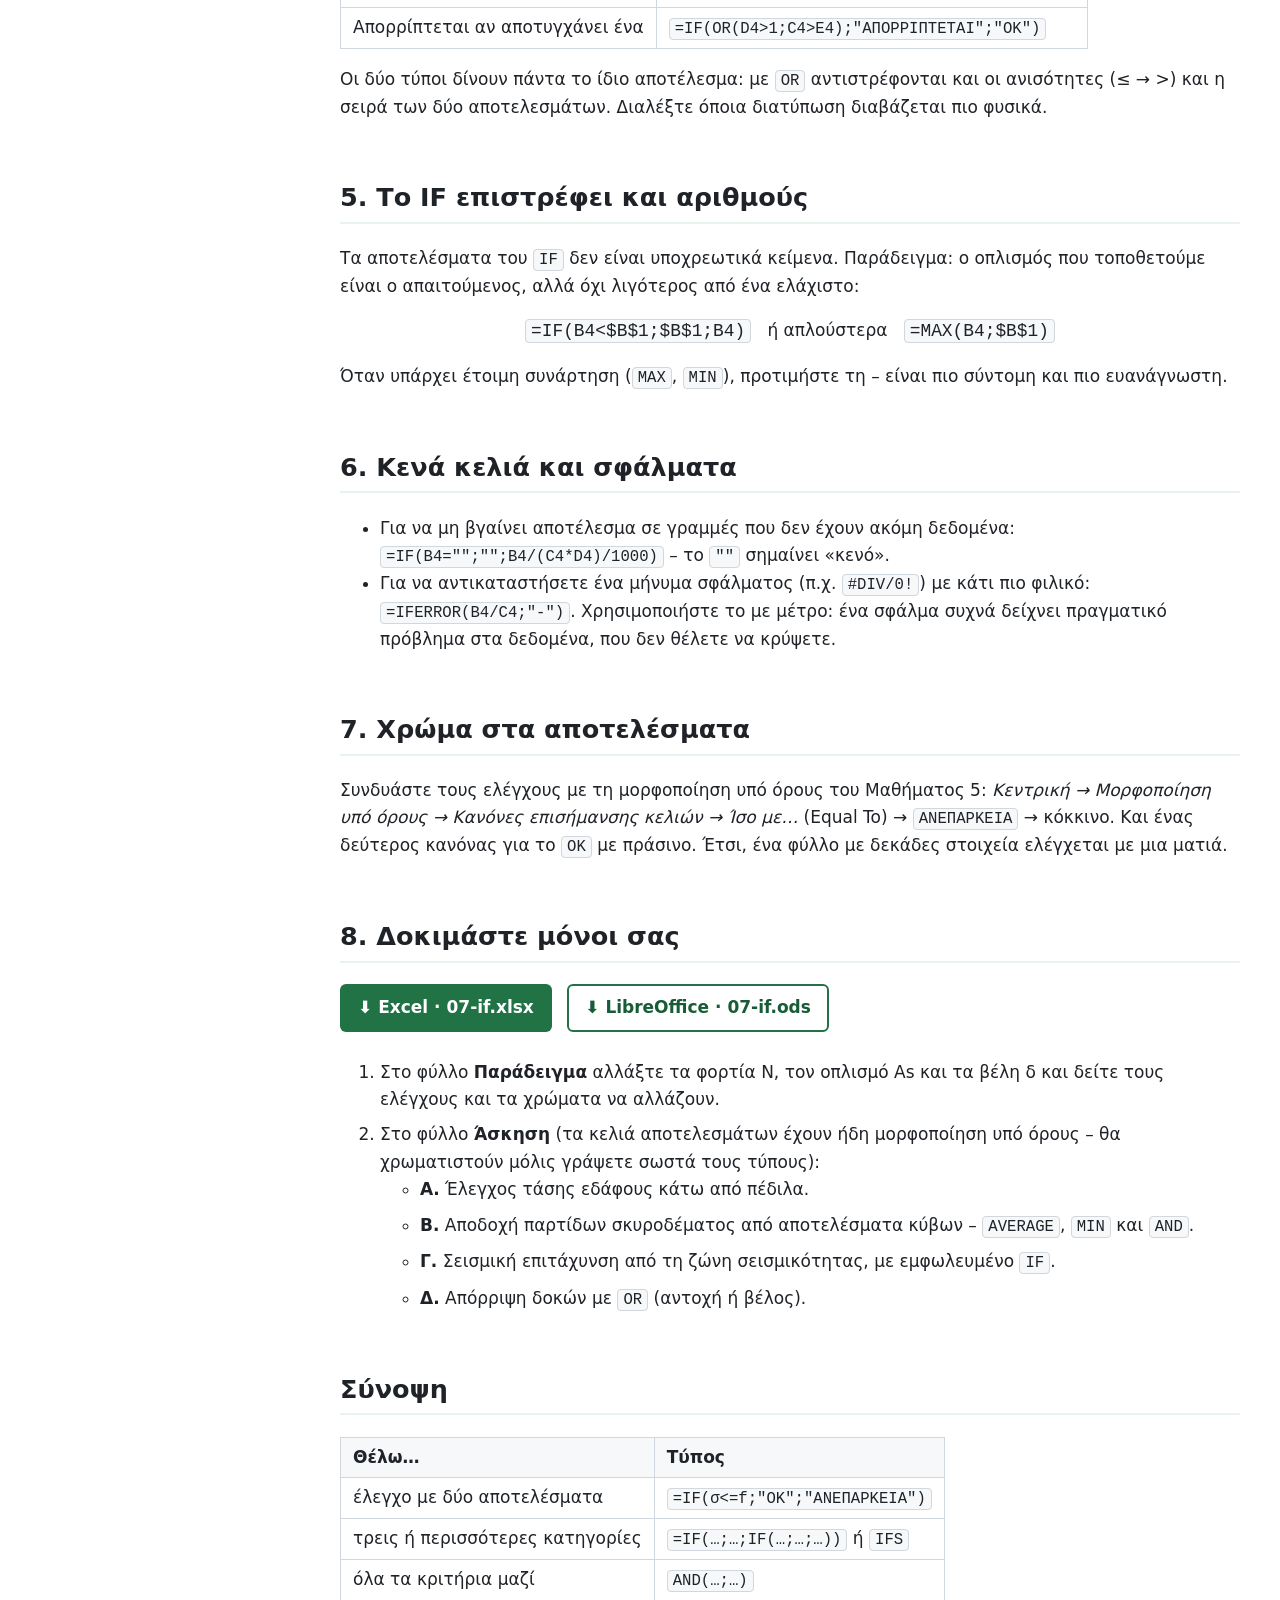
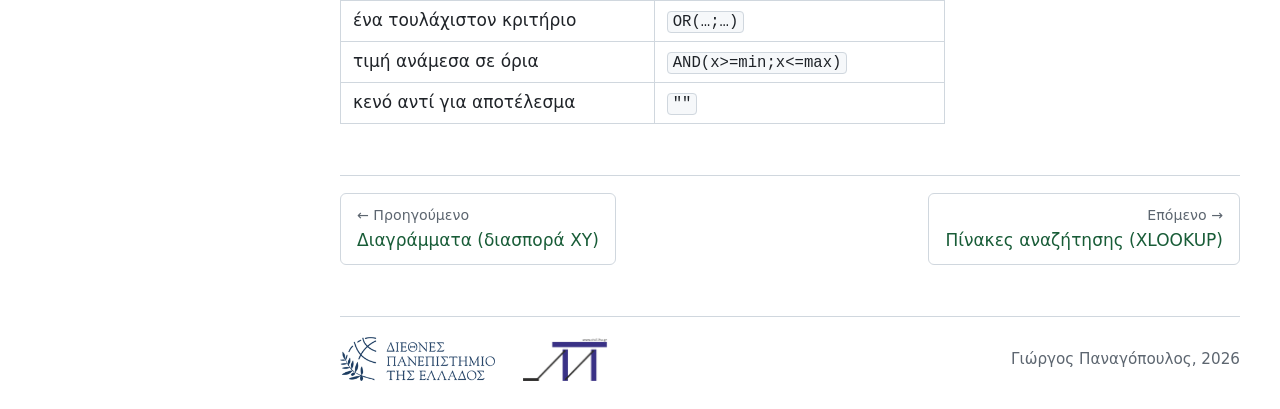
<file: lessons/07-if.html>
<!doctype html>
<html lang="el">
<head>
  <meta charset="utf-8">
  <meta name="viewport" content="width=device-width, initial-scale=1">
  <title>07 · IF, AND, OR – Εισαγωγή στο Excel για Πολιτικούς Μηχανικούς</title>
  <link rel="stylesheet" href="../assets/css/style.css">
</head>
<body>
<main>
  <h1>Μάθημα 7 · Λογικοί έλεγχοι: IF, AND, OR</h1>
  <p class="subtitle">Αυτόματοι έλεγχοι επάρκειας: «ικανοποιείται» ή «δεν ικανοποιείται»</p>

  <div class="goals">
    <h3>Σε αυτό το μάθημα θα μάθετε να</h3>
    <ul>
      <li>συγκρίνετε τιμές με τους τελεστές <code>&lt; &lt;= &gt; &gt;= = &lt;&gt;</code>·</li>
      <li>γράφετε ελέγχους με την <code>IF</code>, π.χ. σ ≤ f<sub>d</sub> → «OK»·</li>
      <li>κατατάσσετε αποτελέσματα σε περισσότερες κατηγορίες με εμφωλευμένα <code>IF</code>·</li>
      <li>συνδυάζετε κριτήρια με <code>AND</code> και <code>OR</code>·</li>
      <li>χρωματίζετε αυτόματα τα αποτελέσματα των ελέγχων.</li>
    </ul>
  </div>

  <h2>1. Συγκρίσεις</h2>
  <p>
    Μια σύγκριση έχει αποτέλεσμα <strong>TRUE</strong> (αληθές) ή <strong>FALSE</strong> (ψευδές).
    Αν γράψετε σε ένα κελί <code>=5&gt;3</code>, το Excel εμφανίζει TRUE.
  </p>
  <table class="plain">
    <tr><th>Τελεστής</th><th>Σημαίνει</th><th>Παράδειγμα</th></tr>
    <tr><td><code>=</code></td><td>ίσο</td><td><code>B2=0</code></td></tr>
    <tr><td><code>&lt;&gt;</code></td><td>διάφορο</td><td><code>B2&lt;&gt;0</code></td></tr>
    <tr><td><code>&lt;</code> / <code>&gt;</code></td><td>μικρότερο / μεγαλύτερο</td><td><code>E8&lt;14,2</code></td></tr>
    <tr><td><code>&lt;=</code> / <code>&gt;=</code></td><td>μικρότερο ή ίσο / μεγαλύτερο ή ίσο</td><td><code>E8&lt;=$B$5</code></td></tr>
  </table>
  <p>Το «≤» γράφεται με δύο χαρακτήρες: πρώτα <code>&lt;</code> και μετά <code>=</code>.</p>

  <h2>2. Η συνάρτηση IF</h2>
  <p style="text-align:center"><code style="font-size:1.1em">=IF(συνθήκη; τιμή αν ισχύει; τιμή αν δεν ισχύει)</code></p>
  <p>
    Παράδειγμα: έλεγχος τάσης σε υποστυλώματα, σ = N/(b·h) ≤ f<sub>d</sub>, με την τάση σχεδιασμού
    f<sub>d</sub> = 14,2 MPa στο κελί <code>B1</code>:
  </p>
  <p style="text-align:center"><code style="font-size:1.1em">=IF(E4&lt;=$B$1;"OK";"ΑΝΕΠΑΡΚΕΙΑ")</code></p>

  <div class="xl" data-sheet='{
    "cols": 7, "rows": 8, "start": "G5",
    "caption": "Στη στήλη G ο έλεγχος με IF. Κάντε κλικ στα κελιά E, F και G. Αλλάζοντας ένα N στο Excel, ο έλεγχος ενημερώνεται αμέσως.",
    "cells": {
      "A1": {"v": "f_d (MPa)", "hdr": 1}, "B1": {"v": 14.2, "d": 2},
      "A3": {"v": "Υποστ.", "hdr": 1}, "B3": {"v": "N (kN)", "hdr": 1}, "C3": {"v": "b (m)", "hdr": 1}, "D3": {"v": "h (m)", "hdr": 1},
      "E3": {"v": "σ (MPa)", "hdr": 1}, "F3": {"v": "η = σ/f_d", "hdr": 1}, "G3": {"v": "Έλεγχος", "hdr": 1},
      "A4": {"v": "Κ1"}, "B4": {"v": 1800}, "C4": {"v": 0.40, "d": 2}, "D4": {"v": 0.40, "d": 2},
      "E4": {"v": 11.25, "d": 2, "f": "=B4/(C4*D4)/1000"}, "F4": {"v": 0.792, "d": 3, "f": "=E4/$B$1"},
      "G4": {"v": "OK", "f": "=IF(E4<=$B$1;\"OK\";\"ΑΝΕΠΑΡΚΕΙΑ\")", "bg": "#c6efce", "color": "#006100"},
      "A5": {"v": "Κ2"}, "B5": {"v": 2400}, "C5": {"v": 0.40, "d": 2}, "D5": {"v": 0.40, "d": 2},
      "E5": {"v": 15.00, "d": 2, "f": "=B5/(C5*D5)/1000"}, "F5": {"v": 1.056, "d": 3, "f": "=E5/$B$1"},
      "G5": {"v": "ΑΝΕΠΑΡΚΕΙΑ", "f": "=IF(E5<=$B$1;\"OK\";\"ΑΝΕΠΑΡΚΕΙΑ\")", "bg": "#f8cbad", "color": "#9c0006"},
      "A6": {"v": "Κ3"}, "B6": {"v": 2100}, "C6": {"v": 0.35, "d": 2}, "D6": {"v": 0.45, "d": 2},
      "E6": {"v": 13.33, "d": 2, "f": "=B6/(C6*D6)/1000"}, "F6": {"v": 0.939, "d": 3, "f": "=E6/$B$1"},
      "G6": {"v": "OK", "f": "=IF(E6<=$B$1;\"OK\";\"ΑΝΕΠΑΡΚΕΙΑ\")", "bg": "#c6efce", "color": "#006100"},
      "A7": {"v": "Κ4"}, "B7": {"v": 3000}, "C7": {"v": 0.50, "d": 2}, "D7": {"v": 0.50, "d": 2},
      "E7": {"v": 12.00, "d": 2, "f": "=B7/(C7*D7)/1000"}, "F7": {"v": 0.845, "d": 3, "f": "=E7/$B$1"},
      "G7": {"v": "OK", "f": "=IF(E7<=$B$1;\"OK\";\"ΑΝΕΠΑΡΚΕΙΑ\")", "bg": "#c6efce", "color": "#006100"},
      "A8": {"v": "Κ5"}, "B8": {"v": 1500}, "C8": {"v": 0.30, "d": 2}, "D8": {"v": 0.30, "d": 2},
      "E8": {"v": 16.67, "d": 2, "f": "=B8/(C8*D8)/1000"}, "F8": {"v": 1.174, "d": 3, "f": "=E8/$B$1"},
      "G8": {"v": "ΑΝΕΠΑΡΚΕΙΑ", "f": "=IF(E8<=$B$1;\"OK\";\"ΑΝΕΠΑΡΚΕΙΑ\")", "bg": "#f8cbad", "color": "#9c0006"}
    }}'></div>

  <p>
    Η τάση σχεδιασμού f<sub>d</sub> εδώ απλώς <em>δίνεται</em>· πώς προκύπτει από την κατηγορία
    σκυροδέματος θα το μάθετε στα μαθήματα Οπλισμένου Σκυροδέματος. Ο <strong>βαθμός
    εκμετάλλευσης</strong> η = σ/f<sub>d</sub> δείχνει πόσο «κοντά στο όριο» είναι κάθε στοιχείο:
    η ≤ 1 σημαίνει ότι ο έλεγχος ικανοποιείται.
  </p>

  <div class="note">
    <strong>Κείμενα μέσα σε τύπο:</strong>
    <ul style="margin:.3em 0 0">
      <li>μπαίνουν σε <strong>ίσια διπλά εισαγωγικά</strong> <code>"OK"</code> – όχι σε «γωνιώδη» ή “καμπύλα”
        (προσοχή όταν αντιγράφετε τύπους από το Word)·</li>
      <li>το <code>OK</code> με λατινικά και το <code>ΟΚ</code> με ελληνικά γράμματα <strong>φαίνονται ίδια αλλά
        είναι διαφορετικά</strong> για το Excel. Αν συγκρίνετε κείμενα (π.χ. σε μορφοποίηση υπό όρους), γράφετε
        πάντα με την ίδια γλώσσα πληκτρολογίου – όπως με τις διευθύνσεις κελιών στο Μάθημα 1.</li>
    </ul>
  </div>

  <h2>3. Περισσότερες από δύο περιπτώσεις: εμφωλευμένο IF</h2>
  <p>
    Θέλουμε τρεις κατηγορίες: η ≤ 0,9 → «OK», 0,9 &lt; η ≤ 1 → «ΟΡΙΑΚΑ», η &gt; 1 → «ΑΝΕΠΑΡΚΕΙΑ».
    Βάζουμε ένα δεύτερο <code>IF</code> στη θέση του «αν δεν ισχύει»:
  </p>
  <p style="text-align:center"><code style="font-size:1.05em">=IF(F4&lt;=0,9;"OK";IF(F4&lt;=1;"ΟΡΙΑΚΑ";"ΑΝΕΠΑΡΚΕΙΑ"))</code></p>
  <p>
    Το Excel ελέγχει τις συνθήκες <strong>με τη σειρά</strong> και σταματά στην πρώτη που ισχύει. Γι’ αυτό
    ο δεύτερος έλεγχος (<code>F4&lt;=1</code>) δεν χρειάζεται να γράψει και το «&gt; 0,9»: αν φτάσαμε εκεί,
    το η είναι ήδη μεγαλύτερο από 0,9. Η σειρά των ελέγχων έχει σημασία – ξεκινάτε από το ένα άκρο.
  </p>
  <p>
    Στις νεότερες εκδόσεις (Excel 2019 και Microsoft 365) υπάρχει και η <code>IFS</code>, που αποφεύγει
    τις πολλές παρενθέσεις: <code>=IFS(F4&lt;=0,9;"OK";F4&lt;=1;"ΟΡΙΑΚΑ";F4&gt;1;"ΑΝΕΠΑΡΚΕΙΑ")</code>.
  </p>

  <h2>4. Πολλά κριτήρια: AND και OR</h2>
  <table class="plain">
    <tr><th>Συνάρτηση</th><th>Επιστρέφει TRUE όταν…</th></tr>
    <tr><td><code>AND(συνθ1; συνθ2; …)</code></td><td>ισχύουν <strong>όλες</strong> οι συνθήκες</td></tr>
    <tr><td><code>OR(συνθ1; συνθ2; …)</code></td><td>ισχύει <strong>τουλάχιστον μία</strong></td></tr>
    <tr><td><code>NOT(συνθήκη)</code></td><td>η συνθήκη <strong>δεν</strong> ισχύει</td></tr>
  </table>

  <h3>AND: τιμή μέσα σε όρια</h3>
  <p>
    Το ποσοστό οπλισμού πρέπει να είναι ανάμεσα σε ένα ελάχιστο και ένα μέγιστο:
    ρ<sub>min</sub> ≤ ρ ≤ ρ<sub>max</sub>. Το Excel <strong>δεν</strong> καταλαβαίνει τη «διπλή» ανισότητα
    <code>B1&lt;=E4&lt;=B2</code> – τη σπάμε σε δύο συνθήκες μέσα σε <code>AND</code>:
  </p>
  <p style="text-align:center"><code style="font-size:1.05em">=IF(AND(E4&gt;=$B$1;E4&lt;=$B$2);"OK";"ΑΝΕΠΑΡΚΕΙΑ")</code></p>

  <div class="xl" data-sheet='{
    "cols": 6, "rows": 7, "start": "F5",
    "caption": "ρ = As/(b·d). Δ2: πολύ λίγος οπλισμός· Δ4: πάρα πολύς. Τα όρια ρ_min και ρ_max είναι ενδεικτικά.",
    "cells": {
      "A1": {"v": "ρ_min", "hdr": 1}, "B1": {"v": "0,15%", "r": 1, "f": "0,0015"},
      "A2": {"v": "ρ_max", "hdr": 1}, "B2": {"v": "4,00%", "r": 1, "f": "0,04"},
      "A3": {"v": "Δοκός", "hdr": 1}, "B3": {"v": "b (m)", "hdr": 1}, "C3": {"v": "d (m)", "hdr": 1}, "D3": {"v": "As (cm²)", "hdr": 1}, "E3": {"v": "ρ", "hdr": 1}, "F3": {"v": "Έλεγχος", "hdr": 1},
      "A4": {"v": "Δ1"}, "B4": {"v": 0.25, "d": 2}, "C4": {"v": 0.46, "d": 2}, "D4": {"v": 8.04, "d": 2}, "E4": {"v": "0,70%", "r": 1, "f": "=D4/10000/(B4*C4)"},
      "F4": {"v": "OK", "f": "=IF(AND(E4>=$B$1;E4<=$B$2);\"OK\";\"ΑΝΕΠΑΡΚΕΙΑ\")", "bg": "#c6efce", "color": "#006100"},
      "A5": {"v": "Δ2"}, "B5": {"v": 0.30, "d": 2}, "C5": {"v": 0.55, "d": 2}, "D5": {"v": 1.57, "d": 2}, "E5": {"v": "0,10%", "r": 1, "f": "=D5/10000/(B5*C5)"},
      "F5": {"v": "ΑΝΕΠΑΡΚΕΙΑ", "f": "=IF(AND(E5>=$B$1;E5<=$B$2);\"OK\";\"ΑΝΕΠΑΡΚΕΙΑ\")", "bg": "#f8cbad", "color": "#9c0006"},
      "A6": {"v": "Δ3"}, "B6": {"v": 0.25, "d": 2}, "C6": {"v": 0.41, "d": 2}, "D6": {"v": 6.03, "d": 2}, "E6": {"v": "0,59%", "r": 1, "f": "=D6/10000/(B6*C6)"},
      "F6": {"v": "OK", "f": "=IF(AND(E6>=$B$1;E6<=$B$2);\"OK\";\"ΑΝΕΠΑΡΚΕΙΑ\")", "bg": "#c6efce", "color": "#006100"},
      "A7": {"v": "Δ4"}, "B7": {"v": 0.20, "d": 2}, "C7": {"v": 0.36, "d": 2}, "D7": {"v": 31.40, "d": 2}, "E7": {"v": "4,36%", "r": 1, "f": "=D7/10000/(B7*C7)"},
      "F7": {"v": "ΑΝΕΠΑΡΚΕΙΑ", "f": "=IF(AND(E7>=$B$1;E7<=$B$2);\"OK\";\"ΑΝΕΠΑΡΚΕΙΑ\")", "bg": "#f8cbad", "color": "#9c0006"}
    }}'></div>

  <h3>AND ή OR; Δύο τρόποι να πεις το ίδιο</h3>
  <p>
    Μια δοκός γίνεται δεκτή αν ικανοποιεί <em>και</em> τον έλεγχο αντοχής (η ≤ 1) <em>και</em> τον έλεγχο
    βέλους (δ ≤ L/250). Ισοδύναμα: απορρίπτεται αν αποτυγχάνει <em>σε έναν τουλάχιστον</em>.
  </p>
  <table class="plain">
    <tr><th>Διατύπωση</th><th>Τύπος</th></tr>
    <tr><td>Δεκτή αν ισχύουν όλα</td><td><code>=IF(AND(D4&lt;=1;C4&lt;=E4);"OK";"ΑΠΟΡΡΙΠΤΕΤΑΙ")</code></td></tr>
    <tr><td>Απορρίπτεται αν αποτυγχάνει ένα</td><td><code>=IF(OR(D4&gt;1;C4&gt;E4);"ΑΠΟΡΡΙΠΤΕΤΑΙ";"OK")</code></td></tr>
  </table>
  <p>
    Οι δύο τύποι δίνουν πάντα το ίδιο αποτέλεσμα: με <code>OR</code> αντιστρέφονται και οι ανισότητες
    (≤ → &gt;) και η σειρά των δύο αποτελεσμάτων. Διαλέξτε όποια διατύπωση διαβάζεται πιο φυσικά.
  </p>

  <h2>5. Το IF επιστρέφει και αριθμούς</h2>
  <p>
    Τα αποτελέσματα του <code>IF</code> δεν είναι υποχρεωτικά κείμενα. Παράδειγμα: ο οπλισμός που
    τοποθετούμε είναι ο απαιτούμενος, αλλά όχι λιγότερος από ένα ελάχιστο:
  </p>
  <p style="text-align:center"><code style="font-size:1.05em">=IF(B4&lt;$B$1;$B$1;B4)</code> &nbsp; ή απλούστερα &nbsp; <code style="font-size:1.05em">=MAX(B4;$B$1)</code></p>
  <p>Όταν υπάρχει έτοιμη συνάρτηση (<code>MAX</code>, <code>MIN</code>), προτιμήστε τη – είναι πιο σύντομη και πιο ευανάγνωστη.</p>

  <h2>6. Κενά κελιά και σφάλματα</h2>
  <ul>
    <li>Για να μη βγαίνει αποτέλεσμα σε γραμμές που δεν έχουν ακόμη δεδομένα:
      <code>=IF(B4="";"";B4/(C4*D4)/1000)</code> – το <code>""</code> σημαίνει «κενό».</li>
    <li>Για να αντικαταστήσετε ένα μήνυμα σφάλματος (π.χ. <code>#DIV/0!</code>) με κάτι πιο φιλικό:
      <code>=IFERROR(B4/C4;"-")</code>. Χρησιμοποιήστε το με μέτρο: ένα σφάλμα συχνά δείχνει πραγματικό πρόβλημα
      στα δεδομένα, που δεν θέλετε να κρύψετε.</li>
  </ul>

  <h2>7. Χρώμα στα αποτελέσματα</h2>
  <p>
    Συνδυάστε τους ελέγχους με τη μορφοποίηση υπό όρους του Μαθήματος 5:
    <em>Κεντρική → Μορφοποίηση υπό όρους → Κανόνες επισήμανσης κελιών → Ίσο με…</em> (Equal To)
    → <code>ΑΝΕΠΑΡΚΕΙΑ</code> → κόκκινο. Και ένας δεύτερος κανόνας για το <code>OK</code> με πράσινο.
    Έτσι, ένα φύλλο με δεκάδες στοιχεία ελέγχεται με μια ματιά.
  </p>

  <h2>8. Δοκιμάστε μόνοι σας</h2>
  <p>
    <a class="download" href="../files/07-if.xlsx" download>⬇ Excel · 07-if.xlsx</a>
    <a class="download ods" href="../files/07-if.ods" download>⬇ LibreOffice · 07-if.ods</a>
  </p>
  <ol class="steps">
    <li>Στο φύλλο <strong>Παράδειγμα</strong> αλλάξτε τα φορτία N, τον οπλισμό As και τα βέλη δ και δείτε τους
      ελέγχους και τα χρώματα να αλλάζουν.</li>
    <li>Στο φύλλο <strong>Άσκηση</strong> (τα κελιά αποτελεσμάτων έχουν ήδη μορφοποίηση υπό όρους – θα χρωματιστούν
      μόλις γράψετε σωστά τους τύπους):
      <ul>
        <li><strong>Α.</strong> Έλεγχος τάσης εδάφους κάτω από πέδιλα.</li>
        <li><strong>Β.</strong> Αποδοχή παρτίδων σκυροδέματος από αποτελέσματα κύβων – <code>AVERAGE</code>, <code>MIN</code> και <code>AND</code>.</li>
        <li><strong>Γ.</strong> Σεισμική επιτάχυνση από τη ζώνη σεισμικότητας, με εμφωλευμένο <code>IF</code>.</li>
        <li><strong>Δ.</strong> Απόρριψη δοκών με <code>OR</code> (αντοχή ή βέλος).</li>
      </ul>
    </li>
  </ol>

  <h2>Σύνοψη</h2>
  <table class="plain">
    <tr><th>Θέλω…</th><th>Τύπος</th></tr>
    <tr><td>έλεγχο με δύο αποτελέσματα</td><td><code>=IF(σ&lt;=f;"OK";"ΑΝΕΠΑΡΚΕΙΑ")</code></td></tr>
    <tr><td>τρεις ή περισσότερες κατηγορίες</td><td><code>=IF(…;…;IF(…;…;…))</code> ή <code>IFS</code></td></tr>
    <tr><td>όλα τα κριτήρια μαζί</td><td><code>AND(…;…)</code></td></tr>
    <tr><td>ένα τουλάχιστον κριτήριο</td><td><code>OR(…;…)</code></td></tr>
    <tr><td>τιμή ανάμεσα σε όρια</td><td><code>AND(x&gt;=min;x&lt;=max)</code></td></tr>
    <tr><td>κενό αντί για αποτέλεσμα</td><td><code>""</code></td></tr>
  </table>

  <div class="pager"></div>
</main>
<script src="../assets/js/site.js"></script>
</body>
</html>
</file>
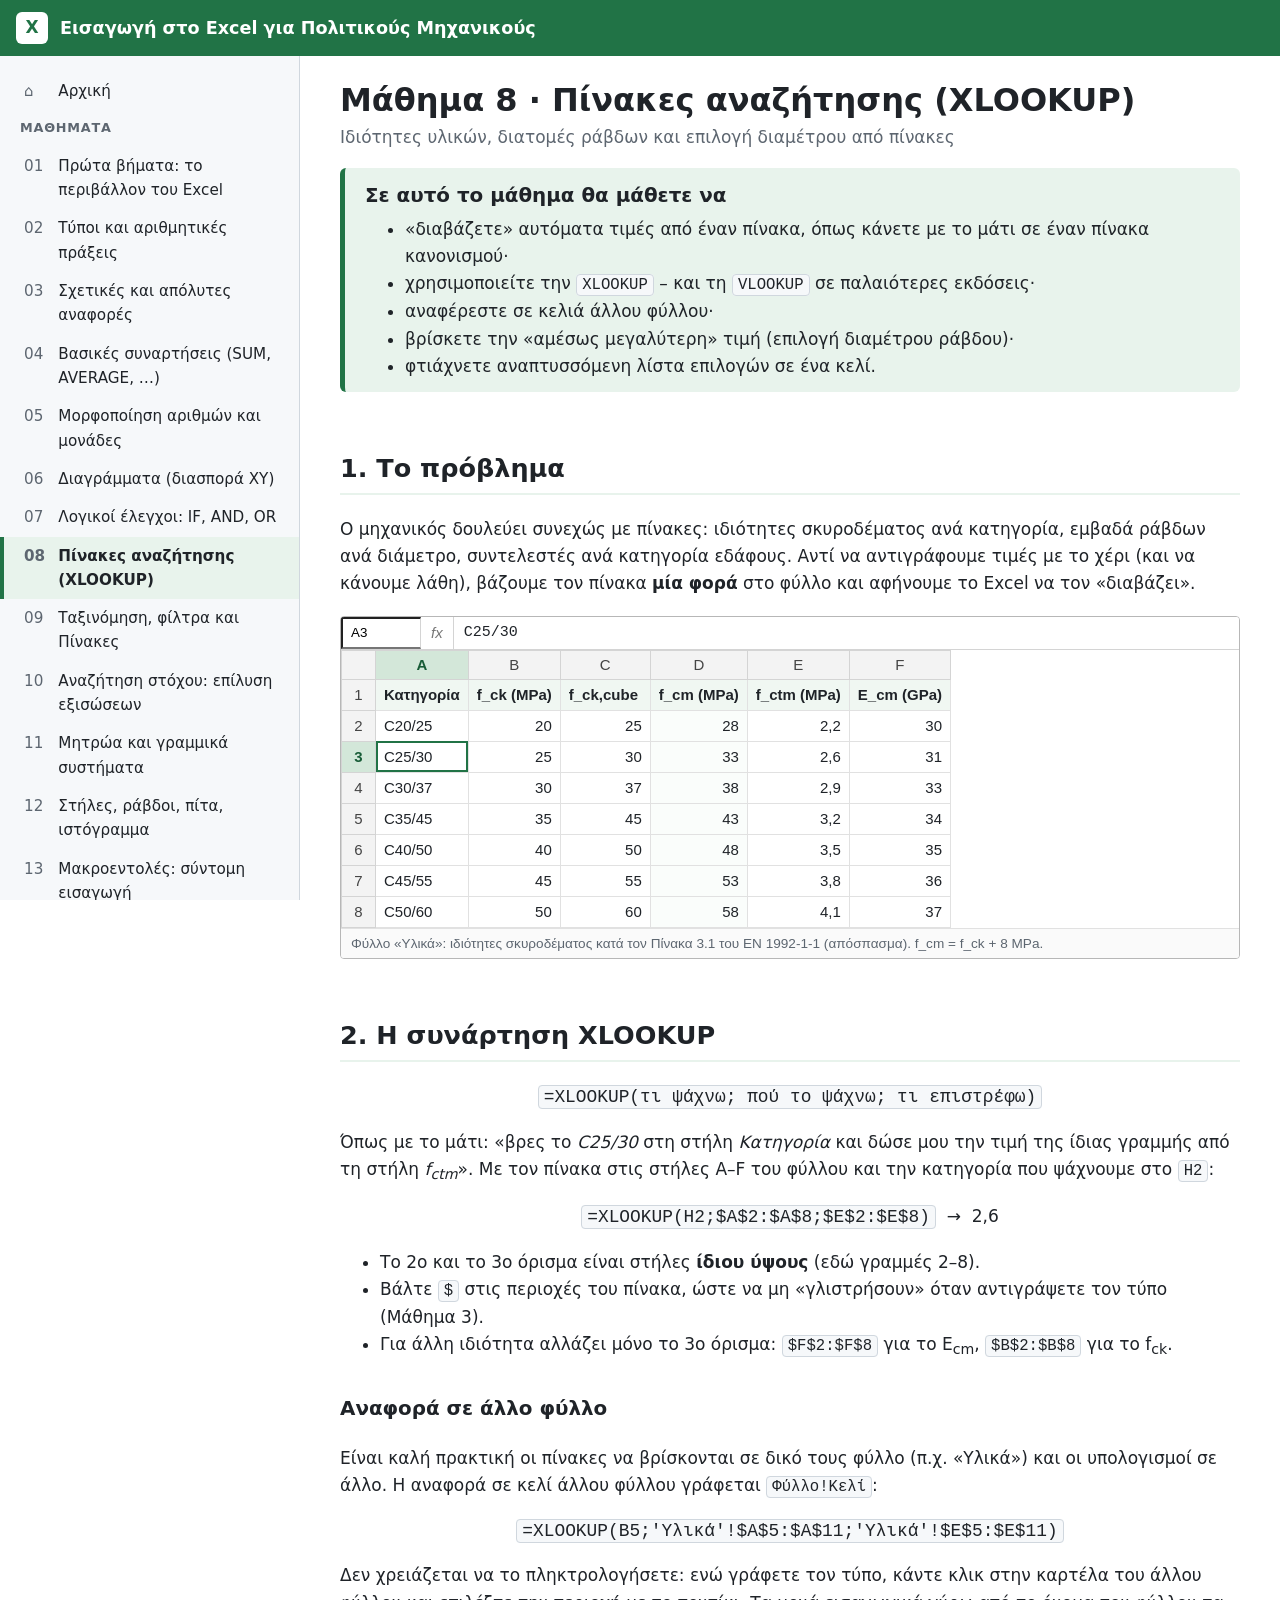
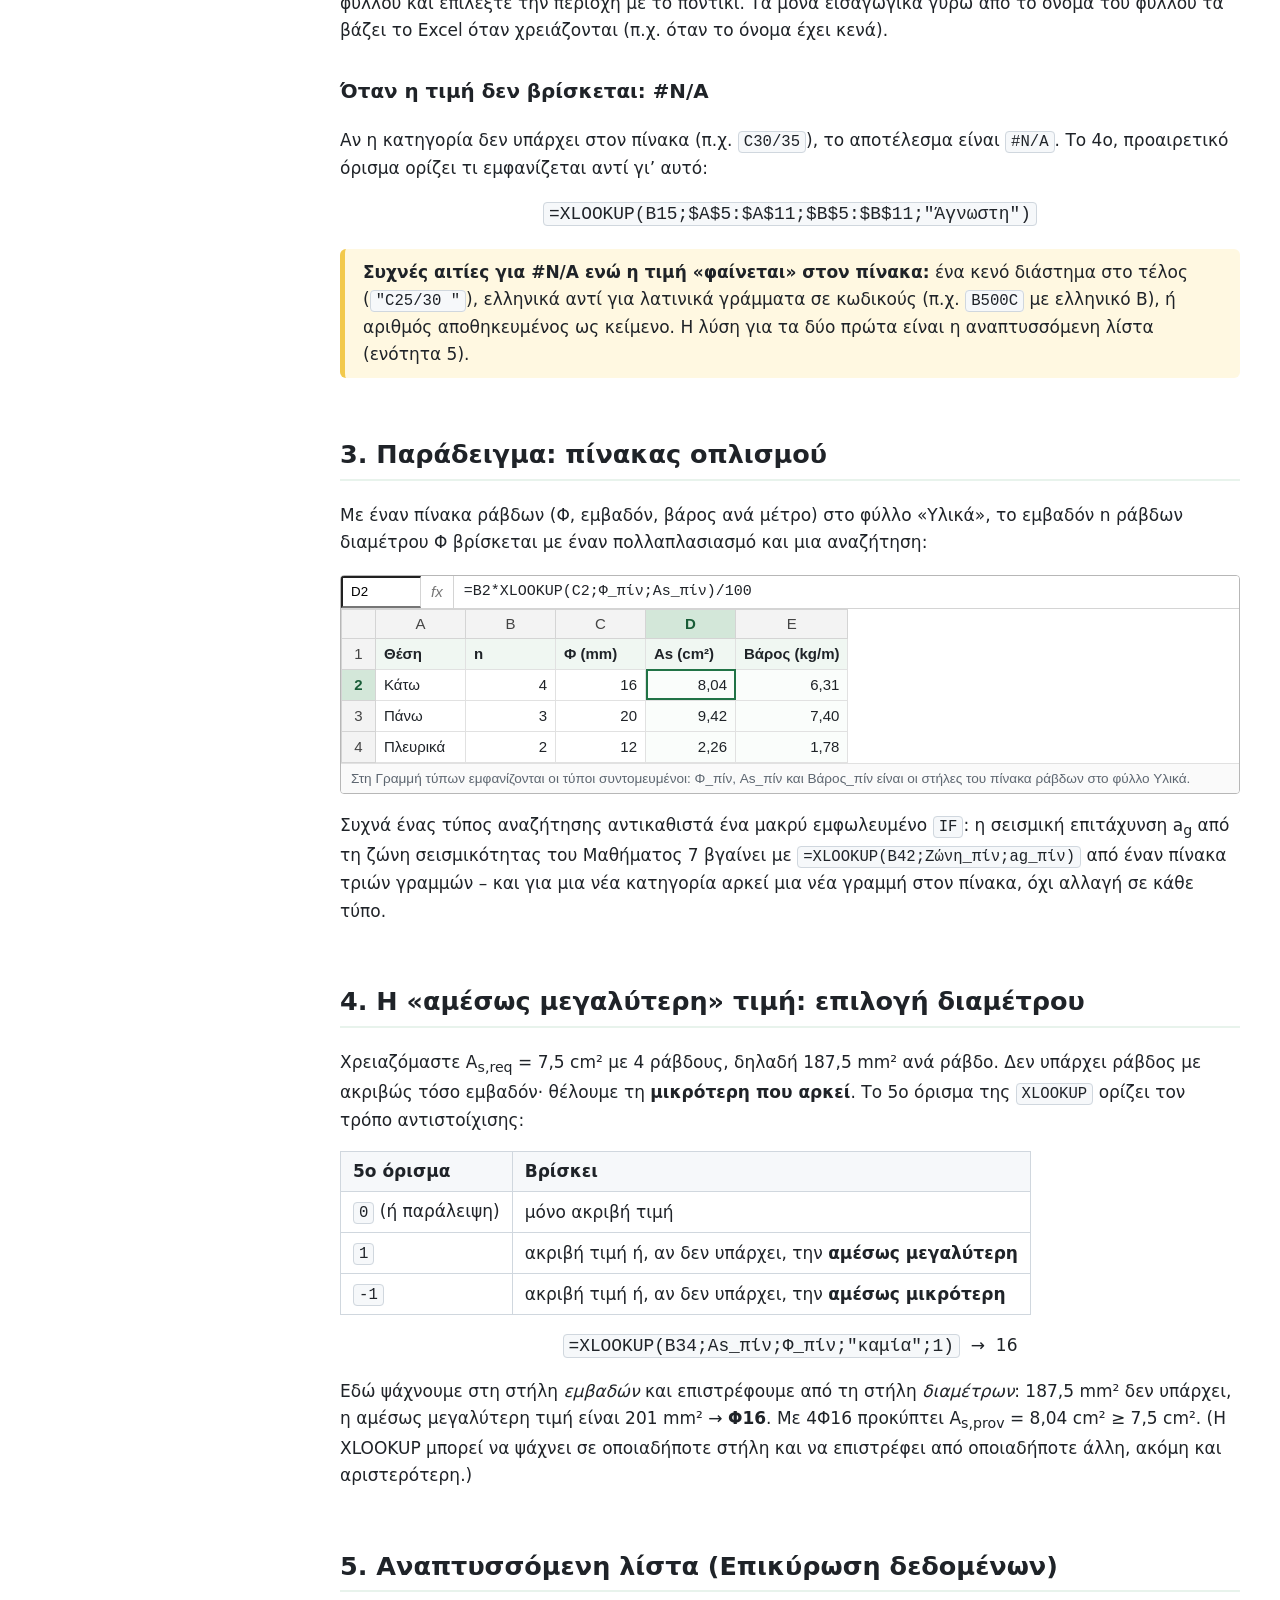
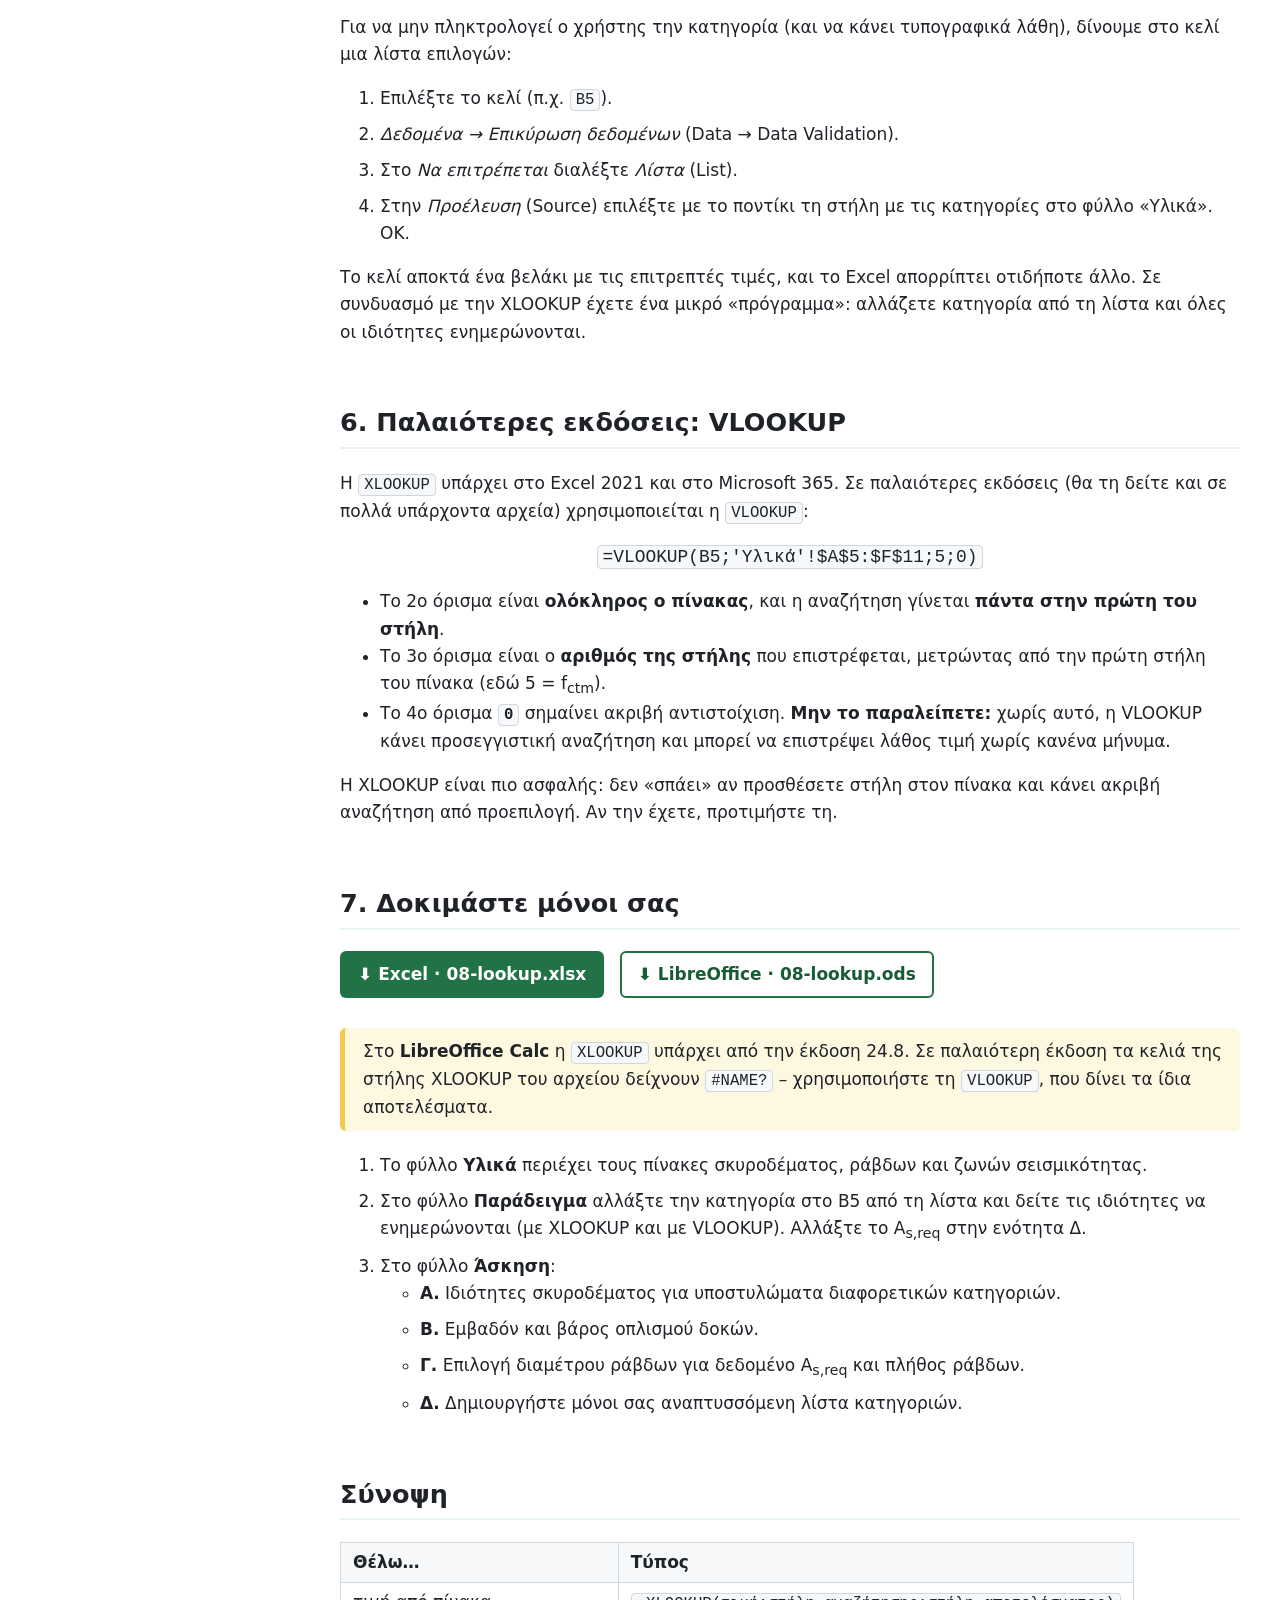
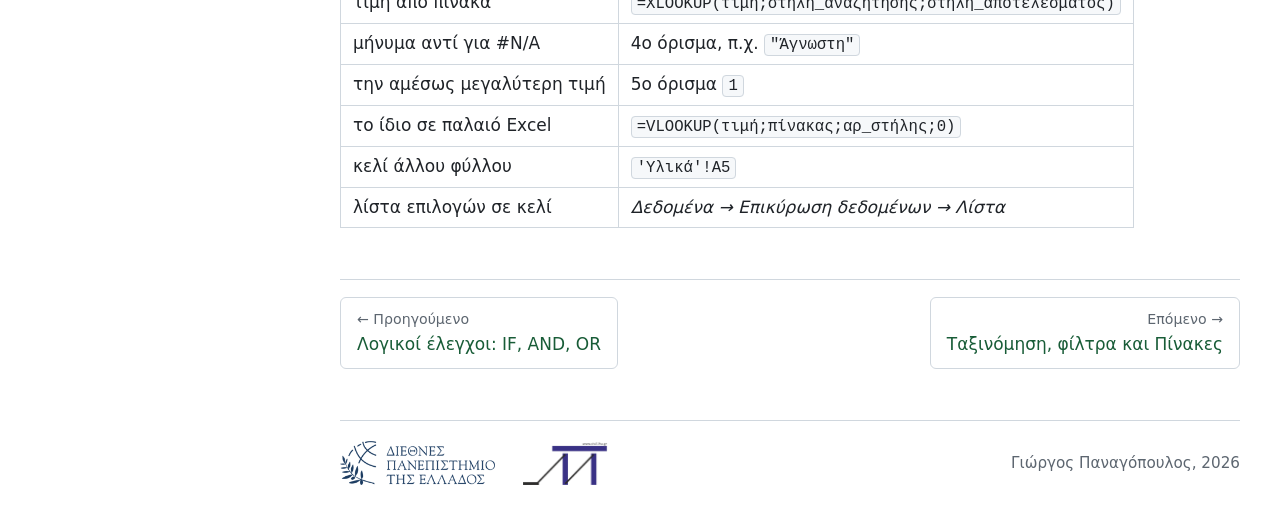
<file: lessons/08-lookup.html>
<!doctype html>
<html lang="el">
<head>
  <meta charset="utf-8">
  <meta name="viewport" content="width=device-width, initial-scale=1">
  <title>08 · Πίνακες αναζήτησης – Εισαγωγή στο Excel για Πολιτικούς Μηχανικούς</title>
  <link rel="stylesheet" href="../assets/css/style.css">
</head>
<body>
<main>
  <h1>Μάθημα 8 · Πίνακες αναζήτησης (XLOOKUP)</h1>
  <p class="subtitle">Ιδιότητες υλικών, διατομές ράβδων και επιλογή διαμέτρου από πίνακες</p>

  <div class="goals">
    <h3>Σε αυτό το μάθημα θα μάθετε να</h3>
    <ul>
      <li>«διαβάζετε» αυτόματα τιμές από έναν πίνακα, όπως κάνετε με το μάτι σε έναν πίνακα κανονισμού·</li>
      <li>χρησιμοποιείτε την <code>XLOOKUP</code> – και τη <code>VLOOKUP</code> σε παλαιότερες εκδόσεις·</li>
      <li>αναφέρεστε σε κελιά άλλου φύλλου·</li>
      <li>βρίσκετε την «αμέσως μεγαλύτερη» τιμή (επιλογή διαμέτρου ράβδου)·</li>
      <li>φτιάχνετε αναπτυσσόμενη λίστα επιλογών σε ένα κελί.</li>
    </ul>
  </div>

  <h2>1. Το πρόβλημα</h2>
  <p>
    Ο μηχανικός δουλεύει συνεχώς με πίνακες: ιδιότητες σκυροδέματος ανά κατηγορία, εμβαδά ράβδων ανά
    διάμετρο, συντελεστές ανά κατηγορία εδάφους. Αντί να αντιγράφουμε τιμές με το χέρι (και να κάνουμε
    λάθη), βάζουμε τον πίνακα <strong>μία φορά</strong> στο φύλλο και αφήνουμε το Excel να τον «διαβάζει».
  </p>
  <div class="xl" data-sheet='{
    "cols": 6, "rows": 8, "start": "A3",
    "caption": "Φύλλο «Υλικά»: ιδιότητες σκυροδέματος κατά τον Πίνακα 3.1 του EN 1992-1-1 (απόσπασμα). f_cm = f_ck + 8 MPa.",
    "cells": {
      "A1": {"v": "Κατηγορία", "hdr": 1}, "B1": {"v": "f_ck (MPa)", "hdr": 1}, "C1": {"v": "f_ck,cube", "hdr": 1}, "D1": {"v": "f_cm (MPa)", "hdr": 1}, "E1": {"v": "f_ctm (MPa)", "hdr": 1}, "F1": {"v": "E_cm (GPa)", "hdr": 1},
      "A2": {"v": "C20/25"}, "B2": {"v": 20}, "C2": {"v": 25}, "D2": {"v": 28, "f": "=B2+8"}, "E2": {"v": 2.2, "d": 1}, "F2": {"v": 30},
      "A3": {"v": "C25/30"}, "B3": {"v": 25}, "C3": {"v": 30}, "D3": {"v": 33, "f": "=B3+8"}, "E3": {"v": 2.6, "d": 1}, "F3": {"v": 31},
      "A4": {"v": "C30/37"}, "B4": {"v": 30}, "C4": {"v": 37}, "D4": {"v": 38, "f": "=B4+8"}, "E4": {"v": 2.9, "d": 1}, "F4": {"v": 33},
      "A5": {"v": "C35/45"}, "B5": {"v": 35}, "C5": {"v": 45}, "D5": {"v": 43, "f": "=B5+8"}, "E5": {"v": 3.2, "d": 1}, "F5": {"v": 34},
      "A6": {"v": "C40/50"}, "B6": {"v": 40}, "C6": {"v": 50}, "D6": {"v": 48, "f": "=B6+8"}, "E6": {"v": 3.5, "d": 1}, "F6": {"v": 35},
      "A7": {"v": "C45/55"}, "B7": {"v": 45}, "C7": {"v": 55}, "D7": {"v": 53, "f": "=B7+8"}, "E7": {"v": 3.8, "d": 1}, "F7": {"v": 36},
      "A8": {"v": "C50/60"}, "B8": {"v": 50}, "C8": {"v": 60}, "D8": {"v": 58, "f": "=B8+8"}, "E8": {"v": 4.1, "d": 1}, "F8": {"v": 37}
    }}'></div>

  <h2>2. Η συνάρτηση XLOOKUP</h2>
  <p style="text-align:center"><code style="font-size:1.05em">=XLOOKUP(τι ψάχνω; πού το ψάχνω; τι επιστρέφω)</code></p>
  <p>
    Όπως με το μάτι: «βρες το <em>C25/30</em> στη στήλη <em>Κατηγορία</em> και δώσε μου την τιμή της ίδιας
    γραμμής από τη στήλη <em>f<sub>ctm</sub></em>». Με τον πίνακα στις στήλες A–F του φύλλου και την
    κατηγορία που ψάχνουμε στο <code>H2</code>:
  </p>
  <p style="text-align:center"><code style="font-size:1.05em">=XLOOKUP(H2;$A$2:$A$8;$E$2:$E$8)</code> &nbsp;→&nbsp; 2,6</p>
  <ul>
    <li>Το 2ο και το 3ο όρισμα είναι στήλες <strong>ίδιου ύψους</strong> (εδώ γραμμές 2–8).</li>
    <li>Βάλτε <code>$</code> στις περιοχές του πίνακα, ώστε να μη «γλιστρήσουν» όταν αντιγράψετε τον τύπο (Μάθημα 3).</li>
    <li>Για άλλη ιδιότητα αλλάζει μόνο το 3ο όρισμα: <code>$F$2:$F$8</code> για το E<sub>cm</sub>,
      <code>$B$2:$B$8</code> για το f<sub>ck</sub>.</li>
  </ul>

  <h3>Αναφορά σε άλλο φύλλο</h3>
  <p>
    Είναι καλή πρακτική οι πίνακες να βρίσκονται σε δικό τους φύλλο (π.χ. «Υλικά») και οι υπολογισμοί
    σε άλλο. Η αναφορά σε κελί άλλου φύλλου γράφεται <code>Φύλλο!Κελί</code>:
  </p>
  <p style="text-align:center"><code style="font-size:1.05em">=XLOOKUP(B5;'Υλικά'!$A$5:$A$11;'Υλικά'!$E$5:$E$11)</code></p>
  <p>
    Δεν χρειάζεται να το πληκτρολογήσετε: ενώ γράφετε τον τύπο, κάντε κλικ στην καρτέλα του άλλου
    φύλλου και επιλέξτε την περιοχή με το ποντίκι. Τα μονά εισαγωγικά γύρω από το όνομα του φύλλου
    τα βάζει το Excel όταν χρειάζονται (π.χ. όταν το όνομα έχει κενά).
  </p>

  <h3>Όταν η τιμή δεν βρίσκεται: #N/A</h3>
  <p>
    Αν η κατηγορία δεν υπάρχει στον πίνακα (π.χ. <code>C30/35</code>), το αποτέλεσμα είναι <code>#N/A</code>.
    Το 4ο, προαιρετικό όρισμα ορίζει τι εμφανίζεται αντί γι’ αυτό:
  </p>
  <p style="text-align:center"><code style="font-size:1.05em">=XLOOKUP(B15;$A$5:$A$11;$B$5:$B$11;"Άγνωστη")</code></p>
  <div class="note">
    <strong>Συχνές αιτίες για #N/A ενώ η τιμή «φαίνεται» στον πίνακα:</strong> ένα κενό διάστημα στο τέλος
    (<code>"C25/30 "</code>), ελληνικά αντί για λατινικά γράμματα σε κωδικούς (π.χ. <code>B500C</code> με ελληνικό Β),
    ή αριθμός αποθηκευμένος ως κείμενο. Η λύση για τα δύο πρώτα είναι η αναπτυσσόμενη λίστα (ενότητα 5).
  </div>

  <h2>3. Παράδειγμα: πίνακας οπλισμού</h2>
  <p>
    Με έναν πίνακα ράβδων (Φ, εμβαδόν, βάρος ανά μέτρο) στο φύλλο «Υλικά», το εμβαδόν n ράβδων
    διαμέτρου Φ βρίσκεται με έναν πολλαπλασιασμό και μια αναζήτηση:
  </p>
  <div class="xl" data-sheet='{
    "cols": 5, "rows": 4, "start": "D2",
    "caption": "Στη Γραμμή τύπων εμφανίζονται οι τύποι συντομευμένοι: Φ_πίν, As_πίν και Βάρος_πίν είναι οι στήλες του πίνακα ράβδων στο φύλλο Υλικά.",
    "cells": {
      "A1": {"v": "Θέση", "hdr": 1}, "B1": {"v": "n", "hdr": 1}, "C1": {"v": "Φ (mm)", "hdr": 1}, "D1": {"v": "As (cm²)", "hdr": 1}, "E1": {"v": "Βάρος (kg/m)", "hdr": 1},
      "A2": {"v": "Κάτω"}, "B2": {"v": 4}, "C2": {"v": 16}, "D2": {"v": 8.04, "d": 2, "f": "=B2*XLOOKUP(C2;Φ_πίν;As_πίν)/100"}, "E2": {"v": 6.313, "d": 2, "f": "=B2*XLOOKUP(C2;Φ_πίν;Βάρος_πίν)"},
      "A3": {"v": "Πάνω"}, "B3": {"v": 3}, "C3": {"v": 20}, "D3": {"v": 9.42, "d": 2, "f": "=B3*XLOOKUP(C3;Φ_πίν;As_πίν)/100"}, "E3": {"v": 7.398, "d": 2, "f": "=B3*XLOOKUP(C3;Φ_πίν;Βάρος_πίν)"},
      "A4": {"v": "Πλευρικά"}, "B4": {"v": 2}, "C4": {"v": 12}, "D4": {"v": 2.26, "d": 2, "f": "=B4*XLOOKUP(C4;Φ_πίν;As_πίν)/100"}, "E4": {"v": 1.776, "d": 2, "f": "=B4*XLOOKUP(C4;Φ_πίν;Βάρος_πίν)"}
    }}'></div>
  <p>
    Συχνά ένας τύπος αναζήτησης αντικαθιστά ένα μακρύ εμφωλευμένο <code>IF</code>: η σεισμική επιτάχυνση
    a<sub>g</sub> από τη ζώνη σεισμικότητας του Μαθήματος 7 βγαίνει με
    <code>=XLOOKUP(B42;Ζώνη_πίν;ag_πίν)</code> από έναν πίνακα τριών γραμμών – και για μια νέα κατηγορία
    αρκεί μια νέα γραμμή στον πίνακα, όχι αλλαγή σε κάθε τύπο.
  </p>

  <h2>4. Η «αμέσως μεγαλύτερη» τιμή: επιλογή διαμέτρου</h2>
  <p>
    Χρειαζόμαστε A<sub>s,req</sub> = 7,5 cm² με 4 ράβδους, δηλαδή 187,5 mm² ανά ράβδο. Δεν υπάρχει ράβδος με
    ακριβώς τόσο εμβαδόν· θέλουμε τη <strong>μικρότερη που αρκεί</strong>. Το 5ο όρισμα της
    <code>XLOOKUP</code> ορίζει τον τρόπο αντιστοίχισης:
  </p>
  <table class="plain">
    <tr><th>5ο όρισμα</th><th>Βρίσκει</th></tr>
    <tr><td><code>0</code> (ή παράλειψη)</td><td>μόνο ακριβή τιμή</td></tr>
    <tr><td><code>1</code></td><td>ακριβή τιμή ή, αν δεν υπάρχει, την <strong>αμέσως μεγαλύτερη</strong></td></tr>
    <tr><td><code>-1</code></td><td>ακριβή τιμή ή, αν δεν υπάρχει, την <strong>αμέσως μικρότερη</strong></td></tr>
  </table>
  <p style="text-align:center"><code style="font-size:1.05em">=XLOOKUP(B34;As_πίν;Φ_πίν;"καμία";1)</code> &nbsp;→&nbsp; 16</p>
  <p>
    Εδώ ψάχνουμε στη στήλη <em>εμβαδών</em> και επιστρέφουμε από τη στήλη <em>διαμέτρων</em>: 187,5 mm² δεν
    υπάρχει, η αμέσως μεγαλύτερη τιμή είναι 201 mm² → <strong>Φ16</strong>. Με 4Φ16 προκύπτει
    A<sub>s,prov</sub> = 8,04 cm² ≥ 7,5 cm². (Η XLOOKUP μπορεί να ψάχνει σε οποιαδήποτε στήλη και να
    επιστρέφει από οποιαδήποτε άλλη, ακόμη και αριστερότερη.)
  </p>

  <h2>5. Αναπτυσσόμενη λίστα (Επικύρωση δεδομένων)</h2>
  <p>
    Για να μην πληκτρολογεί ο χρήστης την κατηγορία (και να κάνει τυπογραφικά λάθη), δίνουμε στο κελί
    μια λίστα επιλογών:
  </p>
  <ol class="steps">
    <li>Επιλέξτε το κελί (π.χ. <code>B5</code>).</li>
    <li><em>Δεδομένα → Επικύρωση δεδομένων</em> (Data → Data Validation).</li>
    <li>Στο <em>Να επιτρέπεται</em> διαλέξτε <em>Λίστα</em> (List).</li>
    <li>Στην <em>Προέλευση</em> (Source) επιλέξτε με το ποντίκι τη στήλη με τις κατηγορίες στο φύλλο «Υλικά». OK.</li>
  </ol>
  <p>
    Το κελί αποκτά ένα βελάκι με τις επιτρεπτές τιμές, και το Excel απορρίπτει οτιδήποτε άλλο.
    Σε συνδυασμό με την XLOOKUP έχετε ένα μικρό «πρόγραμμα»: αλλάζετε κατηγορία από τη λίστα και όλες
    οι ιδιότητες ενημερώνονται.
  </p>

  <h2>6. Παλαιότερες εκδόσεις: VLOOKUP</h2>
  <p>
    Η <code>XLOOKUP</code> υπάρχει στο Excel 2021 και στο Microsoft 365. Σε παλαιότερες εκδόσεις
    (θα τη δείτε και σε πολλά υπάρχοντα αρχεία) χρησιμοποιείται η <code>VLOOKUP</code>:
  </p>
  <p style="text-align:center"><code style="font-size:1.05em">=VLOOKUP(B5;'Υλικά'!$A$5:$F$11;5;0)</code></p>
  <ul>
    <li>Το 2ο όρισμα είναι <strong>ολόκληρος ο πίνακας</strong>, και η αναζήτηση γίνεται <strong>πάντα στην
      πρώτη του στήλη</strong>.</li>
    <li>Το 3ο όρισμα είναι ο <strong>αριθμός της στήλης</strong> που επιστρέφεται, μετρώντας από την πρώτη
      στήλη του πίνακα (εδώ 5 = f<sub>ctm</sub>).</li>
    <li>Το 4ο όρισμα <strong><code>0</code></strong> σημαίνει ακριβή αντιστοίχιση. <strong>Μην το
      παραλείπετε:</strong> χωρίς αυτό, η VLOOKUP κάνει προσεγγιστική αναζήτηση και μπορεί να επιστρέψει
      λάθος τιμή χωρίς κανένα μήνυμα.</li>
  </ul>
  <p>
    Η XLOOKUP είναι πιο ασφαλής: δεν «σπάει» αν προσθέσετε στήλη στον πίνακα και κάνει ακριβή
    αναζήτηση από προεπιλογή. Αν την έχετε, προτιμήστε τη.
  </p>

  <h2>7. Δοκιμάστε μόνοι σας</h2>
  <p>
    <a class="download" href="../files/08-lookup.xlsx" download>⬇ Excel · 08-lookup.xlsx</a>
    <a class="download ods" href="../files/08-lookup.ods" download>⬇ LibreOffice · 08-lookup.ods</a>
  </p>
  <div class="note">Στο <strong>LibreOffice Calc</strong> η <code>XLOOKUP</code> υπάρχει από την έκδοση 24.8. Σε παλαιότερη έκδοση τα κελιά της στήλης XLOOKUP του αρχείου δείχνουν <code>#NAME?</code> – χρησιμοποιήστε τη <code>VLOOKUP</code>, που δίνει τα ίδια αποτελέσματα.</div>
  <ol class="steps">
    <li>Το φύλλο <strong>Υλικά</strong> περιέχει τους πίνακες σκυροδέματος, ράβδων και ζωνών σεισμικότητας.</li>
    <li>Στο φύλλο <strong>Παράδειγμα</strong> αλλάξτε την κατηγορία στο B5 από τη λίστα και δείτε τις ιδιότητες να
      ενημερώνονται (με XLOOKUP και με VLOOKUP). Αλλάξτε το A<sub>s,req</sub> στην ενότητα Δ.</li>
    <li>Στο φύλλο <strong>Άσκηση</strong>:
      <ul>
        <li><strong>Α.</strong> Ιδιότητες σκυροδέματος για υποστυλώματα διαφορετικών κατηγοριών.</li>
        <li><strong>Β.</strong> Εμβαδόν και βάρος οπλισμού δοκών.</li>
        <li><strong>Γ.</strong> Επιλογή διαμέτρου ράβδων για δεδομένο A<sub>s,req</sub> και πλήθος ράβδων.</li>
        <li><strong>Δ.</strong> Δημιουργήστε μόνοι σας αναπτυσσόμενη λίστα κατηγοριών.</li>
      </ul>
    </li>
  </ol>

  <h2>Σύνοψη</h2>
  <table class="plain">
    <tr><th>Θέλω…</th><th>Τύπος</th></tr>
    <tr><td>τιμή από πίνακα</td><td><code>=XLOOKUP(τιμή;στήλη_αναζήτησης;στήλη_αποτελέσματος)</code></td></tr>
    <tr><td>μήνυμα αντί για #N/A</td><td>4ο όρισμα, π.χ. <code>"Άγνωστη"</code></td></tr>
    <tr><td>την αμέσως μεγαλύτερη τιμή</td><td>5ο όρισμα <code>1</code></td></tr>
    <tr><td>το ίδιο σε παλαιό Excel</td><td><code>=VLOOKUP(τιμή;πίνακας;αρ_στήλης;0)</code></td></tr>
    <tr><td>κελί άλλου φύλλου</td><td><code>'Υλικά'!A5</code></td></tr>
    <tr><td>λίστα επιλογών σε κελί</td><td><em>Δεδομένα → Επικύρωση δεδομένων → Λίστα</em></td></tr>
  </table>

  <div class="pager"></div>
</main>
<script src="../assets/js/site.js"></script>
</body>
</html>
</file>
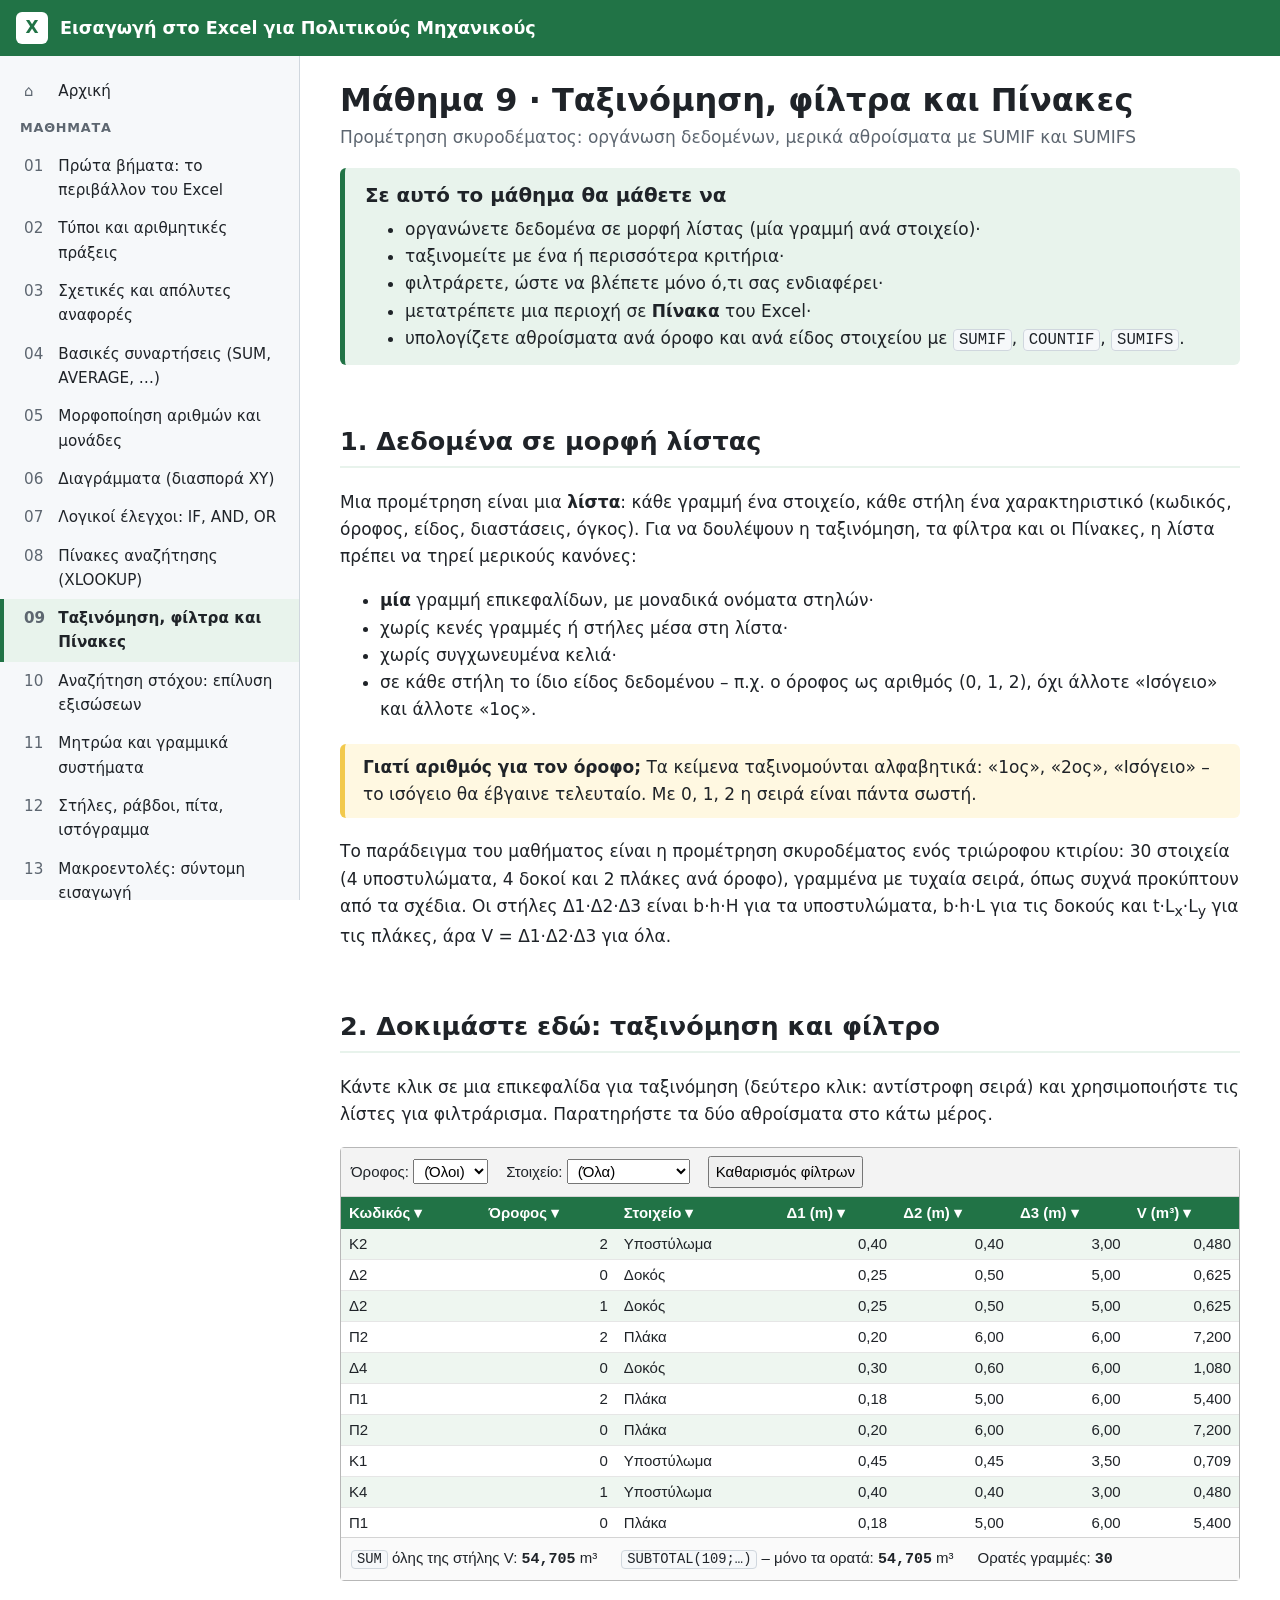
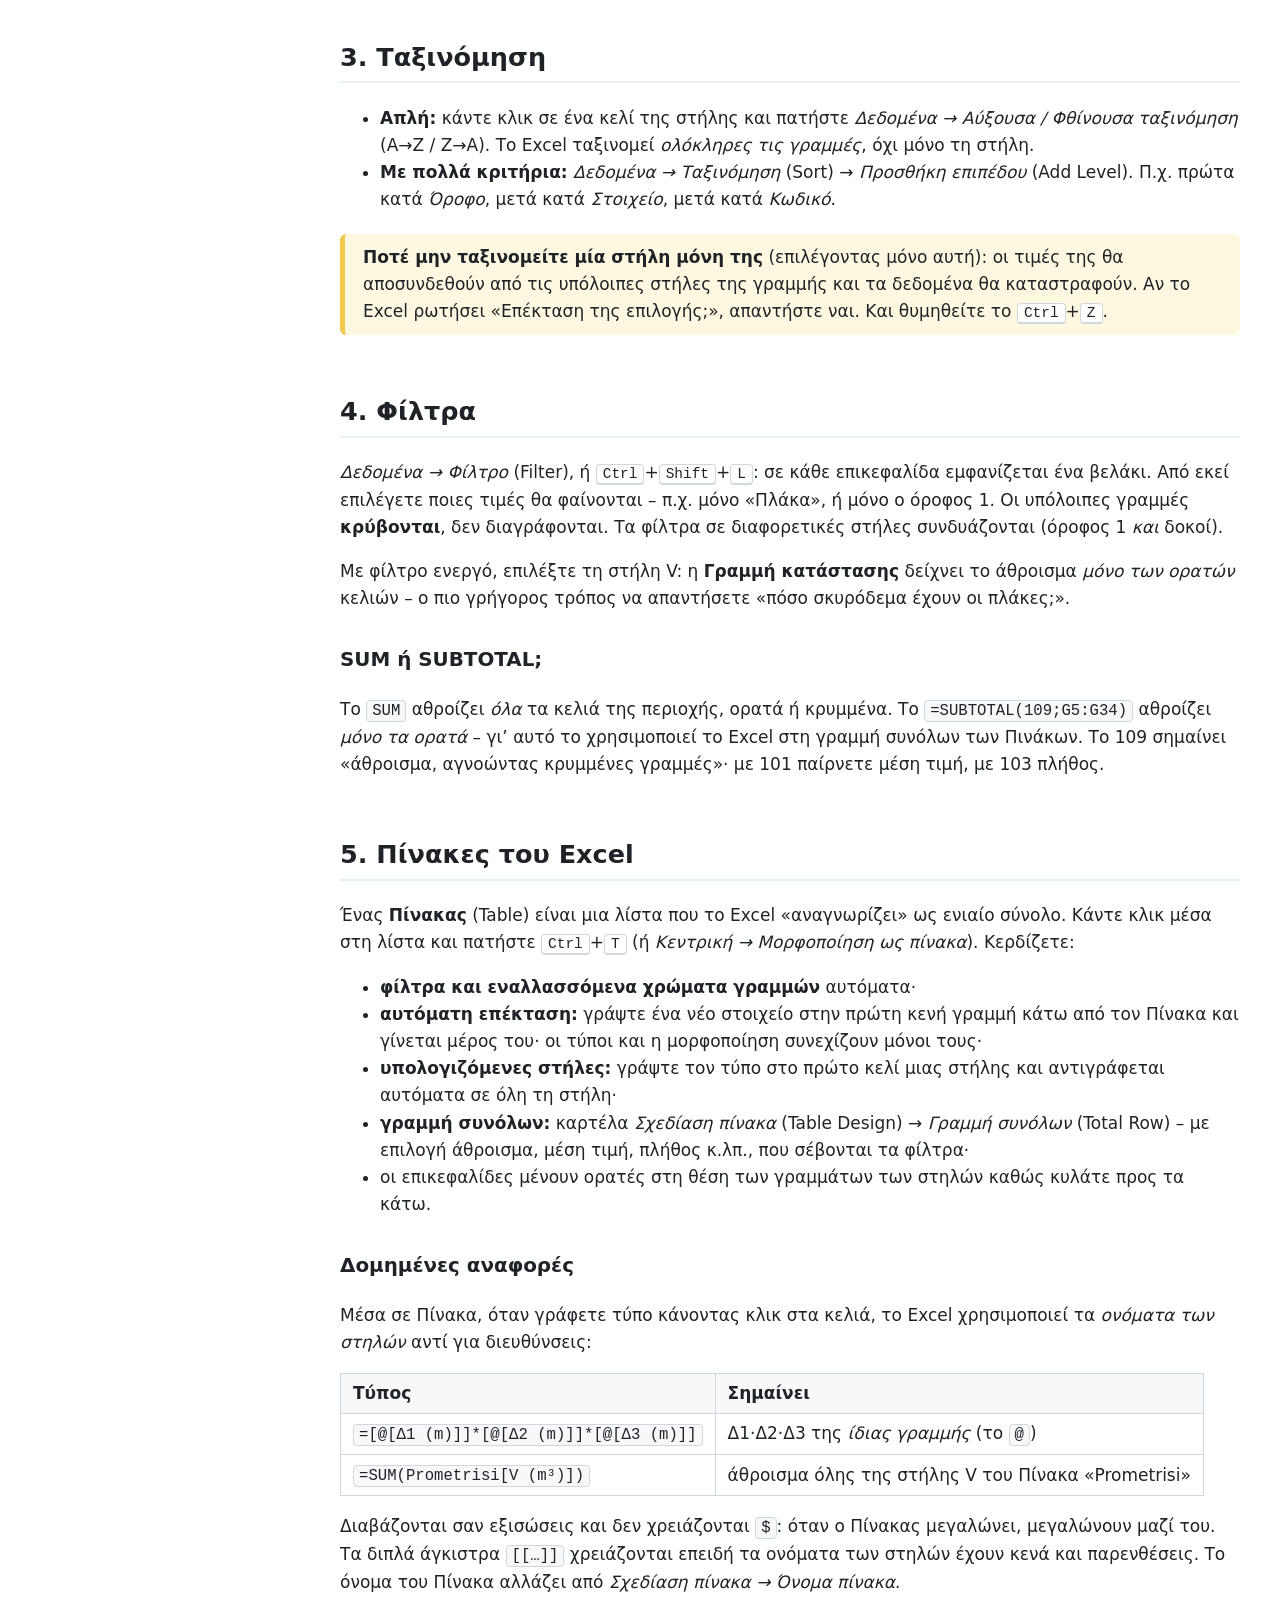
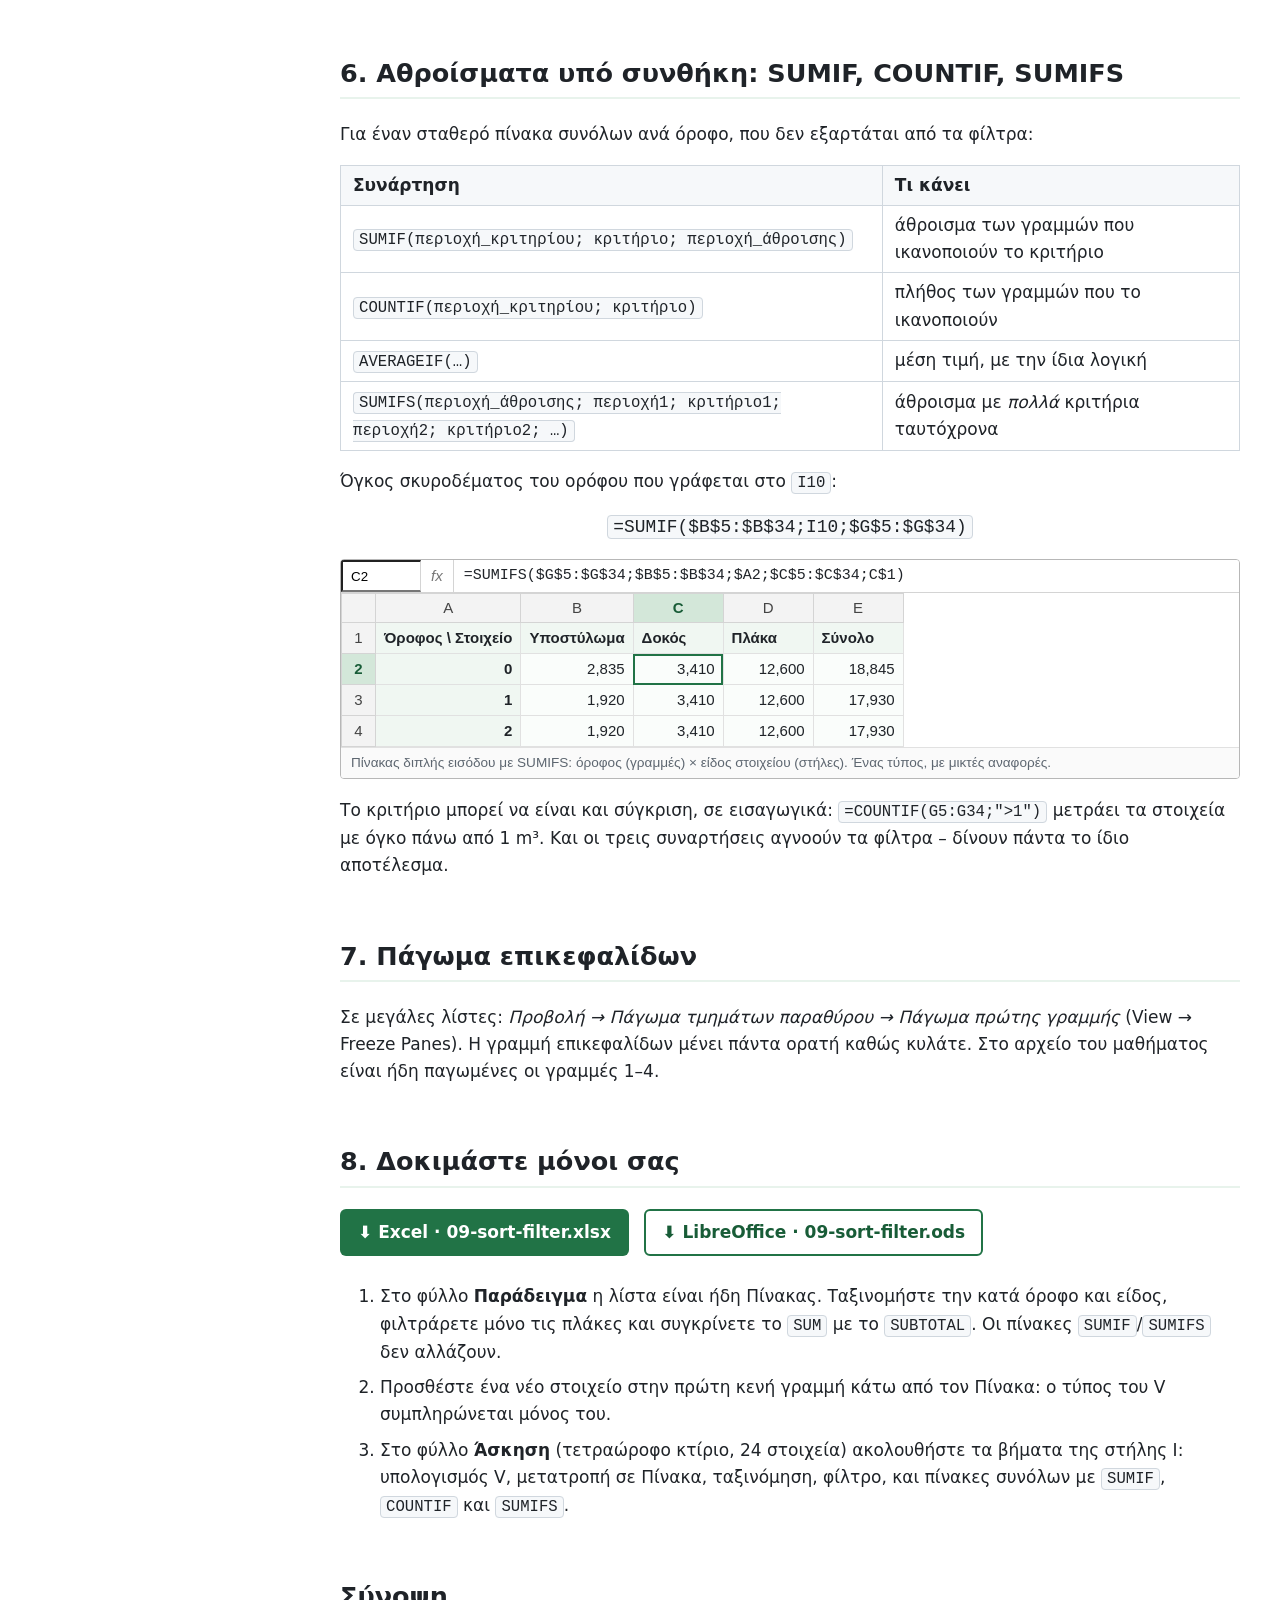
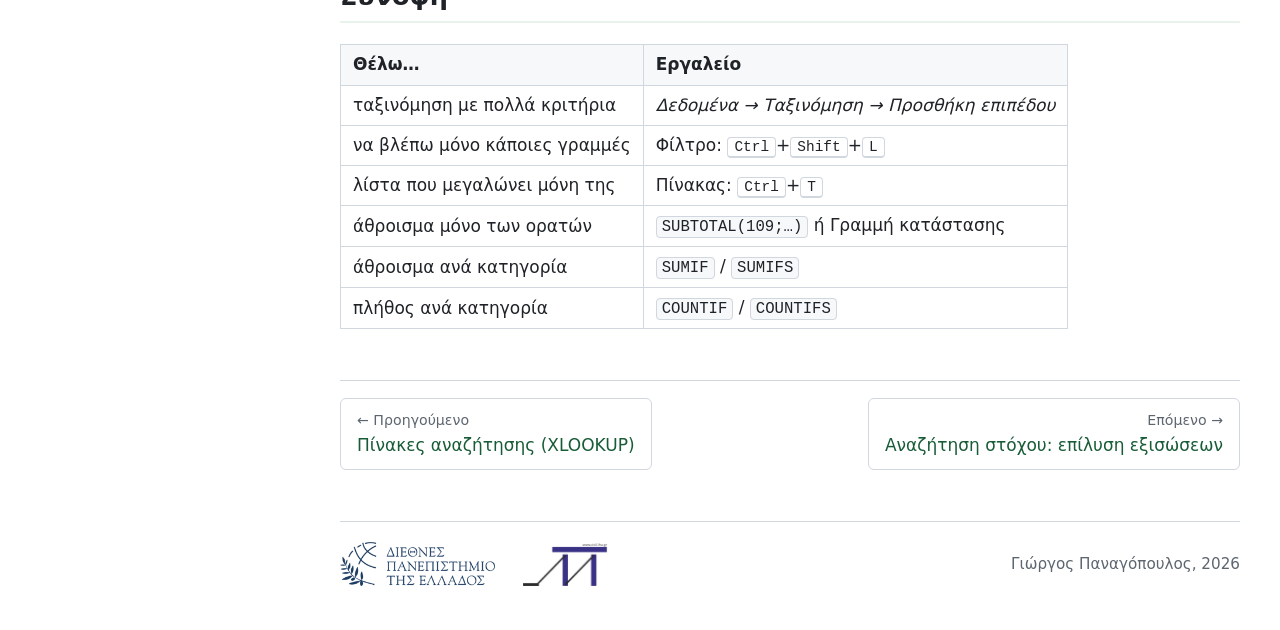
<file: lessons/09-sort-filter.html>
<!doctype html>
<html lang="el">
<head>
  <meta charset="utf-8">
  <meta name="viewport" content="width=device-width, initial-scale=1">
  <title>09 · Ταξινόμηση και φίλτρα – Εισαγωγή στο Excel για Πολιτικούς Μηχανικούς</title>
  <link rel="stylesheet" href="../assets/css/style.css">
  <style>
    .demo { border: 1px solid #b7b7b7; border-radius: 4px; margin: 1.2em 0; font-family: Calibri, "Segoe UI", Arial, sans-serif; font-size: 15px; }
    .demo-bar { display: flex; flex-wrap: wrap; gap: 10px 18px; align-items: center; padding: 8px 10px; background: #f3f3f3; border-bottom: 1px solid #d4d4d4; }
    .demo-bar select, .demo-bar button { font: inherit; padding: 2px 6px; }
    .demo-scroll { max-height: 340px; overflow: auto; }
    .demo table { border-collapse: collapse; width: 100%; }
    .demo th { position: sticky; top: 0; background: #217346; color: #fff; padding: 4px 8px; text-align: left; cursor: pointer; white-space: nowrap; }
    .demo th:hover { background: #185c37; }
    .demo td { border-bottom: 1px solid #e6e6e6; padding: 3px 8px; }
    .demo tr:nth-child(even) td { background: #eef6f0; }
    .demo td.n { text-align: right; }
    .demo-sums { display: flex; flex-wrap: wrap; gap: 8px 24px; padding: 8px 10px; border-top: 1px solid #d4d4d4; background: #fafafa; }
    .demo-sums b { font-family: Consolas, monospace; }
  </style>
</head>
<body>
<main>
  <h1>Μάθημα 9 · Ταξινόμηση, φίλτρα και Πίνακες</h1>
  <p class="subtitle">Προμέτρηση σκυροδέματος: οργάνωση δεδομένων, μερικά αθροίσματα με SUMIF και SUMIFS</p>

  <div class="goals">
    <h3>Σε αυτό το μάθημα θα μάθετε να</h3>
    <ul>
      <li>οργανώνετε δεδομένα σε μορφή λίστας (μία γραμμή ανά στοιχείο)·</li>
      <li>ταξινομείτε με ένα ή περισσότερα κριτήρια·</li>
      <li>φιλτράρετε, ώστε να βλέπετε μόνο ό,τι σας ενδιαφέρει·</li>
      <li>μετατρέπετε μια περιοχή σε <strong>Πίνακα</strong> του Excel·</li>
      <li>υπολογίζετε αθροίσματα ανά όροφο και ανά είδος στοιχείου με <code>SUMIF</code>, <code>COUNTIF</code>, <code>SUMIFS</code>.</li>
    </ul>
  </div>

  <h2>1. Δεδομένα σε μορφή λίστας</h2>
  <p>
    Μια προμέτρηση είναι μια <strong>λίστα</strong>: κάθε γραμμή ένα στοιχείο, κάθε στήλη ένα χαρακτηριστικό
    (κωδικός, όροφος, είδος, διαστάσεις, όγκος). Για να δουλέψουν η ταξινόμηση, τα φίλτρα και οι Πίνακες,
    η λίστα πρέπει να τηρεί μερικούς κανόνες:
  </p>
  <ul>
    <li><strong>μία</strong> γραμμή επικεφαλίδων, με μοναδικά ονόματα στηλών·</li>
    <li>χωρίς κενές γραμμές ή στήλες μέσα στη λίστα·</li>
    <li>χωρίς συγχωνευμένα κελιά·</li>
    <li>σε κάθε στήλη το ίδιο είδος δεδομένου – π.χ. ο όροφος ως αριθμός (0, 1, 2), όχι άλλοτε «Ισόγειο» και άλλοτε «1ος».</li>
  </ul>
  <div class="note">
    <strong>Γιατί αριθμός για τον όροφο;</strong> Τα κείμενα ταξινομούνται αλφαβητικά: «1ος», «2ος», «Ισόγειο»
    – το ισόγειο θα έβγαινε τελευταίο. Με 0, 1, 2 η σειρά είναι πάντα σωστή.
  </div>
  <p>
    Το παράδειγμα του μαθήματος είναι η προμέτρηση σκυροδέματος ενός τριώροφου κτιρίου: 30 στοιχεία
    (4 υποστυλώματα, 4 δοκοί και 2 πλάκες ανά όροφο), γραμμένα με τυχαία σειρά, όπως συχνά προκύπτουν από
    τα σχέδια. Οι στήλες Δ1·Δ2·Δ3 είναι b·h·H για τα υποστυλώματα, b·h·L για τις δοκούς και t·L<sub>x</sub>·L<sub>y</sub>
    για τις πλάκες, άρα V = Δ1·Δ2·Δ3 για όλα.
  </p>

  <h2>2. Δοκιμάστε εδώ: ταξινόμηση και φίλτρο</h2>
  <p>
    Κάντε κλικ σε μια επικεφαλίδα για ταξινόμηση (δεύτερο κλικ: αντίστροφη σειρά) και χρησιμοποιήστε τις
    λίστες για φιλτράρισμα. Παρατηρήστε τα δύο αθροίσματα στο κάτω μέρος.
  </p>
  <div class="demo">
    <div class="demo-bar">
      <label>Όροφος: <select id="f-floor"><option value="">(Όλοι)</option><option>0</option><option>1</option><option>2</option></select></label>
      <label>Στοιχείο: <select id="f-type"><option value="">(Όλα)</option><option>Υποστύλωμα</option><option>Δοκός</option><option>Πλάκα</option></select></label>
      <button id="f-clear">Καθαρισμός φίλτρων</button>
    </div>
    <div class="demo-scroll"><table id="demo-table"></table></div>
    <div class="demo-sums">
      <span><code>SUM</code> όλης της στήλης V: <b id="s-sum"></b> m³</span>
      <span><code>SUBTOTAL(109;…)</code> – μόνο τα ορατά: <b id="s-sub"></b> m³</span>
      <span>Ορατές γραμμές: <b id="s-count"></b></span>
    </div>
  </div>

  <h2>3. Ταξινόμηση</h2>
  <ul>
    <li><strong>Απλή:</strong> κάντε κλικ σε ένα κελί της στήλης και πατήστε <em>Δεδομένα → Αύξουσα / Φθίνουσα
      ταξινόμηση</em> (A→Z / Z→A). Το Excel ταξινομεί <em>ολόκληρες τις γραμμές</em>, όχι μόνο τη στήλη.</li>
    <li><strong>Με πολλά κριτήρια:</strong> <em>Δεδομένα → Ταξινόμηση</em> (Sort) → <em>Προσθήκη επιπέδου</em>
      (Add Level). Π.χ. πρώτα κατά <em>Όροφο</em>, μετά κατά <em>Στοιχείο</em>, μετά κατά <em>Κωδικό</em>.</li>
  </ul>
  <div class="note">
    <strong>Ποτέ μην ταξινομείτε μία στήλη μόνη της</strong> (επιλέγοντας μόνο αυτή): οι τιμές της θα
    αποσυνδεθούν από τις υπόλοιπες στήλες της γραμμής και τα δεδομένα θα καταστραφούν. Αν το Excel
    ρωτήσει «Επέκταση της επιλογής;», απαντήστε ναι. Και θυμηθείτε το <kbd>Ctrl</kbd>+<kbd>Z</kbd>.
  </div>

  <h2>4. Φίλτρα</h2>
  <p>
    <em>Δεδομένα → Φίλτρο</em> (Filter), ή <kbd>Ctrl</kbd>+<kbd>Shift</kbd>+<kbd>L</kbd>: σε κάθε επικεφαλίδα
    εμφανίζεται ένα βελάκι. Από εκεί επιλέγετε ποιες τιμές θα φαίνονται – π.χ. μόνο «Πλάκα», ή μόνο ο
    όροφος 1. Οι υπόλοιπες γραμμές <strong>κρύβονται</strong>, δεν διαγράφονται. Τα φίλτρα σε διαφορετικές
    στήλες συνδυάζονται (όροφος 1 <em>και</em> δοκοί).
  </p>
  <p>
    Με φίλτρο ενεργό, επιλέξτε τη στήλη V: η <strong>Γραμμή κατάστασης</strong> δείχνει το άθροισμα
    <em>μόνο των ορατών</em> κελιών – ο πιο γρήγορος τρόπος να απαντήσετε «πόσο σκυρόδεμα έχουν οι πλάκες;».
  </p>
  <h3>SUM ή SUBTOTAL;</h3>
  <p>
    Το <code>SUM</code> αθροίζει <em>όλα</em> τα κελιά της περιοχής, ορατά ή κρυμμένα. Το
    <code>=SUBTOTAL(109;G5:G34)</code> αθροίζει <em>μόνο τα ορατά</em> – γι’ αυτό το χρησιμοποιεί το Excel
    στη γραμμή συνόλων των Πινάκων. Το 109 σημαίνει «άθροισμα, αγνοώντας κρυμμένες γραμμές»· με 101
    παίρνετε μέση τιμή, με 103 πλήθος.
  </p>

  <h2>5. Πίνακες του Excel</h2>
  <p>
    Ένας <strong>Πίνακας</strong> (Table) είναι μια λίστα που το Excel «αναγνωρίζει» ως ενιαίο σύνολο. Κάντε
    κλικ μέσα στη λίστα και πατήστε <kbd>Ctrl</kbd>+<kbd>T</kbd> (ή <em>Κεντρική → Μορφοποίηση ως πίνακα</em>).
    Κερδίζετε:
  </p>
  <ul>
    <li><strong>φίλτρα και εναλλασσόμενα χρώματα γραμμών</strong> αυτόματα·</li>
    <li><strong>αυτόματη επέκταση:</strong> γράψτε ένα νέο στοιχείο στην πρώτη κενή γραμμή κάτω από τον Πίνακα
      και γίνεται μέρος του· οι τύποι και η μορφοποίηση συνεχίζουν μόνοι τους·</li>
    <li><strong>υπολογιζόμενες στήλες:</strong> γράψτε τον τύπο στο πρώτο κελί μιας στήλης και αντιγράφεται
      αυτόματα σε όλη τη στήλη·</li>
    <li><strong>γραμμή συνόλων:</strong> καρτέλα <em>Σχεδίαση πίνακα</em> (Table Design) → <em>Γραμμή συνόλων</em>
      (Total Row) – με επιλογή άθροισμα, μέση τιμή, πλήθος κ.λπ., που σέβονται τα φίλτρα·</li>
    <li>οι επικεφαλίδες μένουν ορατές στη θέση των γραμμάτων των στηλών καθώς κυλάτε προς τα κάτω.</li>
  </ul>
  <h3>Δομημένες αναφορές</h3>
  <p>
    Μέσα σε Πίνακα, όταν γράφετε τύπο κάνοντας κλικ στα κελιά, το Excel χρησιμοποιεί τα <em>ονόματα των
    στηλών</em> αντί για διευθύνσεις:
  </p>
  <table class="plain">
    <tr><th>Τύπος</th><th>Σημαίνει</th></tr>
    <tr><td><code>=[@[Δ1 (m)]]*[@[Δ2 (m)]]*[@[Δ3 (m)]]</code></td><td>Δ1·Δ2·Δ3 της <em>ίδιας γραμμής</em> (το <code>@</code>)</td></tr>
    <tr><td><code>=SUM(Prometrisi[V (m³)])</code></td><td>άθροισμα όλης της στήλης V του Πίνακα «Prometrisi»</td></tr>
  </table>
  <p>
    Διαβάζονται σαν εξισώσεις και δεν χρειάζονται <code>$</code>: όταν ο Πίνακας μεγαλώνει, μεγαλώνουν μαζί του.
    Τα διπλά άγκιστρα <code>[[…]]</code> χρειάζονται επειδή τα ονόματα των στηλών έχουν κενά και παρενθέσεις.
    Το όνομα του Πίνακα αλλάζει από <em>Σχεδίαση πίνακα → Όνομα πίνακα</em>.
  </p>

  <h2>6. Αθροίσματα υπό συνθήκη: SUMIF, COUNTIF, SUMIFS</h2>
  <p>Για έναν σταθερό πίνακα συνόλων ανά όροφο, που δεν εξαρτάται από τα φίλτρα:</p>
  <table class="plain">
    <tr><th>Συνάρτηση</th><th>Τι κάνει</th></tr>
    <tr><td><code>SUMIF(περιοχή_κριτηρίου; κριτήριο; περιοχή_άθροισης)</code></td><td>άθροισμα των γραμμών που ικανοποιούν το κριτήριο</td></tr>
    <tr><td><code>COUNTIF(περιοχή_κριτηρίου; κριτήριο)</code></td><td>πλήθος των γραμμών που το ικανοποιούν</td></tr>
    <tr><td><code>AVERAGEIF(…)</code></td><td>μέση τιμή, με την ίδια λογική</td></tr>
    <tr><td><code>SUMIFS(περιοχή_άθροισης; περιοχή1; κριτήριο1; περιοχή2; κριτήριο2; …)</code></td><td>άθροισμα με <em>πολλά</em> κριτήρια ταυτόχρονα</td></tr>
  </table>
  <p>Όγκος σκυροδέματος του ορόφου που γράφεται στο <code>I10</code>:</p>
  <p style="text-align:center"><code style="font-size:1.05em">=SUMIF($B$5:$B$34;I10;$G$5:$G$34)</code></p>

  <div class="xl" data-sheet='{
    "cols": 5, "rows": 4, "start": "C2",
    "caption": "Πίνακας διπλής εισόδου με SUMIFS: όροφος (γραμμές) × είδος στοιχείου (στήλες). Ένας τύπος, με μικτές αναφορές.",
    "cells": {
      "A1": {"v": "Όροφος \\ Στοιχείο", "hdr": 1}, "B1": {"v": "Υποστύλωμα", "hdr": 1}, "C1": {"v": "Δοκός", "hdr": 1}, "D1": {"v": "Πλάκα", "hdr": 1}, "E1": {"v": "Σύνολο", "hdr": 1},
      "A2": {"v": 0, "hdr": 1}, "B2": {"v": 2.835, "d": 3, "f": "=SUMIFS($G$5:$G$34;$B$5:$B$34;$A2;$C$5:$C$34;B$1)"}, "C2": {"v": 3.41, "d": 3, "f": "=SUMIFS($G$5:$G$34;$B$5:$B$34;$A2;$C$5:$C$34;C$1)"}, "D2": {"v": 12.6, "d": 3, "f": "=SUMIFS($G$5:$G$34;$B$5:$B$34;$A2;$C$5:$C$34;D$1)"}, "E2": {"v": 18.845, "d": 3, "f": "=SUM(B2:D2)"},
      "A3": {"v": 1, "hdr": 1}, "B3": {"v": 1.92, "d": 3, "f": "=SUMIFS($G$5:$G$34;$B$5:$B$34;$A3;$C$5:$C$34;B$1)"}, "C3": {"v": 3.41, "d": 3, "f": "=SUMIFS($G$5:$G$34;$B$5:$B$34;$A3;$C$5:$C$34;C$1)"}, "D3": {"v": 12.6, "d": 3, "f": "=SUMIFS($G$5:$G$34;$B$5:$B$34;$A3;$C$5:$C$34;D$1)"}, "E3": {"v": 17.93, "d": 3, "f": "=SUM(B3:D3)"},
      "A4": {"v": 2, "hdr": 1}, "B4": {"v": 1.92, "d": 3, "f": "=SUMIFS($G$5:$G$34;$B$5:$B$34;$A4;$C$5:$C$34;B$1)"}, "C4": {"v": 3.41, "d": 3, "f": "=SUMIFS($G$5:$G$34;$B$5:$B$34;$A4;$C$5:$C$34;C$1)"}, "D4": {"v": 12.6, "d": 3, "f": "=SUMIFS($G$5:$G$34;$B$5:$B$34;$A4;$C$5:$C$34;D$1)"}, "E4": {"v": 17.93, "d": 3, "f": "=SUM(B4:D4)"}
    }}'></div>
  <p>
    Το κριτήριο μπορεί να είναι και σύγκριση, σε εισαγωγικά: <code>=COUNTIF(G5:G34;"&gt;1")</code> μετράει τα
    στοιχεία με όγκο πάνω από 1 m³. Και οι τρεις συναρτήσεις αγνοούν τα φίλτρα – δίνουν πάντα το ίδιο αποτέλεσμα.
  </p>

  <h2>7. Πάγωμα επικεφαλίδων</h2>
  <p>
    Σε μεγάλες λίστες: <em>Προβολή → Πάγωμα τμημάτων παραθύρου → Πάγωμα πρώτης γραμμής</em>
    (View → Freeze Panes). Η γραμμή επικεφαλίδων μένει πάντα ορατή καθώς κυλάτε. Στο αρχείο του μαθήματος
    είναι ήδη παγωμένες οι γραμμές 1–4.
  </p>

  <h2>8. Δοκιμάστε μόνοι σας</h2>
  <p>
    <a class="download" href="../files/09-sort-filter.xlsx" download>⬇ Excel · 09-sort-filter.xlsx</a>
    <a class="download ods" href="../files/09-sort-filter.ods" download>⬇ LibreOffice · 09-sort-filter.ods</a>
  </p>
  <ol class="steps">
    <li>Στο φύλλο <strong>Παράδειγμα</strong> η λίστα είναι ήδη Πίνακας. Ταξινομήστε την κατά όροφο και είδος,
      φιλτράρετε μόνο τις πλάκες και συγκρίνετε το <code>SUM</code> με το <code>SUBTOTAL</code>. Οι πίνακες
      <code>SUMIF</code>/<code>SUMIFS</code> δεν αλλάζουν.</li>
    <li>Προσθέστε ένα νέο στοιχείο στην πρώτη κενή γραμμή κάτω από τον Πίνακα: ο τύπος του V συμπληρώνεται μόνος του.</li>
    <li>Στο φύλλο <strong>Άσκηση</strong> (τετραώροφο κτίριο, 24 στοιχεία) ακολουθήστε τα βήματα της στήλης I:
      υπολογισμός V, μετατροπή σε Πίνακα, ταξινόμηση, φίλτρο, και πίνακες συνόλων με <code>SUMIF</code>,
      <code>COUNTIF</code> και <code>SUMIFS</code>.</li>
  </ol>

  <h2>Σύνοψη</h2>
  <table class="plain">
    <tr><th>Θέλω…</th><th>Εργαλείο</th></tr>
    <tr><td>ταξινόμηση με πολλά κριτήρια</td><td><em>Δεδομένα → Ταξινόμηση → Προσθήκη επιπέδου</em></td></tr>
    <tr><td>να βλέπω μόνο κάποιες γραμμές</td><td>Φίλτρο: <kbd>Ctrl</kbd>+<kbd>Shift</kbd>+<kbd>L</kbd></td></tr>
    <tr><td>λίστα που μεγαλώνει μόνη της</td><td>Πίνακας: <kbd>Ctrl</kbd>+<kbd>T</kbd></td></tr>
    <tr><td>άθροισμα μόνο των ορατών</td><td><code>SUBTOTAL(109;…)</code> ή Γραμμή κατάστασης</td></tr>
    <tr><td>άθροισμα ανά κατηγορία</td><td><code>SUMIF</code> / <code>SUMIFS</code></td></tr>
    <tr><td>πλήθος ανά κατηγορία</td><td><code>COUNTIF</code> / <code>COUNTIFS</code></td></tr>
  </table>

  <div class="pager"></div>
</main>
<script src="../assets/js/site.js"></script>
<script>
  // Interactive sort/filter demo with the 30 elements of the example workbook.
  const DATA = [["Κ2",2,"Υποστύλωμα",0.4,0.4,3],["Δ2",0,"Δοκός",0.25,0.5,5],["Δ2",1,"Δοκός",0.25,0.5,5],["Π2",2,"Πλάκα",0.2,6,6],["Δ4",0,"Δοκός",0.3,0.6,6],["Π1",2,"Πλάκα",0.18,5,6],["Π2",0,"Πλάκα",0.2,6,6],["Κ1",0,"Υποστύλωμα",0.45,0.45,3.5],["Κ4",1,"Υποστύλωμα",0.4,0.4,3],["Π1",0,"Πλάκα",0.18,5,6],["Δ4",2,"Δοκός",0.3,0.6,6],["Κ3",2,"Υποστύλωμα",0.4,0.4,3],["Δ3",2,"Δοκός",0.3,0.6,6],["Δ1",1,"Δοκός",0.25,0.5,5],["Κ4",2,"Υποστύλωμα",0.4,0.4,3],["Δ1",2,"Δοκός",0.25,0.5,5],["Π2",1,"Πλάκα",0.2,6,6],["Δ3",0,"Δοκός",0.3,0.6,6],["Δ3",1,"Δοκός",0.3,0.6,6],["Δ2",2,"Δοκός",0.25,0.5,5],["Π1",1,"Πλάκα",0.18,5,6],["Κ2",1,"Υποστύλωμα",0.4,0.4,3],["Κ4",0,"Υποστύλωμα",0.45,0.45,3.5],["Δ4",1,"Δοκός",0.3,0.6,6],["Κ3",0,"Υποστύλωμα",0.45,0.45,3.5],["Κ2",0,"Υποστύλωμα",0.45,0.45,3.5],["Κ1",2,"Υποστύλωμα",0.4,0.4,3],["Κ3",1,"Υποστύλωμα",0.4,0.4,3],["Δ1",0,"Δοκός",0.25,0.5,5],["Κ1",1,"Υποστύλωμα",0.4,0.4,3]]
    .map((r) => [...r, r[3] * r[4] * r[5]]);
  const HEAD = ["Κωδικός", "Όροφος", "Στοιχείο", "Δ1 (m)", "Δ2 (m)", "Δ3 (m)", "V (m³)"];
  const num = (v, d) => v.toLocaleString("el-GR", { minimumFractionDigits: d, maximumFractionDigits: d });
  let sortCol = null, sortDir = 1;
  const fFloor = document.getElementById("f-floor"), fType = document.getElementById("f-type");

  function render() {
    let rows = DATA.filter((r) => (fFloor.value === "" || r[1] === +fFloor.value) && (fType.value === "" || r[2] === fType.value));
    if (sortCol !== null) {
      rows = [...rows].sort((a, b) => (a[sortCol] > b[sortCol] ? 1 : a[sortCol] < b[sortCol] ? -1 : 0) * sortDir);
    }
    const arrow = (j) => (j === sortCol ? (sortDir > 0 ? " ▲" : " ▼") : " ▾");
    document.getElementById("demo-table").innerHTML =
      "<tr>" + HEAD.map((h, j) => `<th data-col="${j}">${h}${arrow(j)}</th>`).join("") + "</tr>" +
      rows.map((r) => "<tr>" + r.map((v, j) =>
        `<td class="${j === 1 || j > 2 ? "n" : ""}">${j > 2 ? num(v, j === 6 ? 3 : 2) : v}</td>`).join("") + "</tr>").join("");
    document.getElementById("s-sum").textContent = num(DATA.reduce((s, r) => s + r[6], 0), 3);
    document.getElementById("s-sub").textContent = num(rows.reduce((s, r) => s + r[6], 0), 3);
    document.getElementById("s-count").textContent = rows.length;
  }
  document.getElementById("demo-table").addEventListener("click", (e) => {
    const th = e.target.closest("th");
    if (!th) return;
    const j = +th.dataset.col;
    sortDir = sortCol === j ? -sortDir : 1;
    sortCol = j;
    render();
  });
  fFloor.addEventListener("change", render);
  fType.addEventListener("change", render);
  document.getElementById("f-clear").addEventListener("click", () => { fFloor.value = ""; fType.value = ""; render(); });
  render();
</script>
</body>
</html>
</file>
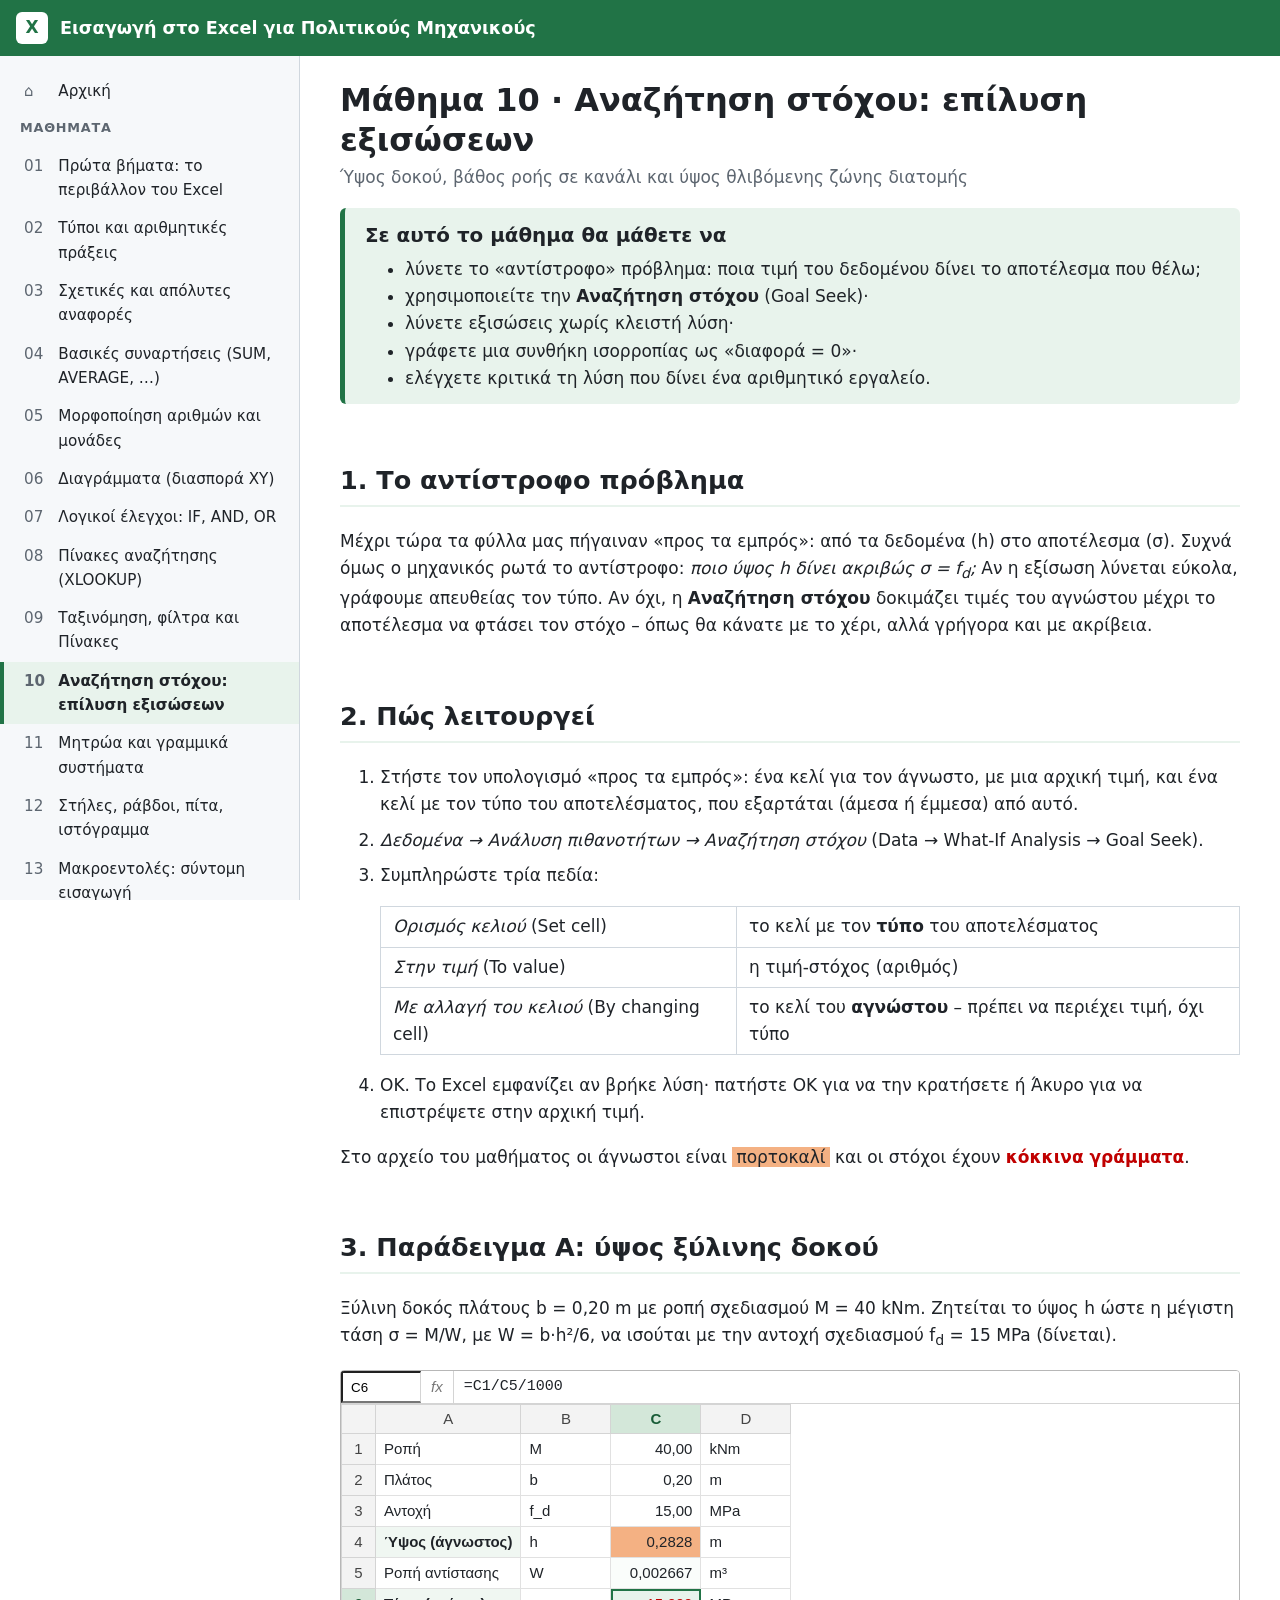
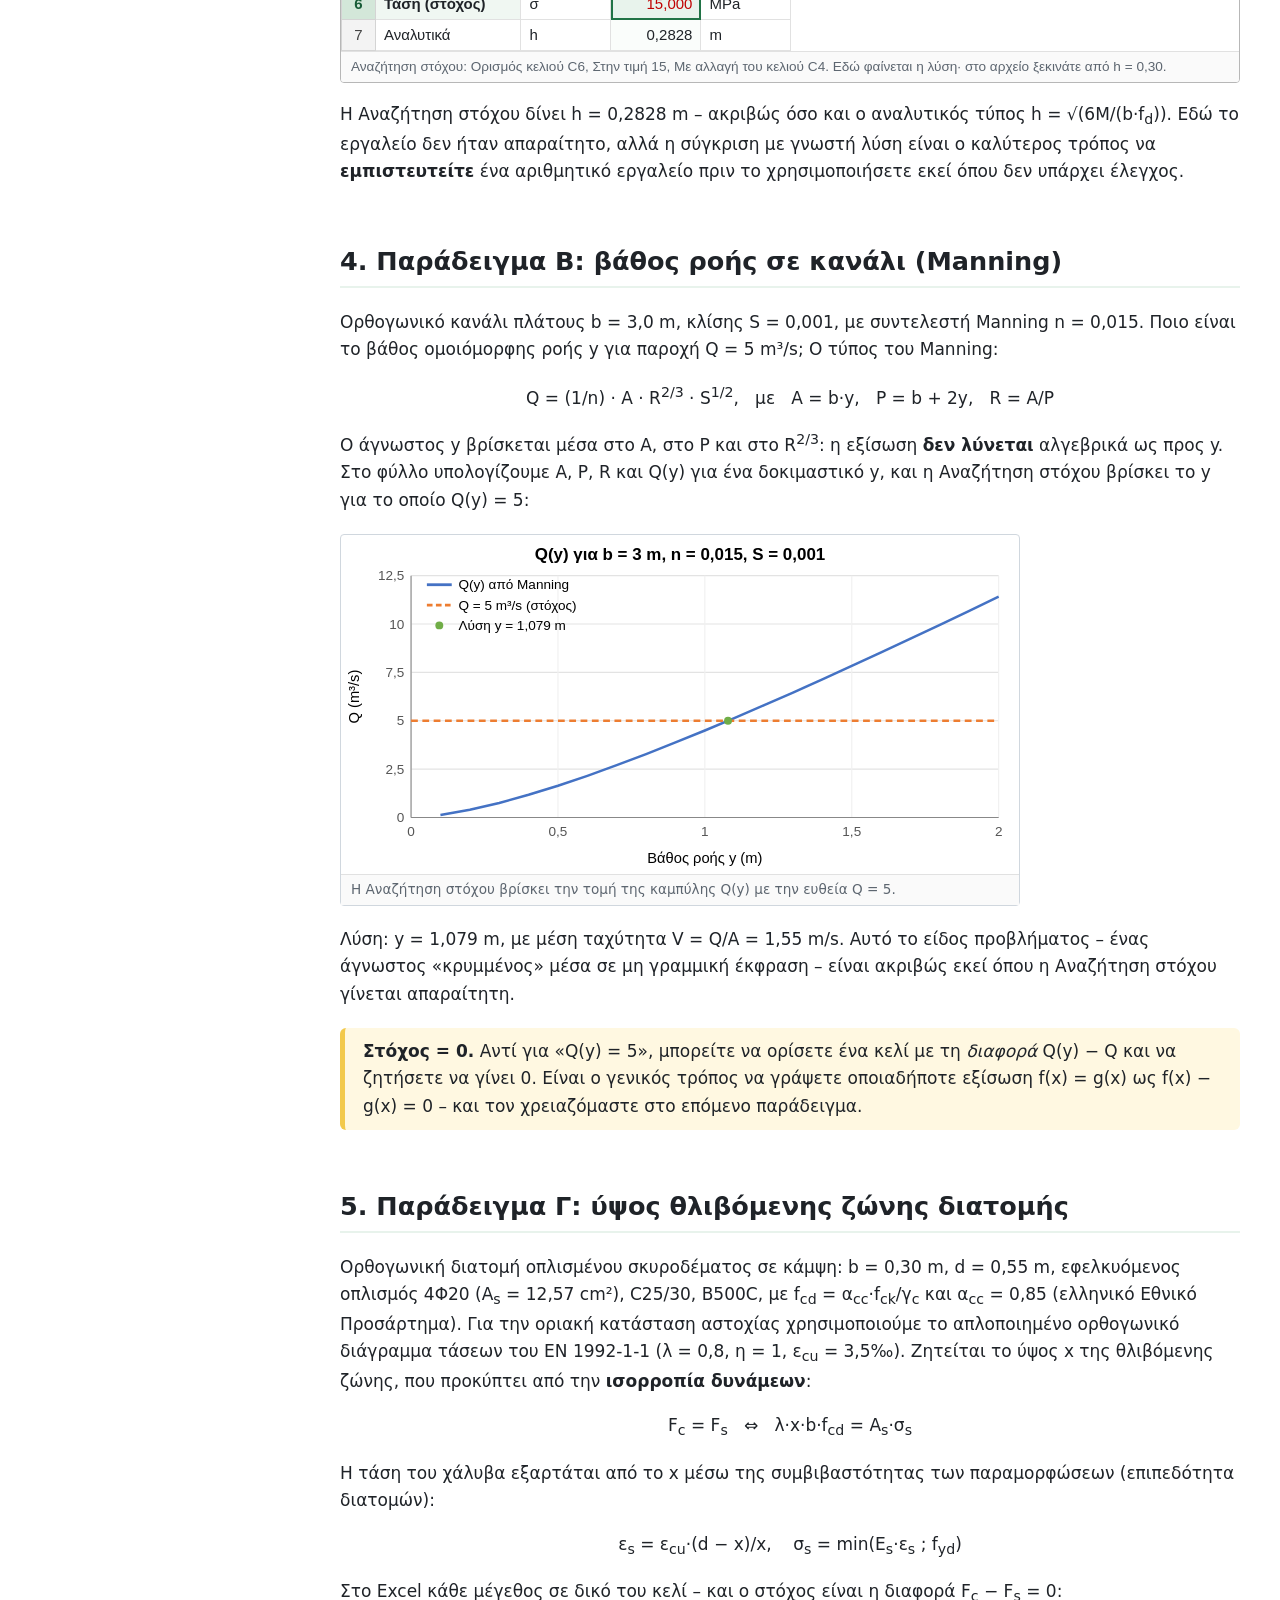
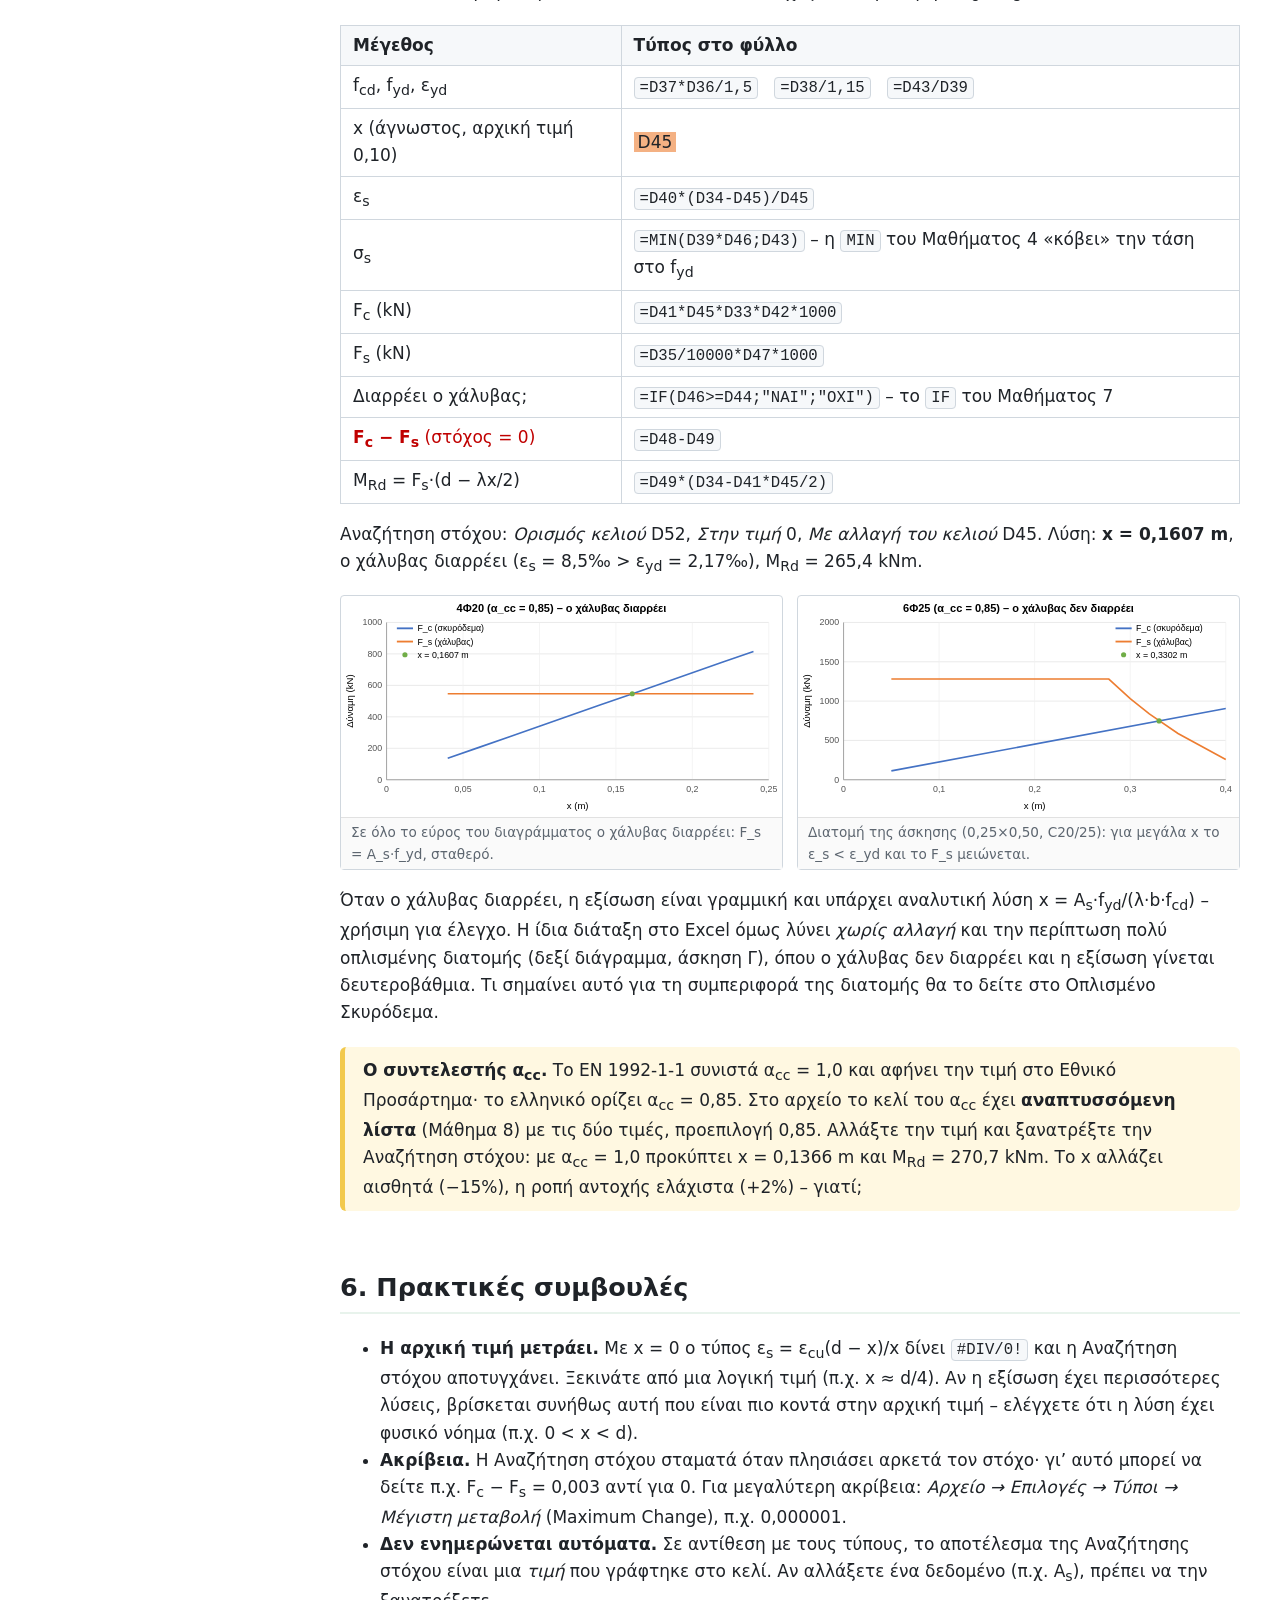
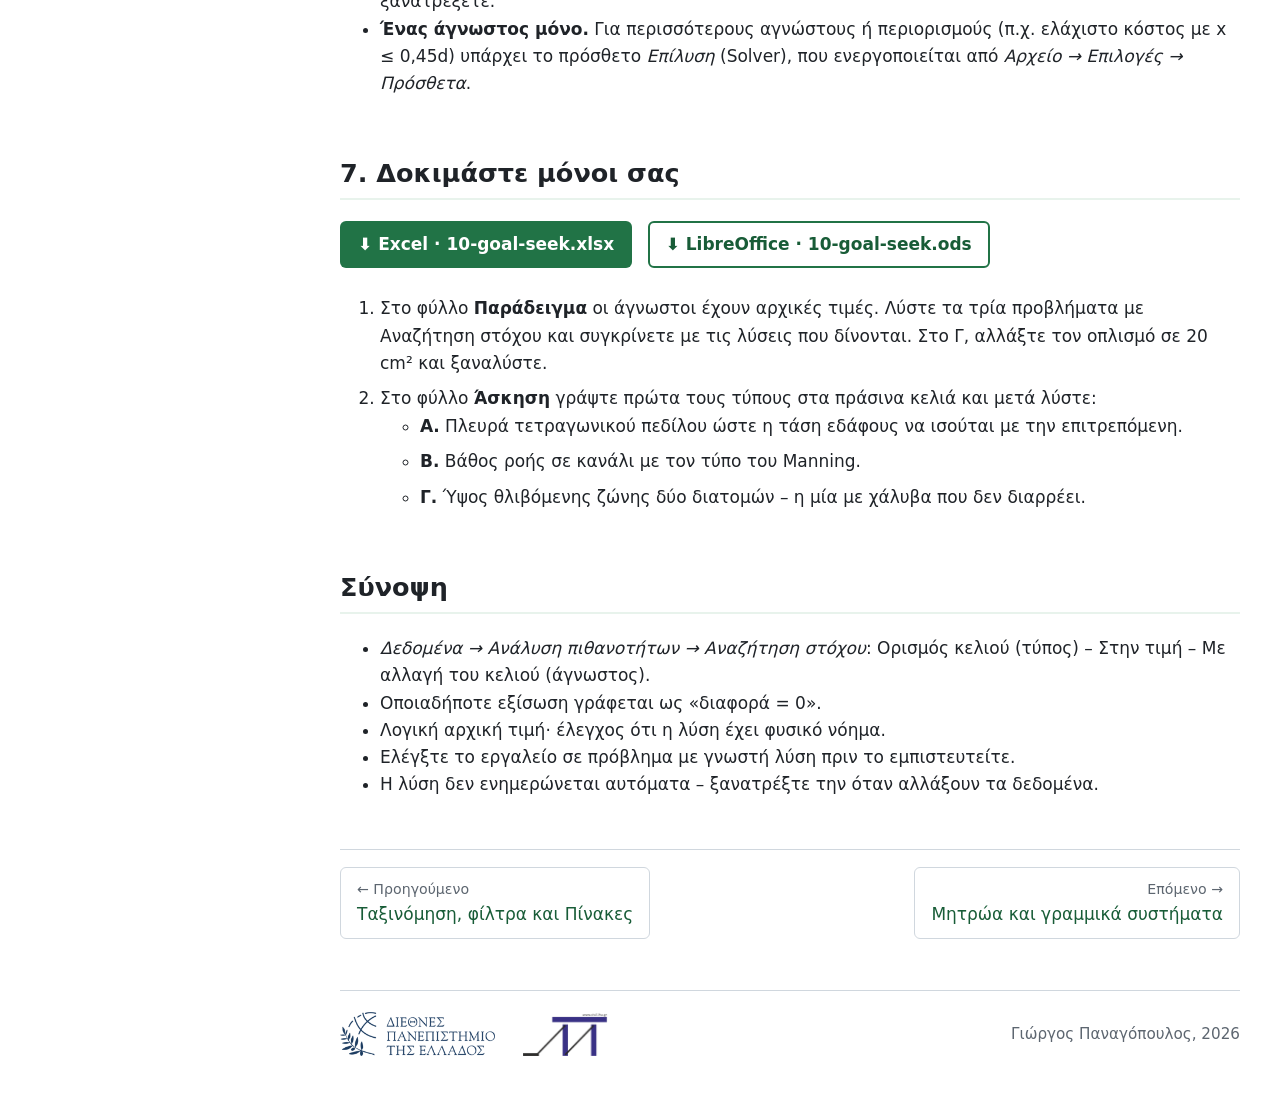
<file: lessons/10-goal-seek.html>
<!doctype html>
<html lang="el">
<head>
  <meta charset="utf-8">
  <meta name="viewport" content="width=device-width, initial-scale=1">
  <title>10 · Αναζήτηση στόχου – Εισαγωγή στο Excel για Πολιτικούς Μηχανικούς</title>
  <link rel="stylesheet" href="../assets/css/style.css">
</head>
<body>
<main>
  <h1>Μάθημα 10 · Αναζήτηση στόχου: επίλυση εξισώσεων</h1>
  <p class="subtitle">Ύψος δοκού, βάθος ροής σε κανάλι και ύψος θλιβόμενης ζώνης διατομής</p>

  <div class="goals">
    <h3>Σε αυτό το μάθημα θα μάθετε να</h3>
    <ul>
      <li>λύνετε το «αντίστροφο» πρόβλημα: ποια τιμή του δεδομένου δίνει το αποτέλεσμα που θέλω;</li>
      <li>χρησιμοποιείτε την <strong>Αναζήτηση στόχου</strong> (Goal Seek)·</li>
      <li>λύνετε εξισώσεις χωρίς κλειστή λύση·</li>
      <li>γράφετε μια συνθήκη ισορροπίας ως «διαφορά = 0»·</li>
      <li>ελέγχετε κριτικά τη λύση που δίνει ένα αριθμητικό εργαλείο.</li>
    </ul>
  </div>

  <h2>1. Το αντίστροφο πρόβλημα</h2>
  <p>
    Μέχρι τώρα τα φύλλα μας πήγαιναν «προς τα εμπρός»: από τα δεδομένα (h) στο αποτέλεσμα (σ). Συχνά όμως
    ο μηχανικός ρωτά το αντίστροφο: <em>ποιο ύψος h δίνει ακριβώς σ = f<sub>d</sub>;</em> Αν η εξίσωση λύνεται
    εύκολα, γράφουμε απευθείας τον τύπο. Αν όχι, η <strong>Αναζήτηση στόχου</strong> δοκιμάζει τιμές του
    αγνώστου μέχρι το αποτέλεσμα να φτάσει τον στόχο – όπως θα κάνατε με το χέρι, αλλά γρήγορα και με ακρίβεια.
  </p>

  <h2>2. Πώς λειτουργεί</h2>
  <ol class="steps">
    <li>Στήστε τον υπολογισμό «προς τα εμπρός»: ένα κελί για τον άγνωστο, με μια αρχική τιμή, και ένα κελί
      με τον τύπο του αποτελέσματος, που εξαρτάται (άμεσα ή έμμεσα) από αυτό.</li>
    <li><em>Δεδομένα → Ανάλυση πιθανοτήτων → Αναζήτηση στόχου</em> (Data → What-If Analysis → Goal Seek).</li>
    <li>Συμπληρώστε τρία πεδία:
      <table class="plain">
        <tr><td><em>Ορισμός κελιού</em> (Set cell)</td><td>το κελί με τον <strong>τύπο</strong> του αποτελέσματος</td></tr>
        <tr><td><em>Στην τιμή</em> (To value)</td><td>η τιμή-στόχος (αριθμός)</td></tr>
        <tr><td><em>Με αλλαγή του κελιού</em> (By changing cell)</td><td>το κελί του <strong>αγνώστου</strong> – πρέπει να περιέχει τιμή, όχι τύπο</td></tr>
      </table>
    </li>
    <li>OK. Το Excel εμφανίζει αν βρήκε λύση· πατήστε OK για να την κρατήσετε ή Άκυρο για να επιστρέψετε στην αρχική τιμή.</li>
  </ol>
  <p>
    Στο αρχείο του μαθήματος οι άγνωστοι είναι <span style="background:#f4b183;padding:0 4px">πορτοκαλί</span>
    και οι στόχοι έχουν <span style="color:#c00000;font-weight:700">κόκκινα γράμματα</span>.
  </p>

  <h2>3. Παράδειγμα Α: ύψος ξύλινης δοκού</h2>
  <p>
    Ξύλινη δοκός πλάτους b = 0,20 m με ροπή σχεδιασμού M = 40 kNm. Ζητείται το ύψος h ώστε η μέγιστη τάση
    σ = M/W, με W = b·h²/6, να ισούται με την αντοχή σχεδιασμού f<sub>d</sub> = 15 MPa (δίνεται).
  </p>
  <div class="xl" data-sheet='{
    "cols": 4, "rows": 7, "start": "C6",
    "caption": "Αναζήτηση στόχου: Ορισμός κελιού C6, Στην τιμή 15, Με αλλαγή του κελιού C4. Εδώ φαίνεται η λύση· στο αρχείο ξεκινάτε από h = 0,30.",
    "cells": {
      "A1": {"v": "Ροπή"}, "B1": {"v": "M"}, "C1": {"v": 40, "d": 2}, "D1": {"v": "kNm"},
      "A2": {"v": "Πλάτος"}, "B2": {"v": "b"}, "C2": {"v": 0.20, "d": 2}, "D2": {"v": "m"},
      "A3": {"v": "Αντοχή"}, "B3": {"v": "f_d"}, "C3": {"v": 15, "d": 2}, "D3": {"v": "MPa"},
      "A4": {"v": "Ύψος (άγνωστος)", "hdr": 1}, "B4": {"v": "h"}, "C4": {"v": 0.2828, "d": 4, "bg": "#f4b183"}, "D4": {"v": "m"},
      "A5": {"v": "Ροπή αντίστασης"}, "B5": {"v": "W"}, "C5": {"v": 0.0026667, "d": 6, "f": "=C2*C4^2/6"}, "D5": {"v": "m³"},
      "A6": {"v": "Τάση (στόχος)", "hdr": 1}, "B6": {"v": "σ"}, "C6": {"v": 15.0, "d": 3, "f": "=C1/C5/1000", "color": "#c00000", "bg": "#e8f3ec"}, "D6": {"v": "MPa"},
      "A7": {"v": "Αναλυτικά"}, "B7": {"v": "h"}, "C7": {"v": 0.2828, "d": 4, "f": "=SQRT(6*C1/(C2*C3*1000))"}, "D7": {"v": "m"}
    }}'></div>
  <p>
    Η Αναζήτηση στόχου δίνει h = 0,2828 m – ακριβώς όσο και ο αναλυτικός τύπος h = √(6M/(b·f<sub>d</sub>)).
    Εδώ το εργαλείο δεν ήταν απαραίτητο, αλλά η σύγκριση με γνωστή λύση είναι ο καλύτερος τρόπος να
    <strong>εμπιστευτείτε</strong> ένα αριθμητικό εργαλείο πριν το χρησιμοποιήσετε εκεί όπου δεν υπάρχει έλεγχος.
  </p>

  <h2>4. Παράδειγμα Β: βάθος ροής σε κανάλι (Manning)</h2>
  <p>
    Ορθογωνικό κανάλι πλάτους b = 3,0 m, κλίσης S = 0,001, με συντελεστή Manning n = 0,015. Ποιο είναι το
    βάθος ομοιόμορφης ροής y για παροχή Q = 5 m³/s; Ο τύπος του Manning:
  </p>
  <p style="text-align:center">
    Q = (1/n) · A · R<sup>2/3</sup> · S<sup>1/2</sup>, &nbsp; με &nbsp; A = b·y, &nbsp; P = b + 2y, &nbsp; R = A/P
  </p>
  <p>
    Ο άγνωστος y βρίσκεται μέσα στο A, στο P και στο R<sup>2/3</sup>: η εξίσωση <strong>δεν λύνεται</strong>
    αλγεβρικά ως προς y. Στο φύλλο υπολογίζουμε A, P, R και Q(y) για ένα δοκιμαστικό y, και η Αναζήτηση
    στόχου βρίσκει το y για το οποίο Q(y) = 5:
  </p>
  <div class="xychart" data-chart='{
    "title": "Q(y) για b = 3 m, n = 0,015, S = 0,001", "xTitle": "Βάθος ροής y (m)", "yTitle": "Q (m³/s)", "height": 300, "legendLeft": true,
    "series": [
      {"name": "Q(y) από Manning", "markers": false, "x": [0.1,0.2,0.3,0.4,0.5,0.6,0.7,0.8,0.9,1.0,1.1,1.2,1.3,1.4,1.5,1.6,1.7,1.8,1.9,2.0],
       "y": [0.131,0.398,0.753,1.173,1.644,2.157,2.704,3.279,3.879,4.499,5.138,5.792,6.46,7.14,7.831,8.532,9.241,9.959,10.683,11.414]},
      {"name": "Q = 5 m³/s (στόχος)", "markers": false, "dash": true, "x": [0, 2], "y": [5, 5]},
      {"name": "Λύση y = 1,079 m", "line": false, "x": [1.0787], "y": [5]}],
    "caption": "Η Αναζήτηση στόχου βρίσκει την τομή της καμπύλης Q(y) με την ευθεία Q = 5."}'></div>
  <p>
    Λύση: y = 1,079 m, με μέση ταχύτητα V = Q/A = 1,55 m/s. Αυτό το είδος προβλήματος – ένας άγνωστος
    «κρυμμένος» μέσα σε μη γραμμική έκφραση – είναι ακριβώς εκεί όπου η Αναζήτηση στόχου γίνεται απαραίτητη.
  </p>
  <div class="note">
    <strong>Στόχος = 0.</strong> Αντί για «Q(y) = 5», μπορείτε να ορίσετε ένα κελί με τη <em>διαφορά</em>
    Q(y) − Q και να ζητήσετε να γίνει 0. Είναι ο γενικός τρόπος να γράψετε οποιαδήποτε εξίσωση
    f(x) = g(x) ως f(x) − g(x) = 0 – και τον χρειαζόμαστε στο επόμενο παράδειγμα.
  </div>

  <h2>5. Παράδειγμα Γ: ύψος θλιβόμενης ζώνης διατομής</h2>
  <p>
    Ορθογωνική διατομή οπλισμένου σκυροδέματος σε κάμψη: b = 0,30 m, d = 0,55 m, εφελκυόμενος οπλισμός
    4Φ20 (A<sub>s</sub> = 12,57 cm²), C25/30, B500C, με f<sub>cd</sub> = α<sub>cc</sub>·f<sub>ck</sub>/γ<sub>c</sub>
    και α<sub>cc</sub> = 0,85 (ελληνικό Εθνικό Προσάρτημα). Για την οριακή κατάσταση αστοχίας χρησιμοποιούμε το
    απλοποιημένο ορθογωνικό διάγραμμα τάσεων του EN 1992-1-1 (λ = 0,8, η = 1, ε<sub>cu</sub> = 3,5‰). Ζητείται
    το ύψος x της θλιβόμενης ζώνης, που προκύπτει από την <strong>ισορροπία δυνάμεων</strong>:
  </p>
  <p style="text-align:center">F<sub>c</sub> = F<sub>s</sub> &nbsp; ⇔ &nbsp; λ·x·b·f<sub>cd</sub> = A<sub>s</sub>·σ<sub>s</sub></p>
  <p>Η τάση του χάλυβα εξαρτάται από το x μέσω της συμβιβαστότητας των παραμορφώσεων (επιπεδότητα διατομών):</p>
  <p style="text-align:center">
    ε<sub>s</sub> = ε<sub>cu</sub>·(d − x)/x, &nbsp;&nbsp;
    σ<sub>s</sub> = min(E<sub>s</sub>·ε<sub>s</sub> ; f<sub>yd</sub>)
  </p>
  <p>Στο Excel κάθε μέγεθος σε δικό του κελί – και ο στόχος είναι η διαφορά F<sub>c</sub> − F<sub>s</sub> = 0:</p>
  <table class="plain">
    <tr><th>Μέγεθος</th><th>Τύπος στο φύλλο</th></tr>
    <tr><td>f<sub>cd</sub>, f<sub>yd</sub>, ε<sub>yd</sub></td><td><code>=D37*D36/1,5</code> &nbsp; <code>=D38/1,15</code> &nbsp; <code>=D43/D39</code></td></tr>
    <tr><td>x (άγνωστος, αρχική τιμή 0,10)</td><td><span style="background:#f4b183;padding:0 4px">D45</span></td></tr>
    <tr><td>ε<sub>s</sub></td><td><code>=D40*(D34-D45)/D45</code></td></tr>
    <tr><td>σ<sub>s</sub></td><td><code>=MIN(D39*D46;D43)</code> – η <code>MIN</code> του Μαθήματος 4 «κόβει» την τάση στο f<sub>yd</sub></td></tr>
    <tr><td>F<sub>c</sub> (kN)</td><td><code>=D41*D45*D33*D42*1000</code></td></tr>
    <tr><td>F<sub>s</sub> (kN)</td><td><code>=D35/10000*D47*1000</code></td></tr>
    <tr><td>Διαρρέει ο χάλυβας;</td><td><code>=IF(D46&gt;=D44;"ΝΑΙ";"ΟΧΙ")</code> – το <code>IF</code> του Μαθήματος 7</td></tr>
    <tr><td style="color:#c00000"><strong>F<sub>c</sub> − F<sub>s</sub></strong> (στόχος = 0)</td><td><code>=D48-D49</code></td></tr>
    <tr><td>M<sub>Rd</sub> = F<sub>s</sub>·(d − λx/2)</td><td><code>=D49*(D34-D41*D45/2)</code></td></tr>
  </table>
  <p>
    Αναζήτηση στόχου: <em>Ορισμός κελιού</em> D52, <em>Στην τιμή</em> 0, <em>Με αλλαγή του κελιού</em> D45.
    Λύση: <strong>x = 0,1607 m</strong>, ο χάλυβας διαρρέει (ε<sub>s</sub> = 8,5‰ &gt; ε<sub>yd</sub> = 2,17‰),
    M<sub>Rd</sub> = 265,4 kNm.
  </p>

  <div class="chart-pair">
    <div class="xychart" data-chart='{
      "title": "4Φ20 (α_cc = 0,85) – ο χάλυβας διαρρέει", "xTitle": "x (m)", "yTitle": "Δύναμη (kN)", "height": 300, "legendLeft": true,
      "series": [
        {"name": "F_c (σκυρόδεμα)", "markers": false, "x": [0.04,0.06,0.08,0.10,0.12,0.14,0.16,0.18,0.20,0.22,0.24], "y": [136,204,272,340,408,476,544,612,680,748,816]},
        {"name": "F_s (χάλυβας)", "markers": false, "x": [0.04,0.24], "y": [546.5,546.5]},
        {"name": "x = 0,1607 m", "line": false, "x": [0.1607], "y": [546.5]}],
      "caption": "Σε όλο το εύρος του διαγράμματος ο χάλυβας διαρρέει: F_s = A_s·f_yd, σταθερό."}'></div>
    <div class="xychart" data-chart='{
      "title": "6Φ25 (α_cc = 0,85) – ο χάλυβας δεν διαρρέει", "xTitle": "x (m)", "yTitle": "Δύναμη (kN)", "height": 300, "yMax": 1900,
      "series": [
        {"name": "F_c (σκυρόδεμα)", "markers": false, "x": [0.05,0.40], "y": [113.3,906.7]},
        {"name": "F_s (χάλυβας)", "markers": false, "x": [0.05,0.10,0.15,0.20,0.25,0.2776,0.30,0.32,0.35,0.40], "y": [1280.4,1280.4,1280.4,1280.4,1280.4,1280.4,1030.8,837.5,589.0,257.7]},
        {"name": "x = 0,3302 m", "line": false, "x": [0.3302], "y": [748.3]}],
      "caption": "Διατομή της άσκησης (0,25×0,50, C20/25): για μεγάλα x το ε_s < ε_yd και το F_s μειώνεται."}'></div>
  </div>
  <p>
    Όταν ο χάλυβας διαρρέει, η εξίσωση είναι γραμμική και υπάρχει αναλυτική λύση
    x = A<sub>s</sub>·f<sub>yd</sub>/(λ·b·f<sub>cd</sub>) – χρήσιμη για έλεγχο. Η ίδια διάταξη στο Excel όμως
    λύνει <em>χωρίς αλλαγή</em> και την περίπτωση πολύ οπλισμένης διατομής (δεξί διάγραμμα, άσκηση Γ), όπου ο
    χάλυβας δεν διαρρέει και η εξίσωση γίνεται δευτεροβάθμια. Τι σημαίνει αυτό για τη συμπεριφορά της διατομής
    θα το δείτε στο Οπλισμένο Σκυρόδεμα.
  </p>
  <div class="note">
    <strong>Ο συντελεστής α<sub>cc</sub>.</strong> Το EN 1992-1-1 συνιστά α<sub>cc</sub> = 1,0 και αφήνει την τιμή στο
    Εθνικό Προσάρτημα· το ελληνικό ορίζει α<sub>cc</sub> = 0,85. Στο αρχείο το κελί του α<sub>cc</sub> έχει
    <strong>αναπτυσσόμενη λίστα</strong> (Μάθημα 8) με τις δύο τιμές, προεπιλογή 0,85. Αλλάξτε την τιμή και
    ξανατρέξτε την Αναζήτηση στόχου: με α<sub>cc</sub> = 1,0 προκύπτει x = 0,1366 m και M<sub>Rd</sub> = 270,7 kNm.
    Το x αλλάζει αισθητά (−15%), η ροπή αντοχής ελάχιστα (+2%) – γιατί;
  </div>

  <h2>6. Πρακτικές συμβουλές</h2>
  <ul>
    <li><strong>Η αρχική τιμή μετράει.</strong> Με x = 0 ο τύπος ε<sub>s</sub> = ε<sub>cu</sub>(d − x)/x δίνει
      <code>#DIV/0!</code> και η Αναζήτηση στόχου αποτυγχάνει. Ξεκινάτε από μια λογική τιμή (π.χ. x ≈ d/4).
      Αν η εξίσωση έχει περισσότερες λύσεις, βρίσκεται συνήθως αυτή που είναι πιο κοντά στην αρχική τιμή –
      ελέγχετε ότι η λύση έχει φυσικό νόημα (π.χ. 0 &lt; x &lt; d).</li>
    <li><strong>Ακρίβεια.</strong> Η Αναζήτηση στόχου σταματά όταν πλησιάσει αρκετά τον στόχο· γι’ αυτό μπορεί
      να δείτε π.χ. F<sub>c</sub> − F<sub>s</sub> = 0,003 αντί για 0. Για μεγαλύτερη ακρίβεια:
      <em>Αρχείο → Επιλογές → Τύποι → Μέγιστη μεταβολή</em> (Maximum Change), π.χ. 0,000001.</li>
    <li><strong>Δεν ενημερώνεται αυτόματα.</strong> Σε αντίθεση με τους τύπους, το αποτέλεσμα της Αναζήτησης
      στόχου είναι μια <em>τιμή</em> που γράφτηκε στο κελί. Αν αλλάξετε ένα δεδομένο (π.χ. A<sub>s</sub>), πρέπει
      να την ξανατρέξετε.</li>
    <li><strong>Ένας άγνωστος μόνο.</strong> Για περισσότερους αγνώστους ή περιορισμούς (π.χ. ελάχιστο κόστος με
      x ≤ 0,45d) υπάρχει το πρόσθετο <em>Επίλυση</em> (Solver), που ενεργοποιείται από
      <em>Αρχείο → Επιλογές → Πρόσθετα</em>.</li>
  </ul>

  <h2>7. Δοκιμάστε μόνοι σας</h2>
  <p>
    <a class="download" href="../files/10-goal-seek.xlsx" download>⬇ Excel · 10-goal-seek.xlsx</a>
    <a class="download ods" href="../files/10-goal-seek.ods" download>⬇ LibreOffice · 10-goal-seek.ods</a>
  </p>
  <ol class="steps">
    <li>Στο φύλλο <strong>Παράδειγμα</strong> οι άγνωστοι έχουν αρχικές τιμές. Λύστε τα τρία προβλήματα με
      Αναζήτηση στόχου και συγκρίνετε με τις λύσεις που δίνονται. Στο Γ, αλλάξτε τον οπλισμό σε 20 cm² και ξαναλύστε.</li>
    <li>Στο φύλλο <strong>Άσκηση</strong> γράψτε πρώτα τους τύπους στα πράσινα κελιά και μετά λύστε:
      <ul>
        <li><strong>Α.</strong> Πλευρά τετραγωνικού πεδίλου ώστε η τάση εδάφους να ισούται με την επιτρεπόμενη.</li>
        <li><strong>Β.</strong> Βάθος ροής σε κανάλι με τον τύπο του Manning.</li>
        <li><strong>Γ.</strong> Ύψος θλιβόμενης ζώνης δύο διατομών – η μία με χάλυβα που δεν διαρρέει.</li>
      </ul>
    </li>
  </ol>

  <h2>Σύνοψη</h2>
  <ul>
    <li><em>Δεδομένα → Ανάλυση πιθανοτήτων → Αναζήτηση στόχου</em>: Ορισμός κελιού (τύπος) – Στην τιμή – Με αλλαγή του κελιού (άγνωστος).</li>
    <li>Οποιαδήποτε εξίσωση γράφεται ως «διαφορά = 0».</li>
    <li>Λογική αρχική τιμή· έλεγχος ότι η λύση έχει φυσικό νόημα.</li>
    <li>Ελέγξτε το εργαλείο σε πρόβλημα με γνωστή λύση πριν το εμπιστευτείτε.</li>
    <li>Η λύση δεν ενημερώνεται αυτόματα – ξανατρέξτε την όταν αλλάξουν τα δεδομένα.</li>
  </ul>

  <div class="pager"></div>
</main>
<script src="../assets/js/site.js"></script>
</body>
</html>
</file>
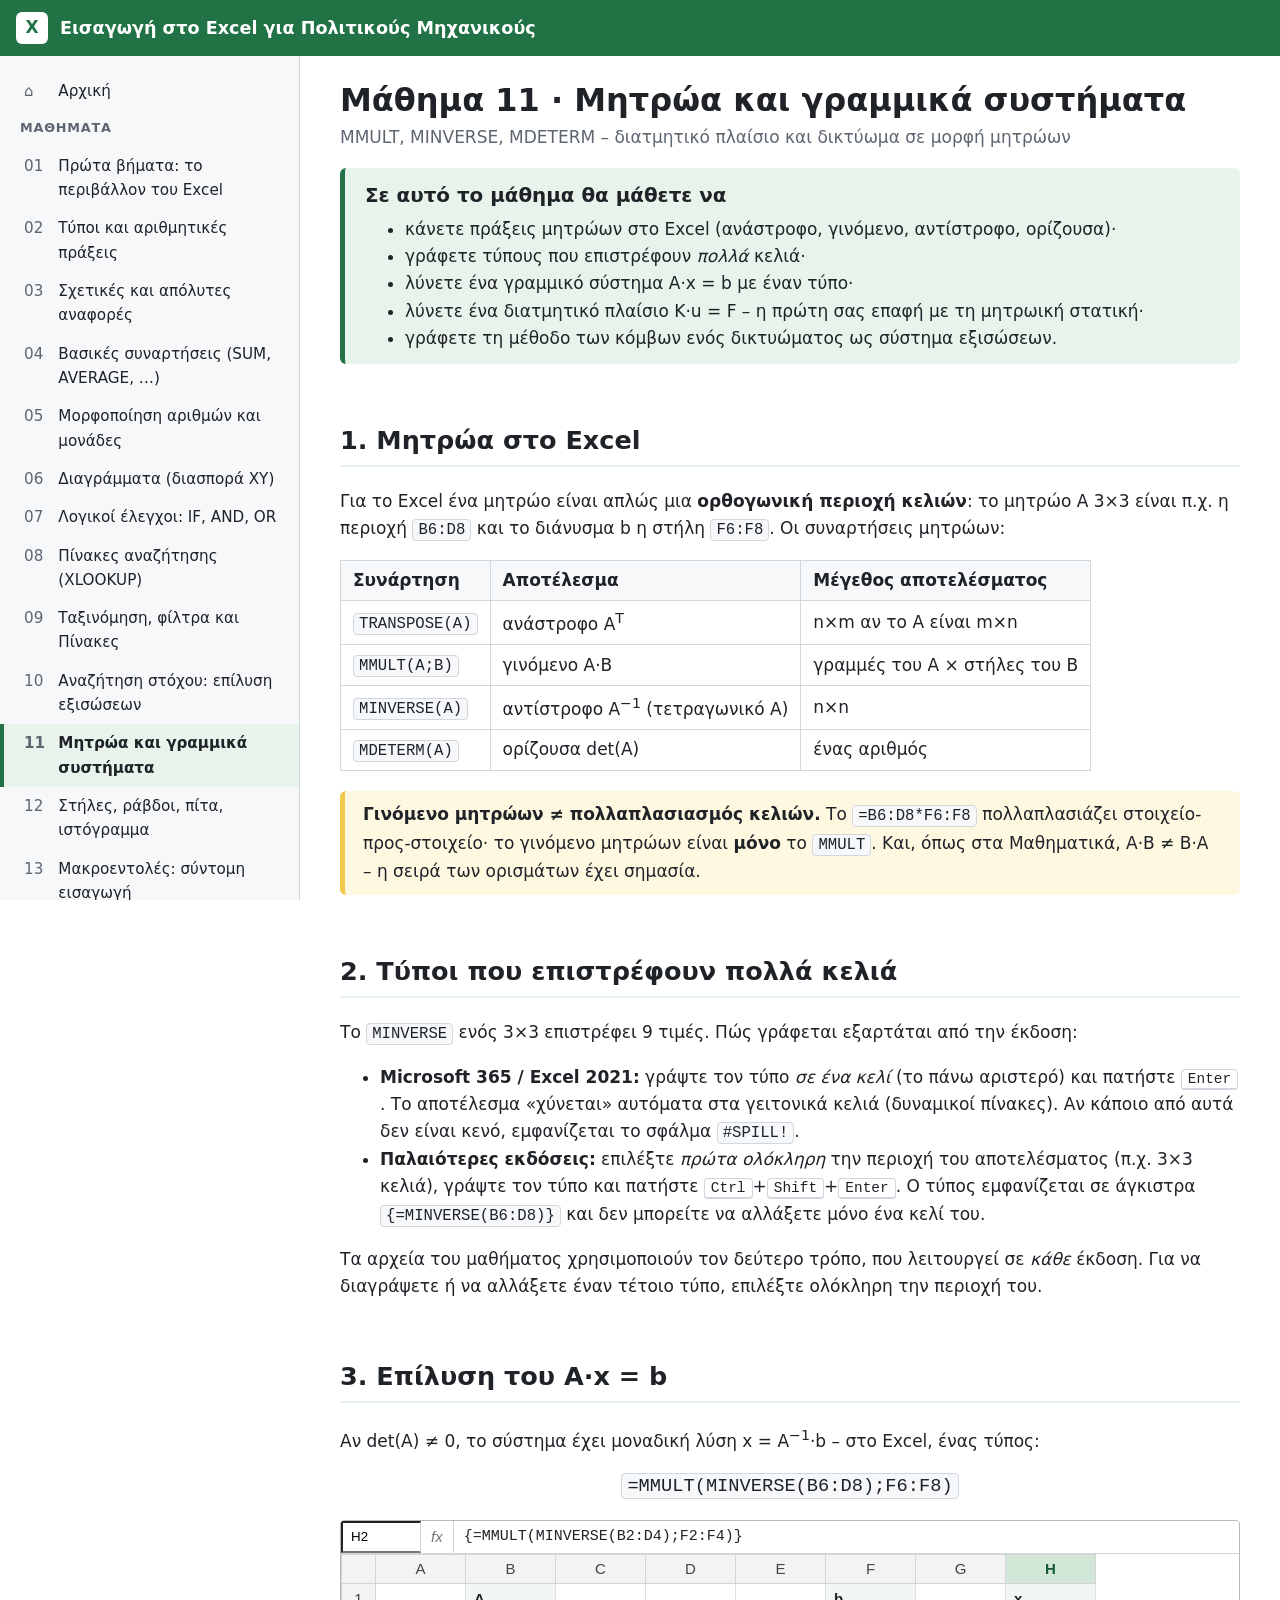
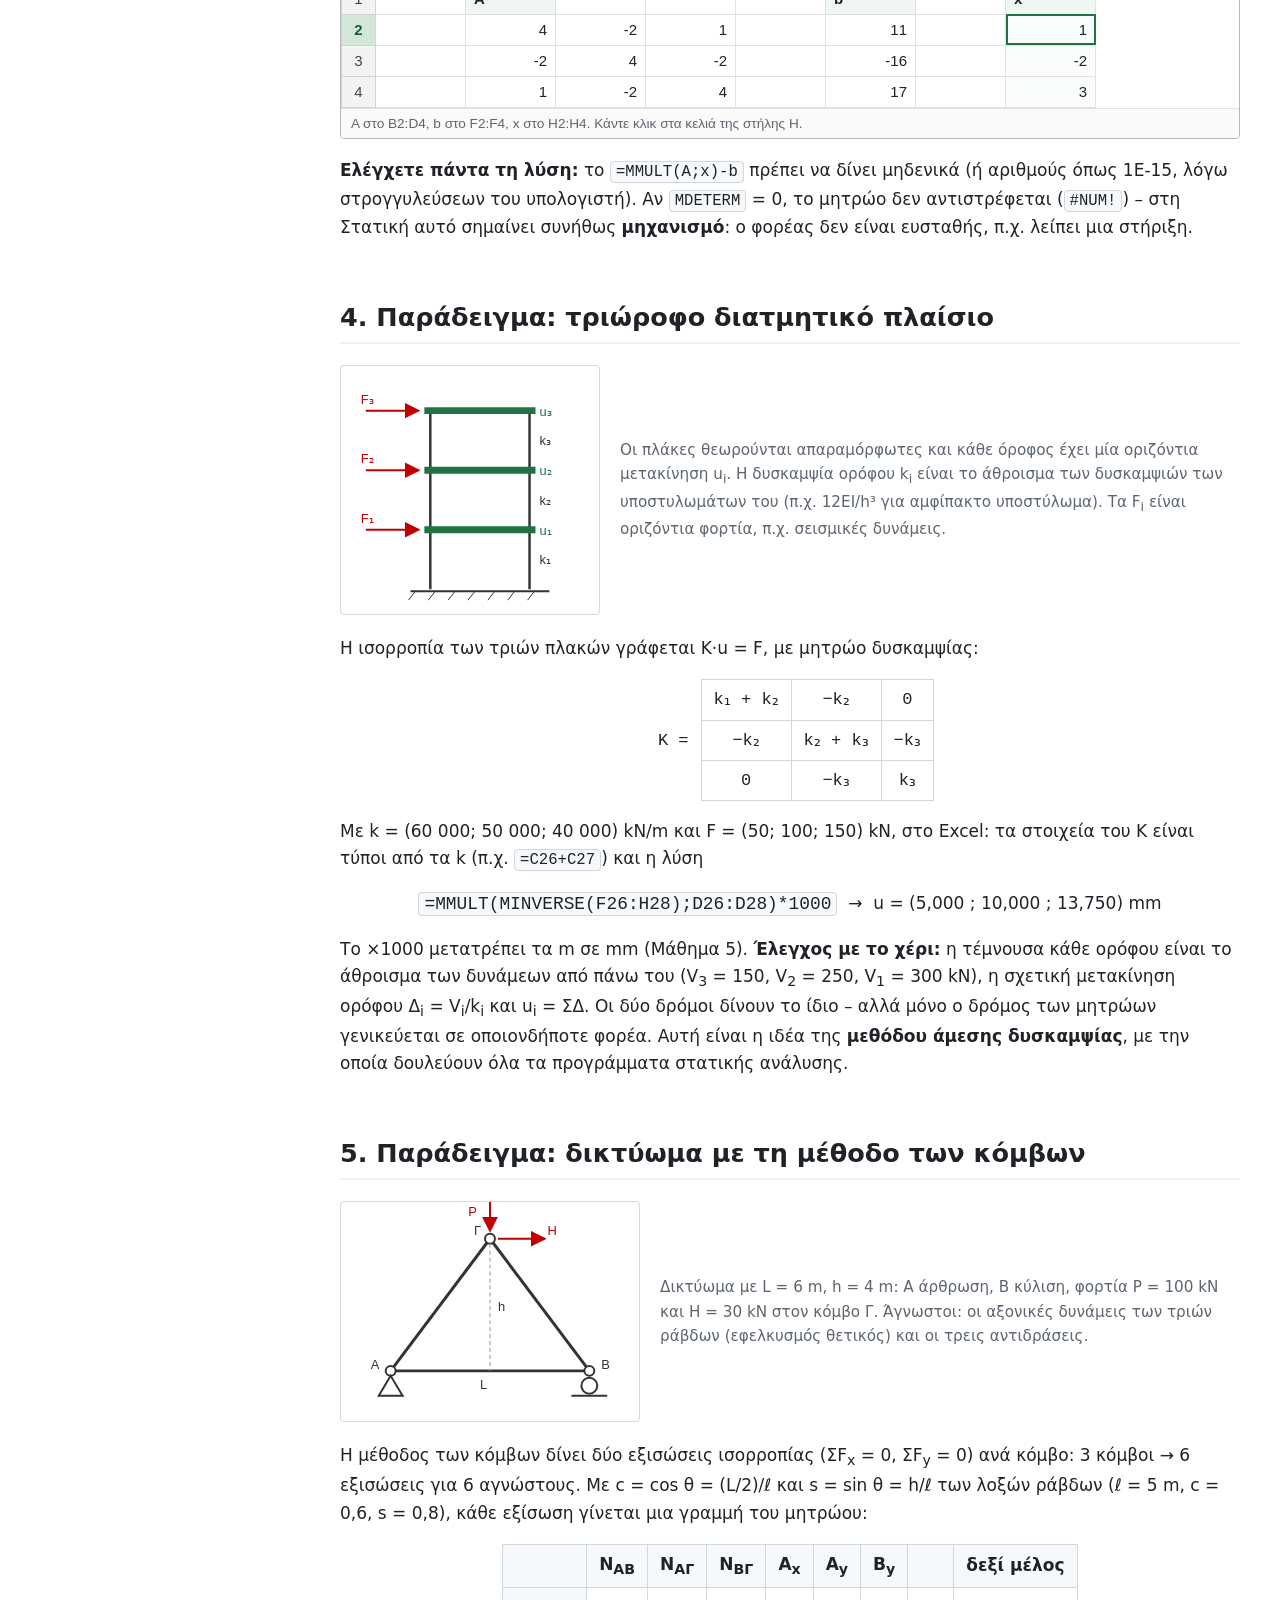
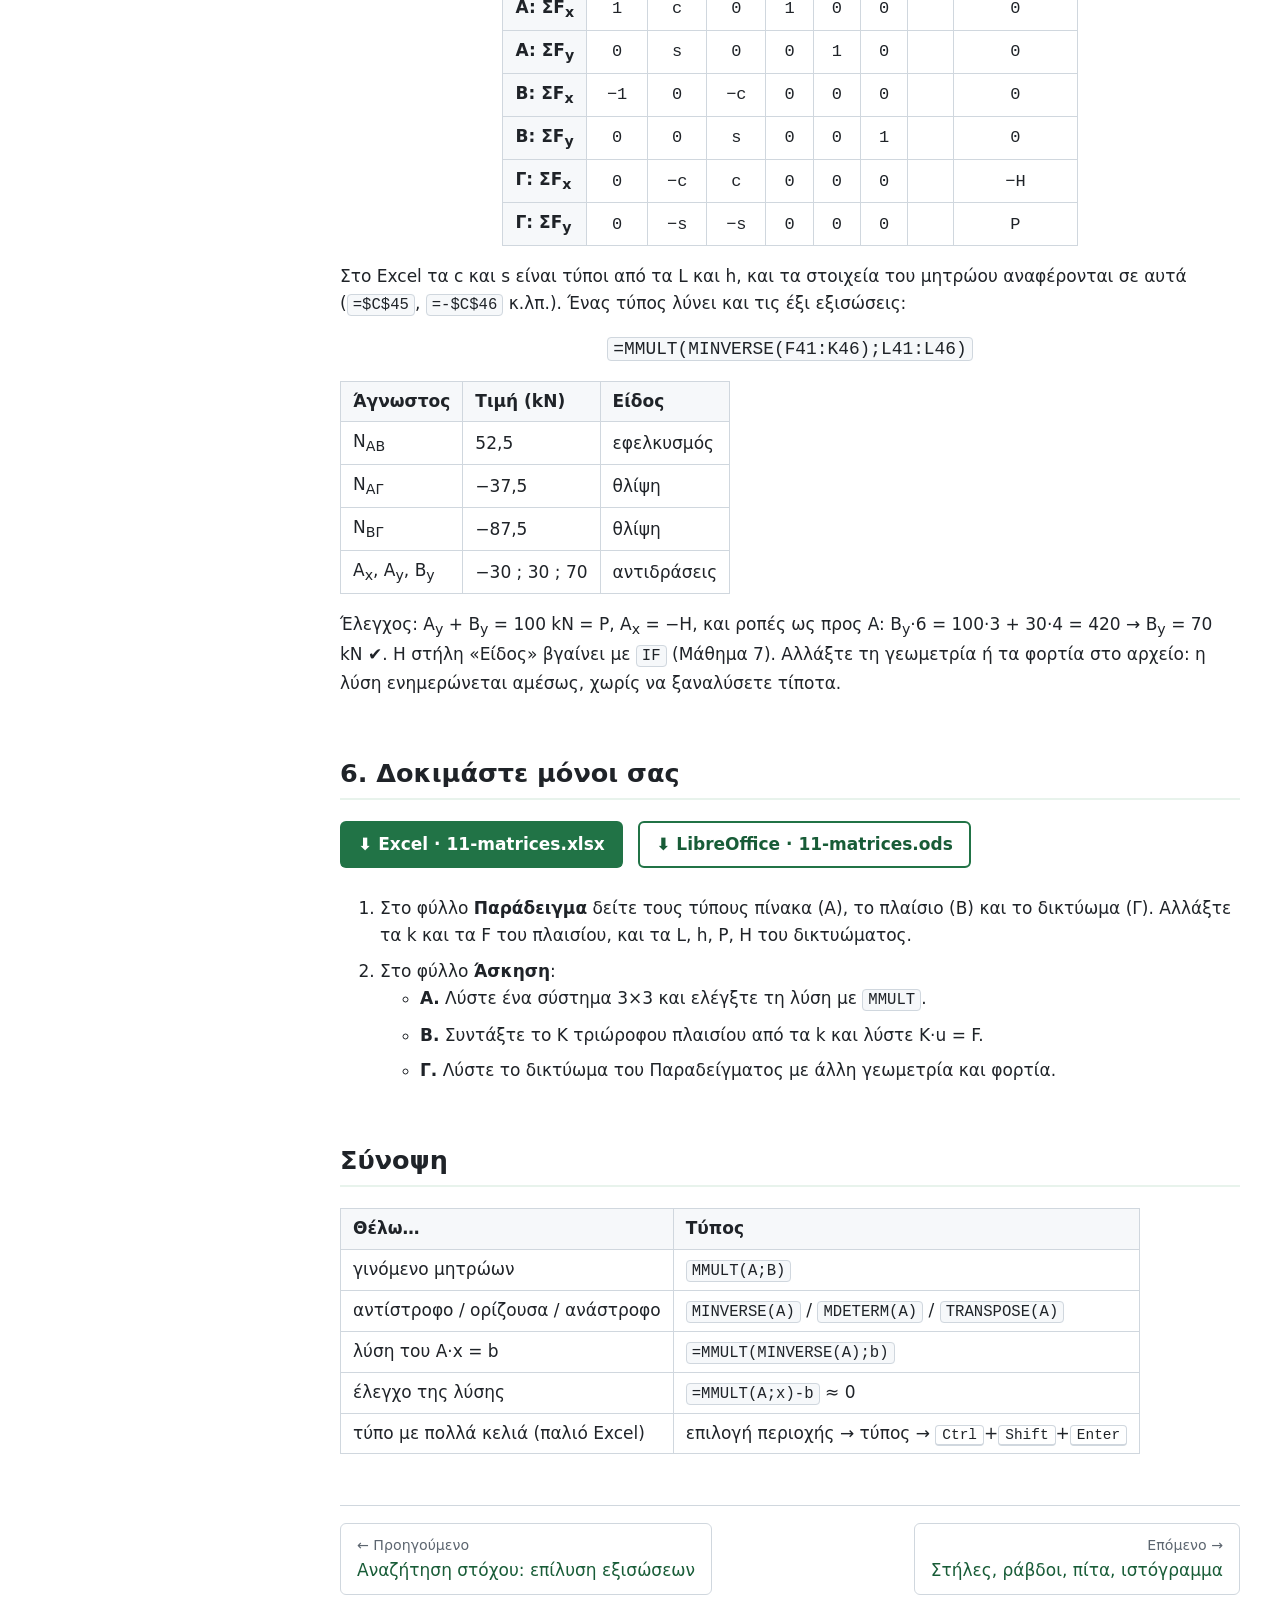
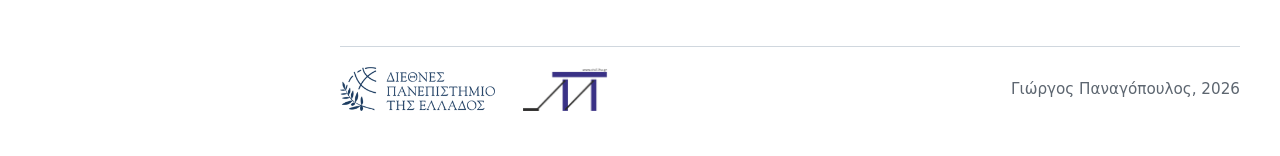
<file: lessons/11-matrices.html>
<!doctype html>
<html lang="el">
<head>
  <meta charset="utf-8">
  <meta name="viewport" content="width=device-width, initial-scale=1">
  <title>11 · Μητρώα – Εισαγωγή στο Excel για Πολιτικούς Μηχανικούς</title>
  <link rel="stylesheet" href="../assets/css/style.css">
  <style>
    .figure { display: flex; flex-wrap: wrap; gap: 20px; align-items: center; margin: 1.2em 0; }
    .figure svg { max-width: 100%; height: auto; border: 1px solid var(--border); border-radius: 4px; background: #fff; }
    .figure .cap { flex: 1; min-width: 240px; color: var(--muted); font-size: .95rem; }
    table.mat td { text-align: center; min-width: 46px; font-family: Consolas, monospace; }
  </style>
</head>
<body>
<main>
  <h1>Μάθημα 11 · Μητρώα και γραμμικά συστήματα</h1>
  <p class="subtitle">MMULT, MINVERSE, MDETERM – διατμητικό πλαίσιο και δικτύωμα σε μορφή μητρώων</p>

  <div class="goals">
    <h3>Σε αυτό το μάθημα θα μάθετε να</h3>
    <ul>
      <li>κάνετε πράξεις μητρώων στο Excel (ανάστροφο, γινόμενο, αντίστροφο, ορίζουσα)·</li>
      <li>γράφετε τύπους που επιστρέφουν <em>πολλά</em> κελιά·</li>
      <li>λύνετε ένα γραμμικό σύστημα A·x = b με έναν τύπο·</li>
      <li>λύνετε ένα διατμητικό πλαίσιο K·u = F – η πρώτη σας επαφή με τη μητρωική στατική·</li>
      <li>γράφετε τη μέθοδο των κόμβων ενός δικτυώματος ως σύστημα εξισώσεων.</li>
    </ul>
  </div>

  <h2>1. Μητρώα στο Excel</h2>
  <p>
    Για το Excel ένα μητρώο είναι απλώς μια <strong>ορθογωνική περιοχή κελιών</strong>: το μητρώο A 3×3 είναι
    π.χ. η περιοχή <code>B6:D8</code> και το διάνυσμα b η στήλη <code>F6:F8</code>. Οι συναρτήσεις μητρώων:
  </p>
  <table class="plain">
    <tr><th>Συνάρτηση</th><th>Αποτέλεσμα</th><th>Μέγεθος αποτελέσματος</th></tr>
    <tr><td><code>TRANSPOSE(A)</code></td><td>ανάστροφο A<sup>T</sup></td><td>n×m αν το A είναι m×n</td></tr>
    <tr><td><code>MMULT(A;B)</code></td><td>γινόμενο A·B</td><td>γραμμές του A × στήλες του B</td></tr>
    <tr><td><code>MINVERSE(A)</code></td><td>αντίστροφο A<sup>−1</sup> (τετραγωνικό A)</td><td>n×n</td></tr>
    <tr><td><code>MDETERM(A)</code></td><td>ορίζουσα det(A)</td><td>ένας αριθμός</td></tr>
  </table>
  <div class="note">
    <strong>Γινόμενο μητρώων ≠ πολλαπλασιασμός κελιών.</strong> Το <code>=B6:D8*F6:F8</code> πολλαπλασιάζει
    στοιχείο-προς-στοιχείο· το γινόμενο μητρώων είναι <strong>μόνο</strong> το <code>MMULT</code>. Και, όπως
    στα Μαθηματικά, A·B ≠ B·A – η σειρά των ορισμάτων έχει σημασία.
  </div>

  <h2>2. Τύποι που επιστρέφουν πολλά κελιά</h2>
  <p>Το <code>MINVERSE</code> ενός 3×3 επιστρέφει 9 τιμές. Πώς γράφεται εξαρτάται από την έκδοση:</p>
  <ul>
    <li><strong>Microsoft 365 / Excel 2021:</strong> γράψτε τον τύπο <em>σε ένα κελί</em> (το πάνω αριστερό) και
      πατήστε <kbd>Enter</kbd>. Το αποτέλεσμα «χύνεται» αυτόματα στα γειτονικά κελιά (δυναμικοί πίνακες).
      Αν κάποιο από αυτά δεν είναι κενό, εμφανίζεται το σφάλμα <code>#SPILL!</code>.</li>
    <li><strong>Παλαιότερες εκδόσεις:</strong> επιλέξτε <em>πρώτα ολόκληρη</em> την περιοχή του αποτελέσματος
      (π.χ. 3×3 κελιά), γράψτε τον τύπο και πατήστε <kbd>Ctrl</kbd>+<kbd>Shift</kbd>+<kbd>Enter</kbd>. Ο τύπος
      εμφανίζεται σε άγκιστρα <code>{=MINVERSE(B6:D8)}</code> και δεν μπορείτε να αλλάξετε μόνο ένα κελί του.</li>
  </ul>
  <p>
    Τα αρχεία του μαθήματος χρησιμοποιούν τον δεύτερο τρόπο, που λειτουργεί σε <em>κάθε</em> έκδοση. Για να
    διαγράψετε ή να αλλάξετε έναν τέτοιο τύπο, επιλέξτε ολόκληρη την περιοχή του.
  </p>

  <h2>3. Επίλυση του A·x = b</h2>
  <p>Αν det(A) ≠ 0, το σύστημα έχει μοναδική λύση x = A<sup>−1</sup>·b – στο Excel, ένας τύπος:</p>
  <p style="text-align:center"><code style="font-size:1.1em">=MMULT(MINVERSE(B6:D8);F6:F8)</code></p>

  <div class="xl" data-sheet='{
    "cols": 8, "rows": 4, "start": "H2",
    "caption": "A στο B2:D4, b στο F2:F4, x στο H2:H4. Κάντε κλικ στα κελιά της στήλης H.",
    "cells": {
      "B1": {"v": "A", "hdr": 1}, "F1": {"v": "b", "hdr": 1}, "H1": {"v": "x", "hdr": 1},
      "B2": {"v": 4}, "C2": {"v": -2}, "D2": {"v": 1}, "F2": {"v": 11},
      "B3": {"v": -2}, "C3": {"v": 4}, "D3": {"v": -2}, "F3": {"v": -16},
      "B4": {"v": 1}, "C4": {"v": -2}, "D4": {"v": 4}, "F4": {"v": 17},
      "H2": {"v": 1, "f": "{=MMULT(MINVERSE(B2:D4);F2:F4)}"},
      "H3": {"v": -2, "f": "{=MMULT(MINVERSE(B2:D4);F2:F4)}"},
      "H4": {"v": 3, "f": "{=MMULT(MINVERSE(B2:D4);F2:F4)}"}
    }}'></div>
  <p>
    <strong>Ελέγχετε πάντα τη λύση:</strong> το <code>=MMULT(A;x)-b</code> πρέπει να δίνει μηδενικά (ή αριθμούς
    όπως 1E-15, λόγω στρογγυλεύσεων του υπολογιστή). Αν <code>MDETERM</code> = 0, το μητρώο δεν αντιστρέφεται
    (<code>#NUM!</code>) – στη Στατική αυτό σημαίνει συνήθως <strong>μηχανισμό</strong>: ο φορέας δεν είναι
    ευσταθής, π.χ. λείπει μια στήριξη.
  </p>

  <h2>4. Παράδειγμα: τριώροφο διατμητικό πλαίσιο</h2>
  <div class="figure">
    <svg viewBox="0 0 260 250" width="260" font-family="Calibri, Segoe UI, Arial" font-size="13">
      <defs><marker id="ar" markerWidth="8" markerHeight="8" refX="7" refY="4" orient="auto"><path d="M0,0 L8,4 L0,8 z" fill="#C00000"/></marker></defs>
      <g stroke="#333" stroke-width="2.5">
        <line x1="90" y1="225" x2="90" y2="45"/><line x1="190" y1="225" x2="190" y2="45"/>
      </g>
      <g stroke="#217346" stroke-width="7">
        <line x1="84" y1="165" x2="196" y2="165"/><line x1="84" y1="105" x2="196" y2="105"/><line x1="84" y1="45" x2="196" y2="45"/>
      </g>
      <line x1="70" y1="227" x2="210" y2="227" stroke="#333" stroke-width="2"/>
      <g stroke="#333" stroke-width="1">
        <line x1="75" y1="227" x2="68" y2="236"/><line x1="95" y1="227" x2="88" y2="236"/><line x1="115" y1="227" x2="108" y2="236"/><line x1="135" y1="227" x2="128" y2="236"/><line x1="155" y1="227" x2="148" y2="236"/><line x1="175" y1="227" x2="168" y2="236"/><line x1="195" y1="227" x2="188" y2="236"/>
      </g>
      <g stroke="#C00000" stroke-width="2" marker-end="url(#ar)">
        <line x1="25" y1="165" x2="78" y2="165"/><line x1="25" y1="105" x2="78" y2="105"/><line x1="25" y1="45" x2="78" y2="45"/>
      </g>
      <g fill="#C00000"><text x="20" y="158">F₁</text><text x="20" y="98">F₂</text><text x="20" y="38">F₃</text></g>
      <g fill="#333"><text x="200" y="200">k₁</text><text x="200" y="140">k₂</text><text x="200" y="80">k₃</text>
        <text x="200" y="170" fill="#217346">u₁</text><text x="200" y="110" fill="#217346">u₂</text><text x="200" y="50" fill="#217346">u₃</text></g>
    </svg>
    <div class="cap">
      Οι πλάκες θεωρούνται απαραμόρφωτες και κάθε όροφος έχει μία οριζόντια μετακίνηση u<sub>i</sub>. Η δυσκαμψία
      ορόφου k<sub>i</sub> είναι το άθροισμα των δυσκαμψιών των υποστυλωμάτων του (π.χ. 12EI/h³ για
      αμφίπακτο υποστύλωμα). Τα F<sub>i</sub> είναι οριζόντια φορτία, π.χ. σεισμικές δυνάμεις.
    </div>
  </div>
  <p>Η ισορροπία των τριών πλακών γράφεται K·u = F, με μητρώο δυσκαμψίας:</p>
  <table class="plain mat" style="margin:0 auto">
    <tr><td rowspan="3" style="border:0">K =</td><td>k₁ + k₂</td><td>−k₂</td><td>0</td></tr>
    <tr><td>−k₂</td><td>k₂ + k₃</td><td>−k₃</td></tr>
    <tr><td>0</td><td>−k₃</td><td>k₃</td></tr>
  </table>
  <p>
    Με k = (60 000; 50 000; 40 000) kN/m και F = (50; 100; 150) kN, στο Excel: τα στοιχεία του K είναι
    τύποι από τα k (π.χ. <code>=C26+C27</code>) και η λύση
  </p>
  <p style="text-align:center"><code style="font-size:1.05em">=MMULT(MINVERSE(F26:H28);D26:D28)*1000</code> &nbsp;→&nbsp; u = (5,000 ; 10,000 ; 13,750) mm</p>
  <p>
    Το ×1000 μετατρέπει τα m σε mm (Μάθημα 5). <strong>Έλεγχος με το χέρι:</strong> η τέμνουσα κάθε ορόφου είναι
    το άθροισμα των δυνάμεων από πάνω του (V<sub>3</sub> = 150, V<sub>2</sub> = 250, V<sub>1</sub> = 300 kN), η
    σχετική μετακίνηση ορόφου Δ<sub>i</sub> = V<sub>i</sub>/k<sub>i</sub> και u<sub>i</sub> = ΣΔ. Οι δύο δρόμοι
    δίνουν το ίδιο – αλλά μόνο ο δρόμος των μητρώων γενικεύεται σε οποιονδήποτε φορέα. Αυτή είναι η ιδέα της
    <strong>μεθόδου άμεσης δυσκαμψίας</strong>, με την οποία δουλεύουν όλα τα προγράμματα στατικής ανάλυσης.
  </p>

  <h2>5. Παράδειγμα: δικτύωμα με τη μέθοδο των κόμβων</h2>
  <div class="figure">
    <svg viewBox="0 0 300 220" width="300" font-family="Calibri, Segoe UI, Arial" font-size="13">
      <defs><marker id="ar2" markerWidth="8" markerHeight="8" refX="7" refY="4" orient="auto"><path d="M0,0 L8,4 L0,8 z" fill="#C00000"/></marker></defs>
      <g stroke="#333" stroke-width="3"><line x1="50" y1="170" x2="250" y2="170"/><line x1="50" y1="170" x2="150" y2="37"/><line x1="250" y1="170" x2="150" y2="37"/></g>
      <g fill="#fff" stroke="#333" stroke-width="2"><circle cx="50" cy="170" r="5"/><circle cx="250" cy="170" r="5"/><circle cx="150" cy="37" r="5"/></g>
      <path d="M50,175 L38,195 L62,195 z" fill="none" stroke="#333" stroke-width="2"/>
      <circle cx="250" cy="185" r="8" fill="none" stroke="#333" stroke-width="2"/><line x1="232" y1="195" x2="268" y2="195" stroke="#333" stroke-width="2"/>
      <g stroke="#C00000" stroke-width="2" marker-end="url(#ar2)"><line x1="150" y1="0" x2="150" y2="29"/><line x1="158" y1="37" x2="205" y2="37"/></g>
      <g fill="#C00000"><text x="128" y="14">P</text><text x="208" y="33">H</text></g>
      <g fill="#333"><text x="30" y="168">A</text><text x="262" y="168">B</text><text x="134" y="33">Γ</text>
        <text x="140" y="188">L</text><text x="158" y="110">h</text></g>
      <line x1="150" y1="42" x2="150" y2="170" stroke="#999" stroke-dasharray="4 3"/>
    </svg>
    <div class="cap">
      Δικτύωμα με L = 6 m, h = 4 m: A άρθρωση, B κύλιση, φορτία P = 100 kN και H = 30 kN στον κόμβο Γ.
      Άγνωστοι: οι αξονικές δυνάμεις των τριών ράβδων (εφελκυσμός θετικός) και οι τρεις αντιδράσεις.
    </div>
  </div>
  <p>
    Η μέθοδος των κόμβων δίνει δύο εξισώσεις ισορροπίας (ΣF<sub>x</sub> = 0, ΣF<sub>y</sub> = 0) ανά κόμβο: 3 κόμβοι →
    6 εξισώσεις για 6 αγνώστους. Με c = cos θ = (L/2)/ℓ και s = sin θ = h/ℓ των λοξών ράβδων (ℓ = 5 m, c = 0,6,
    s = 0,8), κάθε εξίσωση γίνεται μια γραμμή του μητρώου:
  </p>
  <table class="plain mat" style="margin:0 auto">
    <tr><th></th><th>N<sub>AB</sub></th><th>N<sub>AΓ</sub></th><th>N<sub>BΓ</sub></th><th>A<sub>x</sub></th><th>A<sub>y</sub></th><th>B<sub>y</sub></th><th></th><th>δεξί μέλος</th></tr>
    <tr><th>A: ΣF<sub>x</sub></th><td>1</td><td>c</td><td>0</td><td>1</td><td>0</td><td>0</td><td></td><td>0</td></tr>
    <tr><th>A: ΣF<sub>y</sub></th><td>0</td><td>s</td><td>0</td><td>0</td><td>1</td><td>0</td><td></td><td>0</td></tr>
    <tr><th>B: ΣF<sub>x</sub></th><td>−1</td><td>0</td><td>−c</td><td>0</td><td>0</td><td>0</td><td></td><td>0</td></tr>
    <tr><th>B: ΣF<sub>y</sub></th><td>0</td><td>0</td><td>s</td><td>0</td><td>0</td><td>1</td><td></td><td>0</td></tr>
    <tr><th>Γ: ΣF<sub>x</sub></th><td>0</td><td>−c</td><td>c</td><td>0</td><td>0</td><td>0</td><td></td><td>−H</td></tr>
    <tr><th>Γ: ΣF<sub>y</sub></th><td>0</td><td>−s</td><td>−s</td><td>0</td><td>0</td><td>0</td><td></td><td>P</td></tr>
  </table>
  <p>
    Στο Excel τα c και s είναι τύποι από τα L και h, και τα στοιχεία του μητρώου αναφέρονται σε αυτά
    (<code>=$C$45</code>, <code>=-$C$46</code> κ.λπ.). Ένας τύπος λύνει και τις έξι εξισώσεις:
  </p>
  <p style="text-align:center"><code style="font-size:1.05em">=MMULT(MINVERSE(F41:K46);L41:L46)</code></p>
  <table class="plain">
    <tr><th>Άγνωστος</th><th>Τιμή (kN)</th><th>Είδος</th></tr>
    <tr><td>N<sub>AB</sub></td><td>52,5</td><td>εφελκυσμός</td></tr>
    <tr><td>N<sub>AΓ</sub></td><td>−37,5</td><td>θλίψη</td></tr>
    <tr><td>N<sub>BΓ</sub></td><td>−87,5</td><td>θλίψη</td></tr>
    <tr><td>A<sub>x</sub>, A<sub>y</sub>, B<sub>y</sub></td><td>−30 ; 30 ; 70</td><td>αντιδράσεις</td></tr>
  </table>
  <p>
    Έλεγχος: A<sub>y</sub> + B<sub>y</sub> = 100 kN = P, A<sub>x</sub> = −H, και ροπές ως προς A:
    B<sub>y</sub>·6 = 100·3 + 30·4 = 420 → B<sub>y</sub> = 70 kN ✔. Η στήλη «Είδος» βγαίνει με
    <code>IF</code> (Μάθημα 7). Αλλάξτε τη γεωμετρία ή τα φορτία στο αρχείο: η λύση ενημερώνεται αμέσως,
    χωρίς να ξαναλύσετε τίποτα.
  </p>

  <h2>6. Δοκιμάστε μόνοι σας</h2>
  <p>
    <a class="download" href="../files/11-matrices.xlsx" download>⬇ Excel · 11-matrices.xlsx</a>
    <a class="download ods" href="../files/11-matrices.ods" download>⬇ LibreOffice · 11-matrices.ods</a>
  </p>
  <ol class="steps">
    <li>Στο φύλλο <strong>Παράδειγμα</strong> δείτε τους τύπους πίνακα (Α), το πλαίσιο (Β) και το δικτύωμα (Γ).
      Αλλάξτε τα k και τα F του πλαισίου, και τα L, h, P, H του δικτυώματος.</li>
    <li>Στο φύλλο <strong>Άσκηση</strong>:
      <ul>
        <li><strong>Α.</strong> Λύστε ένα σύστημα 3×3 και ελέγξτε τη λύση με <code>MMULT</code>.</li>
        <li><strong>Β.</strong> Συντάξτε το K τριώροφου πλαισίου από τα k και λύστε K·u = F.</li>
        <li><strong>Γ.</strong> Λύστε το δικτύωμα του Παραδείγματος με άλλη γεωμετρία και φορτία.</li>
      </ul>
    </li>
  </ol>

  <h2>Σύνοψη</h2>
  <table class="plain">
    <tr><th>Θέλω…</th><th>Τύπος</th></tr>
    <tr><td>γινόμενο μητρώων</td><td><code>MMULT(A;B)</code></td></tr>
    <tr><td>αντίστροφο / ορίζουσα / ανάστροφο</td><td><code>MINVERSE(A)</code> / <code>MDETERM(A)</code> / <code>TRANSPOSE(A)</code></td></tr>
    <tr><td>λύση του A·x = b</td><td><code>=MMULT(MINVERSE(A);b)</code></td></tr>
    <tr><td>έλεγχο της λύσης</td><td><code>=MMULT(A;x)-b</code> ≈ 0</td></tr>
    <tr><td>τύπο με πολλά κελιά (παλιό Excel)</td><td>επιλογή περιοχής → τύπος → <kbd>Ctrl</kbd>+<kbd>Shift</kbd>+<kbd>Enter</kbd></td></tr>
  </table>

  <div class="pager"></div>
</main>
<script src="../assets/js/site.js"></script>
</body>
</html>
</file>
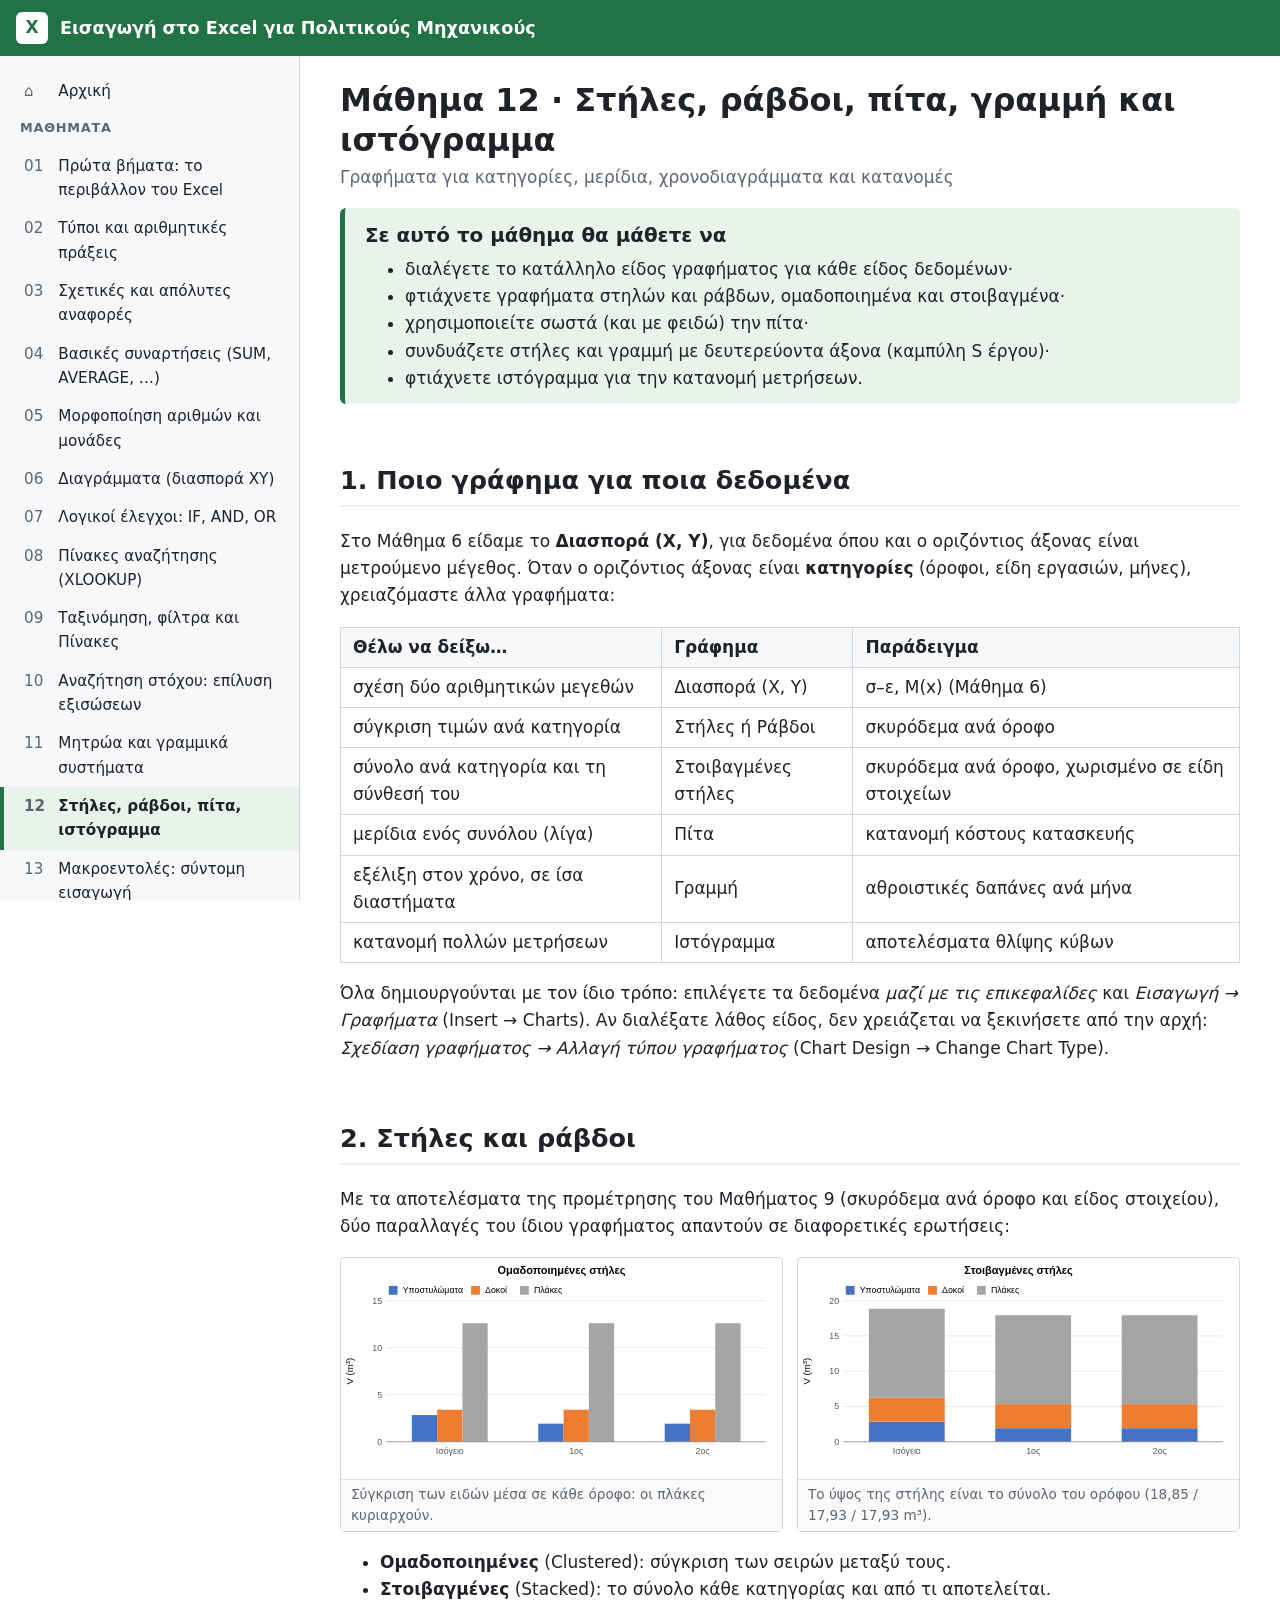
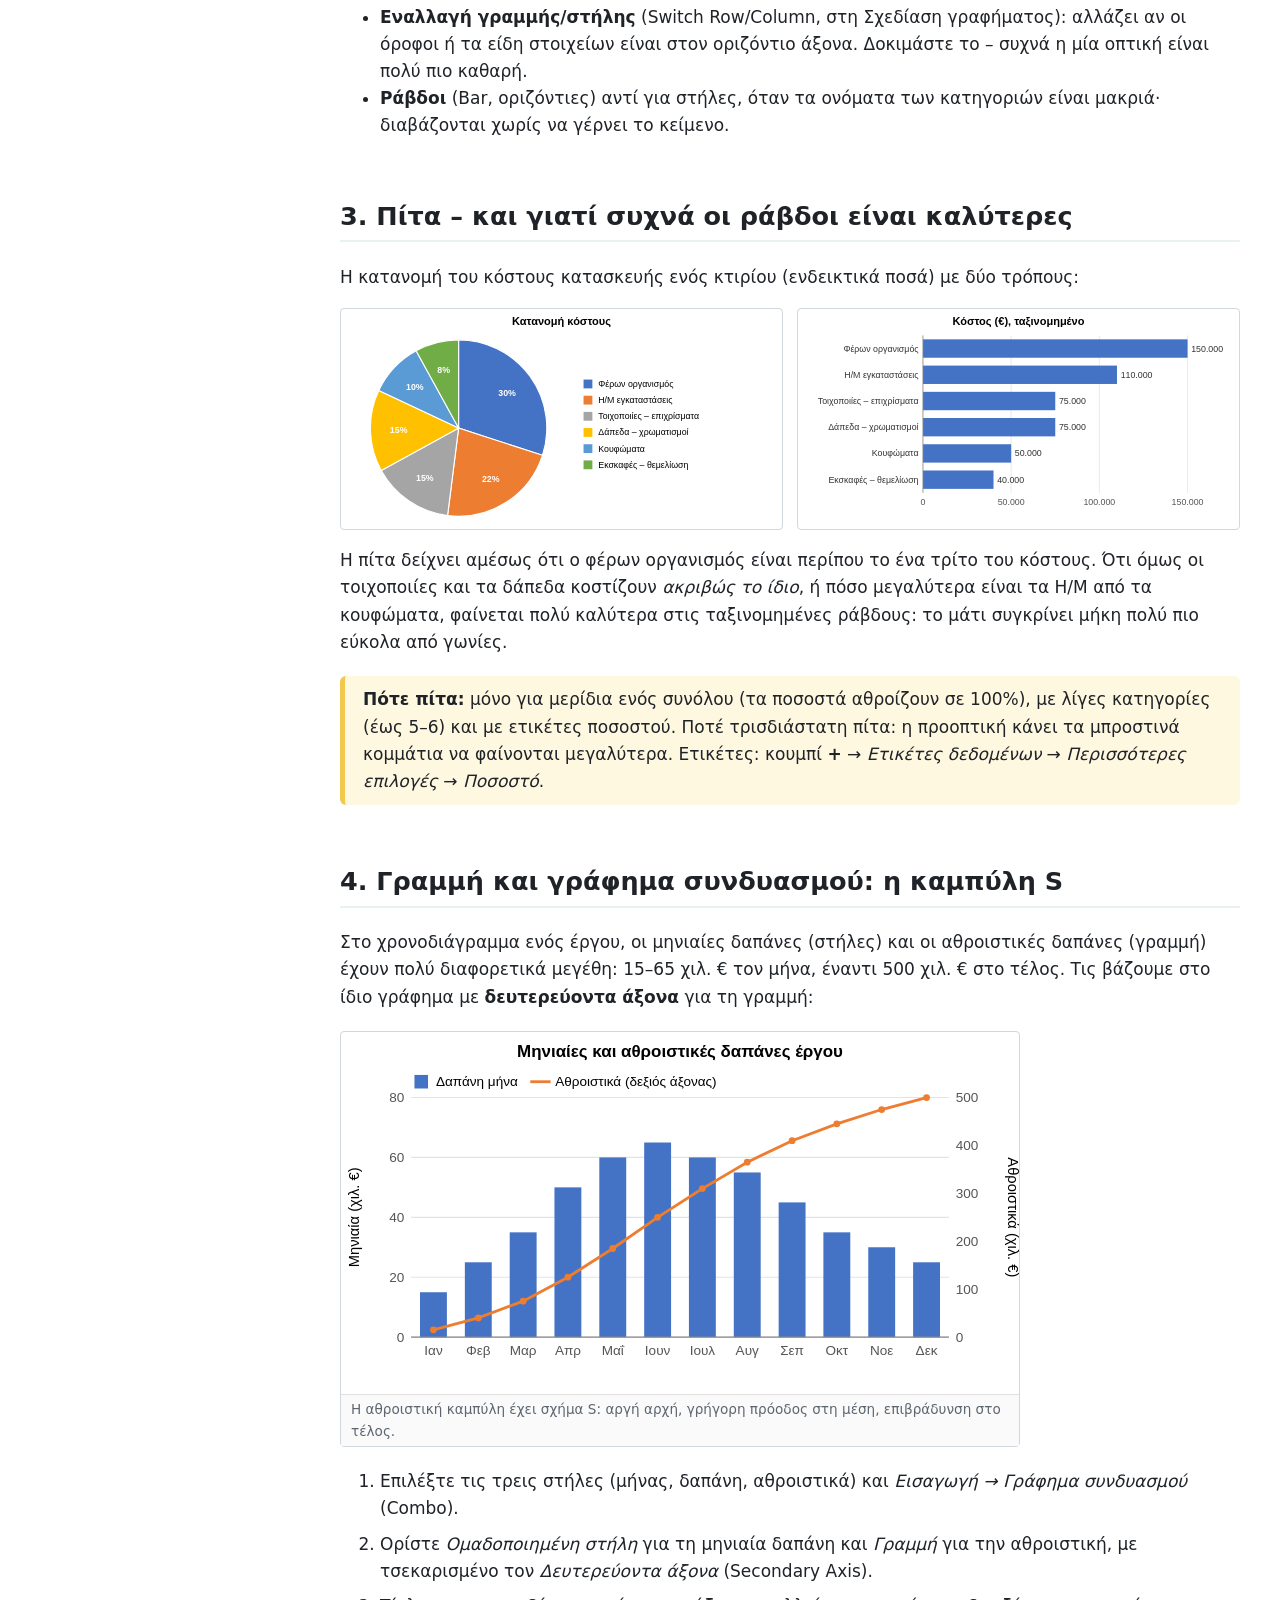
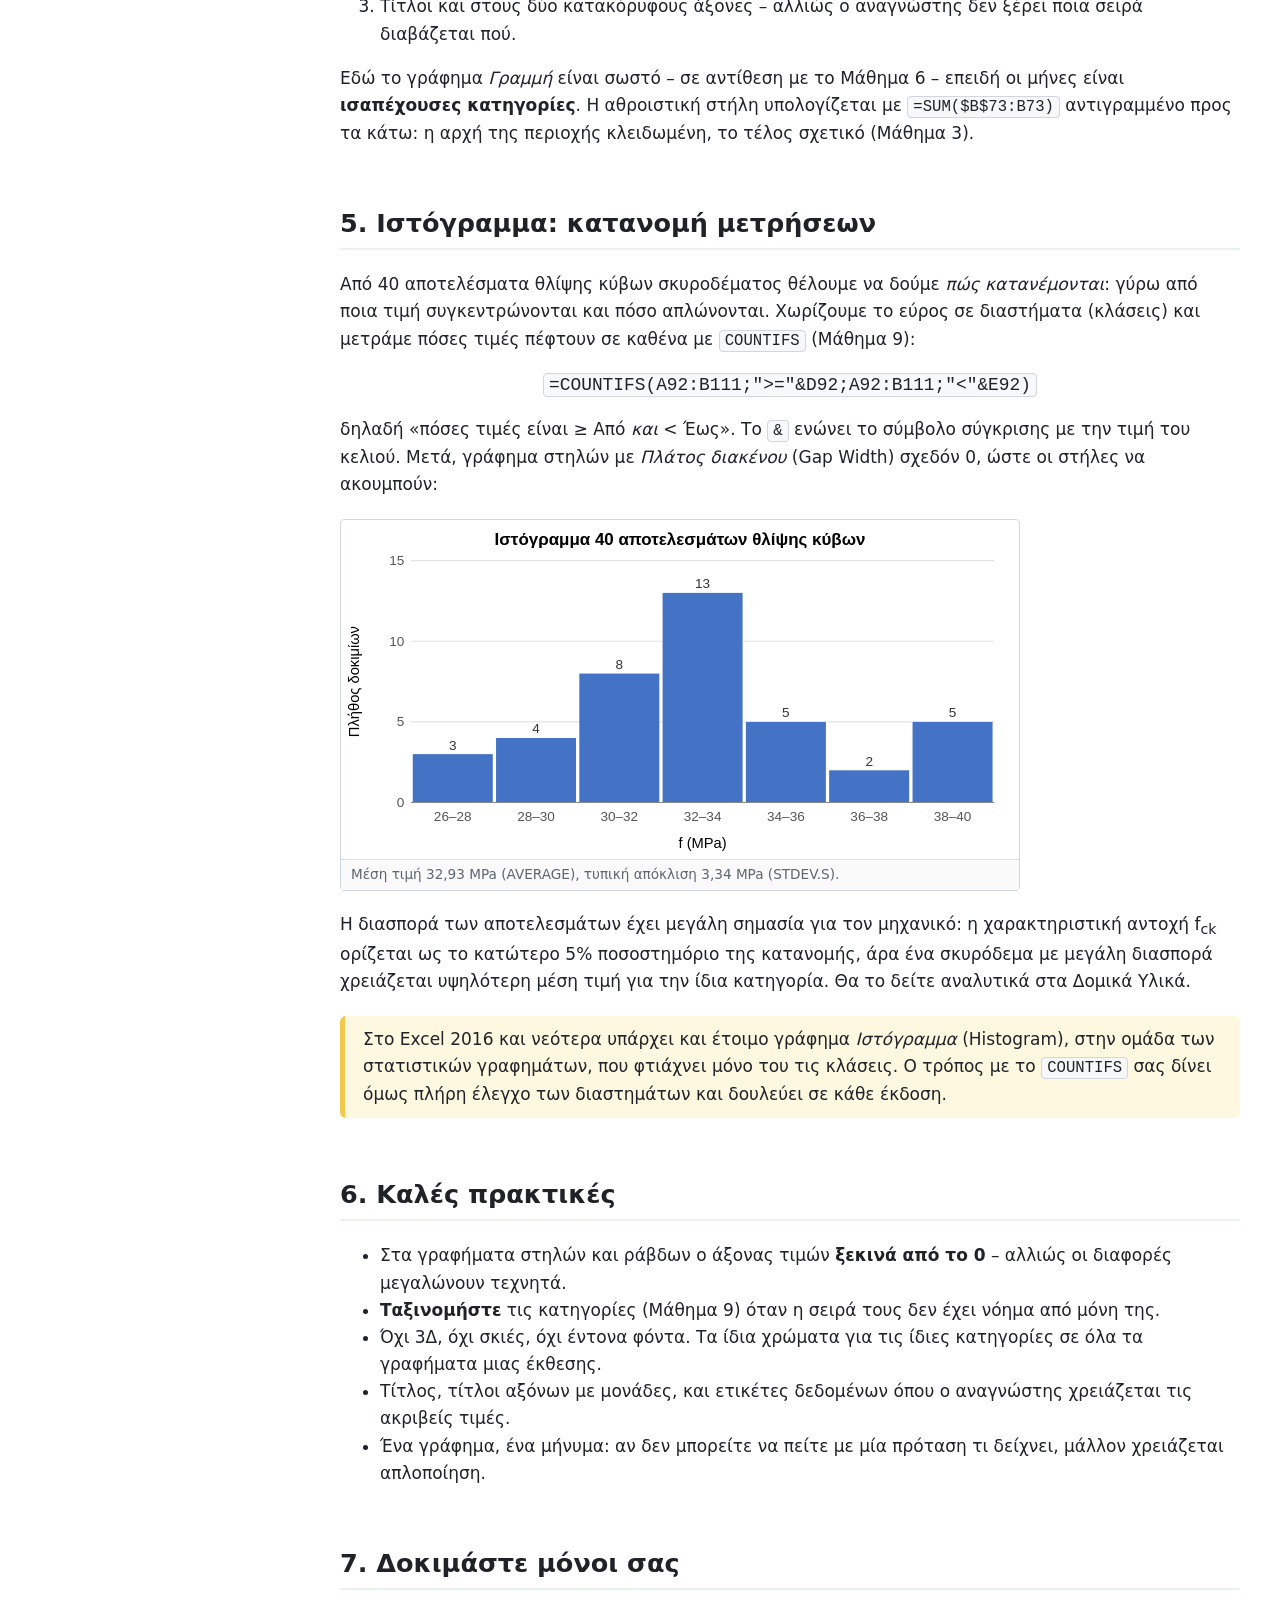
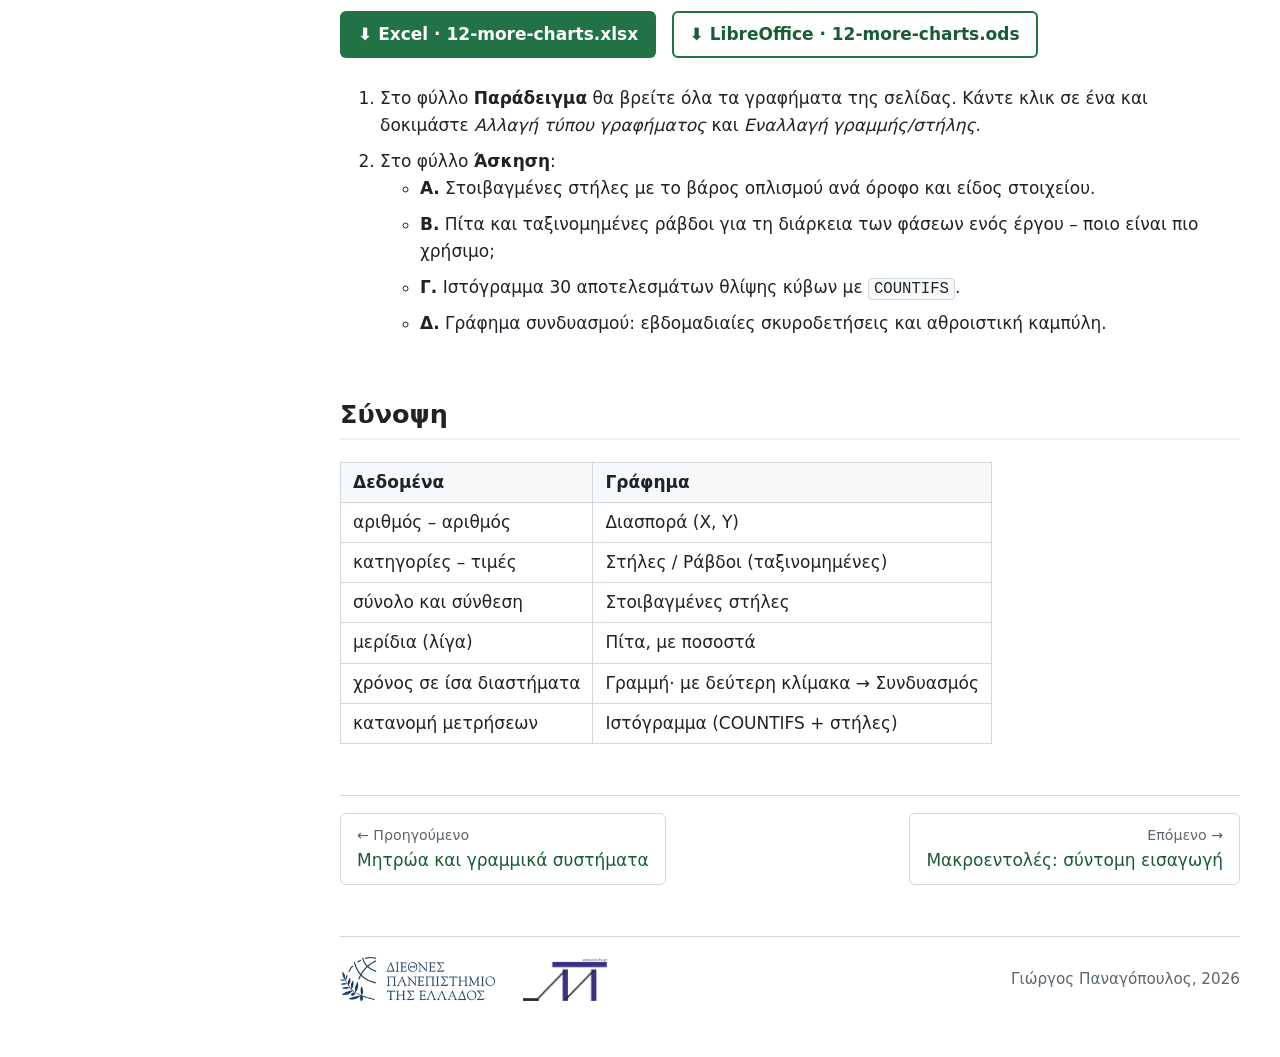
<file: lessons/12-more-charts.html>
<!doctype html>
<html lang="el">
<head>
  <meta charset="utf-8">
  <meta name="viewport" content="width=device-width, initial-scale=1">
  <title>12 · Άλλα γραφήματα – Εισαγωγή στο Excel για Πολιτικούς Μηχανικούς</title>
  <link rel="stylesheet" href="../assets/css/style.css">
</head>
<body>
<main>
  <h1>Μάθημα 12 · Στήλες, ράβδοι, πίτα, γραμμή και ιστόγραμμα</h1>
  <p class="subtitle">Γραφήματα για κατηγορίες, μερίδια, χρονοδιαγράμματα και κατανομές</p>

  <div class="goals">
    <h3>Σε αυτό το μάθημα θα μάθετε να</h3>
    <ul>
      <li>διαλέγετε το κατάλληλο είδος γραφήματος για κάθε είδος δεδομένων·</li>
      <li>φτιάχνετε γραφήματα στηλών και ράβδων, ομαδοποιημένα και στοιβαγμένα·</li>
      <li>χρησιμοποιείτε σωστά (και με φειδώ) την πίτα·</li>
      <li>συνδυάζετε στήλες και γραμμή με δευτερεύοντα άξονα (καμπύλη S έργου)·</li>
      <li>φτιάχνετε ιστόγραμμα για την κατανομή μετρήσεων.</li>
    </ul>
  </div>

  <h2>1. Ποιο γράφημα για ποια δεδομένα</h2>
  <p>
    Στο Μάθημα 6 είδαμε το <strong>Διασπορά (X, Y)</strong>, για δεδομένα όπου και ο οριζόντιος άξονας είναι
    μετρούμενο μέγεθος. Όταν ο οριζόντιος άξονας είναι <strong>κατηγορίες</strong> (όροφοι, είδη εργασιών,
    μήνες), χρειαζόμαστε άλλα γραφήματα:
  </p>
  <table class="plain">
    <tr><th>Θέλω να δείξω…</th><th>Γράφημα</th><th>Παράδειγμα</th></tr>
    <tr><td>σχέση δύο αριθμητικών μεγεθών</td><td>Διασπορά (X, Y)</td><td>σ–ε, M(x) (Μάθημα 6)</td></tr>
    <tr><td>σύγκριση τιμών ανά κατηγορία</td><td>Στήλες ή Ράβδοι</td><td>σκυρόδεμα ανά όροφο</td></tr>
    <tr><td>σύνολο ανά κατηγορία και τη σύνθεσή του</td><td>Στοιβαγμένες στήλες</td><td>σκυρόδεμα ανά όροφο, χωρισμένο σε είδη στοιχείων</td></tr>
    <tr><td>μερίδια ενός συνόλου (λίγα)</td><td>Πίτα</td><td>κατανομή κόστους κατασκευής</td></tr>
    <tr><td>εξέλιξη στον χρόνο, σε ίσα διαστήματα</td><td>Γραμμή</td><td>αθροιστικές δαπάνες ανά μήνα</td></tr>
    <tr><td>κατανομή πολλών μετρήσεων</td><td>Ιστόγραμμα</td><td>αποτελέσματα θλίψης κύβων</td></tr>
  </table>
  <p>
    Όλα δημιουργούνται με τον ίδιο τρόπο: επιλέγετε τα δεδομένα <em>μαζί με τις επικεφαλίδες</em> και
    <em>Εισαγωγή → Γραφήματα</em> (Insert → Charts). Αν διαλέξατε λάθος είδος, δεν χρειάζεται να ξεκινήσετε από
    την αρχή: <em>Σχεδίαση γραφήματος → Αλλαγή τύπου γραφήματος</em> (Chart Design → Change Chart Type).
  </p>

  <h2>2. Στήλες και ράβδοι</h2>
  <p>
    Με τα αποτελέσματα της προμέτρησης του Μαθήματος 9 (σκυρόδεμα ανά όροφο και είδος στοιχείου), δύο
    παραλλαγές του ίδιου γραφήματος απαντούν σε διαφορετικές ερωτήσεις:
  </p>
  <div class="chart-pair">
    <div class="xychart" data-chart='{
      "type": "column", "title": "Ομαδοποιημένες στήλες", "yTitle": "V (m³)", "height": 300,
      "categories": ["Ισόγειο", "1ος", "2ος"],
      "series": [{"name": "Υποστυλώματα", "values": [2.835, 1.92, 1.92]},
                 {"name": "Δοκοί", "values": [3.41, 3.41, 3.41]},
                 {"name": "Πλάκες", "values": [12.6, 12.6, 12.6]}],
      "caption": "Σύγκριση των ειδών μέσα σε κάθε όροφο: οι πλάκες κυριαρχούν."}'></div>
    <div class="xychart" data-chart='{
      "type": "column", "title": "Στοιβαγμένες στήλες", "yTitle": "V (m³)", "height": 300, "stacked": true,
      "categories": ["Ισόγειο", "1ος", "2ος"],
      "series": [{"name": "Υποστυλώματα", "values": [2.835, 1.92, 1.92]},
                 {"name": "Δοκοί", "values": [3.41, 3.41, 3.41]},
                 {"name": "Πλάκες", "values": [12.6, 12.6, 12.6]}],
      "caption": "Το ύψος της στήλης είναι το σύνολο του ορόφου (18,85 / 17,93 / 17,93 m³)."}'></div>
  </div>
  <ul>
    <li><strong>Ομαδοποιημένες</strong> (Clustered): σύγκριση των σειρών μεταξύ τους.</li>
    <li><strong>Στοιβαγμένες</strong> (Stacked): το σύνολο κάθε κατηγορίας και από τι αποτελείται.</li>
    <li><strong>Εναλλαγή γραμμής/στήλης</strong> (Switch Row/Column, στη Σχεδίαση γραφήματος): αλλάζει αν οι όροφοι
      ή τα είδη στοιχείων είναι στον οριζόντιο άξονα. Δοκιμάστε το – συχνά η μία οπτική είναι πολύ πιο καθαρή.</li>
    <li><strong>Ράβδοι</strong> (Bar, οριζόντιες) αντί για στήλες, όταν τα ονόματα των κατηγοριών είναι μακριά·
      διαβάζονται χωρίς να γέρνει το κείμενο.</li>
  </ul>

  <h2>3. Πίτα – και γιατί συχνά οι ράβδοι είναι καλύτερες</h2>
  <p>Η κατανομή του κόστους κατασκευής ενός κτιρίου (ενδεικτικά ποσά) με δύο τρόπους:</p>
  <div class="chart-pair">
    <div class="xychart" data-chart='{
      "type": "pie", "title": "Κατανομή κόστους", "height": 300,
      "categories": ["Φέρων οργανισμός", "Η/Μ εγκαταστάσεις", "Τοιχοποιίες – επιχρίσματα", "Δάπεδα – χρωματισμοί", "Κουφώματα", "Εκσκαφές – θεμελίωση"],
      "values": [150000, 110000, 75000, 75000, 50000, 40000]}'></div>
    <div class="xychart" data-chart='{
      "type": "bar", "title": "Κόστος (€), ταξινομημένο", "height": 300, "labels": true, "thousands": true, "labelWidth": 170, "gap": 0.3,
      "categories": ["Φέρων οργανισμός", "Η/Μ εγκαταστάσεις", "Τοιχοποιίες – επιχρίσματα", "Δάπεδα – χρωματισμοί", "Κουφώματα", "Εκσκαφές – θεμελίωση"],
      "series": [{"name": "Κόστος", "values": [150000, 110000, 75000, 75000, 50000, 40000]}]}'></div>
  </div>
  <p>
    Η πίτα δείχνει αμέσως ότι ο φέρων οργανισμός είναι περίπου το ένα τρίτο του κόστους. Ότι όμως οι
    τοιχοποιίες και τα δάπεδα κοστίζουν <em>ακριβώς το ίδιο</em>, ή πόσο μεγαλύτερα είναι τα Η/Μ από τα
    κουφώματα, φαίνεται πολύ καλύτερα στις ταξινομημένες ράβδους: το μάτι συγκρίνει μήκη πολύ πιο εύκολα από γωνίες.
  </p>
  <div class="note">
    <strong>Πότε πίτα:</strong> μόνο για μερίδια ενός συνόλου (τα ποσοστά αθροίζουν σε 100%), με λίγες κατηγορίες
    (έως 5–6) και με ετικέτες ποσοστού. Ποτέ τρισδιάστατη πίτα: η προοπτική κάνει τα μπροστινά κομμάτια να
    φαίνονται μεγαλύτερα. Ετικέτες: κουμπί <strong>+</strong> → <em>Ετικέτες δεδομένων</em> → <em>Περισσότερες επιλογές</em> → <em>Ποσοστό</em>.
  </div>

  <h2>4. Γραμμή και γράφημα συνδυασμού: η καμπύλη S</h2>
  <p>
    Στο χρονοδιάγραμμα ενός έργου, οι μηνιαίες δαπάνες (στήλες) και οι αθροιστικές δαπάνες (γραμμή) έχουν
    πολύ διαφορετικά μεγέθη: 15–65 χιλ. € τον μήνα, έναντι 500 χιλ. € στο τέλος. Τις βάζουμε στο ίδιο γράφημα με
    <strong>δευτερεύοντα άξονα</strong> για τη γραμμή:
  </p>
  <div class="xychart" data-chart='{
    "type": "column", "title": "Μηνιαίες και αθροιστικές δαπάνες έργου", "yTitle": "Μηνιαία (χιλ. €)", "y2Title": "Αθροιστικά (χιλ. €)", "height": 320,
    "categories": ["Ιαν","Φεβ","Μαρ","Απρ","Μαΐ","Ιουν","Ιουλ","Αυγ","Σεπ","Οκτ","Νοε","Δεκ"],
    "series": [{"name": "Δαπάνη μήνα", "values": [15,25,35,50,60,65,60,55,45,35,30,25]},
               {"name": "Αθροιστικά (δεξιός άξονας)", "line": true, "values": [15,40,75,125,185,250,310,365,410,445,475,500]}],
    "caption": "Η αθροιστική καμπύλη έχει σχήμα S: αργή αρχή, γρήγορη πρόοδος στη μέση, επιβράδυνση στο τέλος."}'></div>
  <ol class="steps">
    <li>Επιλέξτε τις τρεις στήλες (μήνας, δαπάνη, αθροιστικά) και <em>Εισαγωγή → Γράφημα συνδυασμού</em> (Combo).</li>
    <li>Ορίστε <em>Ομαδοποιημένη στήλη</em> για τη μηνιαία δαπάνη και <em>Γραμμή</em> για την αθροιστική, με
      τσεκαρισμένο τον <em>Δευτερεύοντα άξονα</em> (Secondary Axis).</li>
    <li>Τίτλοι και στους δύο κατακόρυφους άξονες – αλλιώς ο αναγνώστης δεν ξέρει ποια σειρά διαβάζεται πού.</li>
  </ol>
  <p>
    Εδώ το γράφημα <em>Γραμμή</em> είναι σωστό – σε αντίθεση με το Μάθημα 6 – επειδή οι μήνες είναι
    <strong>ισαπέχουσες κατηγορίες</strong>. Η αθροιστική στήλη υπολογίζεται με <code>=SUM($B$73:B73)</code>
    αντιγραμμένο προς τα κάτω: η αρχή της περιοχής κλειδωμένη, το τέλος σχετικό (Μάθημα 3).
  </p>

  <h2>5. Ιστόγραμμα: κατανομή μετρήσεων</h2>
  <p>
    Από 40 αποτελέσματα θλίψης κύβων σκυροδέματος θέλουμε να δούμε <em>πώς κατανέμονται</em>: γύρω από ποια τιμή
    συγκεντρώνονται και πόσο απλώνονται. Χωρίζουμε το εύρος σε διαστήματα (κλάσεις) και μετράμε πόσες τιμές
    πέφτουν σε καθένα με <code>COUNTIFS</code> (Μάθημα 9):
  </p>
  <p style="text-align:center"><code style="font-size:1.05em">=COUNTIFS(A92:B111;"&gt;="&amp;D92;A92:B111;"&lt;"&amp;E92)</code></p>
  <p>
    δηλαδή «πόσες τιμές είναι ≥ Από <em>και</em> &lt; Έως». Το <code>&amp;</code> ενώνει το σύμβολο σύγκρισης με
    την τιμή του κελιού. Μετά, γράφημα στηλών με <em>Πλάτος διακένου</em> (Gap Width) σχεδόν 0, ώστε οι στήλες να
    ακουμπούν:
  </p>
  <div class="xychart" data-chart='{
    "type": "column", "title": "Ιστόγραμμα 40 αποτελεσμάτων θλίψης κύβων", "xTitle": "f (MPa)", "yTitle": "Πλήθος δοκιμίων", "height": 300, "gap": 0.04, "labels": true,
    "categories": ["26–28","28–30","30–32","32–34","34–36","36–38","38–40"],
    "series": [{"name": "Πλήθος", "values": [3,4,8,13,5,2,5]}],
    "caption": "Μέση τιμή 32,93 MPa (AVERAGE), τυπική απόκλιση 3,34 MPa (STDEV.S)."}'></div>
  <p>
    Η διασπορά των αποτελεσμάτων έχει μεγάλη σημασία για τον μηχανικό: η χαρακτηριστική αντοχή f<sub>ck</sub>
    ορίζεται ως το κατώτερο 5% ποσοστημόριο της κατανομής, άρα ένα σκυρόδεμα με μεγάλη διασπορά χρειάζεται
    υψηλότερη μέση τιμή για την ίδια κατηγορία. Θα το δείτε αναλυτικά στα Δομικά Υλικά.
  </p>
  <div class="note">
    Στο Excel 2016 και νεότερα υπάρχει και έτοιμο γράφημα <em>Ιστόγραμμα</em> (Histogram), στην ομάδα των
    στατιστικών γραφημάτων, που φτιάχνει μόνο του τις κλάσεις. Ο τρόπος με το <code>COUNTIFS</code> σας δίνει
    όμως πλήρη έλεγχο των διαστημάτων και δουλεύει σε κάθε έκδοση.
  </div>

  <h2>6. Καλές πρακτικές</h2>
  <ul>
    <li>Στα γραφήματα στηλών και ράβδων ο άξονας τιμών <strong>ξεκινά από το 0</strong> – αλλιώς οι διαφορές μεγαλώνουν τεχνητά.</li>
    <li><strong>Ταξινομήστε</strong> τις κατηγορίες (Μάθημα 9) όταν η σειρά τους δεν έχει νόημα από μόνη της.</li>
    <li>Όχι 3Δ, όχι σκιές, όχι έντονα φόντα. Τα ίδια χρώματα για τις ίδιες κατηγορίες σε όλα τα γραφήματα μιας έκθεσης.</li>
    <li>Τίτλος, τίτλοι αξόνων με μονάδες, και ετικέτες δεδομένων όπου ο αναγνώστης χρειάζεται τις ακριβείς τιμές.</li>
    <li>Ένα γράφημα, ένα μήνυμα: αν δεν μπορείτε να πείτε με μία πρόταση τι δείχνει, μάλλον χρειάζεται απλοποίηση.</li>
  </ul>

  <h2>7. Δοκιμάστε μόνοι σας</h2>
  <p>
    <a class="download" href="../files/12-more-charts.xlsx" download>⬇ Excel · 12-more-charts.xlsx</a>
    <a class="download ods" href="../files/12-more-charts.ods" download>⬇ LibreOffice · 12-more-charts.ods</a>
  </p>
  <ol class="steps">
    <li>Στο φύλλο <strong>Παράδειγμα</strong> θα βρείτε όλα τα γραφήματα της σελίδας. Κάντε κλικ σε ένα και
      δοκιμάστε <em>Αλλαγή τύπου γραφήματος</em> και <em>Εναλλαγή γραμμής/στήλης</em>.</li>
    <li>Στο φύλλο <strong>Άσκηση</strong>:
      <ul>
        <li><strong>Α.</strong> Στοιβαγμένες στήλες με το βάρος οπλισμού ανά όροφο και είδος στοιχείου.</li>
        <li><strong>Β.</strong> Πίτα και ταξινομημένες ράβδοι για τη διάρκεια των φάσεων ενός έργου – ποιο είναι πιο χρήσιμο;</li>
        <li><strong>Γ.</strong> Ιστόγραμμα 30 αποτελεσμάτων θλίψης κύβων με <code>COUNTIFS</code>.</li>
        <li><strong>Δ.</strong> Γράφημα συνδυασμού: εβδομαδιαίες σκυροδετήσεις και αθροιστική καμπύλη.</li>
      </ul>
    </li>
  </ol>

  <h2>Σύνοψη</h2>
  <table class="plain">
    <tr><th>Δεδομένα</th><th>Γράφημα</th></tr>
    <tr><td>αριθμός – αριθμός</td><td>Διασπορά (X, Y)</td></tr>
    <tr><td>κατηγορίες – τιμές</td><td>Στήλες / Ράβδοι (ταξινομημένες)</td></tr>
    <tr><td>σύνολο και σύνθεση</td><td>Στοιβαγμένες στήλες</td></tr>
    <tr><td>μερίδια (λίγα)</td><td>Πίτα, με ποσοστά</td></tr>
    <tr><td>χρόνος σε ίσα διαστήματα</td><td>Γραμμή· με δεύτερη κλίμακα → Συνδυασμός</td></tr>
    <tr><td>κατανομή μετρήσεων</td><td>Ιστόγραμμα (COUNTIFS + στήλες)</td></tr>
  </table>

  <div class="pager"></div>
</main>
<script src="../assets/js/site.js"></script>
</body>
</html>
</file>
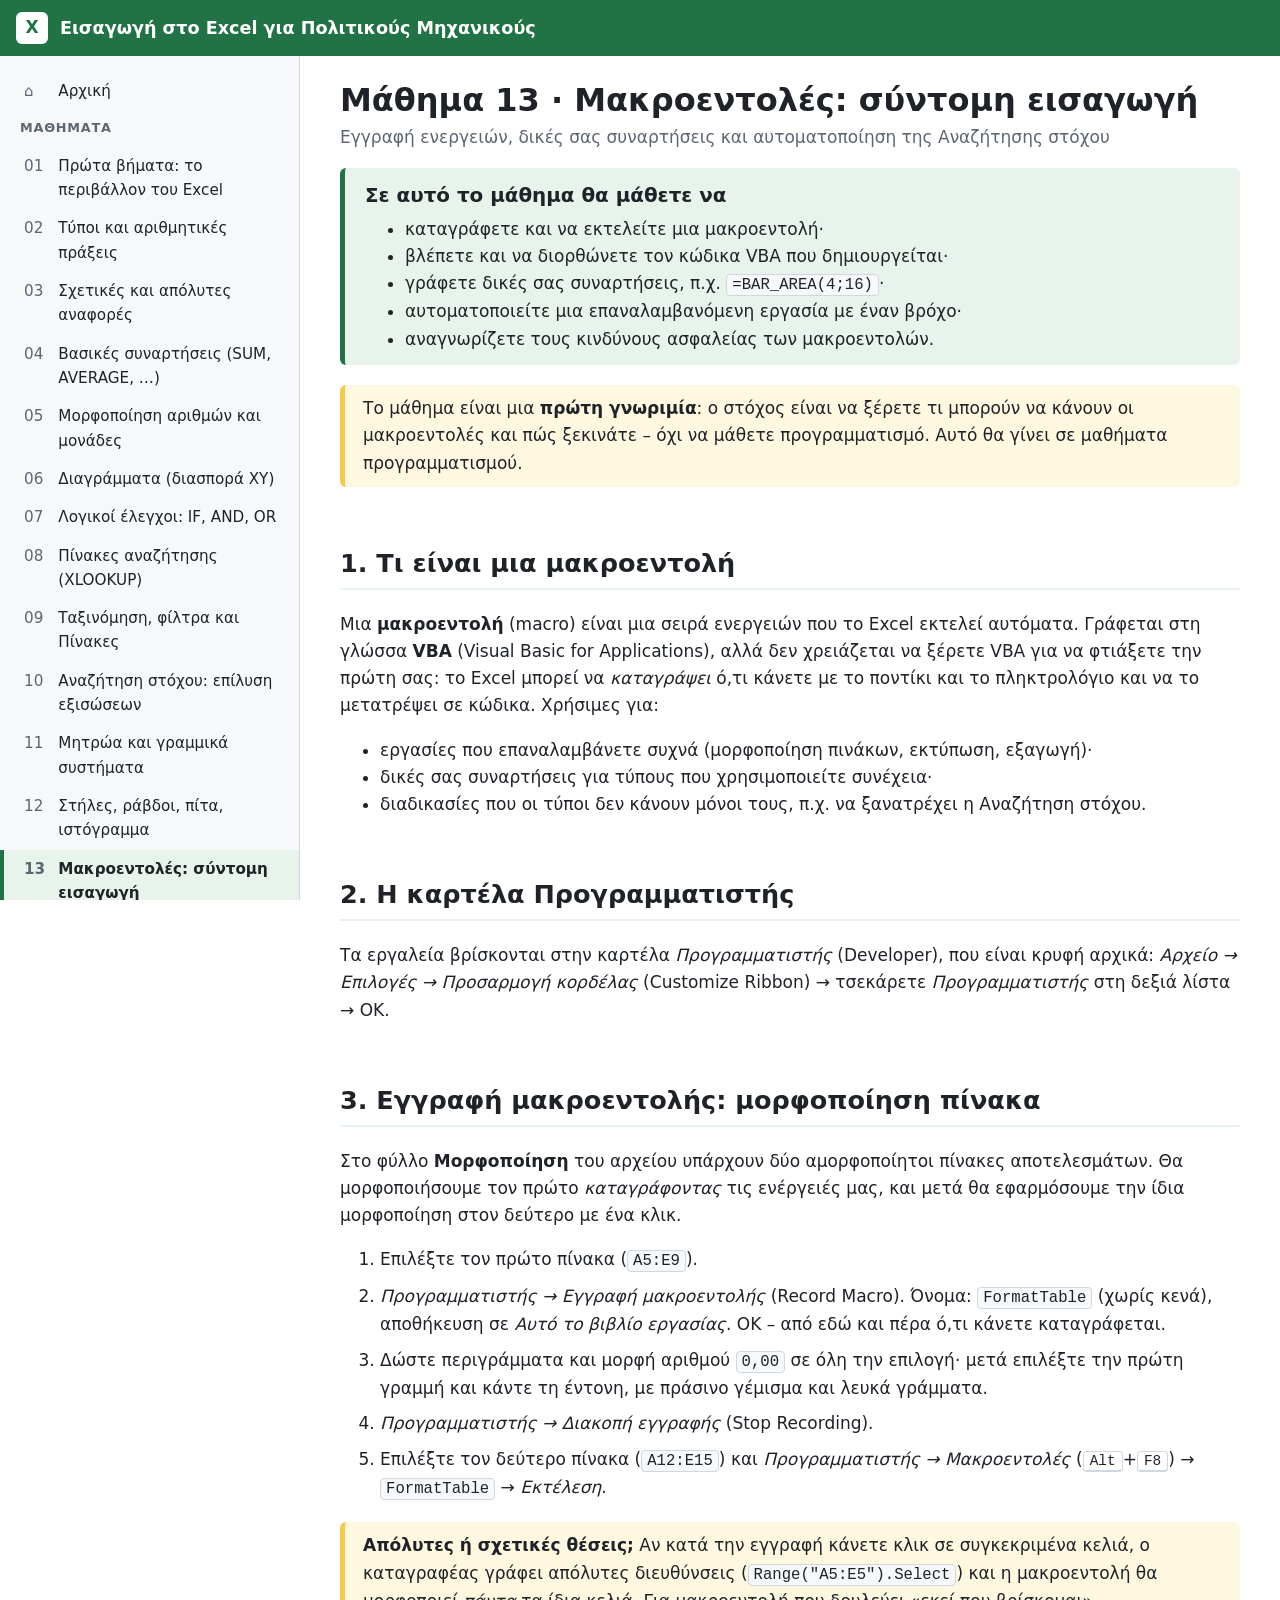
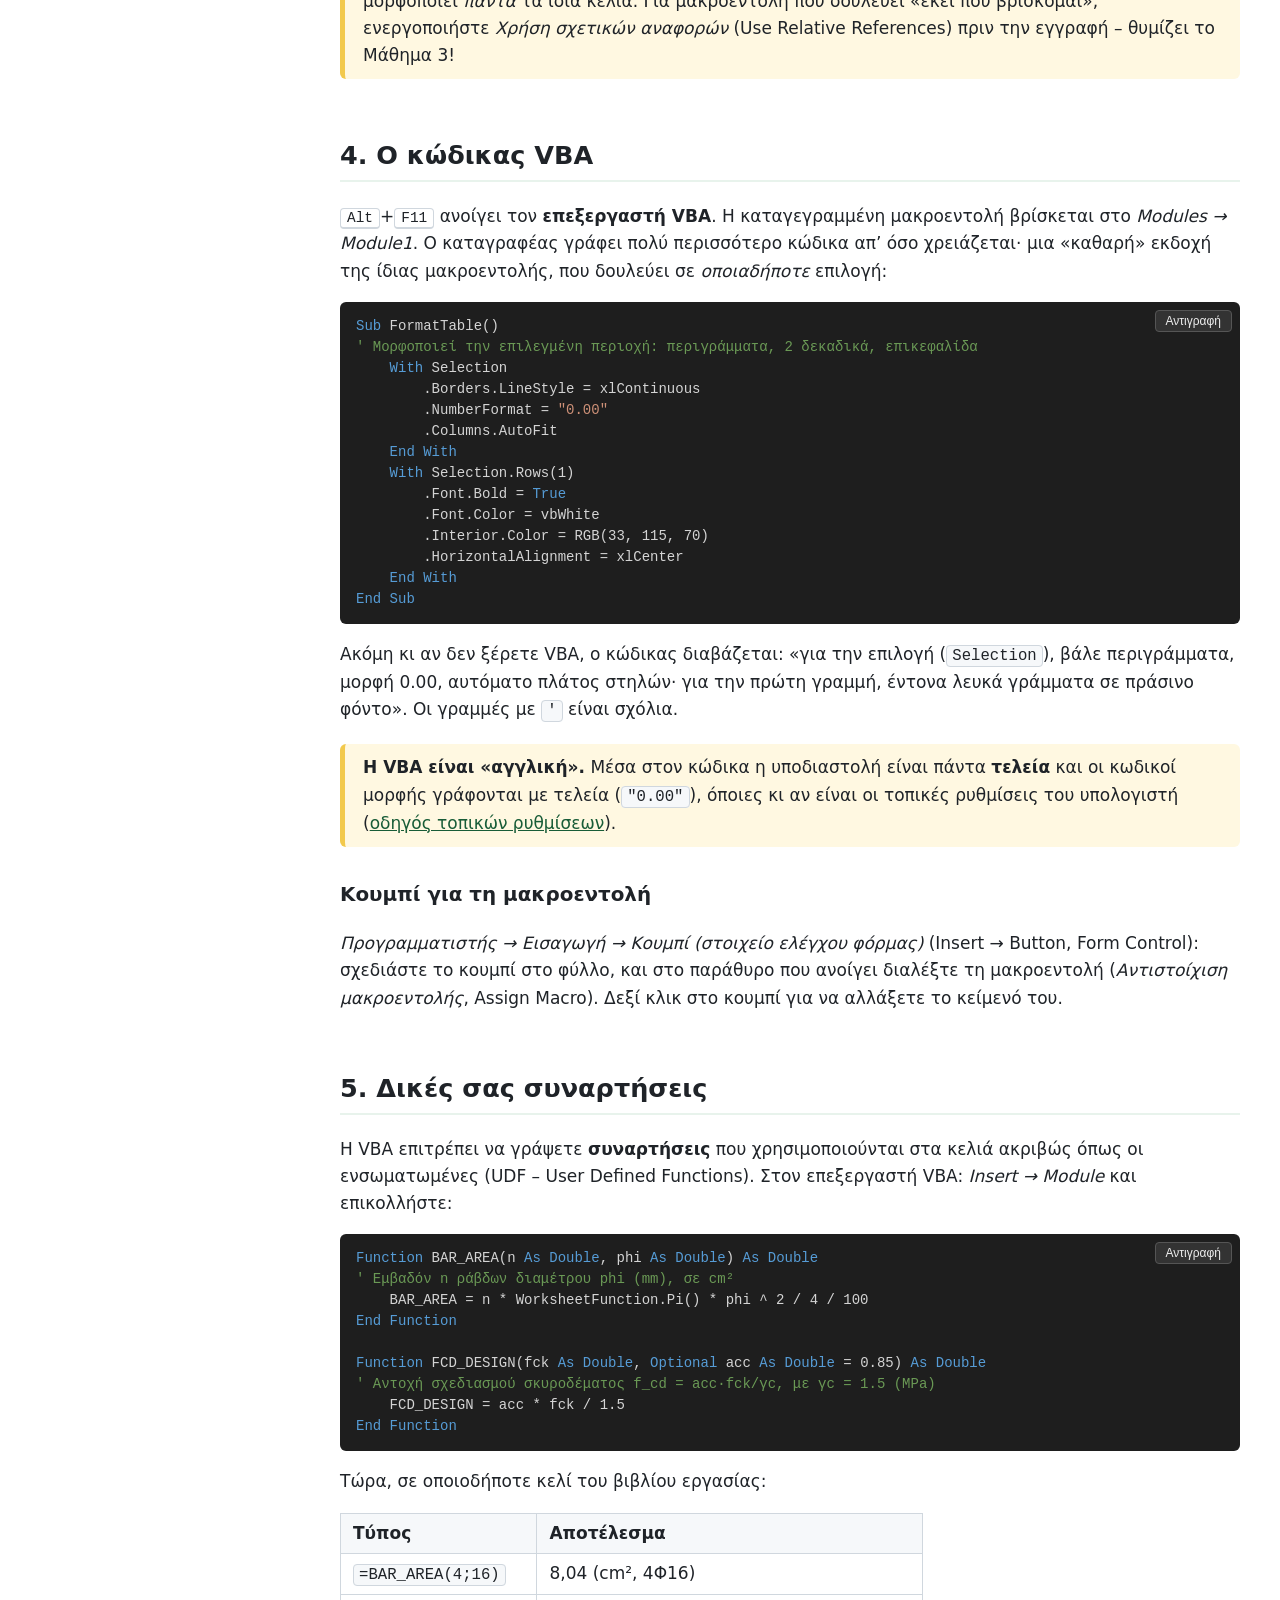
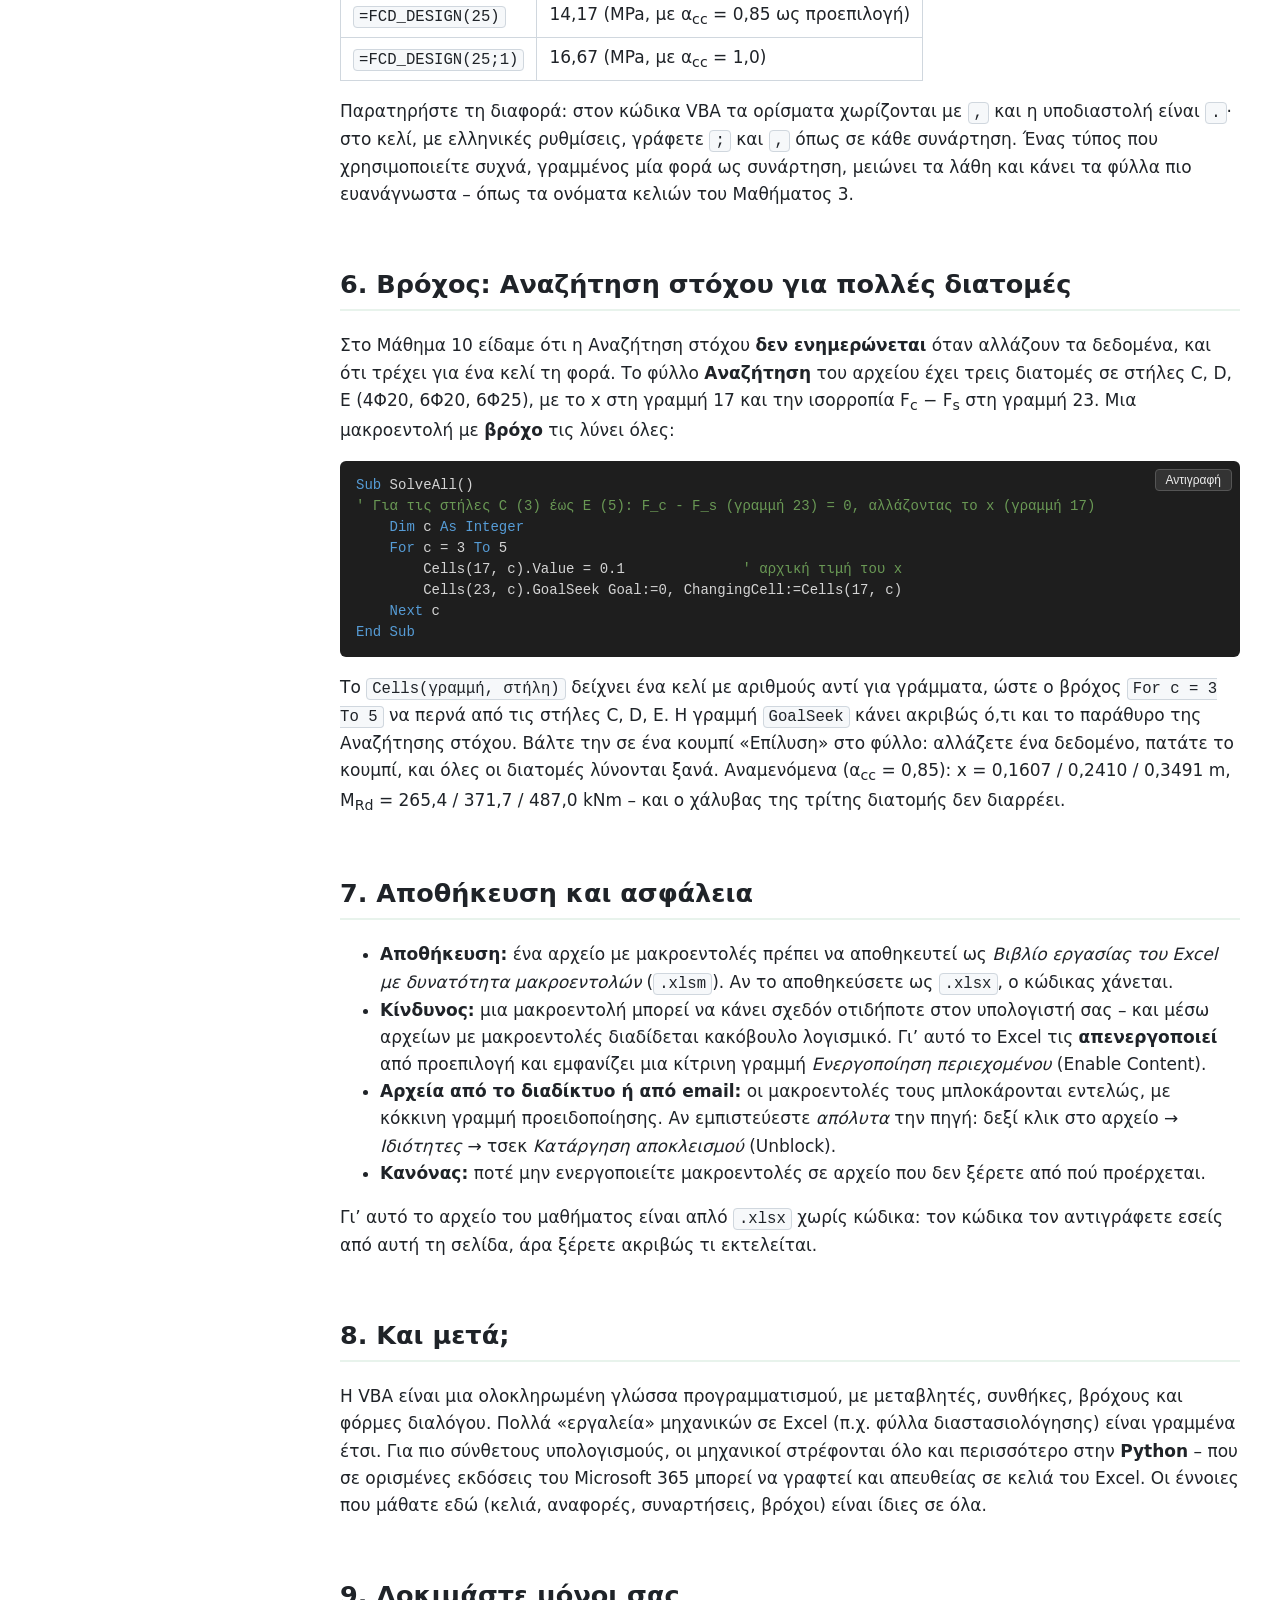
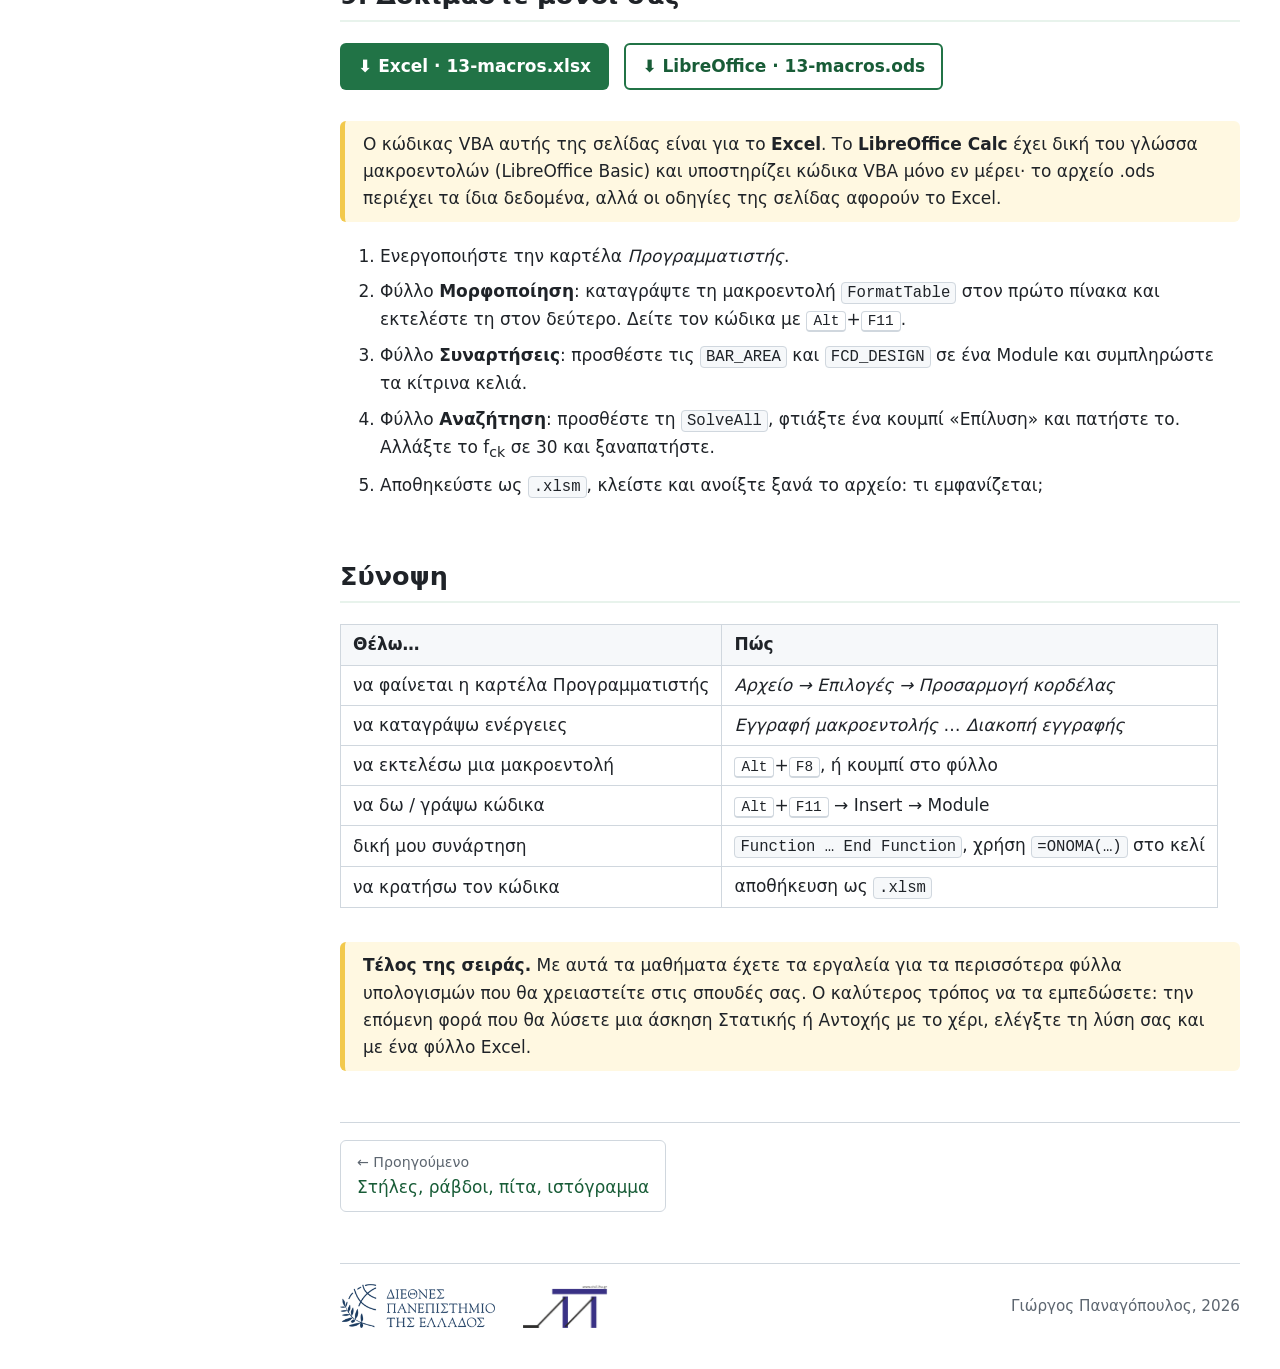
<file: lessons/13-macros.html>
<!doctype html>
<html lang="el">
<head>
  <meta charset="utf-8">
  <meta name="viewport" content="width=device-width, initial-scale=1">
  <title>13 · Μακροεντολές – Εισαγωγή στο Excel για Πολιτικούς Μηχανικούς</title>
  <link rel="stylesheet" href="../assets/css/style.css">
  <style>
    .code { position: relative; margin: 1em 0; }
    .code pre { background: #1e1e1e; color: #d4d4d4; padding: 14px 16px; border-radius: 6px; overflow-x: auto;
                font: 14px/1.5 Consolas, "Cascadia Mono", monospace; margin: 0; }
    .code .c { color: #6a9955; } .code .k { color: #569cd6; } .code .s { color: #ce9178; }
    .code button { position: absolute; top: 8px; right: 8px; font: 12px "Segoe UI", sans-serif; padding: 3px 10px;
                   border: 1px solid #555; border-radius: 4px; background: #333; color: #eee; cursor: pointer; }
    .code button:hover { background: #217346; }
  </style>
</head>
<body>
<main>
  <h1>Μάθημα 13 · Μακροεντολές: σύντομη εισαγωγή</h1>
  <p class="subtitle">Εγγραφή ενεργειών, δικές σας συναρτήσεις και αυτοματοποίηση της Αναζήτησης στόχου</p>

  <div class="goals">
    <h3>Σε αυτό το μάθημα θα μάθετε να</h3>
    <ul>
      <li>καταγράφετε και να εκτελείτε μια μακροεντολή·</li>
      <li>βλέπετε και να διορθώνετε τον κώδικα VBA που δημιουργείται·</li>
      <li>γράφετε δικές σας συναρτήσεις, π.χ. <code>=BAR_AREA(4;16)</code>·</li>
      <li>αυτοματοποιείτε μια επαναλαμβανόμενη εργασία με έναν βρόχο·</li>
      <li>αναγνωρίζετε τους κινδύνους ασφαλείας των μακροεντολών.</li>
    </ul>
  </div>
  <div class="note">
    Το μάθημα είναι μια <strong>πρώτη γνωριμία</strong>: ο στόχος είναι να ξέρετε τι μπορούν να κάνουν οι
    μακροεντολές και πώς ξεκινάτε – όχι να μάθετε προγραμματισμό. Αυτό θα γίνει σε μαθήματα προγραμματισμού.
  </div>

  <h2>1. Τι είναι μια μακροεντολή</h2>
  <p>
    Μια <strong>μακροεντολή</strong> (macro) είναι μια σειρά ενεργειών που το Excel εκτελεί αυτόματα. Γράφεται
    στη γλώσσα <strong>VBA</strong> (Visual Basic for Applications), αλλά δεν χρειάζεται να ξέρετε VBA για να
    φτιάξετε την πρώτη σας: το Excel μπορεί να <em>καταγράψει</em> ό,τι κάνετε με το ποντίκι και το πληκτρολόγιο
    και να το μετατρέψει σε κώδικα. Χρήσιμες για:
  </p>
  <ul>
    <li>εργασίες που επαναλαμβάνετε συχνά (μορφοποίηση πινάκων, εκτύπωση, εξαγωγή)·</li>
    <li>δικές σας συναρτήσεις για τύπους που χρησιμοποιείτε συνέχεια·</li>
    <li>διαδικασίες που οι τύποι δεν κάνουν μόνοι τους, π.χ. να ξανατρέχει η Αναζήτηση στόχου.</li>
  </ul>

  <h2>2. Η καρτέλα Προγραμματιστής</h2>
  <p>
    Τα εργαλεία βρίσκονται στην καρτέλα <em>Προγραμματιστής</em> (Developer), που είναι κρυφή αρχικά:
    <em>Αρχείο → Επιλογές → Προσαρμογή κορδέλας</em> (Customize Ribbon) → τσεκάρετε <em>Προγραμματιστής</em> στη
    δεξιά λίστα → OK.
  </p>

  <h2>3. Εγγραφή μακροεντολής: μορφοποίηση πίνακα</h2>
  <p>
    Στο φύλλο <strong>Μορφοποίηση</strong> του αρχείου υπάρχουν δύο αμορφοποίητοι πίνακες αποτελεσμάτων.
    Θα μορφοποιήσουμε τον πρώτο <em>καταγράφοντας</em> τις ενέργειές μας, και μετά θα εφαρμόσουμε την ίδια
    μορφοποίηση στον δεύτερο με ένα κλικ.
  </p>
  <ol class="steps">
    <li>Επιλέξτε τον πρώτο πίνακα (<code>A5:E9</code>).</li>
    <li><em>Προγραμματιστής → Εγγραφή μακροεντολής</em> (Record Macro). Όνομα: <code>FormatTable</code> (χωρίς κενά),
      αποθήκευση σε <em>Αυτό το βιβλίο εργασίας</em>. OK – από εδώ και πέρα ό,τι κάνετε καταγράφεται.</li>
    <li>Δώστε περιγράμματα και μορφή αριθμού <code>0,00</code> σε όλη την επιλογή· μετά επιλέξτε την πρώτη γραμμή
      και κάντε τη έντονη, με πράσινο γέμισμα και λευκά γράμματα.</li>
    <li><em>Προγραμματιστής → Διακοπή εγγραφής</em> (Stop Recording).</li>
    <li>Επιλέξτε τον δεύτερο πίνακα (<code>A12:E15</code>) και <em>Προγραμματιστής → Μακροεντολές</em>
      (<kbd>Alt</kbd>+<kbd>F8</kbd>) → <code>FormatTable</code> → <em>Εκτέλεση</em>.</li>
  </ol>
  <div class="note">
    <strong>Απόλυτες ή σχετικές θέσεις;</strong> Αν κατά την εγγραφή κάνετε κλικ σε συγκεκριμένα κελιά, ο
    καταγραφέας γράφει απόλυτες διευθύνσεις (<code>Range("A5:E5").Select</code>) και η μακροεντολή θα
    μορφοποιεί <em>πάντα</em> τα ίδια κελιά. Για μακροεντολή που δουλεύει «εκεί που βρίσκομαι», ενεργοποιήστε
    <em>Χρήση σχετικών αναφορών</em> (Use Relative References) πριν την εγγραφή – θυμίζει το Μάθημα 3!
  </div>

  <h2>4. Ο κώδικας VBA</h2>
  <p>
    <kbd>Alt</kbd>+<kbd>F11</kbd> ανοίγει τον <strong>επεξεργαστή VBA</strong>. Η καταγεγραμμένη μακροεντολή
    βρίσκεται στο <em>Modules → Module1</em>. Ο καταγραφέας γράφει πολύ περισσότερο κώδικα απ’ όσο χρειάζεται·
    μια «καθαρή» εκδοχή της ίδιας μακροεντολής, που δουλεύει σε <em>οποιαδήποτε</em> επιλογή:
  </p>
  <div class="code"><button>Αντιγραφή</button><pre><span class="k">Sub</span> FormatTable()
<span class="c">' Μορφοποιεί την επιλεγμένη περιοχή: περιγράμματα, 2 δεκαδικά, επικεφαλίδα</span>
    <span class="k">With</span> Selection
        .Borders.LineStyle = xlContinuous
        .NumberFormat = <span class="s">"0.00"</span>
        .Columns.AutoFit
    <span class="k">End With</span>
    <span class="k">With</span> Selection.Rows(1)
        .Font.Bold = <span class="k">True</span>
        .Font.Color = vbWhite
        .Interior.Color = RGB(33, 115, 70)
        .HorizontalAlignment = xlCenter
    <span class="k">End With</span>
<span class="k">End Sub</span></pre></div>
  <p>
    Ακόμη κι αν δεν ξέρετε VBA, ο κώδικας διαβάζεται: «για την επιλογή (<code>Selection</code>), βάλε περιγράμματα,
    μορφή 0.00, αυτόματο πλάτος στηλών· για την πρώτη γραμμή, έντονα λευκά γράμματα σε πράσινο φόντο».
    Οι γραμμές με <code>'</code> είναι σχόλια.
  </p>
  <div class="note">
    <strong>Η VBA είναι «αγγλική».</strong> Μέσα στον κώδικα η υποδιαστολή είναι πάντα <strong>τελεία</strong>
    και οι κωδικοί μορφής γράφονται με τελεία (<code>"0.00"</code>), όποιες κι αν είναι οι τοπικές ρυθμίσεις του
    υπολογιστή (<a href="../guides/regional-settings.html">οδηγός τοπικών ρυθμίσεων</a>).
  </div>

  <h3>Κουμπί για τη μακροεντολή</h3>
  <p>
    <em>Προγραμματιστής → Εισαγωγή → Κουμπί (στοιχείο ελέγχου φόρμας)</em> (Insert → Button, Form Control): σχεδιάστε
    το κουμπί στο φύλλο, και στο παράθυρο που ανοίγει διαλέξτε τη μακροεντολή (<em>Αντιστοίχιση μακροεντολής</em>,
    Assign Macro). Δεξί κλικ στο κουμπί για να αλλάξετε το κείμενό του.
  </p>

  <h2>5. Δικές σας συναρτήσεις</h2>
  <p>
    Η VBA επιτρέπει να γράψετε <strong>συναρτήσεις</strong> που χρησιμοποιούνται στα κελιά ακριβώς όπως οι
    ενσωματωμένες (UDF – User Defined Functions). Στον επεξεργαστή VBA: <em>Insert → Module</em> και επικολλήστε:
  </p>
  <div class="code"><button>Αντιγραφή</button><pre><span class="k">Function</span> BAR_AREA(n <span class="k">As Double</span>, phi <span class="k">As Double</span>) <span class="k">As Double</span>
<span class="c">' Εμβαδόν n ράβδων διαμέτρου phi (mm), σε cm²</span>
    BAR_AREA = n * WorksheetFunction.Pi() * phi ^ 2 / 4 / 100
<span class="k">End Function</span>

<span class="k">Function</span> FCD_DESIGN(fck <span class="k">As Double</span>, <span class="k">Optional</span> acc <span class="k">As Double</span> = 0.85) <span class="k">As Double</span>
<span class="c">' Αντοχή σχεδιασμού σκυροδέματος f_cd = acc·fck/γc, με γc = 1.5 (MPa)</span>
    FCD_DESIGN = acc * fck / 1.5
<span class="k">End Function</span></pre></div>
  <p>Τώρα, σε οποιοδήποτε κελί του βιβλίου εργασίας:</p>
  <table class="plain">
    <tr><th>Τύπος</th><th>Αποτέλεσμα</th></tr>
    <tr><td><code>=BAR_AREA(4;16)</code></td><td>8,04 (cm², 4Φ16)</td></tr>
    <tr><td><code>=FCD_DESIGN(25)</code></td><td>14,17 (MPa, με α<sub>cc</sub> = 0,85 ως προεπιλογή)</td></tr>
    <tr><td><code>=FCD_DESIGN(25;1)</code></td><td>16,67 (MPa, με α<sub>cc</sub> = 1,0)</td></tr>
  </table>
  <p>
    Παρατηρήστε τη διαφορά: στον κώδικα VBA τα ορίσματα χωρίζονται με <code>,</code> και η υποδιαστολή είναι
    <code>.</code>· στο κελί, με ελληνικές ρυθμίσεις, γράφετε <code>;</code> και <code>,</code> όπως σε κάθε
    συνάρτηση. Ένας τύπος που χρησιμοποιείτε συχνά, γραμμένος μία φορά ως συνάρτηση, μειώνει τα λάθη και κάνει
    τα φύλλα πιο ευανάγνωστα – όπως τα ονόματα κελιών του Μαθήματος 3.
  </p>

  <h2>6. Βρόχος: Αναζήτηση στόχου για πολλές διατομές</h2>
  <p>
    Στο Μάθημα 10 είδαμε ότι η Αναζήτηση στόχου <strong>δεν ενημερώνεται</strong> όταν αλλάζουν τα δεδομένα, και
    ότι τρέχει για ένα κελί τη φορά. Το φύλλο <strong>Αναζήτηση</strong> του αρχείου έχει τρεις διατομές σε
    στήλες C, D, E (4Φ20, 6Φ20, 6Φ25), με το x στη γραμμή 17 και την ισορροπία F<sub>c</sub> − F<sub>s</sub> στη
    γραμμή 23. Μια μακροεντολή με <strong>βρόχο</strong> τις λύνει όλες:
  </p>
  <div class="code"><button>Αντιγραφή</button><pre><span class="k">Sub</span> SolveAll()
<span class="c">' Για τις στήλες C (3) έως E (5): F_c - F_s (γραμμή 23) = 0, αλλάζοντας το x (γραμμή 17)</span>
    <span class="k">Dim</span> c <span class="k">As Integer</span>
    <span class="k">For</span> c = 3 <span class="k">To</span> 5
        Cells(17, c).Value = 0.1              <span class="c">' αρχική τιμή του x</span>
        Cells(23, c).GoalSeek Goal:=0, ChangingCell:=Cells(17, c)
    <span class="k">Next</span> c
<span class="k">End Sub</span></pre></div>
  <p>
    Το <code>Cells(γραμμή, στήλη)</code> δείχνει ένα κελί με αριθμούς αντί για γράμματα, ώστε ο βρόχος
    <code>For c = 3 To 5</code> να περνά από τις στήλες C, D, E. Η γραμμή <code>GoalSeek</code> κάνει ακριβώς ό,τι
    και το παράθυρο της Αναζήτησης στόχου. Βάλτε την σε ένα κουμπί «Επίλυση» στο φύλλο: αλλάζετε ένα δεδομένο,
    πατάτε το κουμπί, και όλες οι διατομές λύνονται ξανά. Αναμενόμενα (α<sub>cc</sub> = 0,85): x = 0,1607 / 0,2410 /
    0,3491 m, M<sub>Rd</sub> = 265,4 / 371,7 / 487,0 kNm – και ο χάλυβας της τρίτης διατομής δεν διαρρέει.
  </p>

  <h2>7. Αποθήκευση και ασφάλεια</h2>
  <ul>
    <li><strong>Αποθήκευση:</strong> ένα αρχείο με μακροεντολές πρέπει να αποθηκευτεί ως <em>Βιβλίο εργασίας
      του Excel με δυνατότητα μακροεντολών</em> (<code>.xlsm</code>). Αν το αποθηκεύσετε ως <code>.xlsx</code>, ο κώδικας χάνεται.</li>
    <li><strong>Κίνδυνος:</strong> μια μακροεντολή μπορεί να κάνει σχεδόν οτιδήποτε στον υπολογιστή σας –
      και μέσω αρχείων με μακροεντολές διαδίδεται κακόβουλο λογισμικό. Γι’ αυτό το Excel τις <strong>απενεργοποιεί</strong>
      από προεπιλογή και εμφανίζει μια κίτρινη γραμμή <em>Ενεργοποίηση περιεχομένου</em> (Enable Content).</li>
    <li><strong>Αρχεία από το διαδίκτυο ή από email:</strong> οι μακροεντολές τους μπλοκάρονται εντελώς, με κόκκινη
      γραμμή προειδοποίησης. Αν εμπιστεύεστε <em>απόλυτα</em> την πηγή: δεξί κλικ στο αρχείο → <em>Ιδιότητες</em> →
      τσεκ <em>Κατάργηση αποκλεισμού</em> (Unblock).</li>
    <li><strong>Κανόνας:</strong> ποτέ μην ενεργοποιείτε μακροεντολές σε αρχείο που δεν ξέρετε από πού προέρχεται.</li>
  </ul>
  <p>
    Γι’ αυτό το αρχείο του μαθήματος είναι απλό <code>.xlsx</code> χωρίς κώδικα: τον κώδικα τον αντιγράφετε
    εσείς από αυτή τη σελίδα, άρα ξέρετε ακριβώς τι εκτελείται.
  </p>

  <h2>8. Και μετά;</h2>
  <p>
    Η VBA είναι μια ολοκληρωμένη γλώσσα προγραμματισμού, με μεταβλητές, συνθήκες, βρόχους και φόρμες διαλόγου.
    Πολλά «εργαλεία» μηχανικών σε Excel (π.χ. φύλλα διαστασιολόγησης) είναι γραμμένα έτσι. Για πιο σύνθετους
    υπολογισμούς, οι μηχανικοί στρέφονται όλο και περισσότερο στην <strong>Python</strong> – που σε ορισμένες
    εκδόσεις του Microsoft 365 μπορεί να γραφτεί και απευθείας σε κελιά του Excel. Οι έννοιες που μάθατε εδώ
    (κελιά, αναφορές, συναρτήσεις, βρόχοι) είναι ίδιες σε όλα.
  </p>

  <h2>9. Δοκιμάστε μόνοι σας</h2>
  <p>
    <a class="download" href="../files/13-macros.xlsx" download>⬇ Excel · 13-macros.xlsx</a>
    <a class="download ods" href="../files/13-macros.ods" download>⬇ LibreOffice · 13-macros.ods</a>
  </p>
  <div class="note">Ο κώδικας VBA αυτής της σελίδας είναι για το <strong>Excel</strong>. Το <strong>LibreOffice Calc</strong> έχει δική του γλώσσα μακροεντολών (LibreOffice Basic) και υποστηρίζει κώδικα VBA μόνο εν μέρει· το αρχείο .ods περιέχει τα ίδια δεδομένα, αλλά οι οδηγίες της σελίδας αφορούν το Excel.</div>
  <ol class="steps">
    <li>Ενεργοποιήστε την καρτέλα <em>Προγραμματιστής</em>.</li>
    <li>Φύλλο <strong>Μορφοποίηση</strong>: καταγράψτε τη μακροεντολή <code>FormatTable</code> στον πρώτο πίνακα και
      εκτελέστε τη στον δεύτερο. Δείτε τον κώδικα με <kbd>Alt</kbd>+<kbd>F11</kbd>.</li>
    <li>Φύλλο <strong>Συναρτήσεις</strong>: προσθέστε τις <code>BAR_AREA</code> και <code>FCD_DESIGN</code> σε ένα Module
      και συμπληρώστε τα κίτρινα κελιά.</li>
    <li>Φύλλο <strong>Αναζήτηση</strong>: προσθέστε τη <code>SolveAll</code>, φτιάξτε ένα κουμπί «Επίλυση» και
      πατήστε το. Αλλάξτε το f<sub>ck</sub> σε 30 και ξαναπατήστε.</li>
    <li>Αποθηκεύστε ως <code>.xlsm</code>, κλείστε και ανοίξτε ξανά το αρχείο: τι εμφανίζεται;</li>
  </ol>

  <h2>Σύνοψη</h2>
  <table class="plain">
    <tr><th>Θέλω…</th><th>Πώς</th></tr>
    <tr><td>να φαίνεται η καρτέλα Προγραμματιστής</td><td><em>Αρχείο → Επιλογές → Προσαρμογή κορδέλας</em></td></tr>
    <tr><td>να καταγράψω ενέργειες</td><td><em>Εγγραφή μακροεντολής</em> … <em>Διακοπή εγγραφής</em></td></tr>
    <tr><td>να εκτελέσω μια μακροεντολή</td><td><kbd>Alt</kbd>+<kbd>F8</kbd>, ή κουμπί στο φύλλο</td></tr>
    <tr><td>να δω / γράψω κώδικα</td><td><kbd>Alt</kbd>+<kbd>F11</kbd> → Insert → Module</td></tr>
    <tr><td>δική μου συνάρτηση</td><td><code>Function … End Function</code>, χρήση <code>=ΟΝΟΜΑ(…)</code> στο κελί</td></tr>
    <tr><td>να κρατήσω τον κώδικα</td><td>αποθήκευση ως <code>.xlsm</code></td></tr>
  </table>

  <div class="note" style="margin-top:2em">
    <strong>Τέλος της σειράς.</strong> Με αυτά τα μαθήματα έχετε τα εργαλεία για τα περισσότερα φύλλα
    υπολογισμών που θα χρειαστείτε στις σπουδές σας. Ο καλύτερος τρόπος να τα εμπεδώσετε: την επόμενη φορά που
    θα λύσετε μια άσκηση Στατικής ή Αντοχής με το χέρι, ελέγξτε τη λύση σας και με ένα φύλλο Excel.
  </div>

  <div class="pager"></div>
</main>
<script src="../assets/js/site.js"></script>
<script>
  // "Copy" buttons for the VBA code blocks.
  document.querySelectorAll(".code button").forEach((btn) => {
    btn.addEventListener("click", async () => {
      const text = btn.nextElementSibling.innerText;
      try {
        await navigator.clipboard.writeText(text);
        btn.textContent = "Αντιγράφηκε ✓";
      } catch {
        btn.textContent = "Επιλέξτε και Ctrl+C";
      }
      setTimeout(() => (btn.textContent = "Αντιγραφή"), 2000);
    });
  });
</script>
</body>
</html>
</file>
<file: assets/css/style.css>
/* Excel για Πολιτικούς Μηχανικούς – κοινή μορφοποίηση */
:root {
  --green: #217346;
  --green-dark: #185c37;
  --green-light: #e8f3ec;
  --text: #1f2328;
  --muted: #5d6670;
  --border: #d0d7de;
  --bg: #ffffff;
  --bg-soft: #f6f8fa;
  --note: #fff8e1;
  --note-border: #f2c94c;
  --sidebar-w: 300px;
  --header-h: 56px;
}

* { box-sizing: border-box; }

body {
  margin: 0;
  font-family: "Segoe UI", system-ui, -apple-system, Roboto, Arial, sans-serif;
  font-size: 17px;
  line-height: 1.6;
  color: var(--text);
  background: var(--bg);
}

a { color: var(--green-dark); }

/* ---------- Header ---------- */
.site-header {
  position: fixed;
  inset: 0 0 auto 0;
  height: var(--header-h);
  display: flex;
  align-items: center;
  gap: 12px;
  padding: 0 16px;
  background: var(--green);
  color: #fff;
  z-index: 20;
}
.site-header a { color: #fff; text-decoration: none; font-weight: 600; font-size: 1.1rem; }
.site-header .logo {
  display: inline-grid; place-items: center;
  width: 32px; height: 32px; border-radius: 6px;
  background: #fff; color: var(--green); font-weight: 800;
}
.menu-btn {
  display: none;
  background: none; border: 1px solid rgba(255,255,255,.6); color: #fff;
  border-radius: 6px; padding: 4px 10px; font-size: 1rem; cursor: pointer;
}

/* ---------- Sidebar ---------- */
.sidebar {
  position: fixed;
  top: var(--header-h); bottom: 0; left: 0;
  width: var(--sidebar-w);
  overflow-y: auto;
  background: var(--bg-soft);
  border-right: 1px solid var(--border);
  padding: 16px 0;
  z-index: 10;
}
.sidebar h2 {
  font-size: .8rem; text-transform: uppercase; letter-spacing: .06em;
  color: var(--muted); margin: 8px 20px;
}
.sidebar ol { list-style: none; margin: 0; padding: 0; }
.sidebar li > a, .sidebar li > span {
  display: flex; gap: 10px;
  padding: 7px 20px;
  text-decoration: none; color: var(--text); font-size: .95rem;
  border-left: 4px solid transparent;
}
.sidebar li a:hover { background: var(--green-light); }
.sidebar li a.active {
  background: var(--green-light);
  border-left-color: var(--green);
  font-weight: 600;
}
.sidebar li > span { color: #9aa3ab; cursor: default; }
.sidebar .num { min-width: 1.6em; color: var(--muted); }
.sidebar .soon { font-size: .7rem; margin-left: auto; padding-top: 3px; }

/* ---------- Main content ---------- */
main {
  margin-left: var(--sidebar-w);
  padding: calc(var(--header-h) + 24px) 40px 60px;
  max-width: calc(var(--sidebar-w) + 900px);
}
main h1 { font-size: 2rem; margin: 0 0 4px; line-height: 1.25; }
main h2 { margin-top: 2.2em; padding-bottom: 4px; border-bottom: 2px solid var(--green-light); }
main h3 { margin-top: 1.6em; }
.subtitle { color: var(--muted); margin-top: 0; }

.goals {
  background: var(--green-light);
  border-left: 5px solid var(--green);
  padding: 12px 20px; border-radius: 6px;
}
.goals h3 { margin: 0 0 4px; }
.goals ul { margin: 0; }

.note {
  background: var(--note);
  border-left: 5px solid var(--note-border);
  padding: 10px 18px; border-radius: 6px; margin: 1.2em 0;
}

kbd {
  display: inline-block; padding: 1px 6px;
  font: .85em Consolas, monospace;
  background: #fff; border: 1px solid var(--border); border-bottom-width: 2px;
  border-radius: 4px;
}
code {
  font-family: Consolas, "Cascadia Mono", monospace; font-size: .92em;
  background: var(--bg-soft); border: 1px solid var(--border);
  padding: 1px 5px; border-radius: 4px;
}

table.plain { border-collapse: collapse; margin: 1em 0; }
table.plain th, table.plain td { border: 1px solid var(--border); padding: 6px 12px; text-align: left; }
table.plain th { background: var(--bg-soft); }

ol.steps li { margin-bottom: .5em; }

.download {
  display: inline-flex; align-items: center; gap: 10px;
  background: var(--green); color: #fff; text-decoration: none;
  padding: 10px 18px; border-radius: 6px; font-weight: 600;
}
.download:hover { background: var(--green-dark); }
.download { margin: 0 10px 10px 0; }
.download.ods { background: var(--bg); color: var(--green-dark); border: 2px solid var(--green); padding: 8px 16px; }
.download.ods:hover { background: var(--green-light); }

/* ---------- Lesson cards (home page) ---------- */
.cards {
  display: grid; gap: 16px;
  grid-template-columns: repeat(auto-fill, minmax(240px, 1fr));
  margin-top: 1em;
}
.card {
  display: block; padding: 16px 18px;
  border: 1px solid var(--border); border-radius: 8px;
  text-decoration: none; color: var(--text);
}
a.card:hover { border-color: var(--green); box-shadow: 0 2px 8px rgba(0,0,0,.08); }
.card .num { color: var(--green); font-weight: 700; }
.card h3 { margin: 4px 0; font-size: 1.05rem; }
.card p { margin: 0; color: var(--muted); font-size: .9rem; }
.card.disabled { opacity: .55; }

/* ---------- Prev / next ---------- */
.pager {
  display: flex; justify-content: space-between; gap: 16px;
  margin-top: 3em; padding-top: 1em; border-top: 1px solid var(--border);
}
.pager a {
  text-decoration: none; padding: 10px 16px;
  border: 1px solid var(--border); border-radius: 6px;
}
.pager a:hover { border-color: var(--green); }
.pager .next { margin-left: auto; text-align: right; }
.pager small { display: block; color: var(--muted); }

/* ---------- Mock Excel grid ---------- */
.xl {
  border: 1px solid #b7b7b7; border-radius: 4px;
  font-family: Calibri, "Segoe UI", Arial, sans-serif; font-size: 15px;
  margin: 1.2em 0; overflow-x: auto; background: #fff;
}
.xl-bar {
  display: flex; align-items: stretch; border-bottom: 1px solid #d4d4d4;
  background: #fff; min-width: max-content;
}
.xl-name {
  width: 80px; padding: 4px 8px; border-right: 1px solid #d4d4d4;
  font-family: inherit;
}
.xl-fx { padding: 4px 10px; color: #777; font-style: italic; border-right: 1px solid #d4d4d4; }
.xl-formula { padding: 4px 10px; flex: 1; min-width: 260px; font-family: Consolas, monospace; }
.xl table { border-collapse: collapse; }
.xl th {
  background: #f3f3f3; color: #444; font-weight: normal;
  border: 1px solid #d4d4d4; padding: 2px 6px; min-width: 34px;
}
.xl th.sel { background: #d3e7d9; color: var(--green-dark); font-weight: 600; }
.xl td {
  border: 1px solid #e1e1e1; padding: 3px 8px; min-width: 90px; height: 26px;
  cursor: cell; white-space: nowrap;
}
.xl td.num { text-align: right; }
.xl td.hdr { font-weight: 700; background: #f0f7f2; }
.xl td.formula { background: #fafdfb; }
.xl td.sel { outline: 2px solid var(--green); outline-offset: -2px; }
.xl-caption { font-size: .85rem; color: var(--muted); padding: 4px 10px; border-top: 1px solid #e1e1e1; background: #fafafa; }

/* ---------- Mobile ---------- */
@media (max-width: 860px) {
  .menu-btn { display: inline-block; }
  .site-header a { font-size: .95rem; line-height: 1.2; }
  .sidebar { transform: translateX(-100%); transition: transform .2s; box-shadow: 2px 0 10px rgba(0,0,0,.15); }
  body.nav-open .sidebar { transform: none; }
  main { margin-left: 0; padding: calc(var(--header-h) + 16px) 16px 40px; }
  main h1 { font-size: 1.6rem; }
}

/* ---------- XY charts ---------- */
.xychart { border: 1px solid #d0d7de; border-radius: 4px; margin: 1.2em 0; background: #fff; max-width: 680px; }
.xychart svg { display: block; width: 100%; height: auto; }
.chart-pair { display: grid; grid-template-columns: 1fr 1fr; gap: 14px; }
.chart-pair .xychart { margin: 0; }
@media (max-width: 860px) { .chart-pair { grid-template-columns: 1fr; } }

/* ---------- Footer and logos ---------- */
.site-footer {
  display: flex; flex-wrap: wrap; align-items: center; gap: 12px 28px;
  margin-top: 3em; padding-top: 1.2em; border-top: 1px solid var(--border);
}
.site-footer img { display: block; height: 44px; width: auto; }
.site-footer .sign { margin-left: auto; color: var(--muted); font-size: .95rem; }
.brand { display: flex; flex-wrap: wrap; align-items: center; gap: 12px 32px; margin-bottom: 1.4em; }
.brand img { display: block; height: 64px; width: auto; }
@media (max-width: 860px) { .site-footer .sign { margin-left: 0; width: 100%; } .brand img { height: 52px; } }
</file>
